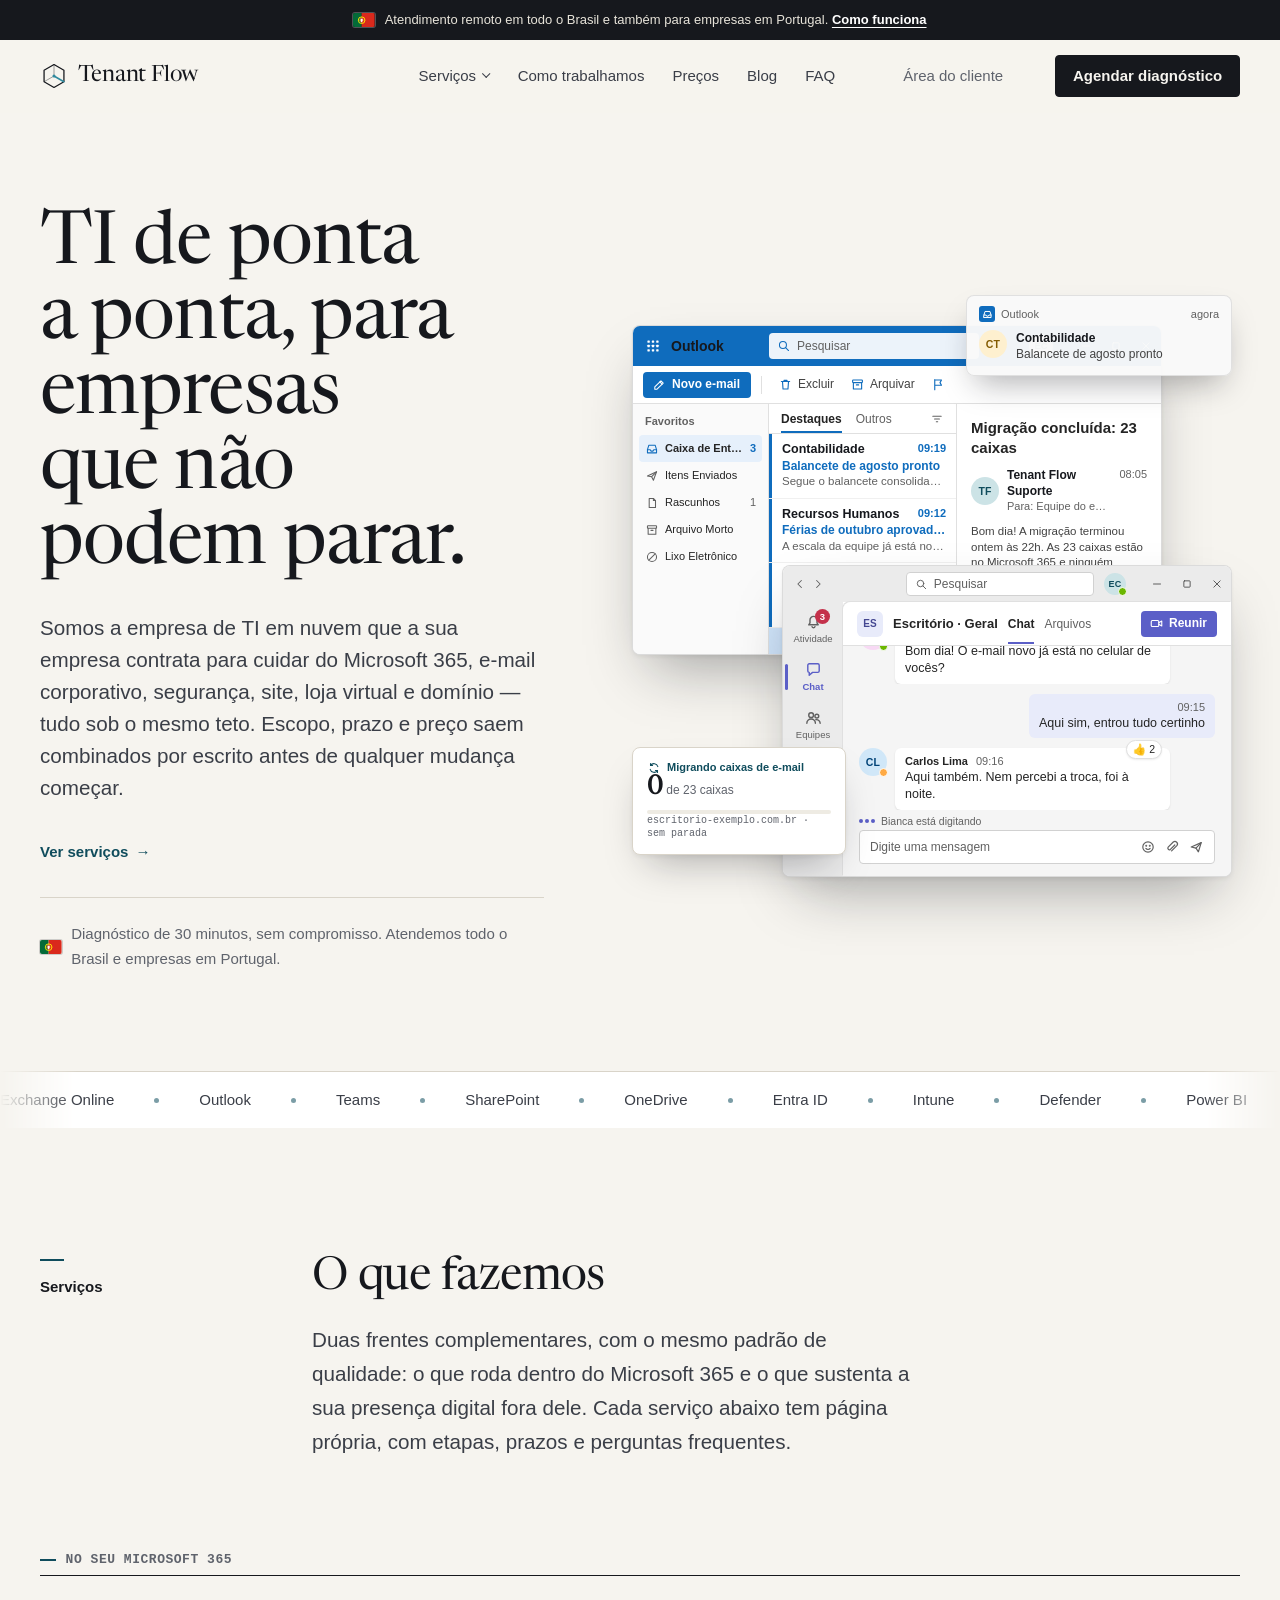
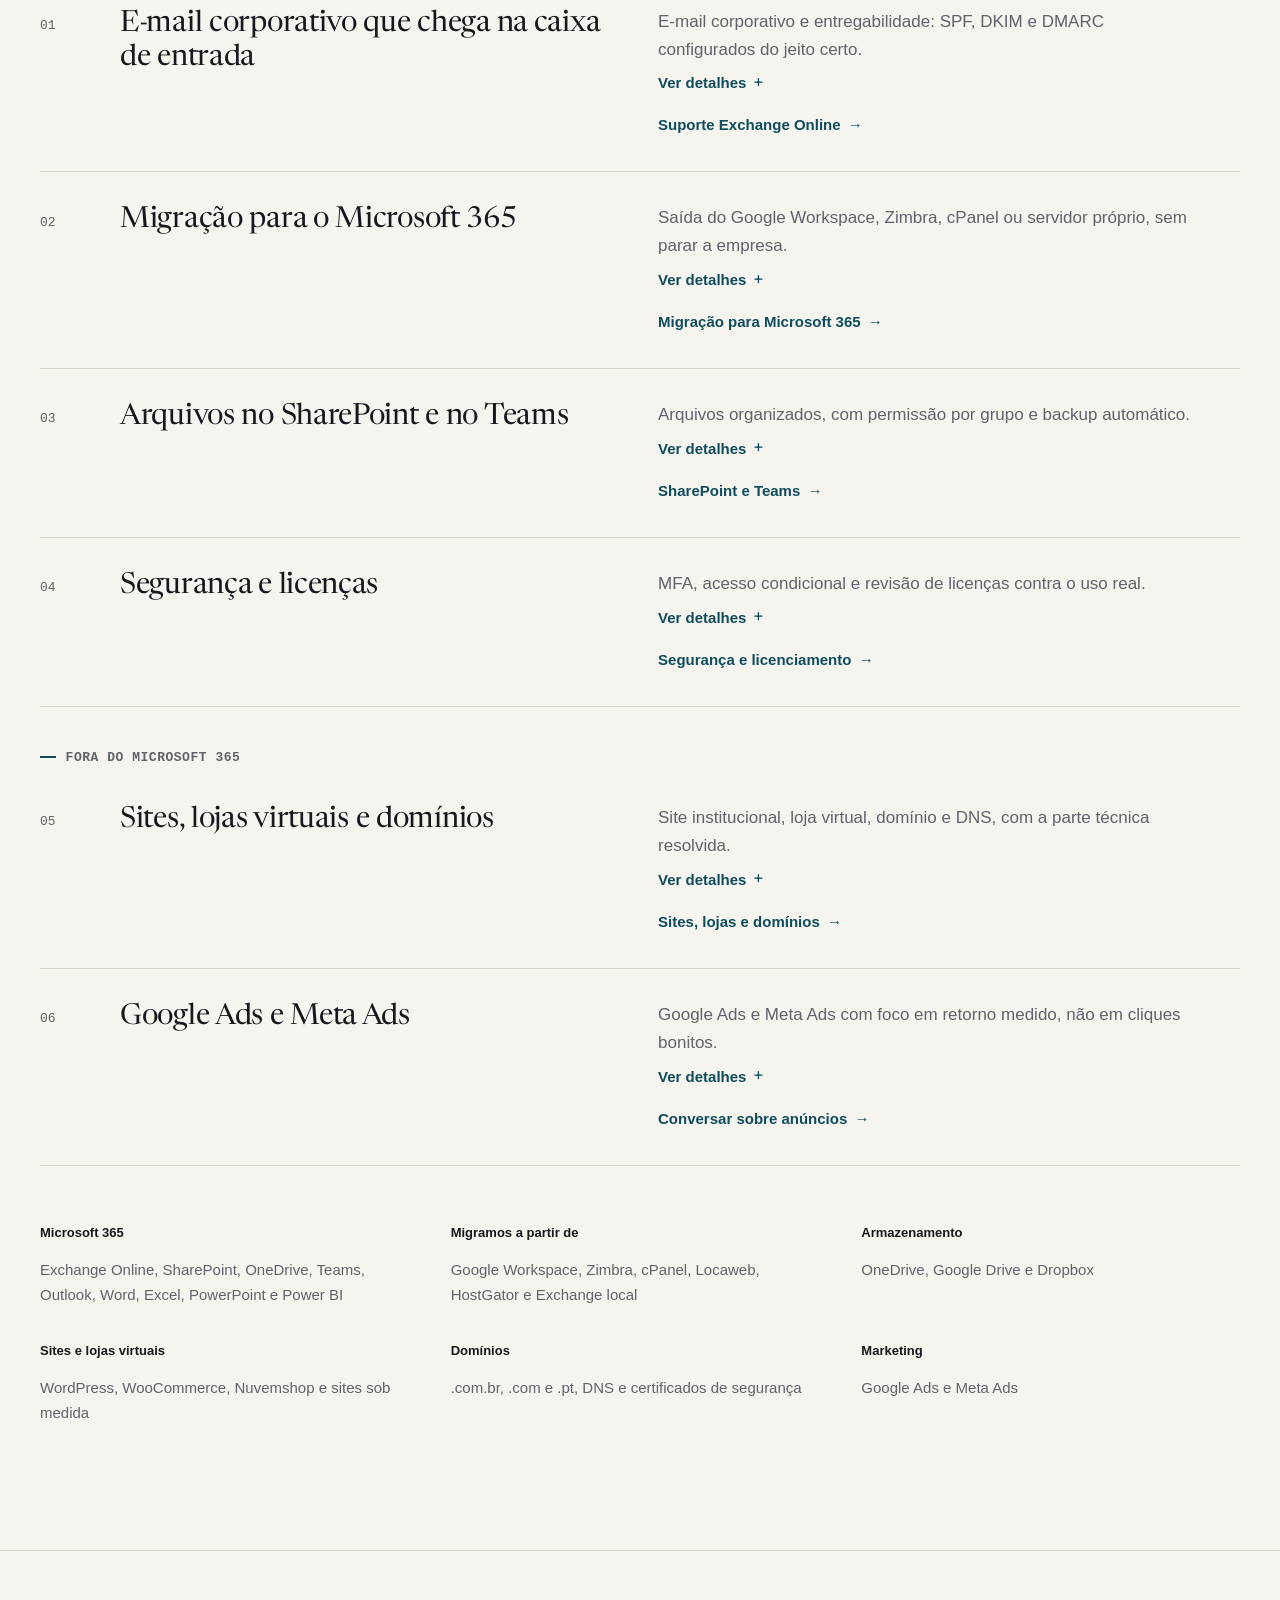
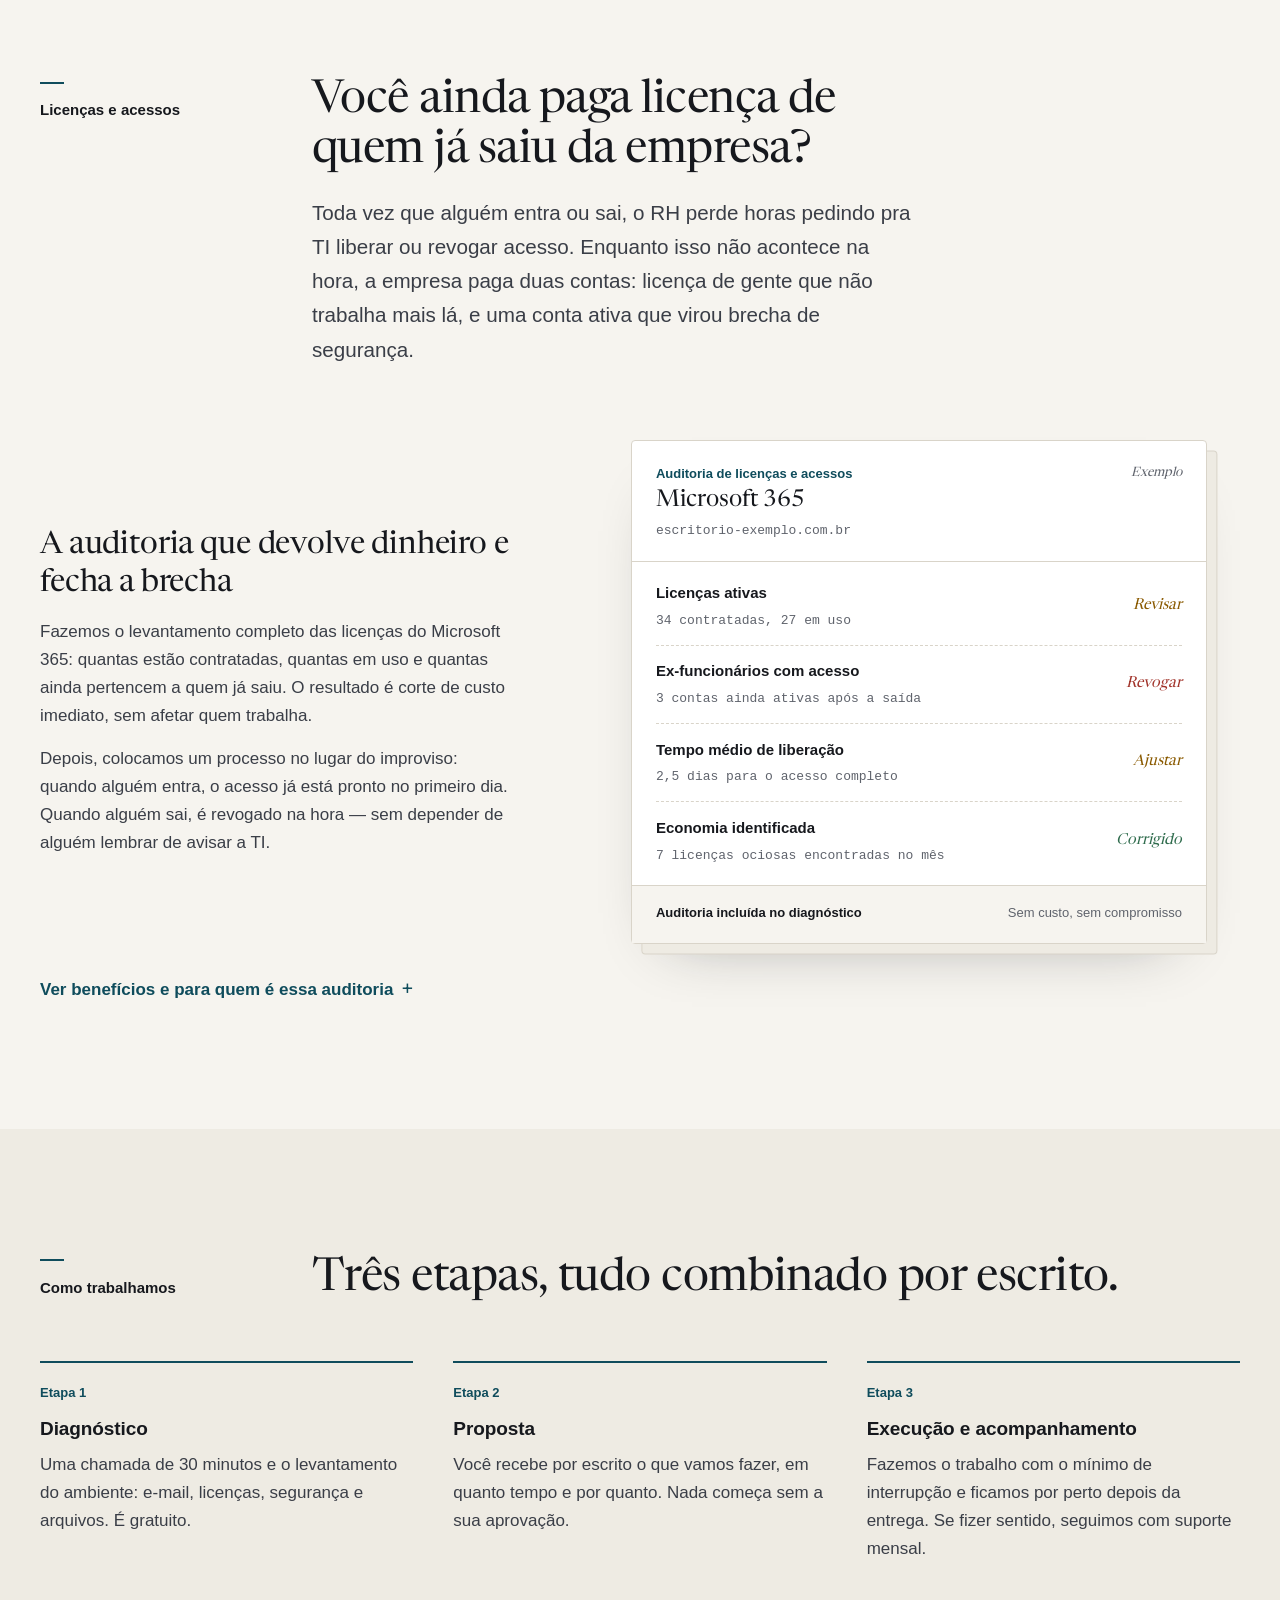
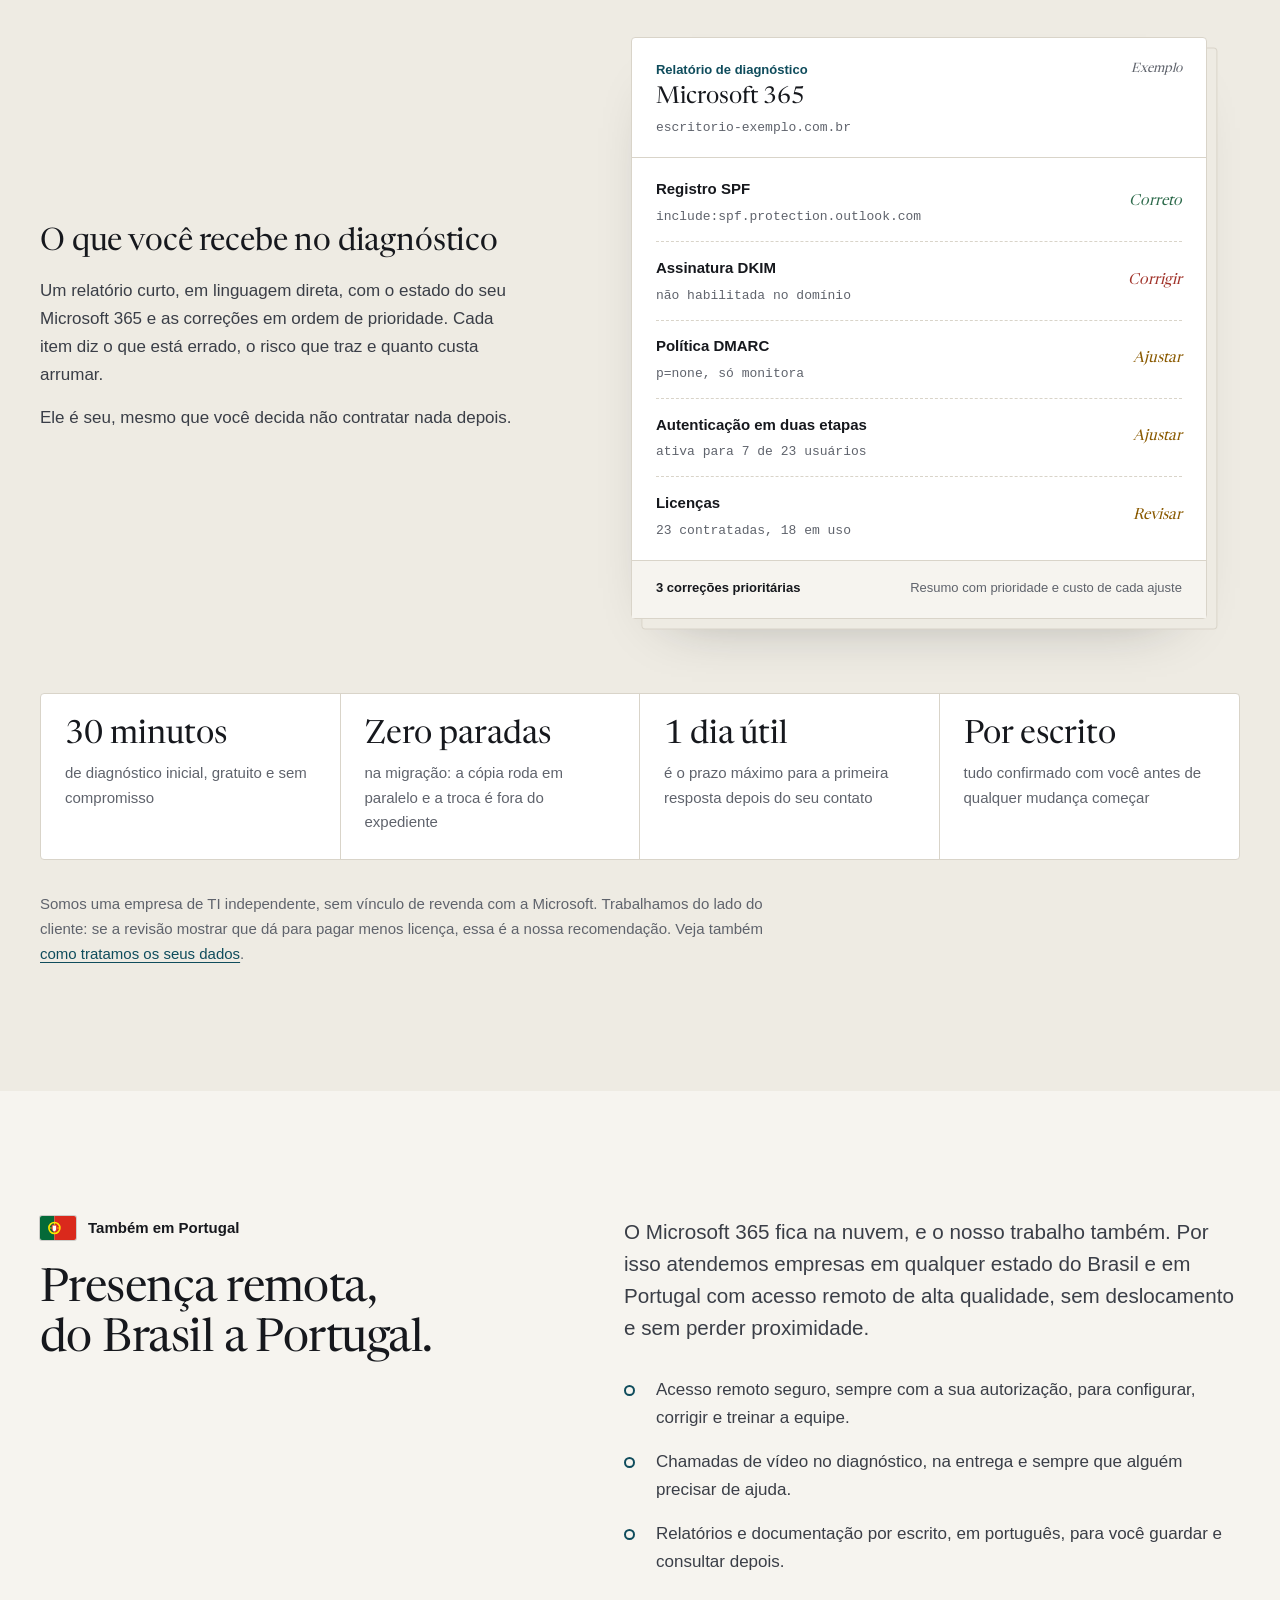
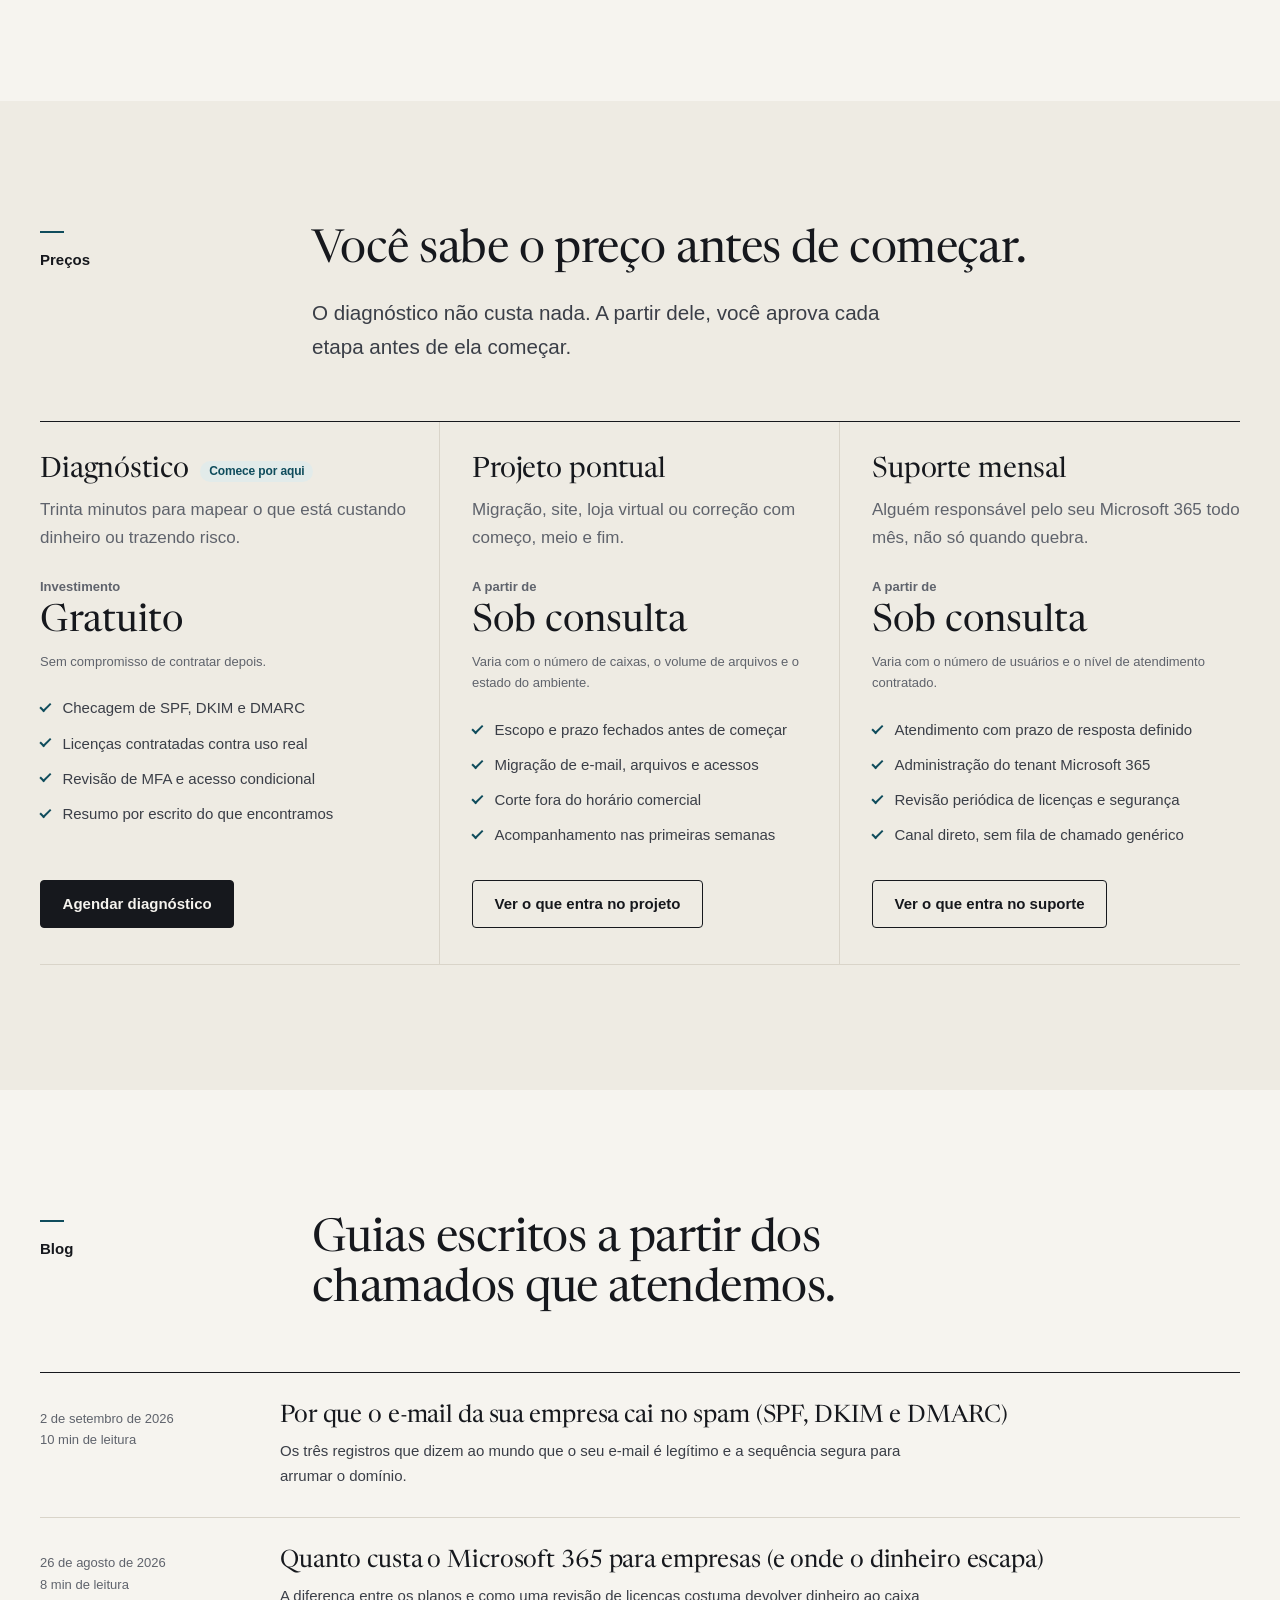
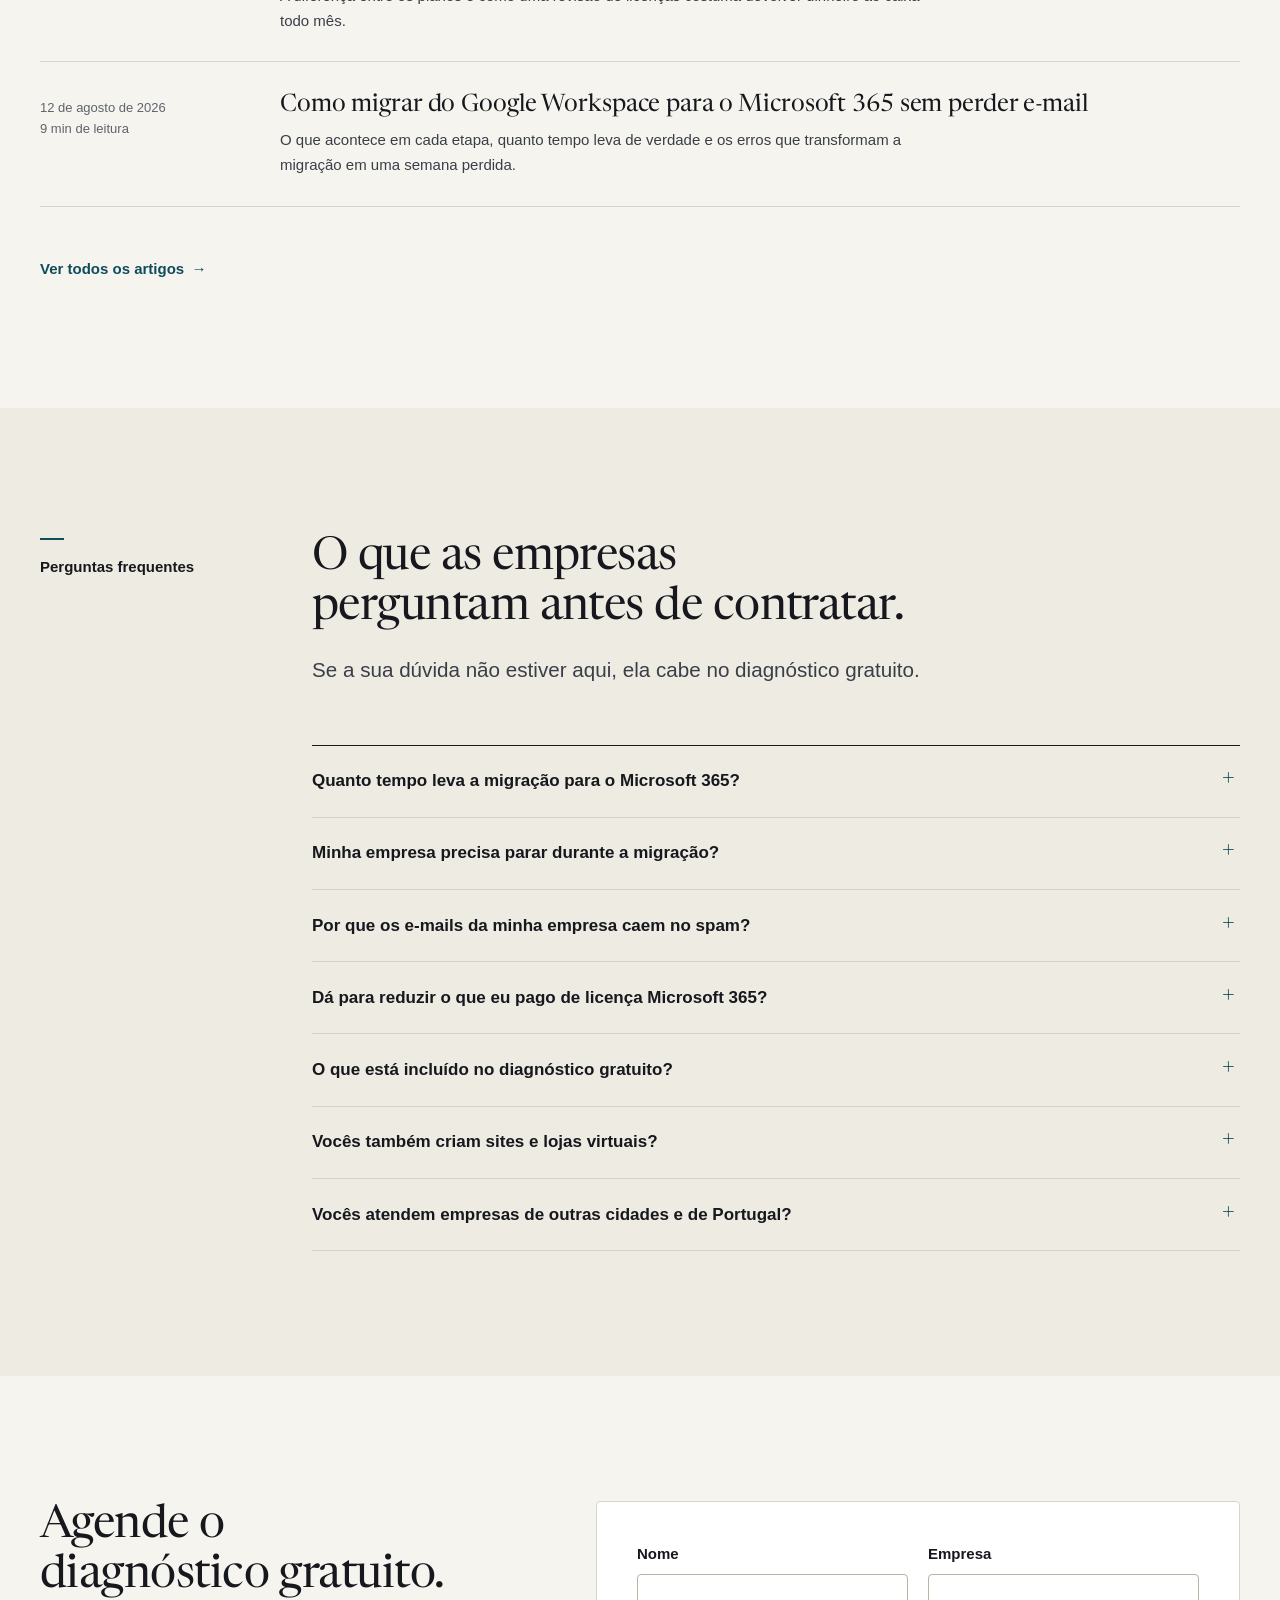
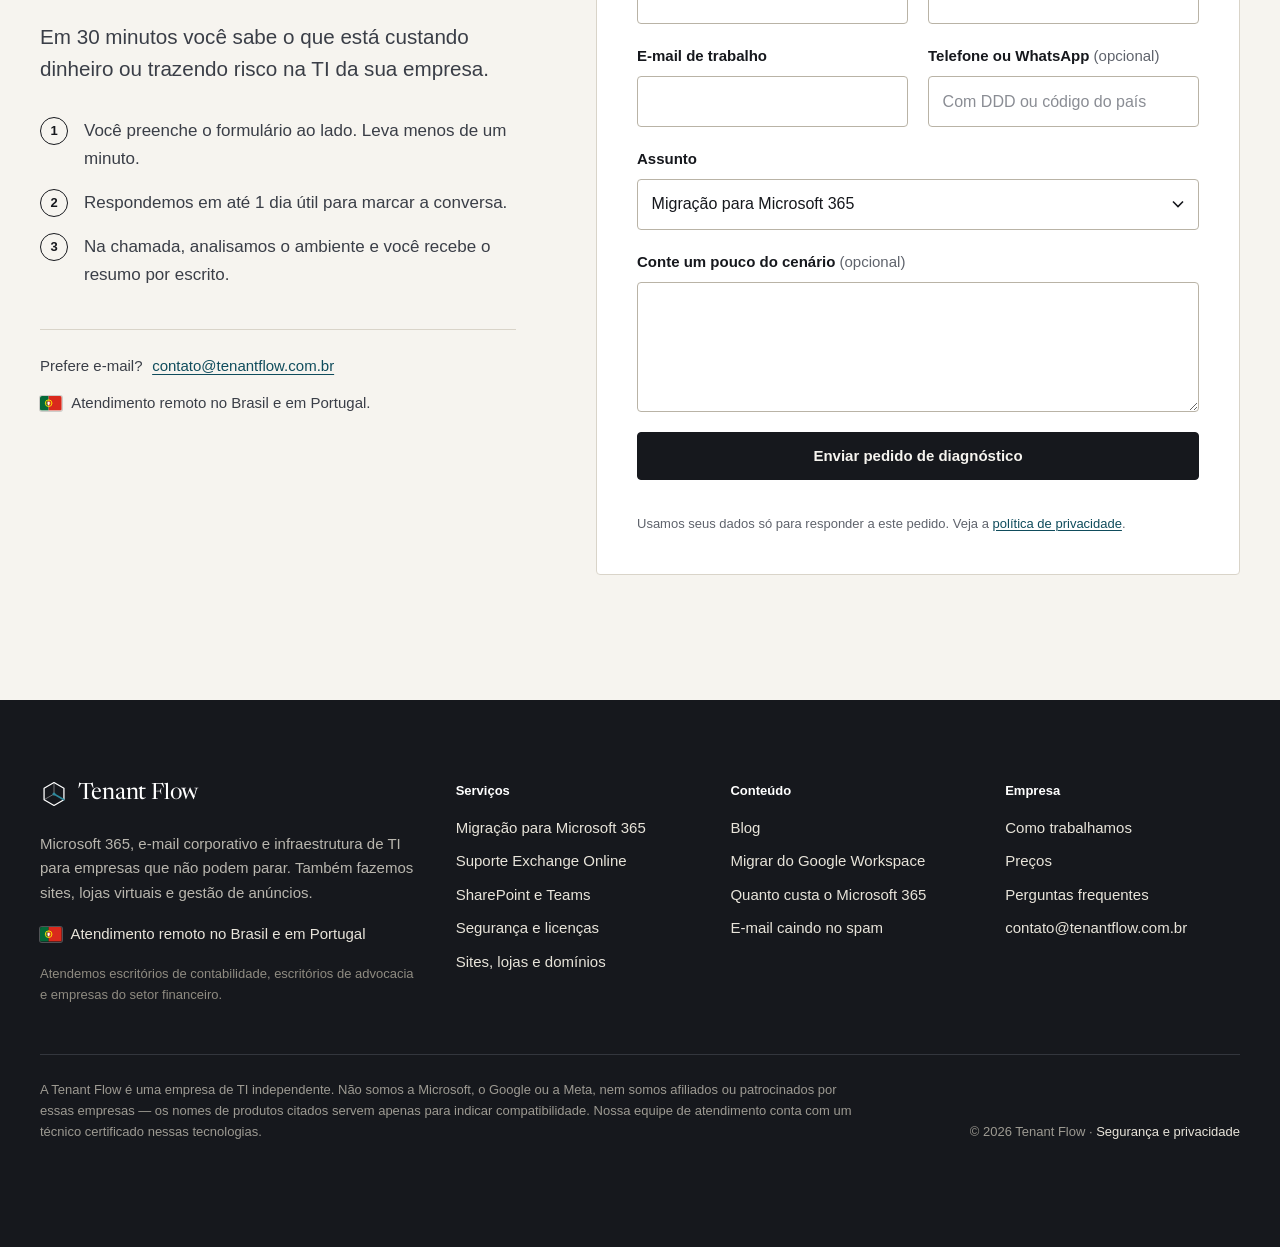
<file: index.html>
<!DOCTYPE html>
<html lang="pt-BR">
<head>
  <meta charset="utf-8">
  <meta name="viewport" content="width=device-width, initial-scale=1">
  <title>Microsoft 365, Sites e Lojas Virtuais para Empresas | Tenant Flow</title>
  <meta name="description" content="Microsoft 365, e-mail corporativo, sites, lojas virtuais e domínios para empresas no Brasil e em Portugal. Diagnóstico gratuito.">
  <link rel="canonical" href="https://tenantflow.com.br/">
  <meta name="robots" content="index,follow,max-image-preview:large">
  <meta name="theme-color" content="#f6f4ef">
  <!-- Google Search Console: troque o valor abaixo pelo token da sua propriedade -->
  <meta name="google-site-verification" content="COLE_AQUI_O_TOKEN_DO_SEARCH_CONSOLE">

  <meta property="og:type" content="website">
  <meta property="og:locale" content="pt_BR">
  <meta property="og:site_name" content="Tenant Flow">
  <meta property="og:title" content="Microsoft 365, Sites e Lojas Virtuais para Empresas | Tenant Flow">
  <meta property="og:description" content="Microsoft 365, e-mail corporativo, sites, lojas virtuais e domínios para empresas no Brasil e em Portugal. Diagnóstico gratuito.">
  <meta property="og:url" content="https://tenantflow.com.br/">
  <meta property="og:image" content="https://tenantflow.com.br/assets/og-tenant-flow.png">
  <meta property="og:image:width" content="1200">
  <meta property="og:image:height" content="630">
  <meta name="twitter:card" content="summary_large_image">

  <link rel="icon" href="/favicon.svg" type="image/svg+xml">
  <link rel="apple-touch-icon" href="/apple-touch-icon.png">
  <link rel="preload" href="/assets/newsreader-display.woff2" as="font" type="font/woff2" crossorigin>
  <link rel="stylesheet" href="/assets/site.css?v=20261025d">
  <script src="/assets/site.js?v=20261025d" defer></script>

  <script type="application/ld+json">{"@context":"https://schema.org","@type":"Organization","@id":"https://tenantflow.com.br/#organization","name":"Tenant Flow","url":"https://tenantflow.com.br/","email":"contato@tenantflow.com.br","logo":{"@type":"ImageObject","url":"https://tenantflow.com.br/assets/logo-tenant-flow.png","width":512,"height":512},"description":"Empresa de TI para pequenas e médias empresas: Microsoft 365, e-mail corporativo, segurança, sites, lojas virtuais, administração de domínios e gestão de anúncios.","areaServed":[{"@type":"Country","name":"Brasil"},{"@type":"Country","name":"Portugal"}],"knowsAbout":["Microsoft 365","Exchange Online","SharePoint Online","Microsoft Teams","OneDrive","Segurança da informação","Licenciamento Microsoft","Criação de sites","Lojas virtuais","Registro e administração de domínios","DNS","Google Ads","Meta Ads"],"contactPoint":[{"@type":"ContactPoint","contactType":"vendas","email":"contato@tenantflow.com.br","availableLanguage":["Portuguese"],"areaServed":["BR","PT"]}]}</script>
  <script type="application/ld+json">{"@context":"https://schema.org","@type":"WebSite","@id":"https://tenantflow.com.br/#website","url":"https://tenantflow.com.br/","name":"Tenant Flow","inLanguage":"pt-BR","publisher":{"@id":"https://tenantflow.com.br/#organization"}}</script>
  <script type="application/ld+json">{"@context":"https://schema.org","@type":"ProfessionalService","@id":"https://tenantflow.com.br/#business","name":"Tenant Flow","url":"https://tenantflow.com.br/","image":"https://tenantflow.com.br/assets/og-tenant-flow.png","parentOrganization":{"@id":"https://tenantflow.com.br/#organization"},"description":"Empresa de TI para pequenas e médias empresas: Microsoft 365, e-mail corporativo, segurança e licenciamento, sites, lojas virtuais e administração de domínios.","email":"contato@tenantflow.com.br","priceRange":"$$","areaServed":[{"@type":"Country","name":"Brasil"},{"@type":"Country","name":"Portugal"}],"address":{"@type":"PostalAddress","addressCountry":"BR"},"hasOfferCatalog":{"@type":"OfferCatalog","name":"Serviços Tenant Flow","itemListElement":[{"@type":"Offer","itemOffered":{"@type":"Service","name":"Migração para Microsoft 365","url":"https://tenantflow.com.br/migracao-microsoft-365/"}},{"@type":"Offer","itemOffered":{"@type":"Service","name":"Suporte Exchange Online","url":"https://tenantflow.com.br/suporte-exchange-online/"}},{"@type":"Offer","itemOffered":{"@type":"Service","name":"SharePoint e Teams","url":"https://tenantflow.com.br/sharepoint-e-teams/"}},{"@type":"Offer","itemOffered":{"@type":"Service","name":"Segurança e licenças","url":"https://tenantflow.com.br/seguranca-e-licenciamento-microsoft-365/"}},{"@type":"Offer","itemOffered":{"@type":"Service","name":"Sites, lojas e domínios","url":"https://tenantflow.com.br/sites-e-lojas-virtuais/"}}]}}</script>
  <script type="application/ld+json">{"@context":"https://schema.org","@type":"FAQPage","@id":"https://tenantflow.com.br/#faq","inLanguage":"pt-BR","mainEntity":[{"@type":"Question","name":"Quanto tempo leva a migração para o Microsoft 365?","acceptedAnswer":{"@type":"Answer","text":"Depende do volume de caixas de e-mail e de arquivos. O trabalho tem três etapas: inventário e preparação do tenant, cópia dos dados em paralelo ao ambiente atual e o corte final. Só a última etapa tem hora marcada, e ela acontece fora do horário comercial. O prazo exato da sua empresa sai por escrito no diagnóstico, antes de qualquer mudança começar."}},{"@type":"Question","name":"Minha empresa precisa parar durante a migração?","acceptedAnswer":{"@type":"Answer","text":"Não. A cópia de e-mails, arquivos e acessos roda em paralelo ao ambiente que a empresa está usando, e a troca definitiva acontece fora do horário comercial. A equipe continua trabalhando normalmente enquanto a mudança acontece."}},{"@type":"Question","name":"Por que os e-mails da minha empresa caem no spam?","acceptedAnswer":{"@type":"Answer","text":"Na maioria dos casos o problema é SPF, DKIM ou DMARC ausente ou mal configurado no domínio. São os três registros que provam aos provedores que a mensagem saiu mesmo de você. Sem eles, o Gmail e o Outlook tratam o seu e-mail como suspeito. Reputação do domínio e listas de bloqueio também pesam, e as duas coisas se corrigem."}},{"@type":"Question","name":"Dá para reduzir o que eu pago de licença Microsoft 365?","acceptedAnswer":{"@type":"Answer","text":"Quase sempre dá. Os desperdícios mais comuns são licenças de pessoas que já saíram da empresa, planos acima do que cada usuário realmente usa e recursos pagos em duplicidade com outra ferramenta. A revisão compara, linha a linha, o que está contratado com o uso real de cada pessoa."}},{"@type":"Question","name":"O que está incluído no diagnóstico gratuito?","acceptedAnswer":{"@type":"Answer","text":"Uma chamada de trinta minutos e o levantamento do seu ambiente: entregabilidade de e-mail (SPF, DKIM e DMARC), licenças contratadas contra uso real, configuração de segurança, como autenticação em duas etapas e acesso condicional, e a organização dos arquivos. Você recebe um resumo do que está errado e do que custa arrumar, sem compromisso de contratar nada depois."}},{"@type":"Question","name":"Vocês também criam sites e lojas virtuais?","acceptedAnswer":{"@type":"Answer","text":"Sim. Criamos site institucional e loja virtual e cuidamos da parte técnica que costuma ficar solta: registro e administração do domínio, DNS, e-mail, certificado de segurança e velocidade. O domínio fica no nome da sua empresa, com os acessos entregues a você."}},{"@type":"Question","name":"Vocês atendem empresas de outras cidades e de Portugal?","acceptedAnswer":{"@type":"Answer","text":"Sim. Administração de Microsoft 365, Exchange Online, SharePoint e Teams é remota por natureza, porque o ambiente já está na nuvem. Atendemos empresas em todo o Brasil e também em Portugal, por chamada de vídeo, e-mail e acesso remoto de alta qualidade, sempre com a sua autorização."}}]}</script>
</head>
<body>
<a class="skip-link" href="#conteudo">Pular para o conteúdo</a>

<div class="notice">
  <div class="container notice__inner">
    <svg class="flag" viewBox="0 0 30 20" role="img" aria-label="Bandeira de Portugal"><rect width="12" height="20" fill="#046a38"/><rect x="12" width="18" height="20" fill="#da291c"/><circle cx="12" cy="10" r="4.6" fill="none" stroke="#ffe900" stroke-width="1.3"/><path d="M7.6 10h8.8M12 5.4v9.2" stroke="#ffe900" stroke-width=".7"/><path d="M10.1 7.6h3.8v3.3c0 1.2-.9 2-1.9 2.3-1-.3-1.9-1.1-1.9-2.3z" fill="#fff" stroke="#da291c" stroke-width=".8"/></svg>
    <p>Atendimento remoto em todo o Brasil e também para empresas em Portugal. <a href="/#atendimento">Como funciona</a></p>
  </div>
</div>

<header class="site-header">
  <div class="container site-header__inner">
    <a class="brand" href="/" aria-label="Tenant Flow, página inicial">
      <svg class="brand__mark" viewBox="0 0 44 44" fill="none" aria-hidden="true"><path d="M22 4 37.6 13v18L22 40 6.4 31V13z" stroke="currentColor" stroke-width="2" stroke-linejoin="round"/><path d="M22 22V4M22 22 6.4 31" stroke="currentColor" stroke-width="1.4" stroke-opacity=".45"/><path d="M22 22 37.6 31" stroke="#2f8a9e" stroke-width="2.4" stroke-linecap="round"/><circle cx="22" cy="22" r="2.4" fill="#2f8a9e"/></svg>
      <span class="brand__name">Tenant Flow</span>
    </a>

    <nav class="nav" aria-label="Principal">
      <ul class="nav__list">
        <li class="nav__item--menu">
          <a class="nav__link" href="/#servicos">Serviços</a>
          <div class="nav__panel">
              <a href="/migracao-microsoft-365/"><strong>Migração para Microsoft 365</strong><span>Google Workspace, Zimbra ou servidor próprio</span></a>
              <a href="/suporte-exchange-online/"><strong>Suporte Exchange Online</strong><span>E-mail corporativo e entregabilidade</span></a>
              <a href="/sharepoint-e-teams/"><strong>SharePoint e Teams</strong><span>Arquivos, permissões e colaboração</span></a>
              <a href="/seguranca-e-licenciamento-microsoft-365/"><strong>Segurança e licenças</strong><span>MFA, acesso condicional e custos</span></a>
              <a href="/sites-e-lojas-virtuais/"><strong>Sites, lojas e domínios</strong><span>Site institucional, e-commerce e DNS</span></a>
          </div>
        </li>
        <li><a class="nav__link" href="/#processo">Como trabalhamos</a></li>
        <li><a class="nav__link" href="/#precos">Preços</a></li>
        <li><a class="nav__link" href="/blog/">Blog</a></li>
        <li><a class="nav__link" href="/#faq">FAQ</a></li>
      </ul>
    </nav>

    <a class="nav__client" href="/suporte/">Área do cliente</a>

    <div class="site-header__cta">
      <a class="button" href="/#contato">Agendar diagnóstico</a>
    </div>

    <button class="menu-toggle" type="button" aria-expanded="false" aria-controls="mobile-menu">
      <span class="menu-toggle__icon" aria-hidden="true"></span>
      <span class="menu-toggle__label">Menu</span>
    </button>
  </div>

  <nav class="mobile-menu" id="mobile-menu" aria-label="Menu" hidden>
    <div class="container mobile-menu__inner">
      <a href="/migracao-microsoft-365/">Migração para Microsoft 365</a>
      <a href="/suporte-exchange-online/">Suporte Exchange Online</a>
      <a href="/sharepoint-e-teams/">SharePoint e Teams</a>
      <a href="/seguranca-e-licenciamento-microsoft-365/">Segurança e licenças</a>
      <a href="/sites-e-lojas-virtuais/">Sites, lojas e domínios</a>
      <a href="/#processo">Como trabalhamos</a>
      <a href="/#precos">Preços</a>
      <a href="/blog/">Blog</a>
      <a href="/#faq">Perguntas frequentes</a>
      <a class="mobile-menu__client" href="/suporte/">Área do cliente</a>
      <a class="button button--block" href="/#contato">Agendar diagnóstico</a>
    </div>
  </nav>
</header>

<main id="conteudo">

  <section class="hero">
    <div class="container hero__grid">
      <div class="hero__copy">
        <h1 class="display">TI de ponta a ponta, para empresas que não podem parar.</h1>
        <p class="lead">Somos a empresa de TI em nuvem que a sua empresa contrata para cuidar do Microsoft 365, e-mail corporativo, segurança, site, loja virtual e domínio — tudo sob o mesmo teto. Escopo, prazo e preço saem combinados por escrito antes de qualquer mudança começar.</p>
        <div class="hero__actions">
          <a class="link-arrow" href="#servicos">Ver serviços</a>
        </div>
        <p class="hero__meta"><svg class="flag" viewBox="0 0 30 20" role="img" aria-label="Bandeira de Portugal"><rect width="12" height="20" fill="#046a38"/><rect x="12" width="18" height="20" fill="#da291c"/><circle cx="12" cy="10" r="4.6" fill="none" stroke="#ffe900" stroke-width="1.3"/><path d="M7.6 10h8.8M12 5.4v9.2" stroke="#ffe900" stroke-width=".7"/><path d="M10.1 7.6h3.8v3.3c0 1.2-.9 2-1.9 2.3-1-.3-1.9-1.1-1.9-2.3z" fill="#fff" stroke="#da291c" stroke-width=".8"/></svg> Diagnóstico de 30 minutos, sem compromisso. Atendemos todo o Brasil e empresas em Portugal.</p>
      </div>

      <figure class="scene" aria-label="Ilustração: Outlook e Teams em uso numa empresa atendida pela Tenant Flow">
        <div class="scene__canvas" aria-hidden="true">

          <div class="win win--outlook">
            <div class="ol-top">
              <span class="ol-top__app"><svg class="ic" viewBox="0 0 20 20" fill="none" stroke="currentColor" stroke-width="1.5" stroke-linecap="round" stroke-linejoin="round" aria-hidden="true"><g fill="currentColor" stroke="none"><rect x="3" y="3" width="3" height="3" rx=".6"/><rect x="8.5" y="3" width="3" height="3" rx=".6"/><rect x="14" y="3" width="3" height="3" rx=".6"/><rect x="3" y="8.5" width="3" height="3" rx=".6"/><rect x="8.5" y="8.5" width="3" height="3" rx=".6"/><rect x="14" y="8.5" width="3" height="3" rx=".6"/><rect x="3" y="14" width="3" height="3" rx=".6"/><rect x="8.5" y="14" width="3" height="3" rx=".6"/><rect x="14" y="14" width="3" height="3" rx=".6"/></g></svg><b>Outlook</b></span>
              <span class="ol-search"><svg class="ic" viewBox="0 0 20 20" fill="none" stroke="currentColor" stroke-width="1.5" stroke-linecap="round" stroke-linejoin="round" aria-hidden="true"><circle cx="8.5" cy="8.5" r="5"/><path d="m12.3 12.3 4.2 4.2"/></svg>Pesquisar</span>
              <span class="ol-top__me">EC</span>
              <span class="winctl"><svg class="ic" viewBox="0 0 20 20" fill="none" stroke="currentColor" stroke-width="1.5" stroke-linecap="round" stroke-linejoin="round" aria-hidden="true"><path d="M5 10h10"/></svg><svg class="ic" viewBox="0 0 20 20" fill="none" stroke="currentColor" stroke-width="1.5" stroke-linecap="round" stroke-linejoin="round" aria-hidden="true"><rect x="5.5" y="5.5" width="9" height="9" rx="1"/></svg><svg class="ic" viewBox="0 0 20 20" fill="none" stroke="currentColor" stroke-width="1.5" stroke-linecap="round" stroke-linejoin="round" aria-hidden="true"><path d="m5.5 5.5 9 9M14.5 5.5l-9 9"/></svg></span>
            </div>
            <div class="ol-bar">
              <span class="ol-new"><svg class="ic" viewBox="0 0 20 20" fill="none" stroke="currentColor" stroke-width="1.5" stroke-linecap="round" stroke-linejoin="round" aria-hidden="true"><path d="M4 16h3.2L16 7.2 12.8 4 4 12.8z"/><path d="m11.2 5.6 3.2 3.2"/></svg>Novo e-mail</span>
              <span class="ol-bar__sep"></span>
              <span class="ol-tool"><svg class="ic" viewBox="0 0 20 20" fill="none" stroke="currentColor" stroke-width="1.5" stroke-linecap="round" stroke-linejoin="round" aria-hidden="true"><path d="M4.5 6h11M8 6V4.5h4V6M6 6l.7 10h6.6L14 6"/></svg>Excluir</span>
              <span class="ol-tool"><svg class="ic" viewBox="0 0 20 20" fill="none" stroke="currentColor" stroke-width="1.5" stroke-linecap="round" stroke-linejoin="round" aria-hidden="true"><rect x="3.5" y="4" width="13" height="3.5" rx=".8"/><path d="M4.5 7.5V16h11V7.5M8.5 10.5h3"/></svg>Arquivar</span>
              <span class="ol-tool"><svg class="ic" viewBox="0 0 20 20" fill="none" stroke="currentColor" stroke-width="1.5" stroke-linecap="round" stroke-linejoin="round" aria-hidden="true"><path d="M5 17V3.5M5 4h9l-2 3.5 2 3.5H5"/></svg></span>
            </div>
            <div class="ol-body">
              <nav class="ol-folders">
                <p class="ol-folders__title">Favoritos</p>
                <span class="ol-folder is-active"><svg class="ic" viewBox="0 0 20 20" fill="none" stroke="currentColor" stroke-width="1.5" stroke-linecap="round" stroke-linejoin="round" aria-hidden="true"><path d="M3.5 11 5.5 4.5h9l2 6.5V15.5h-13z"/><path d="M3.5 11h4l1 2h3l1-2h4"/></svg><span class="ol-folder__name">Caixa de Entrada</span><b class="ol-count">2</b></span>
                <span class="ol-folder"><svg class="ic" viewBox="0 0 20 20" fill="none" stroke="currentColor" stroke-width="1.5" stroke-linecap="round" stroke-linejoin="round" aria-hidden="true"><path d="M3.5 10 16.5 4l-4.5 12-2.5-5z"/><path d="m9.5 11 7-7"/></svg><span class="ol-folder__name">Itens Enviados</span></span>
                <span class="ol-folder"><svg class="ic" viewBox="0 0 20 20" fill="none" stroke="currentColor" stroke-width="1.5" stroke-linecap="round" stroke-linejoin="round" aria-hidden="true"><path d="M6 3.5h6l3 3v10H6z"/><path d="M12 3.5v3h3"/></svg><span class="ol-folder__name">Rascunhos</span><em>1</em></span>
                <span class="ol-folder"><svg class="ic" viewBox="0 0 20 20" fill="none" stroke="currentColor" stroke-width="1.5" stroke-linecap="round" stroke-linejoin="round" aria-hidden="true"><rect x="3.5" y="4" width="13" height="3.5" rx=".8"/><path d="M4.5 7.5V16h11V7.5M8.5 10.5h3"/></svg><span class="ol-folder__name">Arquivo Morto</span></span>
                <span class="ol-folder"><svg class="ic" viewBox="0 0 20 20" fill="none" stroke="currentColor" stroke-width="1.5" stroke-linecap="round" stroke-linejoin="round" aria-hidden="true"><circle cx="10" cy="10" r="6.5"/><path d="m5.5 14.5 9-9"/></svg><span class="ol-folder__name">Lixo Eletrônico</span></span>
              </nav>
              <div class="ol-list">
                <div class="ol-tabs"><span class="is-active">Destaques</span><span>Outros</span><svg class="ic" viewBox="0 0 20 20" fill="none" stroke="currentColor" stroke-width="1.5" stroke-linecap="round" stroke-linejoin="round" aria-hidden="true"><path d="M4 6h12M6.5 10h7M9 14h2"/></svg></div>
                <div class="ol-mails">
              <div class="ol-mail is-unread">
                <div class="ol-mail__top"><b>Recursos Humanos</b><time>09:12</time></div>
                <p class="ol-mail__subject">Férias de outubro aprovadas</p>
                <p class="ol-mail__preview">A escala da equipe já está no calendário.</p>
              </div>
              <div class="ol-mail is-unread">
                <div class="ol-mail__top"><b>Comercial</b><time>08:47</time></div>
                <p class="ol-mail__subject">Proposta enviada ao cliente</p>
                <p class="ol-mail__preview">Mandei a versão final com os ajustes de prazo.</p>
              </div>
              <div class="ol-mail is-selected">
                <div class="ol-mail__top"><b>Tenant Flow Suporte</b><time>08:05</time></div>
                <p class="ol-mail__subject">Migração concluída: 23 caixas</p>
                <p class="ol-mail__preview">Corte feito às 22h, sem parada. Tudo conferido.</p>
              </div>
              <div class="ol-mail">
                <div class="ol-mail__top"><b>Recepção</b><time>Ontem</time></div>
                <p class="ol-mail__subject">Visita do cliente às 15h</p>
                <p class="ol-mail__preview">A sala de reunião do 2º andar já está reservada.</p>
              </div>
                </div>
              </div>
              <article class="ol-read">
                <p class="ol-read__subject">Migração concluída: 23 caixas</p>
                <div class="ol-read__from">
                  <span class="av av--teal">TF</span>
                  <p><b>Tenant Flow Suporte</b><span>Para: Equipe do escritório</span></p>
                  <time>08:05</time>
                </div>
                <div class="ol-read__body">
                  <p>Bom dia! A migração terminou ontem às 22h. As 23 caixas estão no Microsoft 365 e ninguém perdeu e-mail.</p>
                  <p>No celular, basta abrir o Outlook e entrar com a mesma senha.</p>
                </div>
                <span class="ol-attach"><i class="ol-attach__tile ol-attach__tile--pdf"><svg class="ic" viewBox="0 0 20 20" fill="none" stroke="currentColor" stroke-width="1.5" stroke-linecap="round" stroke-linejoin="round" aria-hidden="true"><path d="M6 3.5h5.5L15 7v9.5H6z"/><path d="M11.5 3.5V7H15"/></svg></i>relatorio-migracao.pdf</span>
                <div class="ol-read__actions"><span><svg class="ic" viewBox="0 0 20 20" fill="none" stroke="currentColor" stroke-width="1.5" stroke-linecap="round" stroke-linejoin="round" aria-hidden="true"><path d="M8.5 5 4 9.5 8.5 14"/><path d="M4 9.5h7a5 5 0 0 1 5 5v1"/></svg>Responder</span><span><svg class="ic" viewBox="0 0 20 20" fill="none" stroke="currentColor" stroke-width="1.5" stroke-linecap="round" stroke-linejoin="round" aria-hidden="true"><path d="M11.5 5 16 9.5 11.5 14"/><path d="M16 9.5H9a5 5 0 0 0-5 5v1"/></svg>Encaminhar</span></div>
              </article>
            </div>
          </div>

          <div class="win win--teams">
            <div class="tm-top">
              <span class="tm-nav"><svg class="ic" viewBox="0 0 20 20" fill="none" stroke="currentColor" stroke-width="1.5" stroke-linecap="round" stroke-linejoin="round" aria-hidden="true"><path d="m12 5-5 5 5 5"/></svg><svg class="ic" viewBox="0 0 20 20" fill="none" stroke="currentColor" stroke-width="1.5" stroke-linecap="round" stroke-linejoin="round" aria-hidden="true"><path d="m8 5 5 5-5 5"/></svg></span>
              <span class="tm-search"><svg class="ic" viewBox="0 0 20 20" fill="none" stroke="currentColor" stroke-width="1.5" stroke-linecap="round" stroke-linejoin="round" aria-hidden="true"><circle cx="8.5" cy="8.5" r="5"/><path d="m12.3 12.3 4.2 4.2"/></svg>Pesquisar</span>
              <span class="av av--sm av--teal">EC<i class="pres pres--on"></i></span>
              <span class="winctl"><svg class="ic" viewBox="0 0 20 20" fill="none" stroke="currentColor" stroke-width="1.5" stroke-linecap="round" stroke-linejoin="round" aria-hidden="true"><path d="M5 10h10"/></svg><svg class="ic" viewBox="0 0 20 20" fill="none" stroke="currentColor" stroke-width="1.5" stroke-linecap="round" stroke-linejoin="round" aria-hidden="true"><rect x="5.5" y="5.5" width="9" height="9" rx="1"/></svg><svg class="ic" viewBox="0 0 20 20" fill="none" stroke="currentColor" stroke-width="1.5" stroke-linecap="round" stroke-linejoin="round" aria-hidden="true"><path d="m5.5 5.5 9 9M14.5 5.5l-9 9"/></svg></span>
            </div>
            <div class="tm-body">
              <nav class="tm-rail">
                <span class="tm-app"><svg class="ic" viewBox="0 0 20 20" fill="none" stroke="currentColor" stroke-width="1.5" stroke-linecap="round" stroke-linejoin="round" aria-hidden="true"><path d="M5 13.5h10l-1.3-2V8.3a3.7 3.7 0 0 0-7.4 0v3.2z"/><path d="M8.5 15.5a1.6 1.6 0 0 0 3 0"/></svg>Atividade<b class="tm-badge">3</b></span>
                <span class="tm-app is-active"><svg class="ic" viewBox="0 0 20 20" fill="none" stroke="currentColor" stroke-width="1.5" stroke-linecap="round" stroke-linejoin="round" aria-hidden="true"><path d="M4 5.5A1.5 1.5 0 0 1 5.5 4h9A1.5 1.5 0 0 1 16 5.5v6a1.5 1.5 0 0 1-1.5 1.5H9l-3.5 3v-3h0A1.5 1.5 0 0 1 4 11.5z"/></svg>Chat</span>
                <span class="tm-app"><svg class="ic" viewBox="0 0 20 20" fill="none" stroke="currentColor" stroke-width="1.5" stroke-linecap="round" stroke-linejoin="round" aria-hidden="true"><circle cx="7.5" cy="7.5" r="2.5"/><path d="M3 16a4.5 4.5 0 0 1 9 0"/><circle cx="13.5" cy="8.5" r="2"/><path d="M12.5 12.3A3.8 3.8 0 0 1 17 16"/></svg>Equipes</span>
                <span class="tm-app"><svg class="ic" viewBox="0 0 20 20" fill="none" stroke="currentColor" stroke-width="1.5" stroke-linecap="round" stroke-linejoin="round" aria-hidden="true"><rect x="3.5" y="4.5" width="13" height="12" rx="1.5"/><path d="M3.5 8h13M7 3v3M13 3v3"/></svg>Calendário</span>
                <span class="tm-app"><svg class="ic" viewBox="0 0 20 20" fill="none" stroke="currentColor" stroke-width="1.5" stroke-linecap="round" stroke-linejoin="round" aria-hidden="true"><path d="M5 3.5h2.5l1.3 3.2-1.6 1a8 8 0 0 0 5.1 5.1l1-1.6 3.2 1.3V15a1.5 1.5 0 0 1-1.6 1.5A12 12 0 0 1 3.5 5.1 1.5 1.5 0 0 1 5 3.5z"/></svg>Chamadas</span>
              </nav>
              <div class="tm-main">
                <div class="tm-head">
                  <span class="tm-group">ES</span>
                  <p class="tm-head__name">Escritório · Geral</p>
                  <span class="tm-tab is-active">Chat</span>
                  <span class="tm-tab">Arquivos</span>
                  <span class="tm-meet"><svg class="ic" viewBox="0 0 20 20" fill="none" stroke="currentColor" stroke-width="1.5" stroke-linecap="round" stroke-linejoin="round" aria-hidden="true"><rect x="3" y="6" width="10" height="8" rx="1.5"/><path d="m13 9 4-2.3v6.6L13 11"/></svg>Reunir</span>
                </div>
                <div class="tm-feed">
              <div class="tm-msg is-in">
                <div class="tm-msg__in"><div class="tm-msg__row">
                  <span class="av av--berry">AR<i class="pres pres--on"></i></span>
                  <div class="tm-bubble"><p class="tm-bubble__meta"><b>Ana Ribeiro</b><time>09:14</time></p><p class="tm-bubble__text">Bom dia! O e-mail novo já está no celular de vocês?</p></div>
                </div></div>
              </div>
              <div class="tm-msg tm-msg--me is-in">
                <div class="tm-msg__in"><div class="tm-msg__row">
                  <div class="tm-bubble"><p class="tm-bubble__meta"><time>09:15</time></p><p class="tm-bubble__text">Aqui sim, entrou tudo certinho</p></div>
                </div></div>
              </div>
              <div class="tm-msg is-in">
                <div class="tm-msg__in"><div class="tm-msg__row">
                  <span class="av av--blue">CL<i class="pres pres--away"></i></span>
                  <div class="tm-bubble"><p class="tm-bubble__meta"><b>Carlos Lima</b><time>09:16</time></p><p class="tm-bubble__text">Aqui também. Nem percebi a troca, foi à noite.</p><span class="tm-react">👍 2</span></div>
                </div></div>
              </div>
                </div>
                <p class="tm-typing"><span class="tm-typing__dots"><i></i><i></i><i></i></span><span class="tm-typing__who">Bianca está digitando</span></p>
                <div class="tm-compose">
                  <span class="tm-compose__text"><span class="tm-compose__ph">Digite uma mensagem</span></span>
                  <span class="tm-compose__tools"><svg class="ic" viewBox="0 0 20 20" fill="none" stroke="currentColor" stroke-width="1.5" stroke-linecap="round" stroke-linejoin="round" aria-hidden="true"><circle cx="10" cy="10" r="6.5"/><path d="M7.3 11.8a3.4 3.4 0 0 0 5.4 0"/><circle cx="7.8" cy="8.5" r=".5" fill="currentColor"/><circle cx="12.2" cy="8.5" r=".5" fill="currentColor"/></svg><svg class="ic" viewBox="0 0 20 20" fill="none" stroke="currentColor" stroke-width="1.5" stroke-linecap="round" stroke-linejoin="round" aria-hidden="true"><path d="M13.5 7.5 8 13a2 2 0 0 1-2.8-2.8l6.4-6.4a3.2 3.2 0 0 1 4.5 4.5l-6.6 6.6"/></svg><i class="tm-send"><svg class="ic" viewBox="0 0 20 20" fill="none" stroke="currentColor" stroke-width="1.5" stroke-linecap="round" stroke-linejoin="round" aria-hidden="true"><path d="M4 10 16.5 4.5 13 16l-3-4.5z"/><path d="M10 11.5 16.5 4.5"/></svg></i></span>
                </div>
              </div>
            </div>
          </div>

          <div class="job is-done">
            <p class="job__kicker"><svg class="ic job__spin" viewBox="0 0 20 20" fill="none" stroke="currentColor" stroke-width="1.5" stroke-linecap="round" stroke-linejoin="round" aria-hidden="true"><path d="M15.5 8A5.8 5.8 0 0 0 5 6.5M4.5 12A5.8 5.8 0 0 0 15 13.5"/><path d="M5 3.5v3h3M15 16.5v-3h-3"/></svg><svg class="ic job__ok" viewBox="0 0 20 20" fill="none" stroke="currentColor" stroke-width="1.5" stroke-linecap="round" stroke-linejoin="round" aria-hidden="true"><path d="m5 10.5 3.2 3L15 6.5"/></svg><span class="job__state">Migração concluída</span></p>
            <p class="job__count"><b class="job__n">23</b> de 23 caixas</p>
            <span class="job__bar"><i class="job__fill"></i></span>
            <p class="job__note">escritorio-exemplo.com.br · sem parada</p>
          </div>

          <div class="toast">
            <p class="toast__app"><i class="toast__tile"><svg class="ic" viewBox="0 0 20 20" fill="none" stroke="currentColor" stroke-width="1.5" stroke-linecap="round" stroke-linejoin="round" aria-hidden="true"><path d="M3.5 11 5.5 4.5h9l2 6.5V15.5h-13z"/><path d="M3.5 11h4l1 2h3l1-2h4"/></svg></i>Outlook<time>agora</time></p>
            <div class="toast__body">
              <span class="av av--amber toast__av">CT</span>
              <p><b class="toast__from">Contabilidade</b><span class="toast__subject">Balancete de agosto pronto</span></p>
            </div>
          </div>

          <span class="cursor">
            <svg viewBox="0 0 16 22" aria-hidden="true"><path d="M1 1v17.5l4.6-4.4 3 6.6 3-1.4-3-6.4H15z" fill="#fff" stroke="#16181d" stroke-width="1.2" stroke-linejoin="round"/></svg>
          </span>
        </div>
      </figure>
    </div>
  </section>

  <div class="ticker" aria-hidden="true">
    <div class="ticker__track"><ul><li>Exchange Online</li><li>Outlook</li><li>Teams</li><li>SharePoint</li><li>OneDrive</li><li>Entra ID</li><li>Intune</li><li>Defender</li><li>Power BI</li><li>SPF, DKIM e DMARC</li><li>Acesso condicional</li><li>Licenciamento</li><li>Sites institucionais</li><li>Lojas virtuais</li><li>Domínios e DNS</li></ul><ul><li>Exchange Online</li><li>Outlook</li><li>Teams</li><li>SharePoint</li><li>OneDrive</li><li>Entra ID</li><li>Intune</li><li>Defender</li><li>Power BI</li><li>SPF, DKIM e DMARC</li><li>Acesso condicional</li><li>Licenciamento</li><li>Sites institucionais</li><li>Lojas virtuais</li><li>Domínios e DNS</li></ul></div>
  </div>

  <section class="section" id="servicos">
    <div class="container">
      <div class="section-head">
        <p class="section-head__label">Serviços</p>
        <div>
          <h2>O que fazemos</h2>
          <p class="section-head__intro">Duas frentes complementares, com o mesmo padrão de qualidade: o que roda dentro do Microsoft 365 e o que sustenta a sua presença digital fora dele. Cada serviço abaixo tem página própria, com etapas, prazos e perguntas frequentes.</p>
        </div>
      </div>

      <div class="services-group">
        <p class="services-group__label">No seu Microsoft 365</p>
        <ol class="services">
          <li class="service">
            <span class="service__number">01</span>
            <h3 class="service__title"><a href="/suporte-exchange-online/">E-mail corporativo que chega na caixa de entrada</a></h3>
            <div class="service__text">
              <p class="service__teaser">E-mail corporativo e entregabilidade: SPF, DKIM e DMARC configurados do jeito certo.</p>
              <details class="service__more"><summary>Ver detalhes</summary><p>E-mail corporativo no seu domínio, com SPF, DKIM e DMARC configurados do jeito certo, proteção contra phishing e caixas compartilhadas. Cuidamos de todo o fluxo — do DNS ao suporte do dia a dia no Exchange Online.</p></details>
              <a class="link-arrow" href="/suporte-exchange-online/">Suporte Exchange Online</a>
            </div>
          </li>
          <li class="service">
            <span class="service__number">02</span>
            <h3 class="service__title"><a href="/migracao-microsoft-365/">Migração para o Microsoft 365</a></h3>
            <div class="service__text">
              <p class="service__teaser">Saída do Google Workspace, Zimbra, cPanel ou servidor próprio, sem parar a empresa.</p>
              <details class="service__more"><summary>Ver detalhes</summary><p>Tiramos sua empresa do e-mail antigo, do Google Workspace, Zimbra, cPanel ou servidor próprio, com histórico preservado, cópia em paralelo e troca fora do horário comercial. Acompanhamento nos primeiros dias para não sobrar ponta solta.</p></details>
              <a class="link-arrow" href="/migracao-microsoft-365/">Migração para Microsoft 365</a>
            </div>
          </li>
          <li class="service">
            <span class="service__number">03</span>
            <h3 class="service__title"><a href="/sharepoint-e-teams/">Arquivos no SharePoint e no Teams</a></h3>
            <div class="service__text">
              <p class="service__teaser">Arquivos organizados, com permissão por grupo e backup automático.</p>
              <details class="service__more"><summary>Ver detalhes</summary><p>Estrutura de pastas por área de negócio, permissão por grupo, versionamento ligado e backup automático. Acaba o arquivo importante guardado no notebook de uma pessoa só — e o time realmente passa a usar.</p></details>
              <a class="link-arrow" href="/sharepoint-e-teams/">SharePoint e Teams</a>
            </div>
          </li>
          <li class="service">
            <span class="service__number">04</span>
            <h3 class="service__title"><a href="/seguranca-e-licenciamento-microsoft-365/">Segurança e licenças</a></h3>
            <div class="service__text">
              <p class="service__teaser">MFA, acesso condicional e revisão de licenças contra o uso real.</p>
              <details class="service__more"><summary>Ver detalhes</summary><p>Autenticação em duas etapas, acesso condicional e políticas antiphishing configuradas de verdade — a segurança que evita prejuízo. Revisão das licenças contratadas contra o uso real, para devolver dinheiro ao caixa todo mês.</p></details>
              <a class="link-arrow" href="/seguranca-e-licenciamento-microsoft-365/">Segurança e licenciamento</a>
            </div>
          </li>
        </ol>
      </div>

      <div class="services-group">
        <p class="services-group__label">Fora do Microsoft 365</p>
        <ol class="services">
          <li class="service">
            <span class="service__number">05</span>
            <h3 class="service__title"><a href="/sites-e-lojas-virtuais/">Sites, lojas virtuais e domínios</a></h3>
            <div class="service__text">
              <p class="service__teaser">Site institucional, loja virtual, domínio e DNS, com a parte técnica resolvida.</p>
              <details class="service__more"><summary>Ver detalhes</summary><p>Site institucional ou loja virtual com a parte técnica resolvida: domínio, DNS, e-mail corporativo, certificado de segurança e velocidade. Você recebe tudo funcionando e sabe onde cada coisa está.</p></details>
              <a class="link-arrow" href="/sites-e-lojas-virtuais/">Sites, lojas e domínios</a>
            </div>
          </li>
          <li class="service">
            <span class="service__number">06</span>
            <h3 class="service__title"><a href="/?assunto=anuncios#contato">Google Ads e Meta Ads</a></h3>
            <div class="service__text">
              <p class="service__teaser">Google Ads e Meta Ads com foco em retorno medido, não em cliques bonitos.</p>
              <details class="service__more"><summary>Ver detalhes</summary><p>Gestão de campanhas com foco em retorno medido, não em cliques bonitos no relatório. Acompanhamos os resultados com você e ajustamos o que não estiver performando.</p></details>
              <a class="link-arrow" href="/?assunto=anuncios#contato">Conversar sobre anúncios</a>
            </div>
          </li>
        </ol>
      </div>

      <div class="stack">
        <div>
          <p class="stack__title">Microsoft 365</p>
          <p class="stack__items">Exchange Online, SharePoint, OneDrive, Teams, Outlook, Word, Excel, PowerPoint e Power BI</p>
        </div>
        <div>
          <p class="stack__title">Migramos a partir de</p>
          <p class="stack__items">Google Workspace, Zimbra, cPanel, Locaweb, HostGator e Exchange local</p>
        </div>
        <div>
          <p class="stack__title">Armazenamento</p>
          <p class="stack__items">OneDrive, Google Drive e Dropbox</p>
        </div>
        <div>
          <p class="stack__title">Sites e lojas virtuais</p>
          <p class="stack__items">WordPress, WooCommerce, Nuvemshop e sites sob medida</p>
        </div>
        <div>
          <p class="stack__title">Domínios</p>
          <p class="stack__items">.com.br, .com e .pt, DNS e certificados de segurança</p>
        </div>
        <div>
          <p class="stack__title">Marketing</p>
          <p class="stack__items">Google Ads e Meta Ads</p>
        </div>
      </div>
    </div>
  </section>

  <section class="section" id="acessos">
    <div class="container">
      <div class="section-head">
        <p class="section-head__label">Licenças e acessos</p>
        <div>
          <h2>Você ainda paga licença de quem já saiu da empresa?</h2>
          <p class="section-head__intro">Toda vez que alguém entra ou sai, o RH perde horas pedindo pra TI liberar ou revogar acesso. Enquanto isso não acontece na hora, a empresa paga duas contas: licença de gente que não trabalha mais lá, e uma conta ativa que virou brecha de segurança.</p>
        </div>
      </div>

      <div class="dx">
        <div class="dx__copy">
          <h3 class="dx__title">A auditoria que devolve dinheiro e fecha a brecha</h3>
          <p>Fazemos o levantamento completo das licenças do Microsoft 365: quantas estão contratadas, quantas em uso e quantas ainda pertencem a quem já saiu. O resultado é corte de custo imediato, sem afetar quem trabalha.</p>
          <p>Depois, colocamos um processo no lugar do improviso: quando alguém entra, o acesso já está pronto no primeiro dia. Quando alguém sai, é revogado na hora — sem depender de alguém lembrar de avisar a TI.</p>
        </div>
        <figure class="report" aria-label="Exemplo de auditoria de licenças e acessos">
          <div class="report__head">
            <div>
              <p class="report__kicker">Auditoria de licenças e acessos</p>
              <p class="report__title">Microsoft 365</p>
              <p class="report__domain">escritorio-exemplo.com.br</p>
            </div>
            <span class="report__tag">Exemplo</span>
          </div>
          <dl class="report__rows">
            <div class="report__row">
              <dt>Licenças ativas</dt>
              <dd>34 contratadas, 27 em uso</dd>
              <span class="status status--warn">Revisar</span>
            </div>
            <div class="report__row">
              <dt>Ex-funcionários com acesso</dt>
              <dd>3 contas ainda ativas após a saída</dd>
              <span class="status status--bad">Revogar</span>
            </div>
            <div class="report__row">
              <dt>Tempo médio de liberação</dt>
              <dd>2,5 dias para o acesso completo</dd>
              <span class="status status--warn">Ajustar</span>
            </div>
            <div class="report__row">
              <dt>Economia identificada</dt>
              <dd>7 licenças ociosas encontradas no mês</dd>
              <span class="status status--ok">Corrigido</span>
            </div>
          </dl>
          <figcaption class="report__foot">
            <span><strong>Auditoria incluída no diagnóstico</strong></span>
            <span>Sem custo, sem compromisso</span>
          </figcaption>
        </figure>
      </div>

      <details class="section__more">
        <summary>Ver benefícios e para quem é essa auditoria</summary>
        <dl class="promises promises--3">
        <div class="promise">
          <dt>Redução de custos</dt>
          <dd>Você para de pagar licença de quem já saiu. Comparamos, linha a linha, o que está contratado com quem realmente usa — e cortamos o resto.</dd>
        </div>
        <div class="promise">
          <dt>Mitigação de riscos</dt>
          <dd>Acesso ativo de quem não trabalha mais na empresa é a porta mais fácil pra um vazamento. Fechamos essa brecha no mesmo dia da saída, não semanas depois.</dd>
        </div>
        <div class="promise">
          <dt>Produtividade</dt>
          <dd>Quem entra começa a trabalhar no primeiro dia, com tudo liberado. O RH para de abrir chamado e esperar resposta da TI a cada admissão ou desligamento.</dd>
        </div>
      </dl>

      <p class="independence">Feito para empresas que crescem rápido, com RH pequeno e sem uma equipe de TI dedicada para acompanhar cada entrada e saída no Microsoft 365. A auditoria de licenças e acessos está incluída no diagnóstico gratuito — veja também <a class="text-link" href="/seguranca-e-licenciamento-microsoft-365/">segurança e licenciamento</a>.</p>
      </details>
    </div>
  </section>

  <section class="section section--alt" id="processo">
    <div class="container">
      <div class="section-head">
        <p class="section-head__label">Como trabalhamos</p>
        <div>
          <h2>Três etapas, tudo combinado por escrito.</h2>
        </div>
      </div>
      <ol class="steps-row">
        <li>
          <h3>Diagnóstico</h3>
          <p>Uma chamada de 30 minutos e o levantamento do ambiente: e-mail, licenças, segurança e arquivos. É gratuito.</p>
        </li>
        <li>
          <h3>Proposta</h3>
          <p>Você recebe por escrito o que vamos fazer, em quanto tempo e por quanto. Nada começa sem a sua aprovação.</p>
        </li>
        <li>
          <h3>Execução e acompanhamento</h3>
          <p>Fazemos o trabalho com o mínimo de interrupção e ficamos por perto depois da entrega. Se fizer sentido, seguimos com suporte mensal.</p>
        </li>
      </ol>

      <div class="dx">
        <div class="dx__copy">
          <h3 class="dx__title">O que você recebe no diagnóstico</h3>
          <p>Um relatório curto, em linguagem direta, com o estado do seu Microsoft 365 e as correções em ordem de prioridade. Cada item diz o que está errado, o risco que traz e quanto custa arrumar.</p>
          <p>Ele é seu, mesmo que você decida não contratar nada depois.</p>
        </div>
        <figure class="report" aria-label="Exemplo de relatório entregue no diagnóstico">
          <div class="report__head">
            <div>
              <p class="report__kicker">Relatório de diagnóstico</p>
              <p class="report__title">Microsoft 365</p>
              <p class="report__domain">escritorio-exemplo.com.br</p>
            </div>
            <span class="report__tag">Exemplo</span>
          </div>
          <dl class="report__rows">
            <div class="report__row">
              <dt>Registro SPF</dt>
              <dd>include:spf.protection.outlook.com</dd>
              <span class="status status--ok">Correto</span>
            </div>
            <div class="report__row">
              <dt>Assinatura DKIM</dt>
              <dd>não habilitada no domínio</dd>
              <span class="status status--bad">Corrigir</span>
            </div>
            <div class="report__row">
              <dt>Política DMARC</dt>
              <dd>p=none, só monitora</dd>
              <span class="status status--warn">Ajustar</span>
            </div>
            <div class="report__row">
              <dt>Autenticação em duas etapas</dt>
              <dd>ativa para 7 de 23 usuários</dd>
              <span class="status status--warn">Ajustar</span>
            </div>
            <div class="report__row">
              <dt>Licenças</dt>
              <dd>23 contratadas, 18 em uso</dd>
              <span class="status status--warn">Revisar</span>
            </div>
          </dl>
          <figcaption class="report__foot">
            <span><strong>3 correções prioritárias</strong></span>
            <span>Resumo com prioridade e custo de cada ajuste</span>
          </figcaption>
        </figure>
      </div>

      <dl class="promises">
        <div class="promise">
          <dt><span data-count="30">30</span> minutos</dt>
          <dd>de diagnóstico inicial, gratuito e sem compromisso</dd>
        </div>
        <div class="promise">
          <dt>Zero paradas</dt>
          <dd>na migração: a cópia roda em paralelo e a troca é fora do expediente</dd>
        </div>
        <div class="promise">
          <dt>1 dia útil</dt>
          <dd>é o prazo máximo para a primeira resposta depois do seu contato</dd>
        </div>
        <div class="promise">
          <dt>Por escrito</dt>
          <dd>tudo confirmado com você antes de qualquer mudança começar</dd>
        </div>
      </dl>

      <p class="independence">Somos uma empresa de TI independente, sem vínculo de revenda com a Microsoft. Trabalhamos do lado do cliente: se a revisão mostrar que dá para pagar menos licença, essa é a nossa recomendação. Veja também <a class="text-link" href="/seguranca-e-privacidade.html">como tratamos os seus dados</a>.</p>
    </div>
  </section>

  <section class="section" id="atendimento">
    <div class="container reach">
      <div>
        <p class="reach__flags"><svg class="flag" viewBox="0 0 30 20" role="img" aria-label="Bandeira de Portugal"><rect width="12" height="20" fill="#046a38"/><rect x="12" width="18" height="20" fill="#da291c"/><circle cx="12" cy="10" r="4.6" fill="none" stroke="#ffe900" stroke-width="1.3"/><path d="M7.6 10h8.8M12 5.4v9.2" stroke="#ffe900" stroke-width=".7"/><path d="M10.1 7.6h3.8v3.3c0 1.2-.9 2-1.9 2.3-1-.3-1.9-1.1-1.9-2.3z" fill="#fff" stroke="#da291c" stroke-width=".8"/></svg> Também em Portugal</p>
        <h2>Presença remota, do Brasil a Portugal.</h2>
      </div>
      <div>
        <p class="lead">O Microsoft 365 fica na nuvem, e o nosso trabalho também. Por isso atendemos empresas em qualquer estado do Brasil e em Portugal com acesso remoto de alta qualidade, sem deslocamento e sem perder proximidade.</p>
        <ul class="reach__list">
          <li>Acesso remoto seguro, sempre com a sua autorização, para configurar, corrigir e treinar a equipe.</li>
          <li>Chamadas de vídeo no diagnóstico, na entrega e sempre que alguém precisar de ajuda.</li>
          <li>Relatórios e documentação por escrito, em português, para você guardar e consultar depois.</li>
        </ul>
      </div>
    </div>
  </section>

  <section class="section section--alt" id="precos">
    <div class="container">
      <div class="section-head">
        <p class="section-head__label">Preços</p>
        <div>
          <h2>Você sabe o preço antes de começar.</h2>
          <p class="section-head__intro">O diagnóstico não custa nada. A partir dele, você aprova cada etapa antes de ela começar.</p>
        </div>
      </div>
      <div class="plans">
        <article class="plan plan--featured">
          <h3 class="plan__name">Diagnóstico</h3>
          <p class="plan__summary">Trinta minutos para mapear o que está custando dinheiro ou trazendo risco.</p>
          <p class="plan__price">Investimento <span class="plan__value">Gratuito</span></p>
          <p class="plan__note">Sem compromisso de contratar depois.</p>
          <ul class="plan__features">
            <li>Checagem de SPF, DKIM e DMARC</li>
            <li>Licenças contratadas contra uso real</li>
            <li>Revisão de MFA e acesso condicional</li>
            <li>Resumo por escrito do que encontramos</li>
          </ul>
          <a class="button" href="#contato">Agendar diagnóstico</a>
        </article>

        <article class="plan">
          <h3 class="plan__name">Projeto pontual</h3>
          <p class="plan__summary">Migração, site, loja virtual ou correção com começo, meio e fim.</p>
          <!-- Quando tiver o valor, troque "Sob consulta" por, por exemplo, "R$ 1.500" -->
          <p class="plan__price">A partir de <span class="plan__value">Sob consulta</span></p>
          <p class="plan__note">Varia com o número de caixas, o volume de arquivos e o estado do ambiente.</p>
          <ul class="plan__features">
            <li>Escopo e prazo fechados antes de começar</li>
            <li>Migração de e-mail, arquivos e acessos</li>
            <li>Corte fora do horário comercial</li>
            <li>Acompanhamento nas primeiras semanas</li>
          </ul>
          <a class="button button--outline" href="/migracao-microsoft-365/">Ver o que entra no projeto</a>
        </article>

        <article class="plan">
          <h3 class="plan__name">Suporte mensal</h3>
          <p class="plan__summary">Alguém responsável pelo seu Microsoft 365 todo mês, não só quando quebra.</p>
          <!-- Quando tiver o valor, troque "Sob consulta" por, por exemplo, "R$ 900/mês" -->
          <p class="plan__price">A partir de <span class="plan__value">Sob consulta</span></p>
          <p class="plan__note">Varia com o número de usuários e o nível de atendimento contratado.</p>
          <ul class="plan__features">
            <li>Atendimento com prazo de resposta definido</li>
            <li>Administração do tenant Microsoft 365</li>
            <li>Revisão periódica de licenças e segurança</li>
            <li>Canal direto, sem fila de chamado genérico</li>
          </ul>
          <a class="button button--outline" href="/suporte-exchange-online/">Ver o que entra no suporte</a>
        </article>
      </div>
    </div>
  </section>

  <section class="section" id="blog">
    <div class="container">
      <div class="section-head">
        <p class="section-head__label">Blog</p>
        <div>
          <h2>Guias escritos a partir dos chamados que atendemos.</h2>
        </div>
      </div>
      <div class="posts">
        <article class="post">
          <p class="post__meta"><time datetime="2026-09-02">2 de setembro de 2026</time><span>10 min de leitura</span></p>
          <h3 class="post__title"><a href="/blog/email-caindo-no-spam-spf-dkim-dmarc/">Por que o e-mail da sua empresa cai no spam (SPF, DKIM e DMARC)</a></h3>
          <p class="post__excerpt">Os três registros que dizem ao mundo que o seu e-mail é legítimo e a sequência segura para arrumar o domínio.</p>
        </article>
        <article class="post">
          <p class="post__meta"><time datetime="2026-08-26">26 de agosto de 2026</time><span>8 min de leitura</span></p>
          <h3 class="post__title"><a href="/blog/quanto-custa-microsoft-365-para-empresas/">Quanto custa o Microsoft 365 para empresas (e onde o dinheiro escapa)</a></h3>
          <p class="post__excerpt">A diferença entre os planos e como uma revisão de licenças costuma devolver dinheiro ao caixa todo mês.</p>
        </article>
        <article class="post">
          <p class="post__meta"><time datetime="2026-08-12">12 de agosto de 2026</time><span>9 min de leitura</span></p>
          <h3 class="post__title"><a href="/blog/migrar-google-workspace-para-microsoft-365/">Como migrar do Google Workspace para o Microsoft 365 sem perder e-mail</a></h3>
          <p class="post__excerpt">O que acontece em cada etapa, quanto tempo leva de verdade e os erros que transformam a migração em uma semana perdida.</p>
        </article>
      </div>
      <p class="mt-lg"><a class="link-arrow" href="/blog/">Ver todos os artigos</a></p>
    </div>
  </section>

  <section class="section section--alt" id="faq">
    <div class="container">
      <div class="section-head">
        <p class="section-head__label">Perguntas frequentes</p>
        <div>
          <h2>O que as empresas perguntam antes de contratar.</h2>
          <p class="section-head__intro">Se a sua dúvida não estiver aqui, ela cabe no diagnóstico gratuito.</p>
        </div>
      </div>
      <div class="section-body faq">
        <details>
          <summary>Quanto tempo leva a migração para o Microsoft 365?</summary>
          <p>Depende do volume de caixas de e-mail e de arquivos. O trabalho tem três etapas: inventário e preparação do tenant, cópia dos dados em paralelo ao ambiente atual e o corte final. Só a última etapa tem hora marcada, e ela acontece fora do horário comercial. O prazo exato da sua empresa sai por escrito no diagnóstico, antes de qualquer mudança começar.</p>
        </details>
        <details>
          <summary>Minha empresa precisa parar durante a migração?</summary>
          <p>Não. A cópia de e-mails, arquivos e acessos roda em paralelo ao ambiente que a empresa está usando, e a troca definitiva acontece fora do horário comercial. A equipe continua trabalhando normalmente enquanto a mudança acontece.</p>
        </details>
        <details>
          <summary>Por que os e-mails da minha empresa caem no spam?</summary>
          <p>Na maioria dos casos o problema é SPF, DKIM ou DMARC ausente ou mal configurado no domínio. São os três registros que provam aos provedores que a mensagem saiu mesmo de você. Sem eles, o Gmail e o Outlook tratam o seu e-mail como suspeito. Reputação do domínio e listas de bloqueio também pesam, e as duas coisas se corrigem.</p>
        </details>
        <details>
          <summary>Dá para reduzir o que eu pago de licença Microsoft 365?</summary>
          <p>Quase sempre dá. Os desperdícios mais comuns são licenças de pessoas que já saíram da empresa, planos acima do que cada usuário realmente usa e recursos pagos em duplicidade com outra ferramenta. A revisão compara, linha a linha, o que está contratado com o uso real de cada pessoa.</p>
        </details>
        <details>
          <summary>O que está incluído no diagnóstico gratuito?</summary>
          <p>Uma chamada de trinta minutos e o levantamento do seu ambiente: entregabilidade de e-mail (SPF, DKIM e DMARC), licenças contratadas contra uso real, configuração de segurança, como autenticação em duas etapas e acesso condicional, e a organização dos arquivos. Você recebe um resumo do que está errado e do que custa arrumar, sem compromisso de contratar nada depois.</p>
        </details>
        <details>
          <summary>Vocês também criam sites e lojas virtuais?</summary>
          <p>Sim. Criamos site institucional e loja virtual e cuidamos da parte técnica que costuma ficar solta: registro e administração do domínio, DNS, e-mail, certificado de segurança e velocidade. O domínio fica no nome da sua empresa, com os acessos entregues a você.</p>
        </details>
        <details>
          <summary>Vocês atendem empresas de outras cidades e de Portugal?</summary>
          <p>Sim. Administração de Microsoft 365, Exchange Online, SharePoint e Teams é remota por natureza, porque o ambiente já está na nuvem. Atendemos empresas em todo o Brasil e também em Portugal, por chamada de vídeo, e-mail e acesso remoto de alta qualidade, sempre com a sua autorização.</p>
        </details>
      </div>
    </div>
  </section>

  <section class="section" id="contato">
    <div class="container contact">
      <div>
        <h2>Agende o diagnóstico gratuito.</h2>
        <p class="lead contact__lead">Em 30 minutos você sabe o que está custando dinheiro ou trazendo risco na TI da sua empresa.</p>
        <ol class="contact__steps">
          <li>Você preenche o formulário ao lado. Leva menos de um minuto.</li>
          <li>Respondemos em até 1 dia útil para marcar a conversa.</li>
          <li>Na chamada, analisamos o ambiente e você recebe o resumo por escrito.</li>
        </ol>
        <div class="contact__direct">
          <p>Prefere e-mail? <a class="text-link" href="mailto:contato@tenantflow.com.br">contato@tenantflow.com.br</a></p>
          <p><svg class="flag" viewBox="0 0 30 20" role="img" aria-label="Bandeira de Portugal"><rect width="12" height="20" fill="#046a38"/><rect x="12" width="18" height="20" fill="#da291c"/><circle cx="12" cy="10" r="4.6" fill="none" stroke="#ffe900" stroke-width="1.3"/><path d="M7.6 10h8.8M12 5.4v9.2" stroke="#ffe900" stroke-width=".7"/><path d="M10.1 7.6h3.8v3.3c0 1.2-.9 2-1.9 2.3-1-.3-1.9-1.1-1.9-2.3z" fill="#fff" stroke="#da291c" stroke-width=".8"/></svg> Atendimento remoto no Brasil e em Portugal.</p>
        </div>
      </div>

      <div class="contact__card">
        <form class="form" id="lead-form" novalidate>
          <div class="form__trap" aria-hidden="true">
            <label for="website">Não preencha este campo</label>
            <input type="text" id="website" name="_honey" tabindex="-1" autocomplete="off">
          </div>

          <div class="form__row">
            <div class="field">
              <label for="nome">Nome</label>
              <input id="nome" name="nome" type="text" autocomplete="name" required aria-describedby="nome-error">
              <p class="field__error" id="nome-error"></p>
            </div>
            <div class="field">
              <label for="empresa">Empresa</label>
              <input id="empresa" name="empresa" type="text" autocomplete="organization" required aria-describedby="empresa-error">
              <p class="field__error" id="empresa-error"></p>
            </div>
          </div>

          <div class="form__row">
            <div class="field">
              <label for="email">E-mail de trabalho</label>
              <input id="email" name="email" type="email" autocomplete="email" inputmode="email" spellcheck="false" required aria-describedby="email-error">
              <p class="field__error" id="email-error"></p>
            </div>
            <div class="field">
              <label for="telefone">Telefone ou WhatsApp <span class="field__optional">(opcional)</span></label>
              <input id="telefone" name="telefone" type="tel" autocomplete="tel" inputmode="tel" placeholder="Com DDD ou código do país">
            </div>
          </div>

          <div class="field">
            <label for="assunto">Assunto</label>
            <select id="assunto" name="assunto">
              <optgroup label="Microsoft 365">
                <option data-key="migracao">Migração para Microsoft 365</option>
                <option data-key="email">E-mail corporativo e Exchange Online</option>
                <option data-key="sharepoint">SharePoint e Teams</option>
                <option data-key="seguranca">Segurança e licenças</option>
              </optgroup>
              <optgroup label="Outros serviços">
                <option data-key="site">Site, loja virtual ou domínio</option>
                <option data-key="anuncios">Google Ads ou Meta Ads</option>
                <option data-key="outro">Outro assunto</option>
              </optgroup>
            </select>
          </div>

          <div class="field">
            <label for="mensagem">Conte um pouco do cenário <span class="field__optional">(opcional)</span></label>
            <textarea id="mensagem" name="mensagem" rows="4"></textarea>
          </div>

          <button class="button button--block" type="submit">Enviar pedido de diagnóstico</button>
          <p class="form__status" role="status" aria-live="polite"></p>
          <p class="form__note">Usamos seus dados só para responder a este pedido. Veja a <a class="text-link" href="/seguranca-e-privacidade.html">política de privacidade</a>.</p>
        </form>
      </div>
    </div>
  </section>

</main>

<footer class="site-footer">
  <div class="container">
    <div class="site-footer__grid">
      <div class="site-footer__about">
        <a class="brand" href="/">
          <svg class="brand__mark" viewBox="0 0 44 44" fill="none" aria-hidden="true"><path d="M22 4 37.6 13v18L22 40 6.4 31V13z" stroke="currentColor" stroke-width="2" stroke-linejoin="round"/><path d="M22 22V4M22 22 6.4 31" stroke="currentColor" stroke-width="1.4" stroke-opacity=".45"/><path d="M22 22 37.6 31" stroke="#2f8a9e" stroke-width="2.4" stroke-linecap="round"/><circle cx="22" cy="22" r="2.4" fill="#2f8a9e"/></svg>
          <span class="brand__name">Tenant Flow</span>
        </a>
        <p>Microsoft 365, e-mail corporativo e infraestrutura de TI para empresas que não podem parar. Também fazemos sites, lojas virtuais e gestão de anúncios.</p>
        <p class="site-footer__reach"><svg class="flag" viewBox="0 0 30 20" role="img" aria-label="Bandeira de Portugal"><rect width="12" height="20" fill="#046a38"/><rect x="12" width="18" height="20" fill="#da291c"/><circle cx="12" cy="10" r="4.6" fill="none" stroke="#ffe900" stroke-width="1.3"/><path d="M7.6 10h8.8M12 5.4v9.2" stroke="#ffe900" stroke-width=".7"/><path d="M10.1 7.6h3.8v3.3c0 1.2-.9 2-1.9 2.3-1-.3-1.9-1.1-1.9-2.3z" fill="#fff" stroke="#da291c" stroke-width=".8"/></svg> Atendimento remoto no Brasil e em Portugal</p>
        <p class="site-footer__audience">Atendemos escritórios de contabilidade, escritórios de advocacia e empresas do setor financeiro.</p>
      </div>

      <div>
        <p class="site-footer__title">Serviços</p>
        <ul class="site-footer__links">
          <li><a href="/migracao-microsoft-365/">Migração para Microsoft 365</a></li>
          <li><a href="/suporte-exchange-online/">Suporte Exchange Online</a></li>
          <li><a href="/sharepoint-e-teams/">SharePoint e Teams</a></li>
          <li><a href="/seguranca-e-licenciamento-microsoft-365/">Segurança e licenças</a></li>
          <li><a href="/sites-e-lojas-virtuais/">Sites, lojas e domínios</a></li>
        </ul>
      </div>

      <div>
        <p class="site-footer__title">Conteúdo</p>
        <ul class="site-footer__links">
          <li><a href="/blog/">Blog</a></li>
          <li><a href="/blog/migrar-google-workspace-para-microsoft-365/">Migrar do Google Workspace</a></li>
          <li><a href="/blog/quanto-custa-microsoft-365-para-empresas/">Quanto custa o Microsoft 365</a></li>
          <li><a href="/blog/email-caindo-no-spam-spf-dkim-dmarc/">E-mail caindo no spam</a></li>
        </ul>
      </div>

      <div>
        <p class="site-footer__title">Empresa</p>
        <ul class="site-footer__links">
          <li><a href="/#processo">Como trabalhamos</a></li>
          <li><a href="/#precos">Preços</a></li>
          <li><a href="/#faq">Perguntas frequentes</a></li>
          <li><a href="mailto:contato@tenantflow.com.br">contato@tenantflow.com.br</a></li>
        </ul>
      </div>
    </div>

    <div class="site-footer__legal">
      <p>A Tenant Flow é uma empresa de TI independente. Não somos a Microsoft, o Google ou a Meta, nem somos afiliados ou patrocinados por essas empresas — os nomes de produtos citados servem apenas para indicar compatibilidade. Nossa equipe de atendimento conta com um técnico certificado nessas tecnologias.</p>
      <p>© 2026 Tenant Flow · <a href="/seguranca-e-privacidade.html">Segurança e privacidade</a></p>
    </div>
  </div>
</footer>

</body>
</html>
</file>
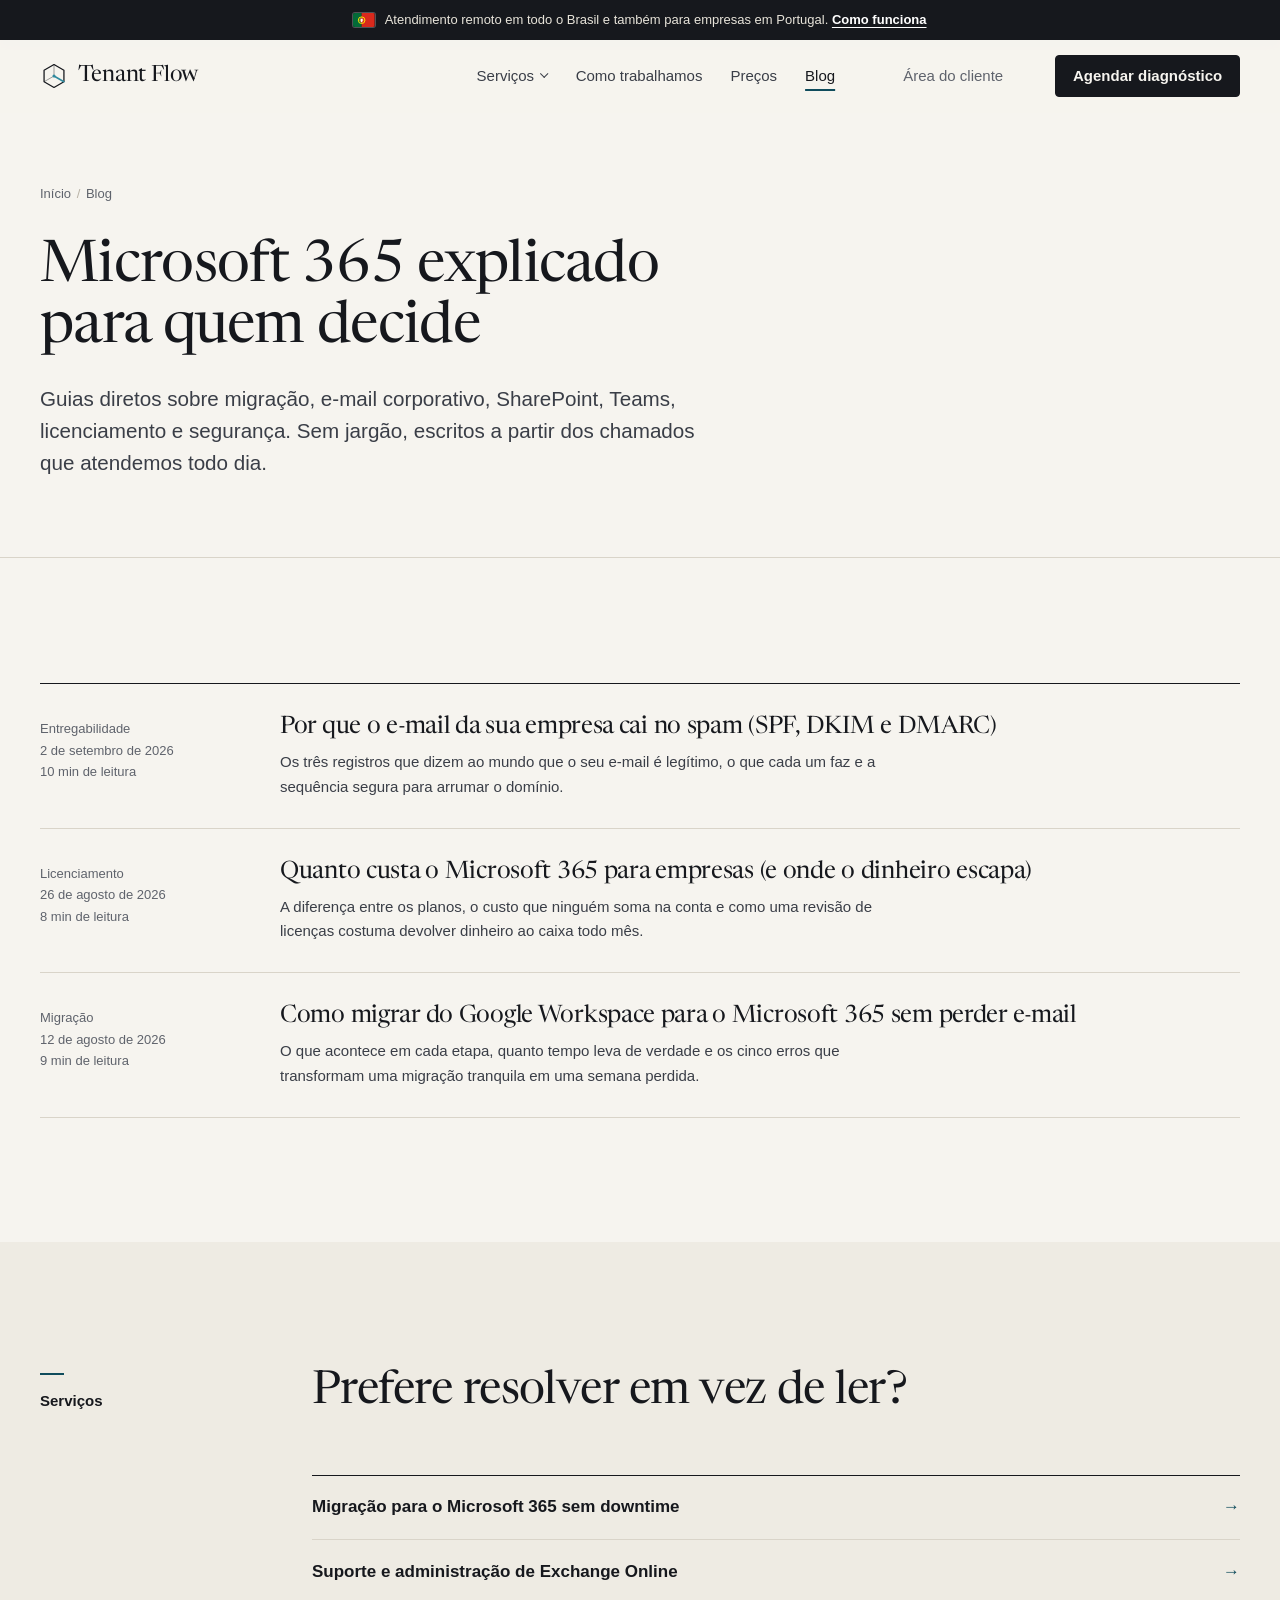
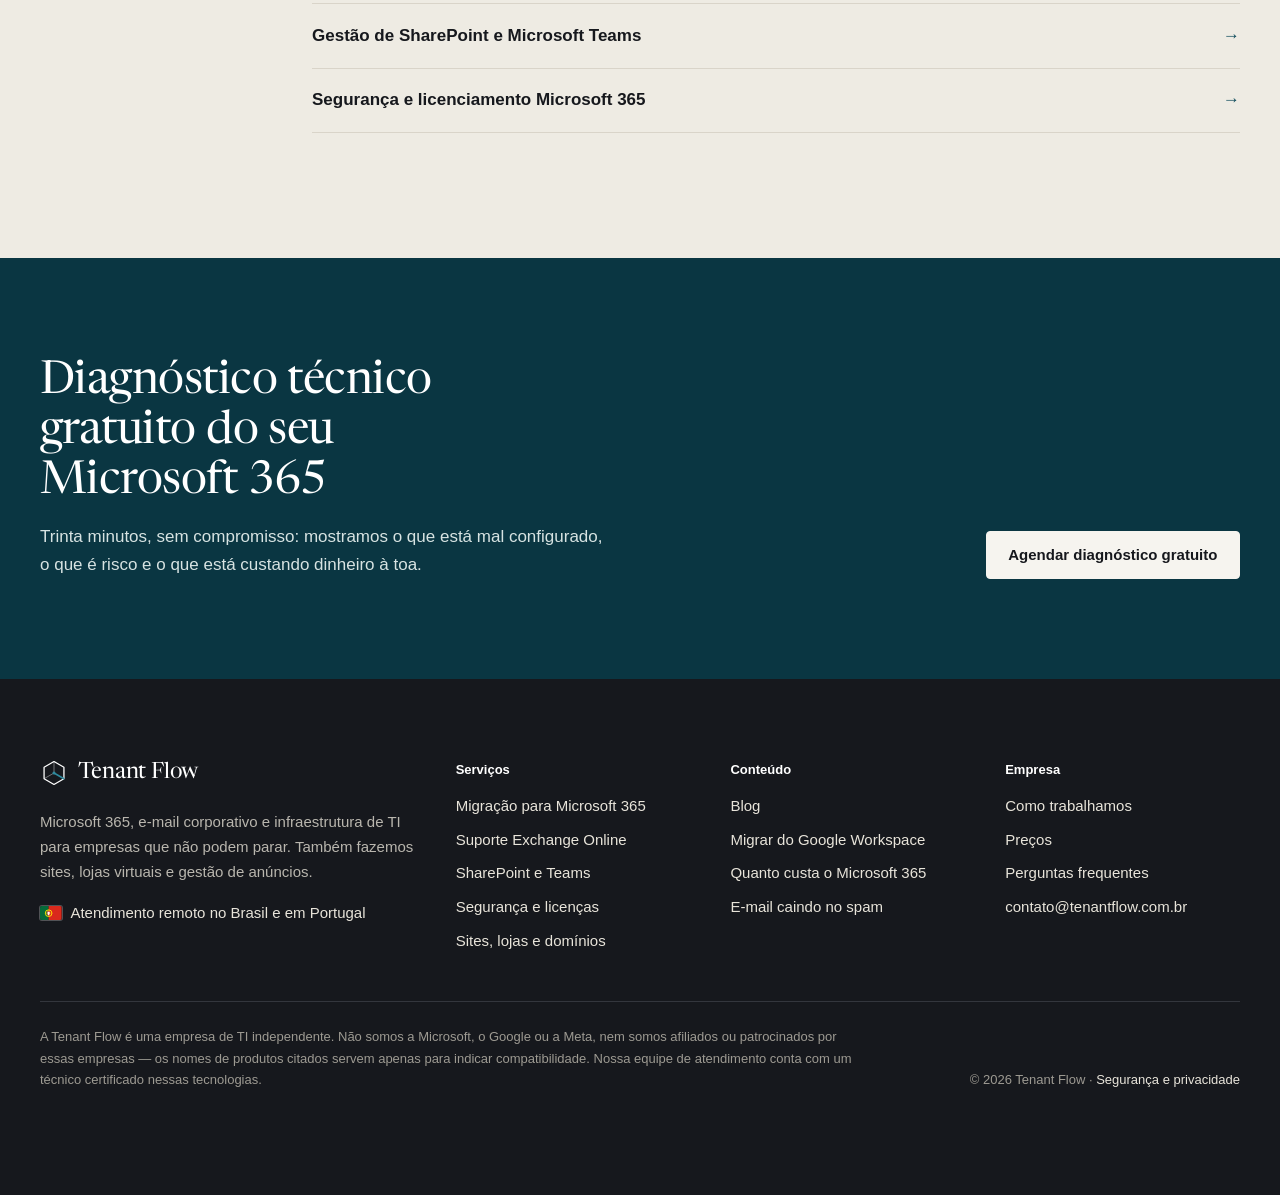
<file: blog/index.html>
<!DOCTYPE html>
<html lang="pt-BR">
<head>
  <meta charset="utf-8">
  <meta name="viewport" content="width=device-width, initial-scale=1">
  <title>Blog Microsoft 365 para empresas | Tenant Flow</title>
  <meta name="description" content="Guias práticos de Microsoft 365, Exchange Online, SharePoint, Teams, licenciamento e segurança de e-mail para quem decide TI em pequenas e médias empresas.">
  <link rel="canonical" href="https://tenantflow.com.br/blog/">
  <meta name="robots" content="index,follow,max-image-preview:large">
  <meta name="theme-color" content="#f6f4ef">

  <meta property="og:type" content="website">
  <meta property="og:locale" content="pt_BR">
  <meta property="og:site_name" content="Tenant Flow">
  <meta property="og:title" content="Blog Microsoft 365 para empresas | Tenant Flow">
  <meta property="og:description" content="Guias práticos de Microsoft 365, Exchange Online, SharePoint, Teams, licenciamento e segurança de e-mail para quem decide TI em pequenas e médias empresas.">
  <meta property="og:url" content="https://tenantflow.com.br/blog/">
  <meta property="og:image" content="https://tenantflow.com.br/assets/og-tenant-flow.png">
  <meta property="og:image:width" content="1200">
  <meta property="og:image:height" content="630">
  <meta name="twitter:card" content="summary_large_image">

  <link rel="icon" href="/favicon.svg" type="image/svg+xml">
  <link rel="apple-touch-icon" href="/apple-touch-icon.png">
  <link rel="preload" href="/assets/newsreader-display.woff2" as="font" type="font/woff2" crossorigin>
  <link rel="stylesheet" href="/assets/site.css?v=20261025d">
  <script src="/assets/site.js?v=20261025d" defer></script>

  <script type="application/ld+json">{"@context":"https://schema.org","@type":"Organization","@id":"https://tenantflow.com.br/#organization","name":"Tenant Flow","url":"https://tenantflow.com.br/","email":"contato@tenantflow.com.br","logo":{"@type":"ImageObject","url":"https://tenantflow.com.br/assets/logo-tenant-flow.png","width":512,"height":512},"description":"Empresa de TI para pequenas e médias empresas: Microsoft 365, e-mail corporativo, segurança, sites, lojas virtuais, administração de domínios e gestão de anúncios.","areaServed":[{"@type":"Country","name":"Brasil"},{"@type":"Country","name":"Portugal"}],"knowsAbout":["Microsoft 365","Exchange Online","SharePoint Online","Microsoft Teams","OneDrive","Segurança da informação","Licenciamento Microsoft","Criação de sites","Lojas virtuais","Registro e administração de domínios","DNS","Google Ads","Meta Ads"],"contactPoint":[{"@type":"ContactPoint","contactType":"vendas","email":"contato@tenantflow.com.br","availableLanguage":["Portuguese"],"areaServed":["BR","PT"]}]}</script>
  <script type="application/ld+json">{"@context":"https://schema.org","@type":"BreadcrumbList","itemListElement":[{"@type":"ListItem","position":1,"name":"Início","item":"https://tenantflow.com.br/"},{"@type":"ListItem","position":2,"name":"Blog","item":"https://tenantflow.com.br/blog/"}]}</script>
  <script type="application/ld+json">{"@context":"https://schema.org","@type":"Blog","@id":"https://tenantflow.com.br/blog/#blog","name":"Blog Tenant Flow","url":"https://tenantflow.com.br/blog/","inLanguage":"pt-BR","description":"Guias práticos de Microsoft 365, Exchange Online, SharePoint, Teams, licenciamento e segurança de e-mail para quem decide TI em pequenas e médias empresas.","publisher":{"@id":"https://tenantflow.com.br/#organization"},"blogPost":[{"@type":"BlogPosting","headline":"Como migrar do Google Workspace para o Microsoft 365 sem perder e-mail","url":"https://tenantflow.com.br/blog/migrar-google-workspace-para-microsoft-365/","datePublished":"2026-08-12","description":"Passo a passo real da migração de Google Workspace para Microsoft 365: preparação de domínio, cópia de caixas, corte de MX e o que costuma dar errado."},{"@type":"BlogPosting","headline":"Quanto custa o Microsoft 365 para empresas (e onde o dinheiro escapa)","url":"https://tenantflow.com.br/blog/quanto-custa-microsoft-365-para-empresas/","datePublished":"2026-08-26","description":"Como comparar os planos do Microsoft 365 para empresas, o que muda entre eles e os desperdícios de licença mais comuns em PMEs brasileiras."},{"@type":"BlogPosting","headline":"Por que o e-mail da sua empresa cai no spam (SPF, DKIM e DMARC)","url":"https://tenantflow.com.br/blog/email-caindo-no-spam-spf-dkim-dmarc/","datePublished":"2026-09-02","description":"Explicação prática de SPF, DKIM e DMARC, os erros de DNS que jogam seu e-mail no lixo eletrônico e a ordem certa para corrigir sem parar o envio."}]}</script>
</head>
<body>
<a class="skip-link" href="#conteudo">Pular para o conteúdo</a>

<div class="notice">
  <div class="container notice__inner">
    <svg class="flag" viewBox="0 0 30 20" role="img" aria-label="Bandeira de Portugal"><rect width="12" height="20" fill="#046a38"/><rect x="12" width="18" height="20" fill="#da291c"/><circle cx="12" cy="10" r="4.6" fill="none" stroke="#ffe900" stroke-width="1.3"/><path d="M7.6 10h8.8M12 5.4v9.2" stroke="#ffe900" stroke-width=".7"/><path d="M10.1 7.6h3.8v3.3c0 1.2-.9 2-1.9 2.3-1-.3-1.9-1.1-1.9-2.3z" fill="#fff" stroke="#da291c" stroke-width=".8"/></svg>
    <p>Atendimento remoto em todo o Brasil e também para empresas em Portugal. <a href="/#atendimento">Como funciona</a></p>
  </div>
</div>

<header class="site-header">
  <div class="container site-header__inner">
    <a class="brand" href="/" aria-label="Tenant Flow, página inicial">
      <svg class="brand__mark" viewBox="0 0 44 44" fill="none" aria-hidden="true"><path d="M22 4 37.6 13v18L22 40 6.4 31V13z" stroke="currentColor" stroke-width="2" stroke-linejoin="round"/><path d="M22 22V4M22 22 6.4 31" stroke="currentColor" stroke-width="1.4" stroke-opacity=".45"/><path d="M22 22 37.6 31" stroke="#2f8a9e" stroke-width="2.4" stroke-linecap="round"/><circle cx="22" cy="22" r="2.4" fill="#2f8a9e"/></svg>
      <span class="brand__name">Tenant Flow</span>
    </a>

    <nav class="nav" aria-label="Principal">
      <ul class="nav__list">
        <li class="nav__item--menu">
          <a class="nav__link" href="/#servicos">Serviços</a>
          <div class="nav__panel">
              <a href="/migracao-microsoft-365/"><strong>Migração para Microsoft 365</strong><span>Google Workspace, Zimbra ou servidor próprio</span></a>
              <a href="/suporte-exchange-online/"><strong>Suporte Exchange Online</strong><span>E-mail corporativo e entregabilidade</span></a>
              <a href="/sharepoint-e-teams/"><strong>SharePoint e Teams</strong><span>Arquivos, permissões e colaboração</span></a>
              <a href="/seguranca-e-licenciamento-microsoft-365/"><strong>Segurança e licenças</strong><span>MFA, acesso condicional e custos</span></a>
              <a href="/sites-e-lojas-virtuais/"><strong>Sites, lojas e domínios</strong><span>Site institucional, e-commerce e DNS</span></a>
          </div>
        </li>
        <li><a class="nav__link" href="/#processo">Como trabalhamos</a></li>
        <li><a class="nav__link" href="/#precos">Preços</a></li>
        <li><a class="nav__link" href="/blog/" aria-current="page">Blog</a></li>
      </ul>
    </nav>

    <a class="nav__client" href="/suporte/">Área do cliente</a>

    <div class="site-header__cta">
      <a class="button" href="/#contato">Agendar diagnóstico</a>
    </div>

    <button class="menu-toggle" type="button" aria-expanded="false" aria-controls="mobile-menu">
      <span class="menu-toggle__icon" aria-hidden="true"></span>
      <span class="menu-toggle__label">Menu</span>
    </button>
  </div>

  <nav class="mobile-menu" id="mobile-menu" aria-label="Menu" hidden>
    <div class="container mobile-menu__inner">
      <a href="/migracao-microsoft-365/">Migração para Microsoft 365</a>
      <a href="/suporte-exchange-online/">Suporte Exchange Online</a>
      <a href="/sharepoint-e-teams/">SharePoint e Teams</a>
      <a href="/seguranca-e-licenciamento-microsoft-365/">Segurança e licenças</a>
      <a href="/sites-e-lojas-virtuais/">Sites, lojas e domínios</a>
      <a href="/#processo">Como trabalhamos</a>
      <a href="/#precos">Preços</a>
      <a href="/blog/">Blog</a>
      <a class="mobile-menu__client" href="/suporte/">Área do cliente</a>
      <a class="button button--block" href="/#contato">Agendar diagnóstico</a>
    </div>
  </nav>
</header>

<main id="conteudo">

  <header class="page-header">
    <div class="container">
      <nav class="breadcrumb" aria-label="Trilha de navegação"><ol><li><a href="/">Início</a></li><li aria-current="page">Blog</li></ol></nav>
      <h1>Microsoft 365 explicado para quem decide</h1>
      <p class="lead">Guias diretos sobre migração, e-mail corporativo, SharePoint, Teams, licenciamento e segurança. Sem jargão, escritos a partir dos chamados que atendemos todo dia.</p>
    </div>
  </header>

  <section class="section">
    <div class="container">
      <div class="posts">
        <article class="post">
          <p class="post__meta"><span>Entregabilidade</span><time datetime="2026-09-02">2 de setembro de 2026</time><span>10 min de leitura</span></p>
          <h2 class="post__title"><a href="/blog/email-caindo-no-spam-spf-dkim-dmarc/">Por que o e-mail da sua empresa cai no spam (SPF, DKIM e DMARC)</a></h2>
          <p class="post__excerpt">Os três registros que dizem ao mundo que o seu e-mail é legítimo, o que cada um faz e a sequência segura para arrumar o domínio.</p>
        </article>
        <article class="post">
          <p class="post__meta"><span>Licenciamento</span><time datetime="2026-08-26">26 de agosto de 2026</time><span>8 min de leitura</span></p>
          <h2 class="post__title"><a href="/blog/quanto-custa-microsoft-365-para-empresas/">Quanto custa o Microsoft 365 para empresas (e onde o dinheiro escapa)</a></h2>
          <p class="post__excerpt">A diferença entre os planos, o custo que ninguém soma na conta e como uma revisão de licenças costuma devolver dinheiro ao caixa todo mês.</p>
        </article>
        <article class="post">
          <p class="post__meta"><span>Migração</span><time datetime="2026-08-12">12 de agosto de 2026</time><span>9 min de leitura</span></p>
          <h2 class="post__title"><a href="/blog/migrar-google-workspace-para-microsoft-365/">Como migrar do Google Workspace para o Microsoft 365 sem perder e-mail</a></h2>
          <p class="post__excerpt">O que acontece em cada etapa, quanto tempo leva de verdade e os cinco erros que transformam uma migração tranquila em uma semana perdida.</p>
        </article>
      </div>
    </div>
  </section>

  <section class="section section--alt">
    <div class="container">
      <div class="section-head">
        <p class="section-head__label">Serviços</p>
        <div>
          <h2>Prefere resolver em vez de ler?</h2>
        </div>
      </div>
      <div class="section-body">
        <nav class="related" aria-label="Leitura relacionada">
          <a href="/migracao-microsoft-365/">Migração para o Microsoft 365 sem downtime</a>
          <a href="/suporte-exchange-online/">Suporte e administração de Exchange Online</a>
          <a href="/sharepoint-e-teams/">Gestão de SharePoint e Microsoft Teams</a>
          <a href="/seguranca-e-licenciamento-microsoft-365/">Segurança e licenciamento Microsoft 365</a>
        </nav>
      </div>
    </div>
  </section>

  <section class="cta-band">
    <div class="container cta-band__inner">
      <div>
        <h2>Diagnóstico técnico gratuito do seu Microsoft 365</h2>
        <p>Trinta minutos, sem compromisso: mostramos o que está mal configurado, o que é risco e o que está custando dinheiro à toa.</p>
      </div>
      <a class="button" href="/#contato">Agendar diagnóstico gratuito</a>
    </div>
  </section>

</main>

<footer class="site-footer">
  <div class="container">
    <div class="site-footer__grid">
      <div class="site-footer__about">
        <a class="brand" href="/">
          <svg class="brand__mark" viewBox="0 0 44 44" fill="none" aria-hidden="true"><path d="M22 4 37.6 13v18L22 40 6.4 31V13z" stroke="currentColor" stroke-width="2" stroke-linejoin="round"/><path d="M22 22V4M22 22 6.4 31" stroke="currentColor" stroke-width="1.4" stroke-opacity=".45"/><path d="M22 22 37.6 31" stroke="#2f8a9e" stroke-width="2.4" stroke-linecap="round"/><circle cx="22" cy="22" r="2.4" fill="#2f8a9e"/></svg>
          <span class="brand__name">Tenant Flow</span>
        </a>
        <p>Microsoft 365, e-mail corporativo e infraestrutura de TI para empresas que não podem parar. Também fazemos sites, lojas virtuais e gestão de anúncios.</p>
        <p class="site-footer__reach"><svg class="flag" viewBox="0 0 30 20" role="img" aria-label="Bandeira de Portugal"><rect width="12" height="20" fill="#046a38"/><rect x="12" width="18" height="20" fill="#da291c"/><circle cx="12" cy="10" r="4.6" fill="none" stroke="#ffe900" stroke-width="1.3"/><path d="M7.6 10h8.8M12 5.4v9.2" stroke="#ffe900" stroke-width=".7"/><path d="M10.1 7.6h3.8v3.3c0 1.2-.9 2-1.9 2.3-1-.3-1.9-1.1-1.9-2.3z" fill="#fff" stroke="#da291c" stroke-width=".8"/></svg> Atendimento remoto no Brasil e em Portugal</p>
      </div>

      <div>
        <p class="site-footer__title">Serviços</p>
        <ul class="site-footer__links">
          <li><a href="/migracao-microsoft-365/">Migração para Microsoft 365</a></li>
          <li><a href="/suporte-exchange-online/">Suporte Exchange Online</a></li>
          <li><a href="/sharepoint-e-teams/">SharePoint e Teams</a></li>
          <li><a href="/seguranca-e-licenciamento-microsoft-365/">Segurança e licenças</a></li>
          <li><a href="/sites-e-lojas-virtuais/">Sites, lojas e domínios</a></li>
        </ul>
      </div>

      <div>
        <p class="site-footer__title">Conteúdo</p>
        <ul class="site-footer__links">
          <li><a href="/blog/">Blog</a></li>
          <li><a href="/blog/migrar-google-workspace-para-microsoft-365/">Migrar do Google Workspace</a></li>
          <li><a href="/blog/quanto-custa-microsoft-365-para-empresas/">Quanto custa o Microsoft 365</a></li>
          <li><a href="/blog/email-caindo-no-spam-spf-dkim-dmarc/">E-mail caindo no spam</a></li>
        </ul>
      </div>

      <div>
        <p class="site-footer__title">Empresa</p>
        <ul class="site-footer__links">
          <li><a href="/#processo">Como trabalhamos</a></li>
          <li><a href="/#precos">Preços</a></li>
          <li><a href="/#faq">Perguntas frequentes</a></li>
          <li><a href="mailto:contato@tenantflow.com.br">contato@tenantflow.com.br</a></li>
        </ul>
      </div>
    </div>

    <div class="site-footer__legal">
      <p>A Tenant Flow é uma empresa de TI independente. Não somos a Microsoft, o Google ou a Meta, nem somos afiliados ou patrocinados por essas empresas — os nomes de produtos citados servem apenas para indicar compatibilidade. Nossa equipe de atendimento conta com um técnico certificado nessas tecnologias.</p>
      <p>© 2026 Tenant Flow · <a href="/seguranca-e-privacidade.html">Segurança e privacidade</a></p>
    </div>
  </div>
</footer>

</body>
</html>
</file>
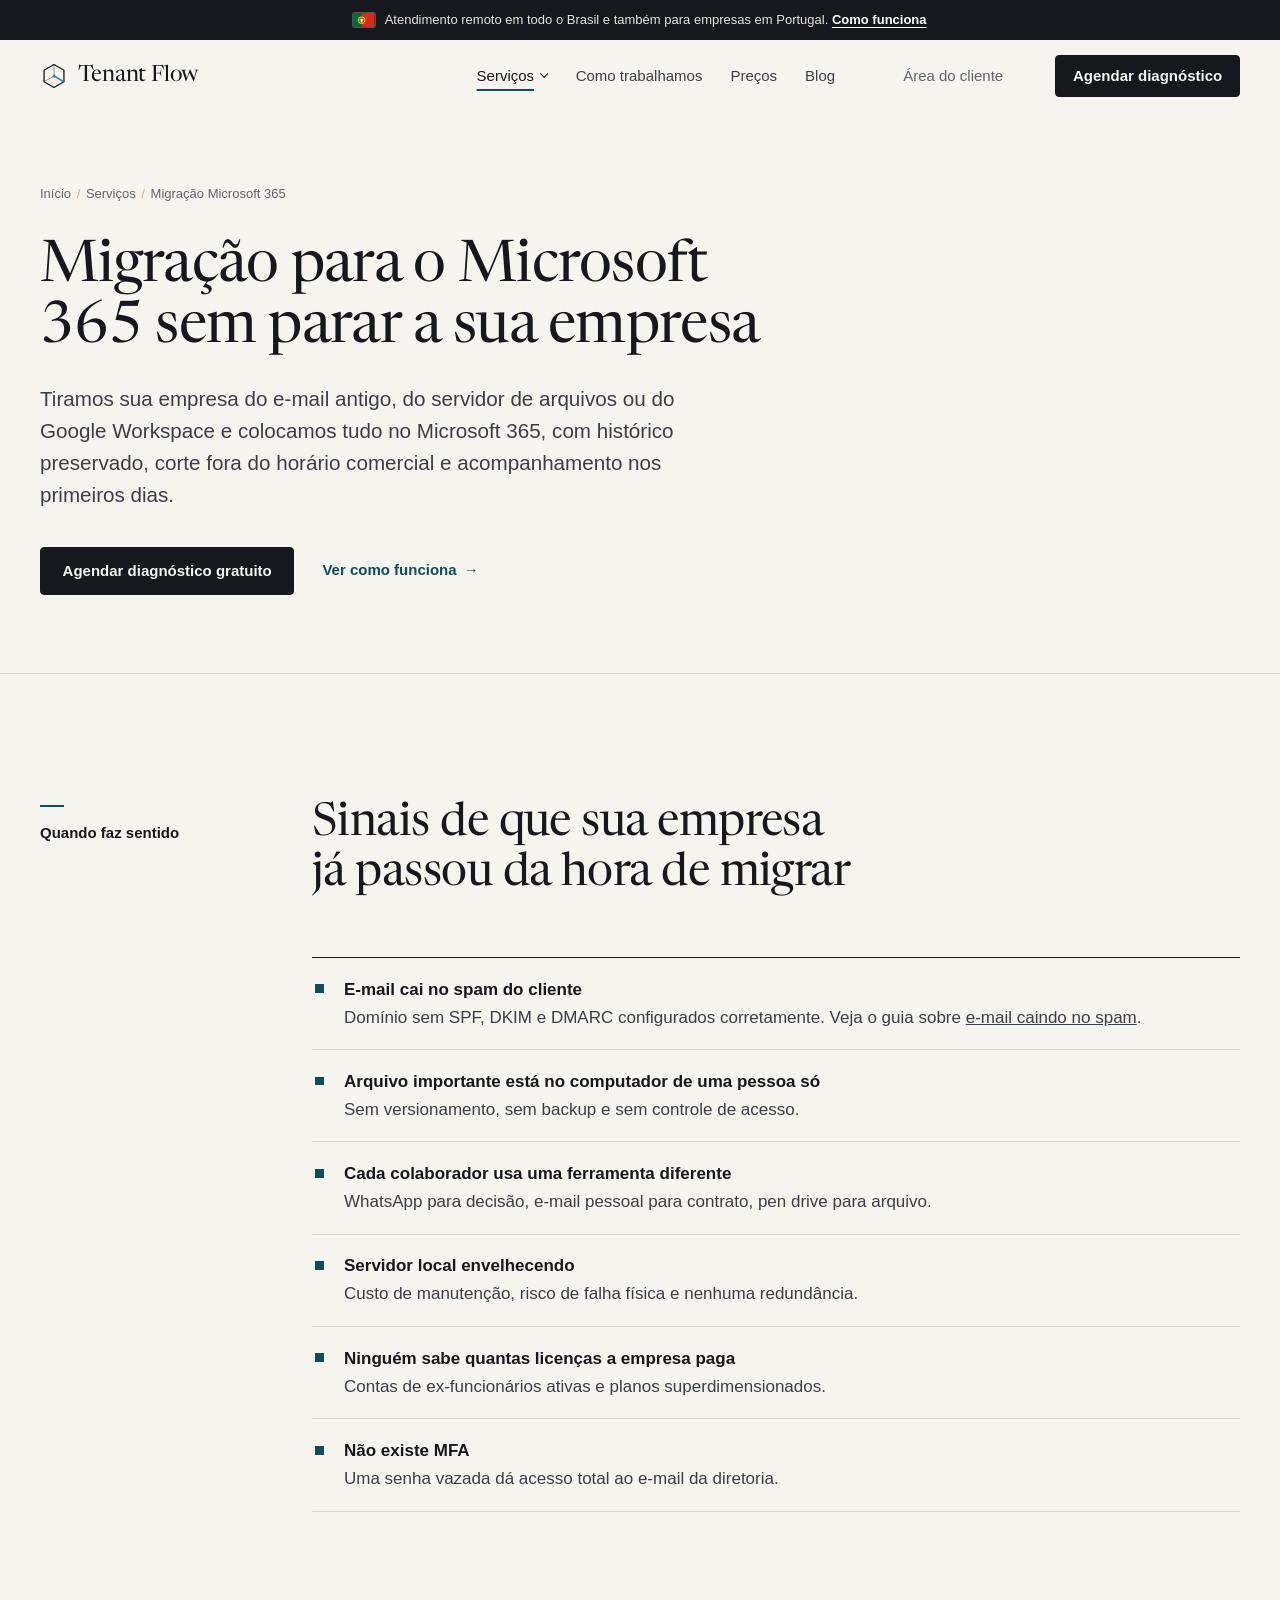
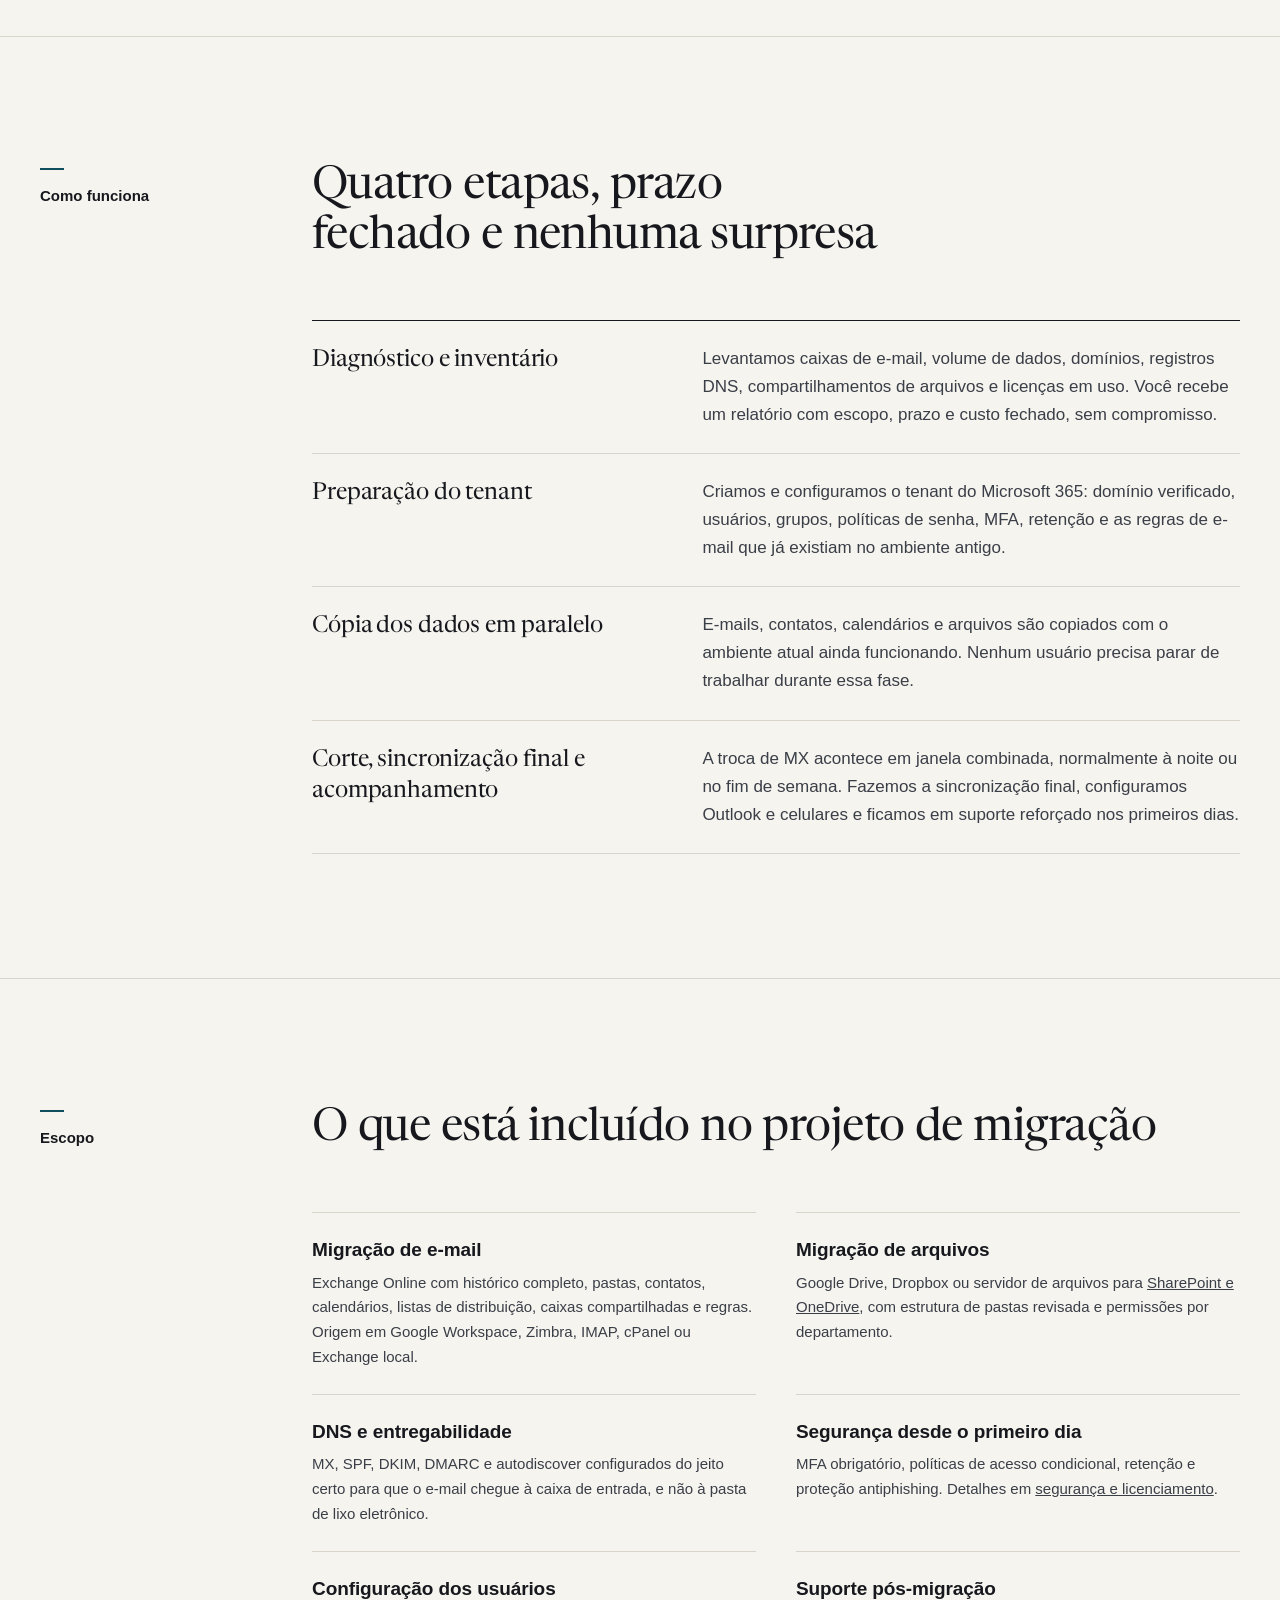
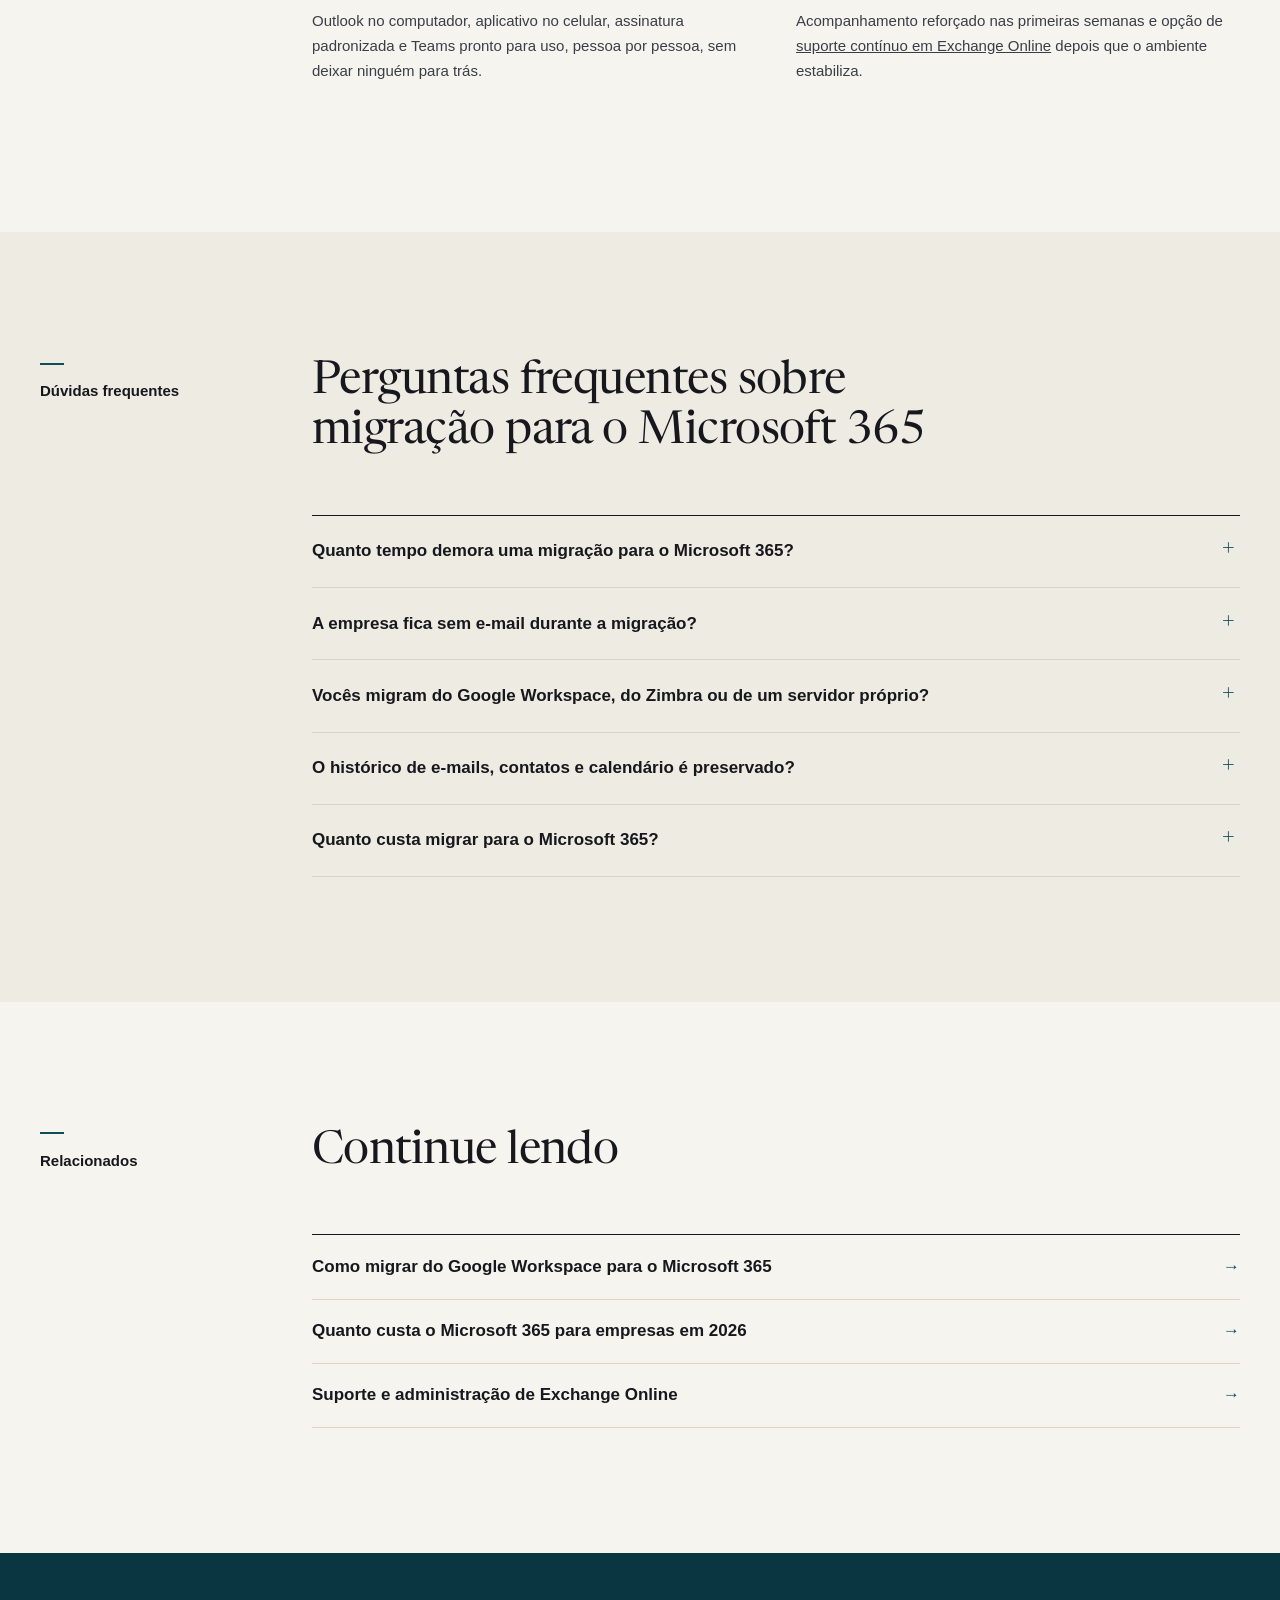
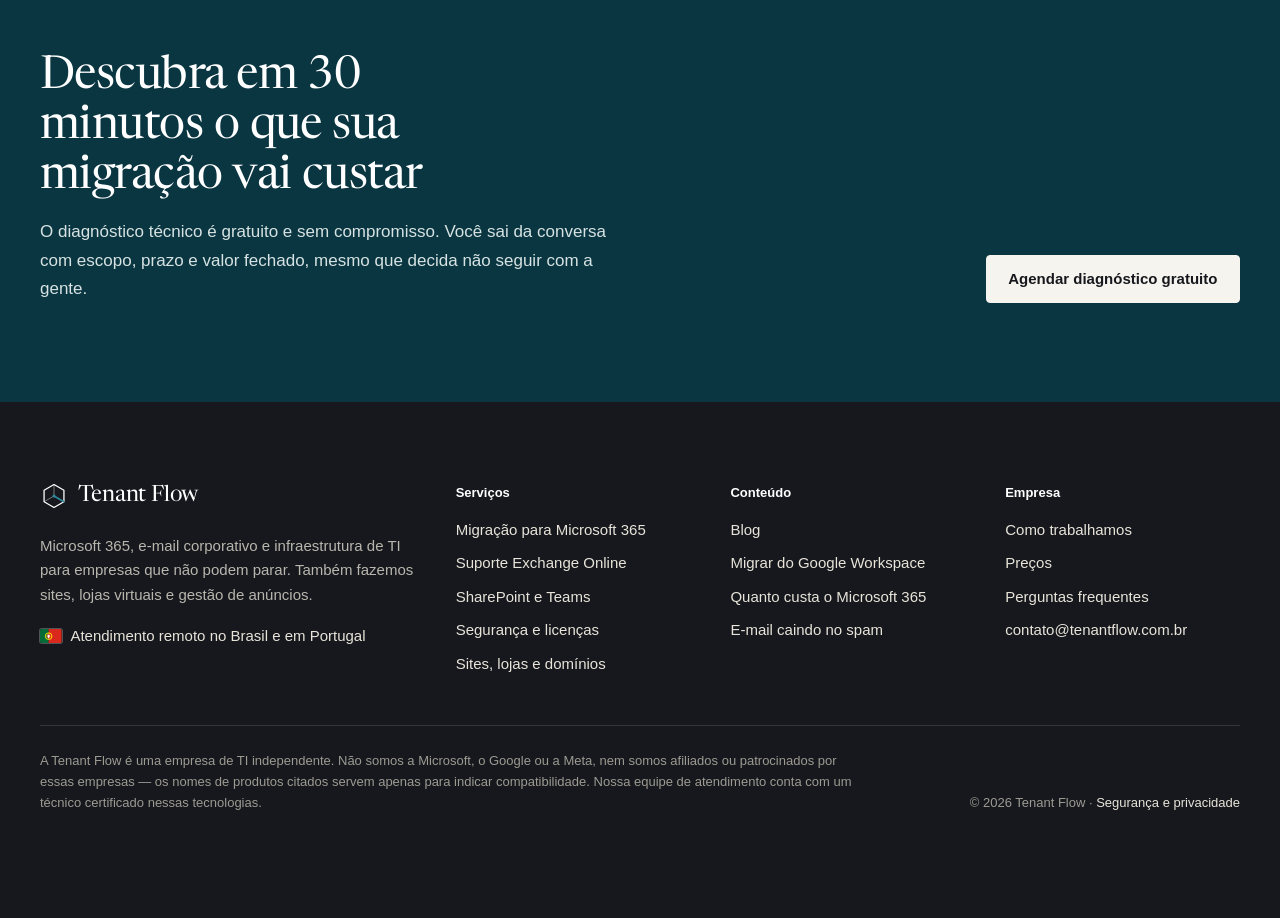
<file: migracao-microsoft-365/index.html>
<!DOCTYPE html>
<html lang="pt-BR">
<head>
  <meta charset="utf-8">
  <meta name="viewport" content="width=device-width, initial-scale=1">
  <title>Migração para Microsoft 365 sem downtime | Tenant Flow</title>
  <meta name="description" content="Migramos e-mail, arquivos e usuários para o Microsoft 365 sem parar sua operação: corte fora do horário e suporte pós-migração. Diagnóstico gratuito.">
  <link rel="canonical" href="https://tenantflow.com.br/migracao-microsoft-365/">
  <meta name="robots" content="index,follow,max-image-preview:large">
  <meta name="theme-color" content="#f6f4ef">

  <meta property="og:type" content="website">
  <meta property="og:locale" content="pt_BR">
  <meta property="og:site_name" content="Tenant Flow">
  <meta property="og:title" content="Migração para Microsoft 365 sem downtime | Tenant Flow">
  <meta property="og:description" content="Migramos e-mail, arquivos e usuários para o Microsoft 365 sem parar sua operação: corte fora do horário e suporte pós-migração. Diagnóstico gratuito.">
  <meta property="og:url" content="https://tenantflow.com.br/migracao-microsoft-365/">
  <meta property="og:image" content="https://tenantflow.com.br/assets/og-tenant-flow.png">
  <meta property="og:image:width" content="1200">
  <meta property="og:image:height" content="630">
  <meta name="twitter:card" content="summary_large_image">

  <link rel="icon" href="/favicon.svg" type="image/svg+xml">
  <link rel="apple-touch-icon" href="/apple-touch-icon.png">
  <link rel="preload" href="/assets/newsreader-display.woff2" as="font" type="font/woff2" crossorigin>
  <link rel="stylesheet" href="/assets/site.css?v=20261025d">
  <script src="/assets/site.js?v=20261025d" defer></script>

  <script type="application/ld+json">{"@context":"https://schema.org","@type":"Organization","@id":"https://tenantflow.com.br/#organization","name":"Tenant Flow","url":"https://tenantflow.com.br/","email":"contato@tenantflow.com.br","logo":{"@type":"ImageObject","url":"https://tenantflow.com.br/assets/logo-tenant-flow.png","width":512,"height":512},"description":"Empresa de TI para pequenas e médias empresas: Microsoft 365, e-mail corporativo, segurança, sites, lojas virtuais, administração de domínios e gestão de anúncios.","areaServed":[{"@type":"Country","name":"Brasil"},{"@type":"Country","name":"Portugal"}],"knowsAbout":["Microsoft 365","Exchange Online","SharePoint Online","Microsoft Teams","OneDrive","Segurança da informação","Licenciamento Microsoft","Criação de sites","Lojas virtuais","Registro e administração de domínios","DNS","Google Ads","Meta Ads"],"contactPoint":[{"@type":"ContactPoint","contactType":"vendas","email":"contato@tenantflow.com.br","availableLanguage":["Portuguese"],"areaServed":["BR","PT"]}]}</script>
  <script type="application/ld+json">{"@context":"https://schema.org","@type":"BreadcrumbList","itemListElement":[{"@type":"ListItem","position":1,"name":"Início","item":"https://tenantflow.com.br/"},{"@type":"ListItem","position":2,"name":"Serviços","item":"https://tenantflow.com.br/#servicos"},{"@type":"ListItem","position":3,"name":"Migração Microsoft 365","item":"https://tenantflow.com.br/migracao-microsoft-365/"}]}</script>
  <script type="application/ld+json">{"@context":"https://schema.org","@type":"Service","@id":"https://tenantflow.com.br/migracao-microsoft-365/#service","name":"Migração para Microsoft 365","serviceType":"Migração Microsoft 365","description":"Projeto completo de migração de e-mail, arquivos e usuários para o Microsoft 365, com corte planejado e sem interrupção da operação.","url":"https://tenantflow.com.br/migracao-microsoft-365/","provider":{"@id":"https://tenantflow.com.br/#organization"},"areaServed":[{"@type":"Country","name":"Brasil"},{"@type":"Country","name":"Portugal"}],"audience":{"@type":"BusinessAudience","name":"Pequenas e médias empresas"},"offers":{"@type":"Offer","url":"https://tenantflow.com.br/#contato","availability":"https://schema.org/InStock","priceSpecification":{"@type":"PriceSpecification","priceCurrency":"BRL","description":"Diagnóstico técnico inicial gratuito; proposta sob medida após o levantamento."}}}</script>
  <script type="application/ld+json">{"@context":"https://schema.org","@type":"FAQPage","@id":"https://tenantflow.com.br/migracao-microsoft-365/#faq","inLanguage":"pt-BR","mainEntity":[{"@type":"Question","name":"Quanto tempo demora uma migração para o Microsoft 365?","acceptedAnswer":{"@type":"Answer","text":"Para empresas de 5 a 50 caixas, o projeto normalmente leva de 1 a 3 semanas: alguns dias de levantamento e preparação de domínio, a cópia dos dados em segundo plano e o corte final feito em uma janela fora do horário comercial. Ambientes com servidor Exchange local, muitos compartilhamentos de arquivos ou regras complexas de e-mail podem levar mais tempo. O diagnóstico gratuito define o prazo real antes de qualquer contrato."}},{"@type":"Question","name":"A empresa fica sem e-mail durante a migração?","acceptedAnswer":{"@type":"Answer","text":"Não. Copiamos as caixas para o Microsoft 365 com o e-mail antigo ainda ativo e só trocamos o registro MX do domínio no final, em uma janela combinada. Na prática, o usuário fecha o expediente em um ambiente e abre no outro, com histórico, contatos e agenda no lugar."}},{"@type":"Question","name":"Vocês migram do Google Workspace, do Zimbra ou de um servidor próprio?","acceptedAnswer":{"@type":"Answer","text":"Sim. Fazemos migração de Google Workspace, Zimbra, cPanel/Roundcube, Locaweb, HostGator, Exchange Server local e caixas IMAP genéricas para o Exchange Online, além de mover arquivos do Google Drive, Dropbox ou de servidor de arquivos para o SharePoint e o OneDrive."}},{"@type":"Question","name":"O histórico de e-mails, contatos e calendário é preservado?","acceptedAnswer":{"@type":"Answer","text":"Sim. Migramos as mensagens com data original, pastas, contatos, calendários e, quando existem, as regras de caixa e assinaturas. Também mantemos o ambiente antigo acessível por um período de segurança após o corte."}},{"@type":"Question","name":"Quanto custa migrar para o Microsoft 365?","acceptedAnswer":{"@type":"Answer","text":"O valor depende do número de caixas, do volume de dados e da origem. Trabalhamos com preço fechado por projeto, informado antes do início, sem cobrança por hora aberta. O diagnóstico técnico inicial é gratuito e já traz o escopo e o custo estimado."}}]}</script>
</head>
<body>
<a class="skip-link" href="#conteudo">Pular para o conteúdo</a>

<div class="notice">
  <div class="container notice__inner">
    <svg class="flag" viewBox="0 0 30 20" role="img" aria-label="Bandeira de Portugal"><rect width="12" height="20" fill="#046a38"/><rect x="12" width="18" height="20" fill="#da291c"/><circle cx="12" cy="10" r="4.6" fill="none" stroke="#ffe900" stroke-width="1.3"/><path d="M7.6 10h8.8M12 5.4v9.2" stroke="#ffe900" stroke-width=".7"/><path d="M10.1 7.6h3.8v3.3c0 1.2-.9 2-1.9 2.3-1-.3-1.9-1.1-1.9-2.3z" fill="#fff" stroke="#da291c" stroke-width=".8"/></svg>
    <p>Atendimento remoto em todo o Brasil e também para empresas em Portugal. <a href="/#atendimento">Como funciona</a></p>
  </div>
</div>

<header class="site-header">
  <div class="container site-header__inner">
    <a class="brand" href="/" aria-label="Tenant Flow, página inicial">
      <svg class="brand__mark" viewBox="0 0 44 44" fill="none" aria-hidden="true"><path d="M22 4 37.6 13v18L22 40 6.4 31V13z" stroke="currentColor" stroke-width="2" stroke-linejoin="round"/><path d="M22 22V4M22 22 6.4 31" stroke="currentColor" stroke-width="1.4" stroke-opacity=".45"/><path d="M22 22 37.6 31" stroke="#2f8a9e" stroke-width="2.4" stroke-linecap="round"/><circle cx="22" cy="22" r="2.4" fill="#2f8a9e"/></svg>
      <span class="brand__name">Tenant Flow</span>
    </a>

    <nav class="nav" aria-label="Principal">
      <ul class="nav__list">
        <li class="nav__item--menu">
          <a class="nav__link" href="/#servicos" aria-current="page">Serviços</a>
          <div class="nav__panel">
              <a href="/migracao-microsoft-365/"><strong>Migração para Microsoft 365</strong><span>Google Workspace, Zimbra ou servidor próprio</span></a>
              <a href="/suporte-exchange-online/"><strong>Suporte Exchange Online</strong><span>E-mail corporativo e entregabilidade</span></a>
              <a href="/sharepoint-e-teams/"><strong>SharePoint e Teams</strong><span>Arquivos, permissões e colaboração</span></a>
              <a href="/seguranca-e-licenciamento-microsoft-365/"><strong>Segurança e licenças</strong><span>MFA, acesso condicional e custos</span></a>
              <a href="/sites-e-lojas-virtuais/"><strong>Sites, lojas e domínios</strong><span>Site institucional, e-commerce e DNS</span></a>
          </div>
        </li>
        <li><a class="nav__link" href="/#processo">Como trabalhamos</a></li>
        <li><a class="nav__link" href="/#precos">Preços</a></li>
        <li><a class="nav__link" href="/blog/">Blog</a></li>
      </ul>
    </nav>

    <a class="nav__client" href="/suporte/">Área do cliente</a>

    <div class="site-header__cta">
      <a class="button" href="/#contato">Agendar diagnóstico</a>
    </div>

    <button class="menu-toggle" type="button" aria-expanded="false" aria-controls="mobile-menu">
      <span class="menu-toggle__icon" aria-hidden="true"></span>
      <span class="menu-toggle__label">Menu</span>
    </button>
  </div>

  <nav class="mobile-menu" id="mobile-menu" aria-label="Menu" hidden>
    <div class="container mobile-menu__inner">
      <a href="/migracao-microsoft-365/">Migração para Microsoft 365</a>
      <a href="/suporte-exchange-online/">Suporte Exchange Online</a>
      <a href="/sharepoint-e-teams/">SharePoint e Teams</a>
      <a href="/seguranca-e-licenciamento-microsoft-365/">Segurança e licenças</a>
      <a href="/sites-e-lojas-virtuais/">Sites, lojas e domínios</a>
      <a href="/#processo">Como trabalhamos</a>
      <a href="/#precos">Preços</a>
      <a href="/blog/">Blog</a>
      <a class="mobile-menu__client" href="/suporte/">Área do cliente</a>
      <a class="button button--block" href="/#contato">Agendar diagnóstico</a>
    </div>
  </nav>
</header>

<main id="conteudo">

  <header class="page-header">
    <div class="container">
      <nav class="breadcrumb" aria-label="Trilha de navegação"><ol><li><a href="/">Início</a></li><li><a href="/#servicos">Serviços</a></li><li aria-current="page">Migração Microsoft 365</li></ol></nav>
      <h1>Migração para o Microsoft 365 sem parar a sua empresa</h1>
      <p class="lead">Tiramos sua empresa do e-mail antigo, do servidor de arquivos ou do Google Workspace e colocamos tudo no Microsoft 365, com histórico preservado, corte fora do horário comercial e acompanhamento nos primeiros dias.</p>
      <div class="page-header__actions">
        <a class="button" href="/?assunto=migracao#contato">Agendar diagnóstico gratuito</a>
        <a class="link-arrow" href="#como-funciona">Ver como funciona</a>
      </div>
    </div>
  </header>

  <section class="section">
    <div class="container">
      <div class="section-head">
        <p class="section-head__label">Quando faz sentido</p>
        <div>
          <h2>Sinais de que sua empresa já passou da hora de migrar</h2>
        </div>
      </div>
      <div class="section-body">
        <ul class="checklist">
          <li><b>E-mail cai no spam do cliente</b> Domínio sem SPF, DKIM e DMARC configurados corretamente. Veja o guia sobre <a href="/blog/email-caindo-no-spam-spf-dkim-dmarc/">e-mail caindo no spam</a>.</li>
          <li><b>Arquivo importante está no computador de uma pessoa só</b> Sem versionamento, sem backup e sem controle de acesso.</li>
          <li><b>Cada colaborador usa uma ferramenta diferente</b> WhatsApp para decisão, e-mail pessoal para contrato, pen drive para arquivo.</li>
          <li><b>Servidor local envelhecendo</b> Custo de manutenção, risco de falha física e nenhuma redundância.</li>
          <li><b>Ninguém sabe quantas licenças a empresa paga</b> Contas de ex-funcionários ativas e planos superdimensionados.</li>
          <li><b>Não existe MFA</b> Uma senha vazada dá acesso total ao e-mail da diretoria.</li>
        </ul>
      </div>
    </div>
  </section>

  <section class="section" id="como-funciona">
    <div class="container">
      <div class="section-head">
        <p class="section-head__label">Como funciona</p>
        <div>
          <h2>Quatro etapas, prazo fechado e nenhuma surpresa</h2>
        </div>
      </div>
      <div class="section-body">
        <ol class="steps">
          <li>
            <h3>Diagnóstico e inventário</h3>
            <p>Levantamos caixas de e-mail, volume de dados, domínios, registros DNS, compartilhamentos de arquivos e licenças em uso. Você recebe um relatório com escopo, prazo e custo fechado, sem compromisso.</p>
          </li>
          <li>
            <h3>Preparação do tenant</h3>
            <p>Criamos e configuramos o tenant do Microsoft 365: domínio verificado, usuários, grupos, políticas de senha, MFA, retenção e as regras de e-mail que já existiam no ambiente antigo.</p>
          </li>
          <li>
            <h3>Cópia dos dados em paralelo</h3>
            <p>E-mails, contatos, calendários e arquivos são copiados com o ambiente atual ainda funcionando. Nenhum usuário precisa parar de trabalhar durante essa fase.</p>
          </li>
          <li>
            <h3>Corte, sincronização final e acompanhamento</h3>
            <p>A troca de MX acontece em janela combinada, normalmente à noite ou no fim de semana. Fazemos a sincronização final, configuramos Outlook e celulares e ficamos em suporte reforçado nos primeiros dias.</p>
          </li>
        </ol>
      </div>
    </div>
  </section>

  <section class="section">
    <div class="container">
      <div class="section-head">
        <p class="section-head__label">Escopo</p>
        <div>
          <h2>O que está incluído no projeto de migração</h2>
        </div>
      </div>
      <div class="section-body">
        <ul class="features">
          <li><h3>Migração de e-mail</h3>
<p>Exchange Online com histórico completo, pastas, contatos, calendários, listas de distribuição, caixas compartilhadas e regras. Origem em Google Workspace, Zimbra, IMAP, cPanel ou Exchange local.</p></li>
          <li><h3>Migração de arquivos</h3>
<p>Google Drive, Dropbox ou servidor de arquivos para <a href="/sharepoint-e-teams/">SharePoint e OneDrive</a>, com estrutura de pastas revisada e permissões por departamento.</p></li>
          <li><h3>DNS e entregabilidade</h3>
<p>MX, SPF, DKIM, DMARC e autodiscover configurados do jeito certo para que o e-mail chegue à caixa de entrada, e não à pasta de lixo eletrônico.</p></li>
          <li><h3>Segurança desde o primeiro dia</h3>
<p>MFA obrigatório, políticas de acesso condicional, retenção e proteção antiphishing. Detalhes em <a href="/seguranca-e-licenciamento-microsoft-365/">segurança e licenciamento</a>.</p></li>
          <li><h3>Configuração dos usuários</h3>
<p>Outlook no computador, aplicativo no celular, assinatura padronizada e Teams pronto para uso, pessoa por pessoa, sem deixar ninguém para trás.</p></li>
          <li><h3>Suporte pós-migração</h3>
<p>Acompanhamento reforçado nas primeiras semanas e opção de <a href="/suporte-exchange-online/">suporte contínuo em Exchange Online</a> depois que o ambiente estabiliza.</p></li>
        </ul>
      </div>
    </div>
  </section>

  <section class="section section--alt">
    <div class="container">
      <div class="section-head">
        <p class="section-head__label">Dúvidas frequentes</p>
        <div>
          <h2>Perguntas frequentes sobre migração para o Microsoft 365</h2>
        </div>
      </div>
      <div class="section-body">
        <div class="faq">
          <details>
            <summary>Quanto tempo demora uma migração para o Microsoft 365?</summary>
            <p>Para empresas de 5 a 50 caixas, o projeto normalmente leva de 1 a 3 semanas: alguns dias de levantamento e preparação de domínio, a cópia dos dados em segundo plano e o corte final feito em uma janela fora do horário comercial. Ambientes com servidor Exchange local, muitos compartilhamentos de arquivos ou regras complexas de e-mail podem levar mais tempo. O diagnóstico gratuito define o prazo real antes de qualquer contrato.</p>
          </details>
          <details>
            <summary>A empresa fica sem e-mail durante a migração?</summary>
            <p>Não. Copiamos as caixas para o Microsoft 365 com o e-mail antigo ainda ativo e só trocamos o registro MX do domínio no final, em uma janela combinada. Na prática, o usuário fecha o expediente em um ambiente e abre no outro, com histórico, contatos e agenda no lugar.</p>
          </details>
          <details>
            <summary>Vocês migram do Google Workspace, do Zimbra ou de um servidor próprio?</summary>
            <p>Sim. Fazemos migração de Google Workspace, Zimbra, cPanel/Roundcube, Locaweb, HostGator, Exchange Server local e caixas IMAP genéricas para o Exchange Online, além de mover arquivos do Google Drive, Dropbox ou de servidor de arquivos para o SharePoint e o OneDrive.</p>
          </details>
          <details>
            <summary>O histórico de e-mails, contatos e calendário é preservado?</summary>
            <p>Sim. Migramos as mensagens com data original, pastas, contatos, calendários e, quando existem, as regras de caixa e assinaturas. Também mantemos o ambiente antigo acessível por um período de segurança após o corte.</p>
          </details>
          <details>
            <summary>Quanto custa migrar para o Microsoft 365?</summary>
            <p>O valor depende do número de caixas, do volume de dados e da origem. Trabalhamos com preço fechado por projeto, informado antes do início, sem cobrança por hora aberta. O diagnóstico técnico inicial é gratuito e já traz o escopo e o custo estimado.</p>
          </details>
        </div>
      </div>
    </div>
  </section>

  <section class="section">
    <div class="container">
      <div class="section-head">
        <p class="section-head__label">Relacionados</p>
        <div>
          <h2>Continue lendo</h2>
        </div>
      </div>
      <div class="section-body">
        <nav class="related" aria-label="Leitura relacionada">
          <a href="/blog/migrar-google-workspace-para-microsoft-365/">Como migrar do Google Workspace para o Microsoft 365</a>
          <a href="/blog/quanto-custa-microsoft-365-para-empresas/">Quanto custa o Microsoft 365 para empresas em 2026</a>
          <a href="/suporte-exchange-online/">Suporte e administração de Exchange Online</a>
        </nav>
      </div>
    </div>
  </section>

  <section class="cta-band">
    <div class="container cta-band__inner">
      <div>
        <h2>Descubra em 30 minutos o que sua migração vai custar</h2>
        <p>O diagnóstico técnico é gratuito e sem compromisso. Você sai da conversa com escopo, prazo e valor fechado, mesmo que decida não seguir com a gente.</p>
      </div>
      <a class="button" href="/?assunto=migracao#contato">Agendar diagnóstico gratuito</a>
    </div>
  </section>

</main>

<footer class="site-footer">
  <div class="container">
    <div class="site-footer__grid">
      <div class="site-footer__about">
        <a class="brand" href="/">
          <svg class="brand__mark" viewBox="0 0 44 44" fill="none" aria-hidden="true"><path d="M22 4 37.6 13v18L22 40 6.4 31V13z" stroke="currentColor" stroke-width="2" stroke-linejoin="round"/><path d="M22 22V4M22 22 6.4 31" stroke="currentColor" stroke-width="1.4" stroke-opacity=".45"/><path d="M22 22 37.6 31" stroke="#2f8a9e" stroke-width="2.4" stroke-linecap="round"/><circle cx="22" cy="22" r="2.4" fill="#2f8a9e"/></svg>
          <span class="brand__name">Tenant Flow</span>
        </a>
        <p>Microsoft 365, e-mail corporativo e infraestrutura de TI para empresas que não podem parar. Também fazemos sites, lojas virtuais e gestão de anúncios.</p>
        <p class="site-footer__reach"><svg class="flag" viewBox="0 0 30 20" role="img" aria-label="Bandeira de Portugal"><rect width="12" height="20" fill="#046a38"/><rect x="12" width="18" height="20" fill="#da291c"/><circle cx="12" cy="10" r="4.6" fill="none" stroke="#ffe900" stroke-width="1.3"/><path d="M7.6 10h8.8M12 5.4v9.2" stroke="#ffe900" stroke-width=".7"/><path d="M10.1 7.6h3.8v3.3c0 1.2-.9 2-1.9 2.3-1-.3-1.9-1.1-1.9-2.3z" fill="#fff" stroke="#da291c" stroke-width=".8"/></svg> Atendimento remoto no Brasil e em Portugal</p>
      </div>

      <div>
        <p class="site-footer__title">Serviços</p>
        <ul class="site-footer__links">
          <li><a href="/migracao-microsoft-365/">Migração para Microsoft 365</a></li>
          <li><a href="/suporte-exchange-online/">Suporte Exchange Online</a></li>
          <li><a href="/sharepoint-e-teams/">SharePoint e Teams</a></li>
          <li><a href="/seguranca-e-licenciamento-microsoft-365/">Segurança e licenças</a></li>
          <li><a href="/sites-e-lojas-virtuais/">Sites, lojas e domínios</a></li>
        </ul>
      </div>

      <div>
        <p class="site-footer__title">Conteúdo</p>
        <ul class="site-footer__links">
          <li><a href="/blog/">Blog</a></li>
          <li><a href="/blog/migrar-google-workspace-para-microsoft-365/">Migrar do Google Workspace</a></li>
          <li><a href="/blog/quanto-custa-microsoft-365-para-empresas/">Quanto custa o Microsoft 365</a></li>
          <li><a href="/blog/email-caindo-no-spam-spf-dkim-dmarc/">E-mail caindo no spam</a></li>
        </ul>
      </div>

      <div>
        <p class="site-footer__title">Empresa</p>
        <ul class="site-footer__links">
          <li><a href="/#processo">Como trabalhamos</a></li>
          <li><a href="/#precos">Preços</a></li>
          <li><a href="/#faq">Perguntas frequentes</a></li>
          <li><a href="mailto:contato@tenantflow.com.br">contato@tenantflow.com.br</a></li>
        </ul>
      </div>
    </div>

    <div class="site-footer__legal">
      <p>A Tenant Flow é uma empresa de TI independente. Não somos a Microsoft, o Google ou a Meta, nem somos afiliados ou patrocinados por essas empresas — os nomes de produtos citados servem apenas para indicar compatibilidade. Nossa equipe de atendimento conta com um técnico certificado nessas tecnologias.</p>
      <p>© 2026 Tenant Flow · <a href="/seguranca-e-privacidade.html">Segurança e privacidade</a></p>
    </div>
  </div>
</footer>

</body>
</html>
</file>
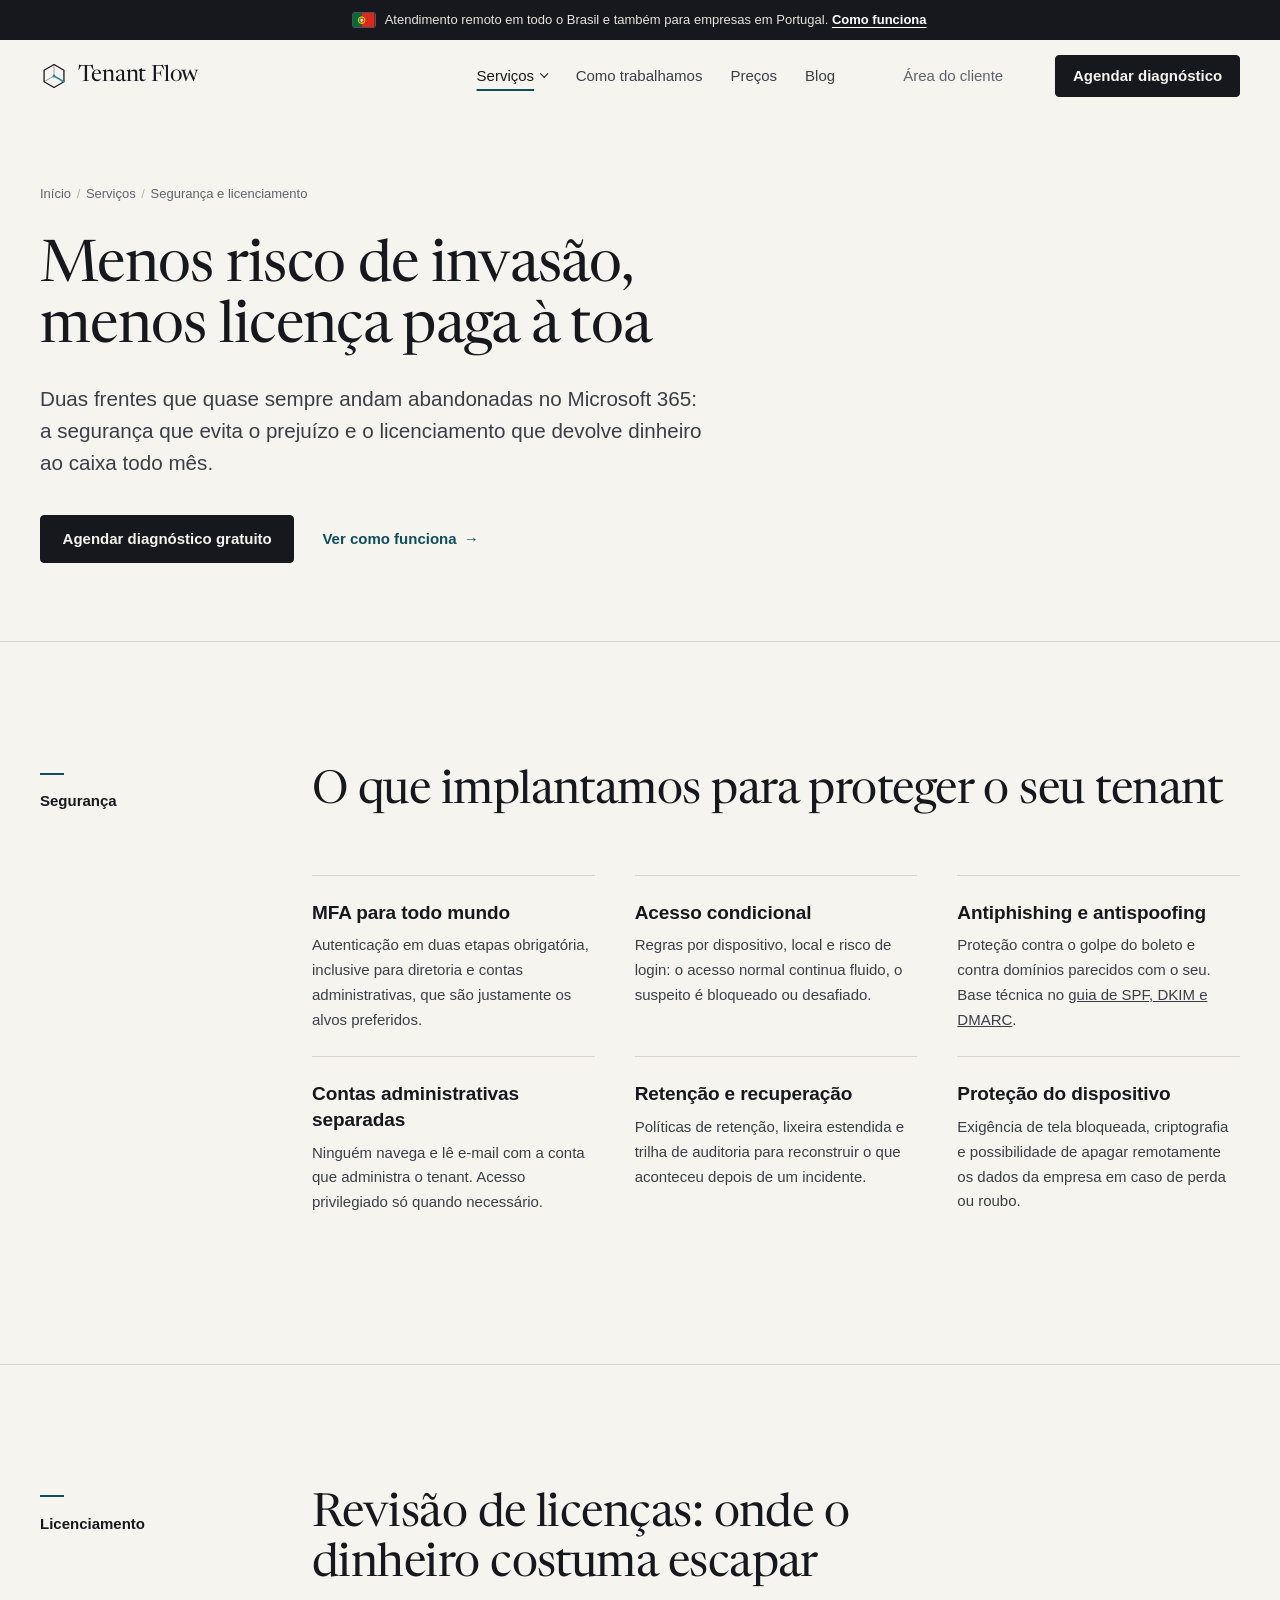
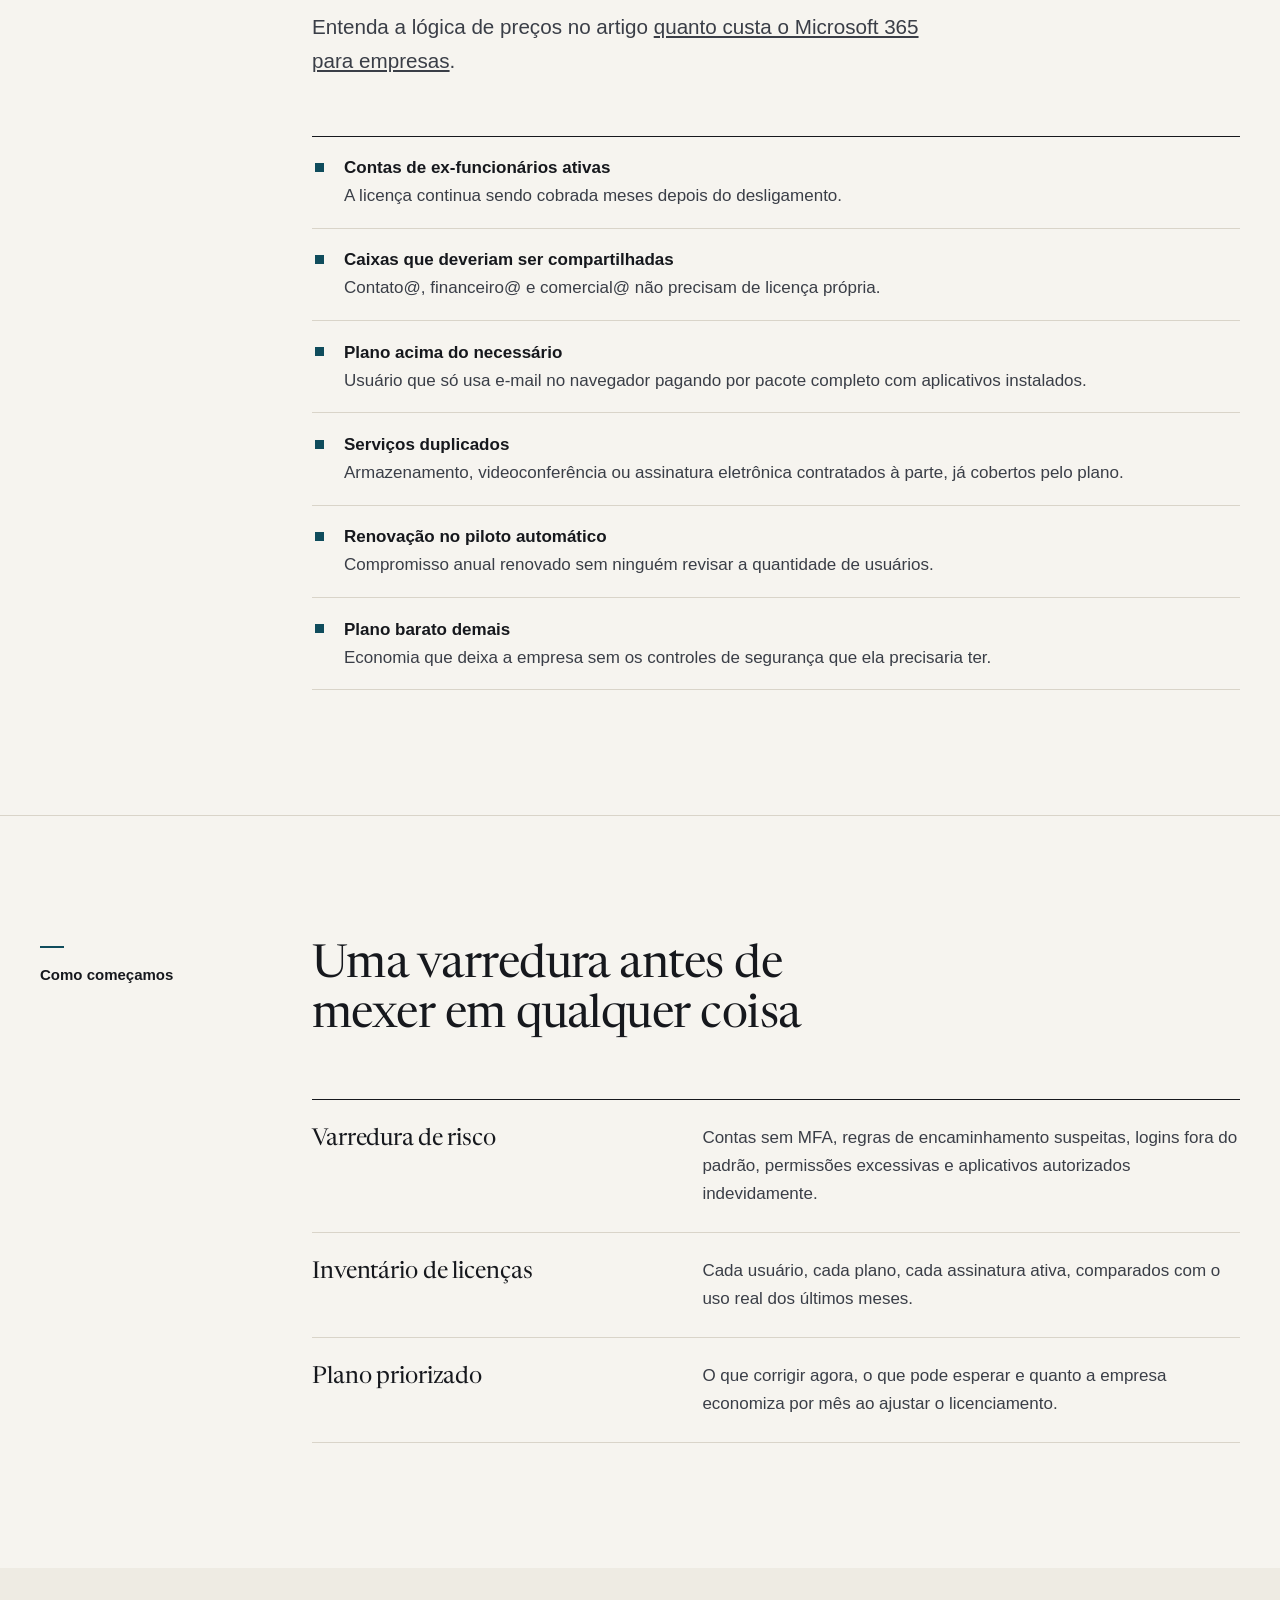
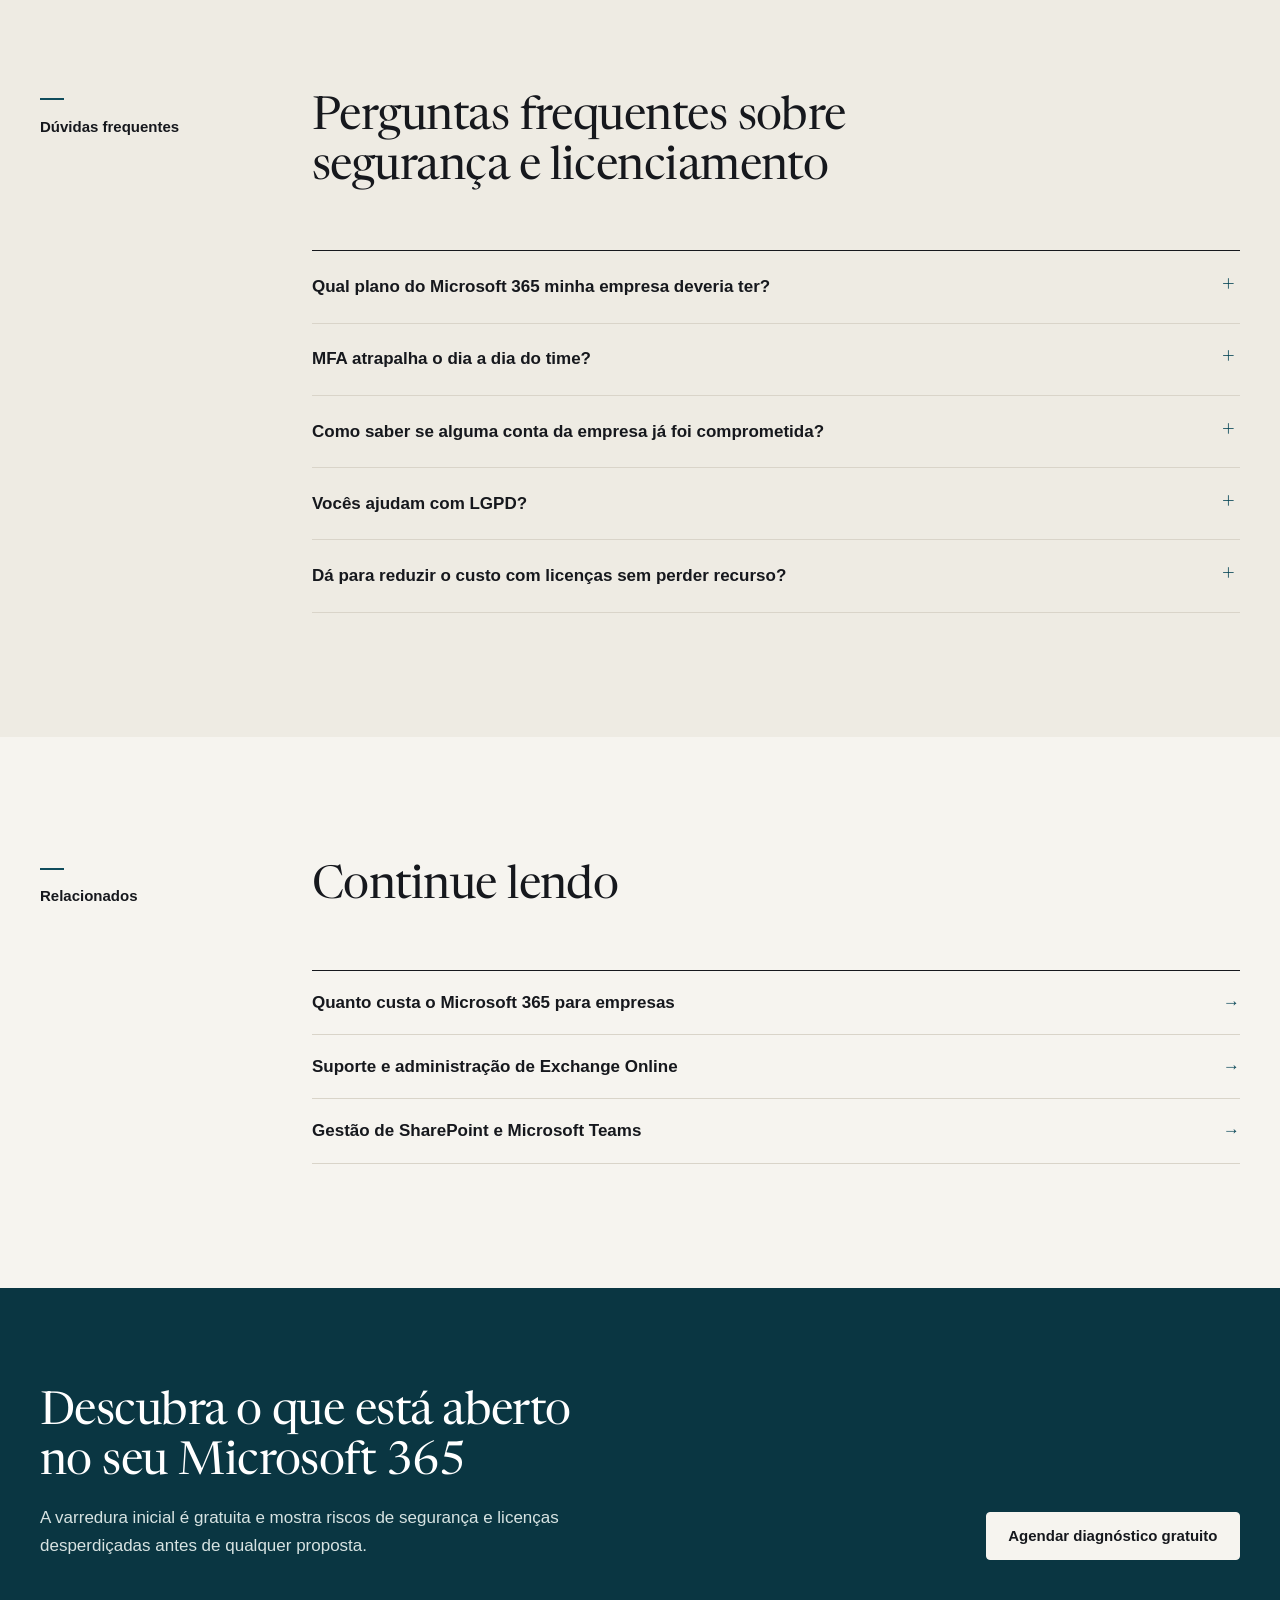
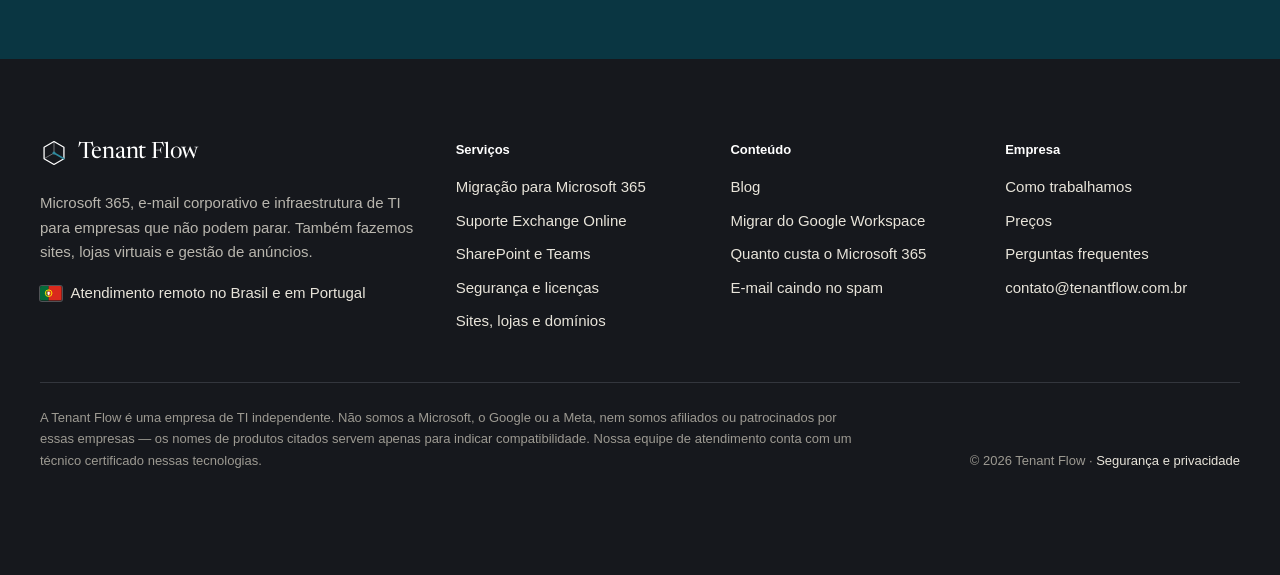
<file: seguranca-e-licenciamento-microsoft-365/index.html>
<!DOCTYPE html>
<html lang="pt-BR">
<head>
  <meta charset="utf-8">
  <meta name="viewport" content="width=device-width, initial-scale=1">
  <title>Segurança e licenciamento Microsoft 365 | Tenant Flow</title>
  <meta name="description" content="MFA, acesso condicional, antiphishing e revisão de licenças Microsoft 365: menos risco de invasão e menos licença paga à toa. Diagnóstico gratuito.">
  <link rel="canonical" href="https://tenantflow.com.br/seguranca-e-licenciamento-microsoft-365/">
  <meta name="robots" content="index,follow,max-image-preview:large">
  <meta name="theme-color" content="#f6f4ef">

  <meta property="og:type" content="website">
  <meta property="og:locale" content="pt_BR">
  <meta property="og:site_name" content="Tenant Flow">
  <meta property="og:title" content="Segurança e licenciamento Microsoft 365 | Tenant Flow">
  <meta property="og:description" content="MFA, acesso condicional, antiphishing e revisão de licenças Microsoft 365: menos risco de invasão e menos licença paga à toa. Diagnóstico gratuito.">
  <meta property="og:url" content="https://tenantflow.com.br/seguranca-e-licenciamento-microsoft-365/">
  <meta property="og:image" content="https://tenantflow.com.br/assets/og-tenant-flow.png">
  <meta property="og:image:width" content="1200">
  <meta property="og:image:height" content="630">
  <meta name="twitter:card" content="summary_large_image">

  <link rel="icon" href="/favicon.svg" type="image/svg+xml">
  <link rel="apple-touch-icon" href="/apple-touch-icon.png">
  <link rel="preload" href="/assets/newsreader-display.woff2" as="font" type="font/woff2" crossorigin>
  <link rel="stylesheet" href="/assets/site.css?v=20261025d">
  <script src="/assets/site.js?v=20261025d" defer></script>

  <script type="application/ld+json">{"@context":"https://schema.org","@type":"Organization","@id":"https://tenantflow.com.br/#organization","name":"Tenant Flow","url":"https://tenantflow.com.br/","email":"contato@tenantflow.com.br","logo":{"@type":"ImageObject","url":"https://tenantflow.com.br/assets/logo-tenant-flow.png","width":512,"height":512},"description":"Empresa de TI para pequenas e médias empresas: Microsoft 365, e-mail corporativo, segurança, sites, lojas virtuais, administração de domínios e gestão de anúncios.","areaServed":[{"@type":"Country","name":"Brasil"},{"@type":"Country","name":"Portugal"}],"knowsAbout":["Microsoft 365","Exchange Online","SharePoint Online","Microsoft Teams","OneDrive","Segurança da informação","Licenciamento Microsoft","Criação de sites","Lojas virtuais","Registro e administração de domínios","DNS","Google Ads","Meta Ads"],"contactPoint":[{"@type":"ContactPoint","contactType":"vendas","email":"contato@tenantflow.com.br","availableLanguage":["Portuguese"],"areaServed":["BR","PT"]}]}</script>
  <script type="application/ld+json">{"@context":"https://schema.org","@type":"BreadcrumbList","itemListElement":[{"@type":"ListItem","position":1,"name":"Início","item":"https://tenantflow.com.br/"},{"@type":"ListItem","position":2,"name":"Serviços","item":"https://tenantflow.com.br/#servicos"},{"@type":"ListItem","position":3,"name":"Segurança e licenciamento","item":"https://tenantflow.com.br/seguranca-e-licenciamento-microsoft-365/"}]}</script>
  <script type="application/ld+json">{"@context":"https://schema.org","@type":"Service","@id":"https://tenantflow.com.br/seguranca-e-licenciamento-microsoft-365/#service","name":"Segurança e licenciamento Microsoft 365","serviceType":"Segurança e licenciamento Microsoft 365","description":"Implantação de MFA e acesso condicional, políticas antiphishing, prevenção de vazamento de dados e revisão de licenças Microsoft 365.","url":"https://tenantflow.com.br/seguranca-e-licenciamento-microsoft-365/","provider":{"@id":"https://tenantflow.com.br/#organization"},"areaServed":[{"@type":"Country","name":"Brasil"},{"@type":"Country","name":"Portugal"}],"audience":{"@type":"BusinessAudience","name":"Pequenas e médias empresas"},"offers":{"@type":"Offer","url":"https://tenantflow.com.br/#contato","availability":"https://schema.org/InStock","priceSpecification":{"@type":"PriceSpecification","priceCurrency":"BRL","description":"Diagnóstico técnico inicial gratuito; proposta sob medida após o levantamento."}}}</script>
  <script type="application/ld+json">{"@context":"https://schema.org","@type":"FAQPage","@id":"https://tenantflow.com.br/seguranca-e-licenciamento-microsoft-365/#faq","inLanguage":"pt-BR","mainEntity":[{"@type":"Question","name":"Qual plano do Microsoft 365 minha empresa deveria ter?","acceptedAnswer":{"@type":"Answer","text":"Depende de quantos usuários você tem, de quem precisa dos aplicativos instalados no computador e do nível de segurança exigido. Muitas empresas pagam por um plano superior sem usar os recursos que justificam o preço, e outras economizam em um plano básico que deixa a segurança descoberta. A revisão de licenças compara o que você paga com o que realmente usa, usuário por usuário."}},{"@type":"Question","name":"MFA atrapalha o dia a dia do time?","acceptedAnswer":{"@type":"Answer","text":"Bem implantado, quase não aparece. Configuramos MFA com aplicativo autenticador e políticas de acesso condicional que dispensam a segunda verificação em dispositivos e locais confiáveis, exigindo-a apenas quando o acesso foge do padrão. O incômodo é pequeno perto do prejuízo de uma conta de diretoria invadida."}},{"@type":"Question","name":"Como saber se alguma conta da empresa já foi comprometida?","acceptedAnswer":{"@type":"Answer","text":"Procuramos os sinais clássicos: regras de encaminhamento automático criadas sem autorização, logins de países onde a empresa não opera, aplicativos autorizados por engano e alterações recentes de senha. Essa varredura faz parte do diagnóstico inicial."}},{"@type":"Question","name":"Vocês ajudam com LGPD?","acceptedAnswer":{"@type":"Answer","text":"Ajudamos na parte técnica: controle de acesso, retenção de dados, registro de auditoria, classificação de informação sensível e prevenção de vazamento. A adequação jurídica é feita pelo time legal da empresa. Nós entregamos os controles que sustentam a política."}},{"@type":"Question","name":"Dá para reduzir o custo com licenças sem perder recurso?","acceptedAnswer":{"@type":"Answer","text":"Na maioria dos casos, sim. As economias mais comuns vêm de contas de ex-funcionários ainda ativas, caixas que poderiam ser compartilhadas (e não consomem licença), usuários com plano superior ao necessário e assinaturas duplicadas de serviços que o Microsoft 365 já cobre."}}]}</script>
</head>
<body>
<a class="skip-link" href="#conteudo">Pular para o conteúdo</a>

<div class="notice">
  <div class="container notice__inner">
    <svg class="flag" viewBox="0 0 30 20" role="img" aria-label="Bandeira de Portugal"><rect width="12" height="20" fill="#046a38"/><rect x="12" width="18" height="20" fill="#da291c"/><circle cx="12" cy="10" r="4.6" fill="none" stroke="#ffe900" stroke-width="1.3"/><path d="M7.6 10h8.8M12 5.4v9.2" stroke="#ffe900" stroke-width=".7"/><path d="M10.1 7.6h3.8v3.3c0 1.2-.9 2-1.9 2.3-1-.3-1.9-1.1-1.9-2.3z" fill="#fff" stroke="#da291c" stroke-width=".8"/></svg>
    <p>Atendimento remoto em todo o Brasil e também para empresas em Portugal. <a href="/#atendimento">Como funciona</a></p>
  </div>
</div>

<header class="site-header">
  <div class="container site-header__inner">
    <a class="brand" href="/" aria-label="Tenant Flow, página inicial">
      <svg class="brand__mark" viewBox="0 0 44 44" fill="none" aria-hidden="true"><path d="M22 4 37.6 13v18L22 40 6.4 31V13z" stroke="currentColor" stroke-width="2" stroke-linejoin="round"/><path d="M22 22V4M22 22 6.4 31" stroke="currentColor" stroke-width="1.4" stroke-opacity=".45"/><path d="M22 22 37.6 31" stroke="#2f8a9e" stroke-width="2.4" stroke-linecap="round"/><circle cx="22" cy="22" r="2.4" fill="#2f8a9e"/></svg>
      <span class="brand__name">Tenant Flow</span>
    </a>

    <nav class="nav" aria-label="Principal">
      <ul class="nav__list">
        <li class="nav__item--menu">
          <a class="nav__link" href="/#servicos" aria-current="page">Serviços</a>
          <div class="nav__panel">
              <a href="/migracao-microsoft-365/"><strong>Migração para Microsoft 365</strong><span>Google Workspace, Zimbra ou servidor próprio</span></a>
              <a href="/suporte-exchange-online/"><strong>Suporte Exchange Online</strong><span>E-mail corporativo e entregabilidade</span></a>
              <a href="/sharepoint-e-teams/"><strong>SharePoint e Teams</strong><span>Arquivos, permissões e colaboração</span></a>
              <a href="/seguranca-e-licenciamento-microsoft-365/"><strong>Segurança e licenças</strong><span>MFA, acesso condicional e custos</span></a>
              <a href="/sites-e-lojas-virtuais/"><strong>Sites, lojas e domínios</strong><span>Site institucional, e-commerce e DNS</span></a>
          </div>
        </li>
        <li><a class="nav__link" href="/#processo">Como trabalhamos</a></li>
        <li><a class="nav__link" href="/#precos">Preços</a></li>
        <li><a class="nav__link" href="/blog/">Blog</a></li>
      </ul>
    </nav>

    <a class="nav__client" href="/suporte/">Área do cliente</a>

    <div class="site-header__cta">
      <a class="button" href="/#contato">Agendar diagnóstico</a>
    </div>

    <button class="menu-toggle" type="button" aria-expanded="false" aria-controls="mobile-menu">
      <span class="menu-toggle__icon" aria-hidden="true"></span>
      <span class="menu-toggle__label">Menu</span>
    </button>
  </div>

  <nav class="mobile-menu" id="mobile-menu" aria-label="Menu" hidden>
    <div class="container mobile-menu__inner">
      <a href="/migracao-microsoft-365/">Migração para Microsoft 365</a>
      <a href="/suporte-exchange-online/">Suporte Exchange Online</a>
      <a href="/sharepoint-e-teams/">SharePoint e Teams</a>
      <a href="/seguranca-e-licenciamento-microsoft-365/">Segurança e licenças</a>
      <a href="/sites-e-lojas-virtuais/">Sites, lojas e domínios</a>
      <a href="/#processo">Como trabalhamos</a>
      <a href="/#precos">Preços</a>
      <a href="/blog/">Blog</a>
      <a class="mobile-menu__client" href="/suporte/">Área do cliente</a>
      <a class="button button--block" href="/#contato">Agendar diagnóstico</a>
    </div>
  </nav>
</header>

<main id="conteudo">

  <header class="page-header">
    <div class="container">
      <nav class="breadcrumb" aria-label="Trilha de navegação"><ol><li><a href="/">Início</a></li><li><a href="/#servicos">Serviços</a></li><li aria-current="page">Segurança e licenciamento</li></ol></nav>
      <h1>Menos risco de invasão, menos licença paga à toa</h1>
      <p class="lead">Duas frentes que quase sempre andam abandonadas no Microsoft 365: a segurança que evita o prejuízo e o licenciamento que devolve dinheiro ao caixa todo mês.</p>
      <div class="page-header__actions">
        <a class="button" href="/?assunto=seguranca#contato">Agendar diagnóstico gratuito</a>
        <a class="link-arrow" href="#como-funciona">Ver como funciona</a>
      </div>
    </div>
  </header>

  <section class="section">
    <div class="container">
      <div class="section-head">
        <p class="section-head__label">Segurança</p>
        <div>
          <h2>O que implantamos para proteger o seu tenant</h2>
        </div>
      </div>
      <div class="section-body">
        <ul class="features features--3">
          <li><h3>MFA para todo mundo</h3><p>Autenticação em duas etapas obrigatória, inclusive para diretoria e contas administrativas, que são justamente os alvos preferidos.</p></li>
          <li><h3>Acesso condicional</h3><p>Regras por dispositivo, local e risco de login: o acesso normal continua fluido, o suspeito é bloqueado ou desafiado.</p></li>
          <li><h3>Antiphishing e antispoofing</h3><p>Proteção contra o golpe do boleto e contra domínios parecidos com o seu. Base técnica no <a href="/blog/email-caindo-no-spam-spf-dkim-dmarc/">guia de SPF, DKIM e DMARC</a>.</p></li>
          <li><h3>Contas administrativas separadas</h3><p>Ninguém navega e lê e-mail com a conta que administra o tenant. Acesso privilegiado só quando necessário.</p></li>
          <li><h3>Retenção e recuperação</h3><p>Políticas de retenção, lixeira estendida e trilha de auditoria para reconstruir o que aconteceu depois de um incidente.</p></li>
          <li><h3>Proteção do dispositivo</h3><p>Exigência de tela bloqueada, criptografia e possibilidade de apagar remotamente os dados da empresa em caso de perda ou roubo.</p></li>
        </ul>
      </div>
    </div>
  </section>

  <section class="section" id="licenciamento">
    <div class="container">
      <div class="section-head">
        <p class="section-head__label">Licenciamento</p>
        <div>
          <h2>Revisão de licenças: onde o dinheiro costuma escapar</h2>
          <p class="section-head__intro">Entenda a lógica de preços no artigo <a href="/blog/quanto-custa-microsoft-365-para-empresas/">quanto custa o Microsoft 365 para empresas</a>.</p>
        </div>
      </div>
      <div class="section-body">
        <ul class="checklist">
          <li><b>Contas de ex-funcionários ativas</b> A licença continua sendo cobrada meses depois do desligamento.</li>
          <li><b>Caixas que deveriam ser compartilhadas</b> Contato@, financeiro@ e comercial@ não precisam de licença própria.</li>
          <li><b>Plano acima do necessário</b> Usuário que só usa e-mail no navegador pagando por pacote completo com aplicativos instalados.</li>
          <li><b>Serviços duplicados</b> Armazenamento, videoconferência ou assinatura eletrônica contratados à parte, já cobertos pelo plano.</li>
          <li><b>Renovação no piloto automático</b> Compromisso anual renovado sem ninguém revisar a quantidade de usuários.</li>
          <li><b>Plano barato demais</b> Economia que deixa a empresa sem os controles de segurança que ela precisaria ter.</li>
        </ul>
      </div>
    </div>
  </section>

  <section class="section" id="como-funciona">
    <div class="container">
      <div class="section-head">
        <p class="section-head__label">Como começamos</p>
        <div>
          <h2>Uma varredura antes de mexer em qualquer coisa</h2>
        </div>
      </div>
      <div class="section-body">
        <ol class="steps">
          <li>
            <h3>Varredura de risco</h3>
            <p>Contas sem MFA, regras de encaminhamento suspeitas, logins fora do padrão, permissões excessivas e aplicativos autorizados indevidamente.</p>
          </li>
          <li>
            <h3>Inventário de licenças</h3>
            <p>Cada usuário, cada plano, cada assinatura ativa, comparados com o uso real dos últimos meses.</p>
          </li>
          <li>
            <h3>Plano priorizado</h3>
            <p>O que corrigir agora, o que pode esperar e quanto a empresa economiza por mês ao ajustar o licenciamento.</p>
          </li>
        </ol>
      </div>
    </div>
  </section>

  <section class="section section--alt">
    <div class="container">
      <div class="section-head">
        <p class="section-head__label">Dúvidas frequentes</p>
        <div>
          <h2>Perguntas frequentes sobre segurança e licenciamento</h2>
        </div>
      </div>
      <div class="section-body">
        <div class="faq">
          <details>
            <summary>Qual plano do Microsoft 365 minha empresa deveria ter?</summary>
            <p>Depende de quantos usuários você tem, de quem precisa dos aplicativos instalados no computador e do nível de segurança exigido. Muitas empresas pagam por um plano superior sem usar os recursos que justificam o preço, e outras economizam em um plano básico que deixa a segurança descoberta. A revisão de licenças compara o que você paga com o que realmente usa, usuário por usuário.</p>
          </details>
          <details>
            <summary>MFA atrapalha o dia a dia do time?</summary>
            <p>Bem implantado, quase não aparece. Configuramos MFA com aplicativo autenticador e políticas de acesso condicional que dispensam a segunda verificação em dispositivos e locais confiáveis, exigindo-a apenas quando o acesso foge do padrão. O incômodo é pequeno perto do prejuízo de uma conta de diretoria invadida.</p>
          </details>
          <details>
            <summary>Como saber se alguma conta da empresa já foi comprometida?</summary>
            <p>Procuramos os sinais clássicos: regras de encaminhamento automático criadas sem autorização, logins de países onde a empresa não opera, aplicativos autorizados por engano e alterações recentes de senha. Essa varredura faz parte do diagnóstico inicial.</p>
          </details>
          <details>
            <summary>Vocês ajudam com LGPD?</summary>
            <p>Ajudamos na parte técnica: controle de acesso, retenção de dados, registro de auditoria, classificação de informação sensível e prevenção de vazamento. A adequação jurídica é feita pelo time legal da empresa. Nós entregamos os controles que sustentam a política.</p>
          </details>
          <details>
            <summary>Dá para reduzir o custo com licenças sem perder recurso?</summary>
            <p>Na maioria dos casos, sim. As economias mais comuns vêm de contas de ex-funcionários ainda ativas, caixas que poderiam ser compartilhadas (e não consomem licença), usuários com plano superior ao necessário e assinaturas duplicadas de serviços que o Microsoft 365 já cobre.</p>
          </details>
        </div>
      </div>
    </div>
  </section>

  <section class="section">
    <div class="container">
      <div class="section-head">
        <p class="section-head__label">Relacionados</p>
        <div>
          <h2>Continue lendo</h2>
        </div>
      </div>
      <div class="section-body">
        <nav class="related" aria-label="Leitura relacionada">
          <a href="/blog/quanto-custa-microsoft-365-para-empresas/">Quanto custa o Microsoft 365 para empresas</a>
          <a href="/suporte-exchange-online/">Suporte e administração de Exchange Online</a>
          <a href="/sharepoint-e-teams/">Gestão de SharePoint e Microsoft Teams</a>
        </nav>
      </div>
    </div>
  </section>

  <section class="cta-band">
    <div class="container cta-band__inner">
      <div>
        <h2>Descubra o que está aberto no seu Microsoft 365</h2>
        <p>A varredura inicial é gratuita e mostra riscos de segurança e licenças desperdiçadas antes de qualquer proposta.</p>
      </div>
      <a class="button" href="/?assunto=seguranca#contato">Agendar diagnóstico gratuito</a>
    </div>
  </section>

</main>

<footer class="site-footer">
  <div class="container">
    <div class="site-footer__grid">
      <div class="site-footer__about">
        <a class="brand" href="/">
          <svg class="brand__mark" viewBox="0 0 44 44" fill="none" aria-hidden="true"><path d="M22 4 37.6 13v18L22 40 6.4 31V13z" stroke="currentColor" stroke-width="2" stroke-linejoin="round"/><path d="M22 22V4M22 22 6.4 31" stroke="currentColor" stroke-width="1.4" stroke-opacity=".45"/><path d="M22 22 37.6 31" stroke="#2f8a9e" stroke-width="2.4" stroke-linecap="round"/><circle cx="22" cy="22" r="2.4" fill="#2f8a9e"/></svg>
          <span class="brand__name">Tenant Flow</span>
        </a>
        <p>Microsoft 365, e-mail corporativo e infraestrutura de TI para empresas que não podem parar. Também fazemos sites, lojas virtuais e gestão de anúncios.</p>
        <p class="site-footer__reach"><svg class="flag" viewBox="0 0 30 20" role="img" aria-label="Bandeira de Portugal"><rect width="12" height="20" fill="#046a38"/><rect x="12" width="18" height="20" fill="#da291c"/><circle cx="12" cy="10" r="4.6" fill="none" stroke="#ffe900" stroke-width="1.3"/><path d="M7.6 10h8.8M12 5.4v9.2" stroke="#ffe900" stroke-width=".7"/><path d="M10.1 7.6h3.8v3.3c0 1.2-.9 2-1.9 2.3-1-.3-1.9-1.1-1.9-2.3z" fill="#fff" stroke="#da291c" stroke-width=".8"/></svg> Atendimento remoto no Brasil e em Portugal</p>
      </div>

      <div>
        <p class="site-footer__title">Serviços</p>
        <ul class="site-footer__links">
          <li><a href="/migracao-microsoft-365/">Migração para Microsoft 365</a></li>
          <li><a href="/suporte-exchange-online/">Suporte Exchange Online</a></li>
          <li><a href="/sharepoint-e-teams/">SharePoint e Teams</a></li>
          <li><a href="/seguranca-e-licenciamento-microsoft-365/">Segurança e licenças</a></li>
          <li><a href="/sites-e-lojas-virtuais/">Sites, lojas e domínios</a></li>
        </ul>
      </div>

      <div>
        <p class="site-footer__title">Conteúdo</p>
        <ul class="site-footer__links">
          <li><a href="/blog/">Blog</a></li>
          <li><a href="/blog/migrar-google-workspace-para-microsoft-365/">Migrar do Google Workspace</a></li>
          <li><a href="/blog/quanto-custa-microsoft-365-para-empresas/">Quanto custa o Microsoft 365</a></li>
          <li><a href="/blog/email-caindo-no-spam-spf-dkim-dmarc/">E-mail caindo no spam</a></li>
        </ul>
      </div>

      <div>
        <p class="site-footer__title">Empresa</p>
        <ul class="site-footer__links">
          <li><a href="/#processo">Como trabalhamos</a></li>
          <li><a href="/#precos">Preços</a></li>
          <li><a href="/#faq">Perguntas frequentes</a></li>
          <li><a href="mailto:contato@tenantflow.com.br">contato@tenantflow.com.br</a></li>
        </ul>
      </div>
    </div>

    <div class="site-footer__legal">
      <p>A Tenant Flow é uma empresa de TI independente. Não somos a Microsoft, o Google ou a Meta, nem somos afiliados ou patrocinados por essas empresas — os nomes de produtos citados servem apenas para indicar compatibilidade. Nossa equipe de atendimento conta com um técnico certificado nessas tecnologias.</p>
      <p>© 2026 Tenant Flow · <a href="/seguranca-e-privacidade.html">Segurança e privacidade</a></p>
    </div>
  </div>
</footer>

</body>
</html>
</file>
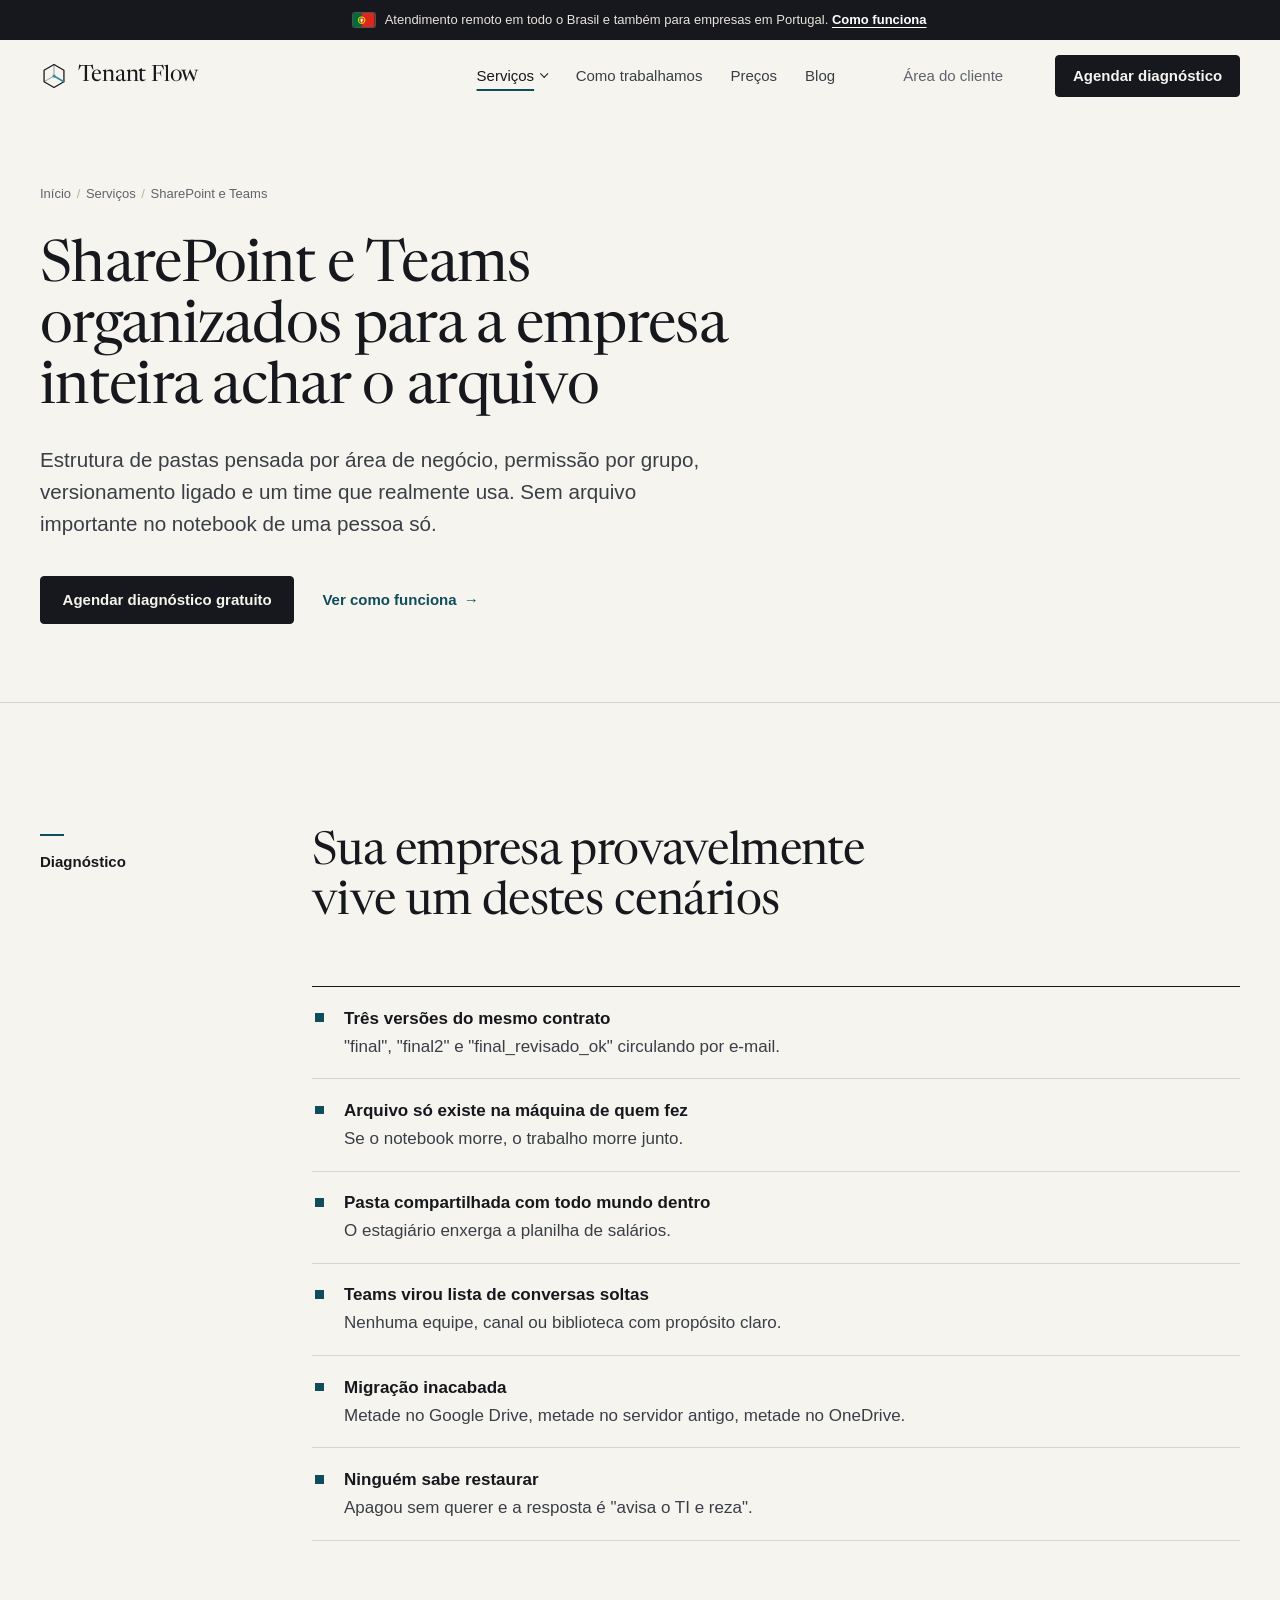
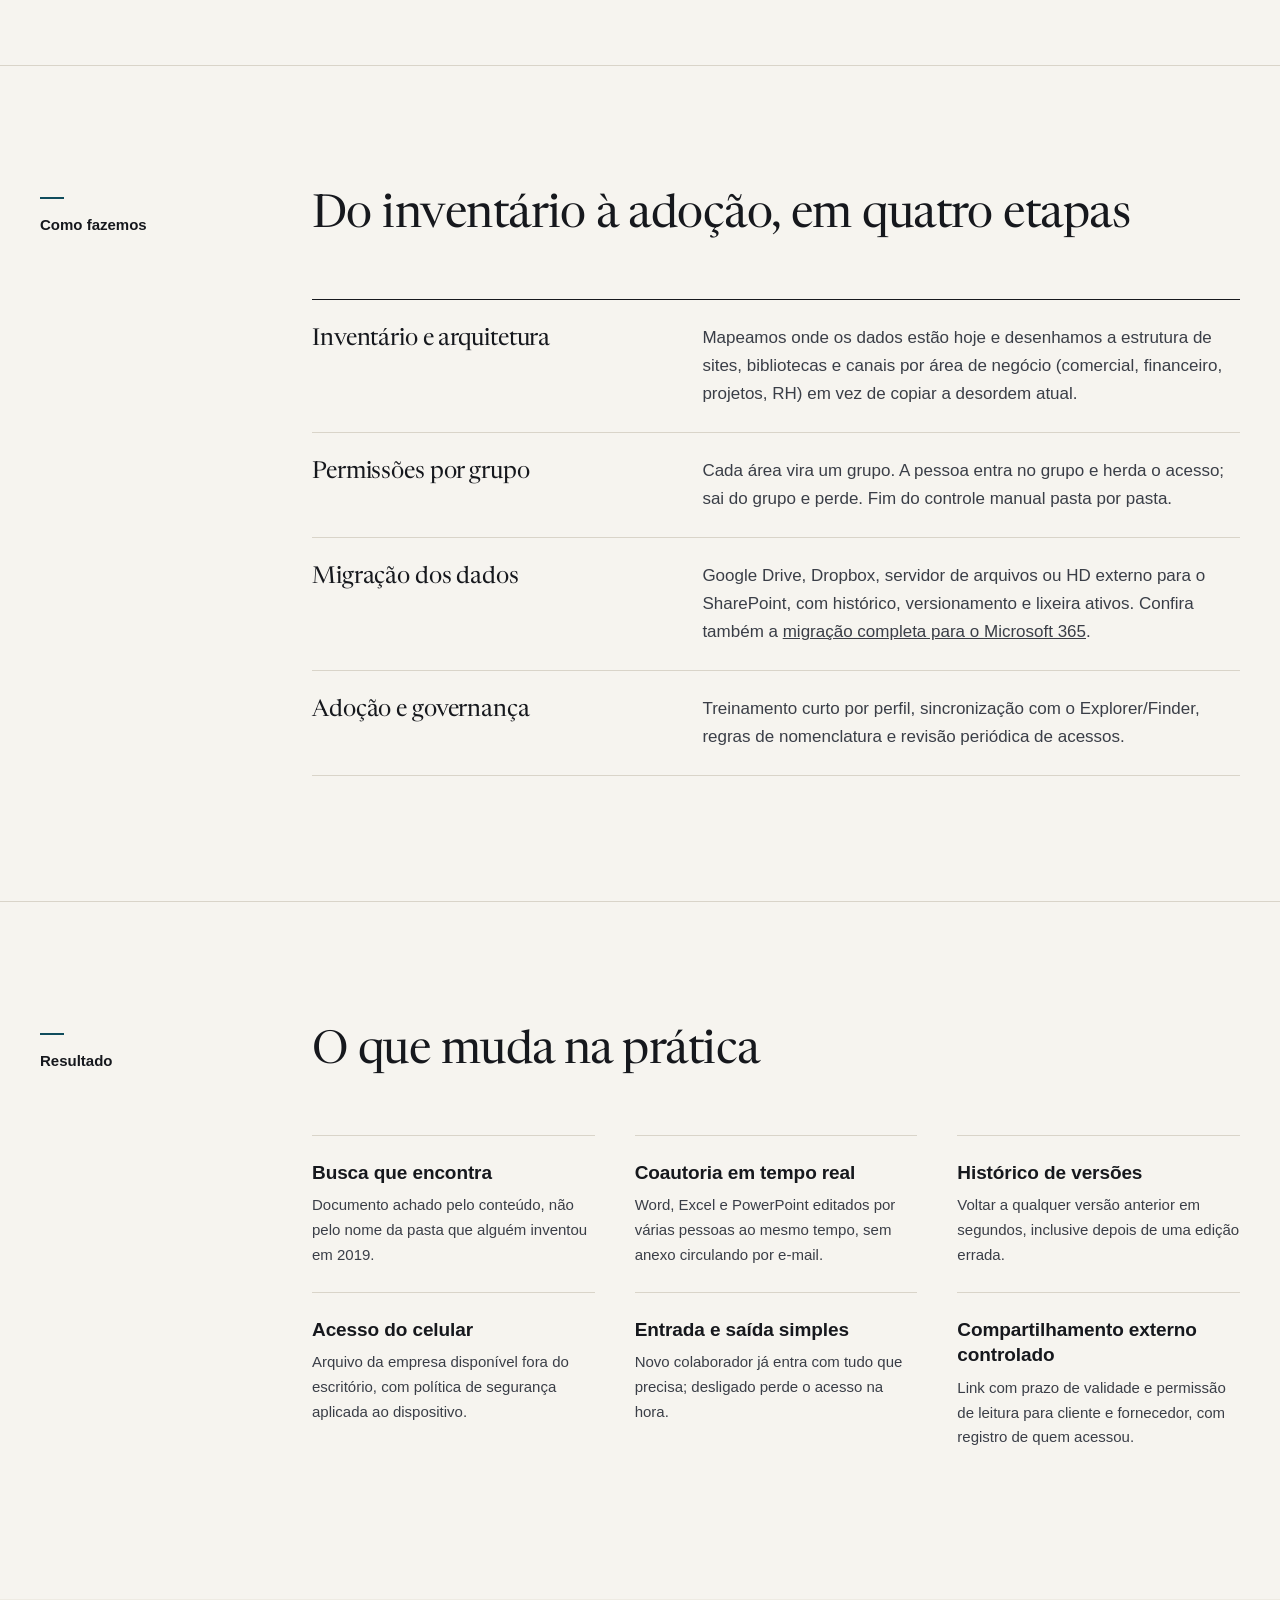
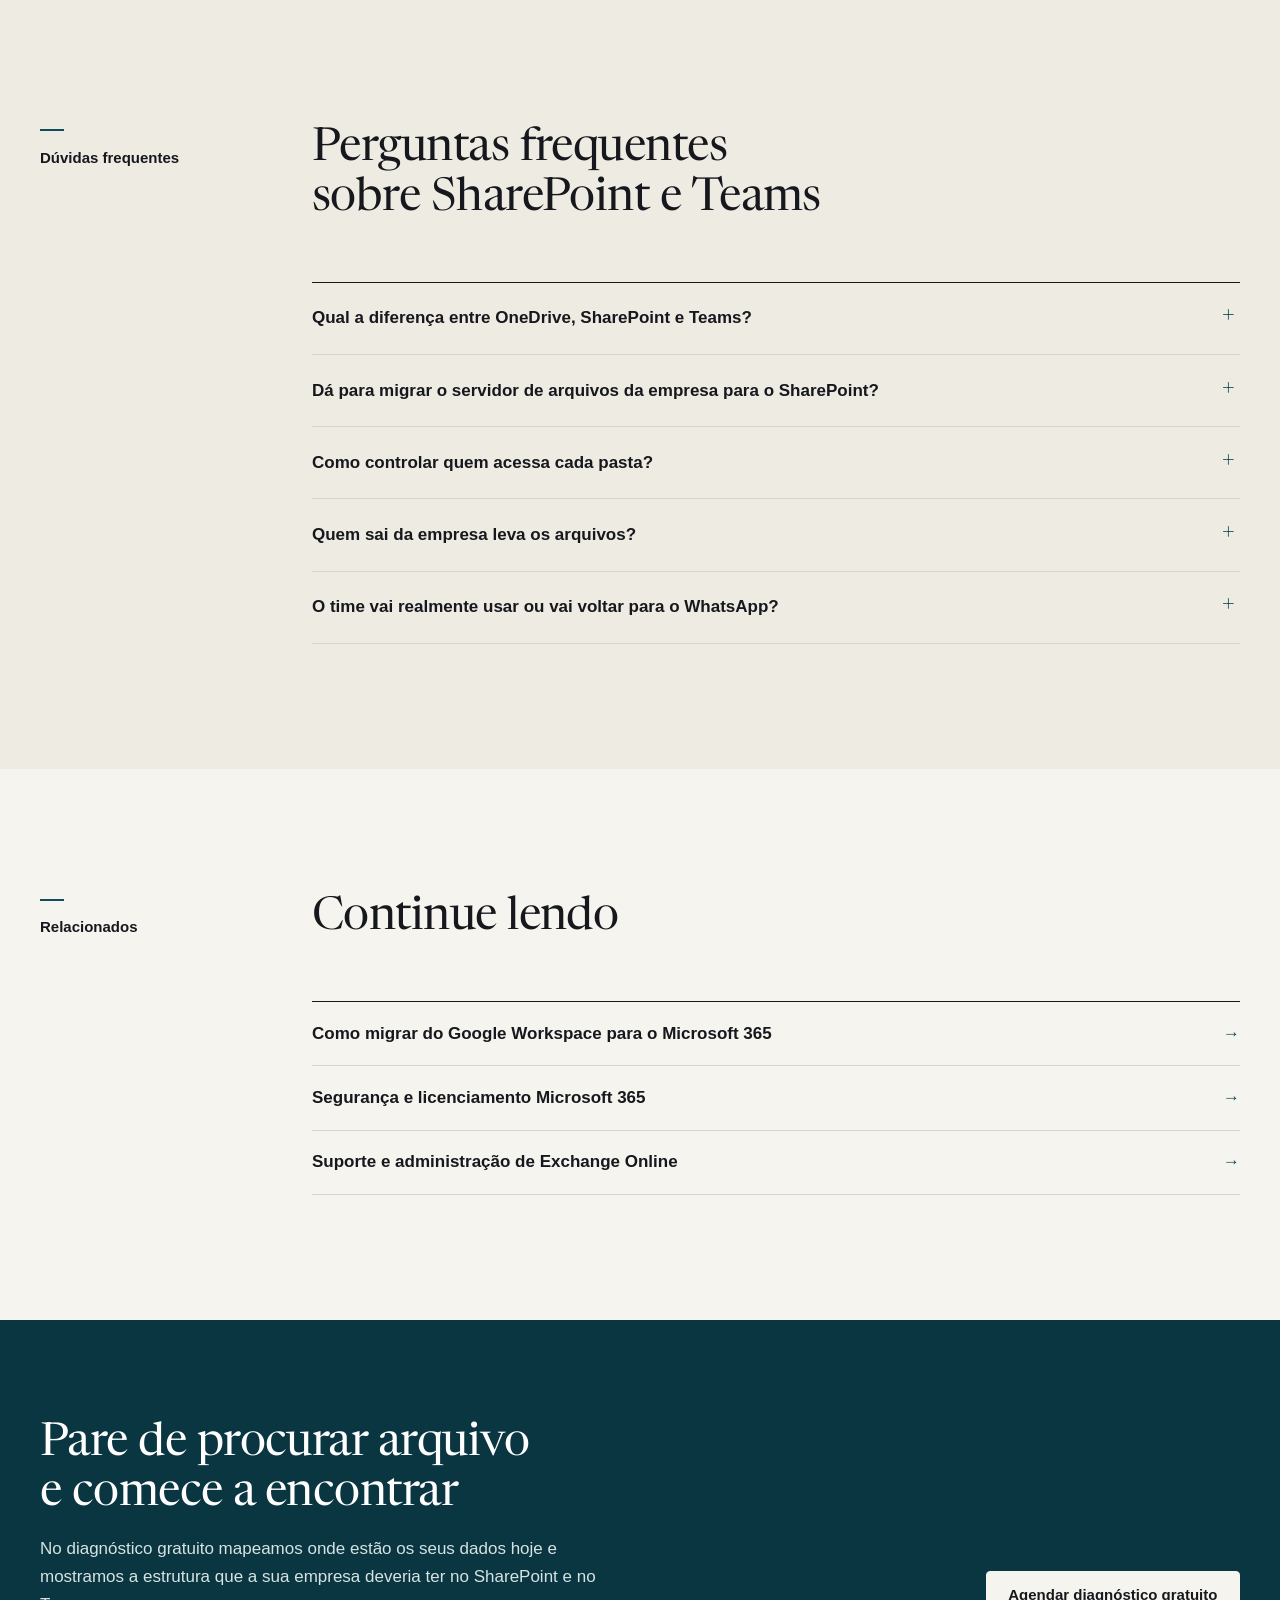
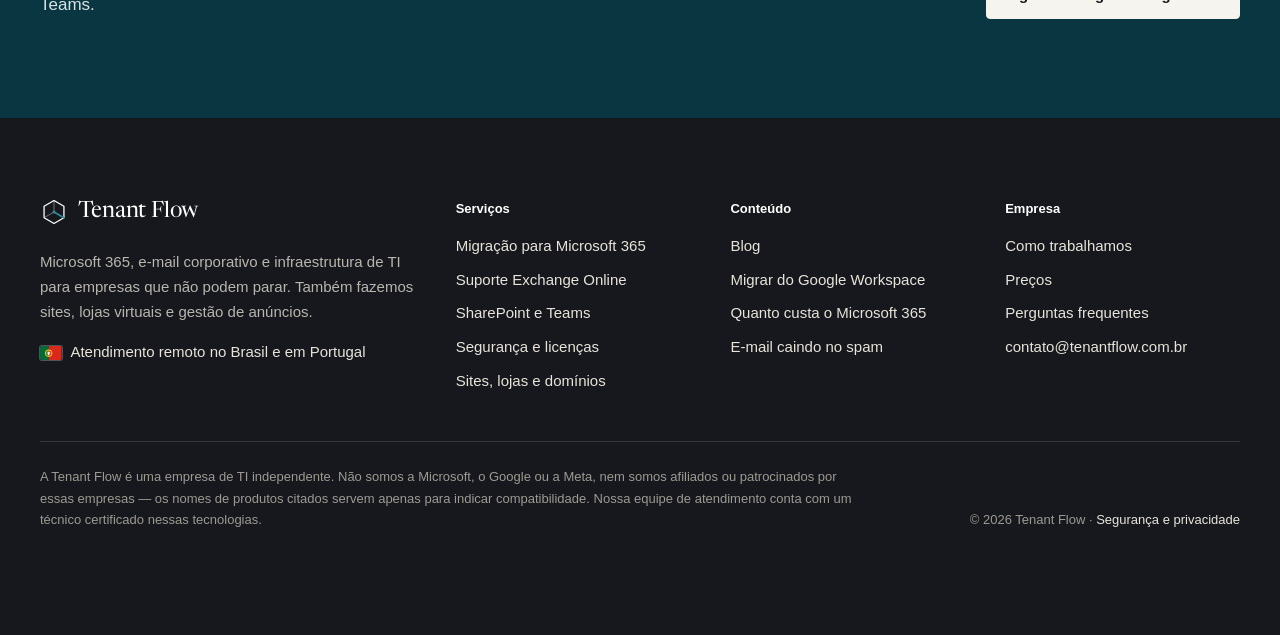
<file: sharepoint-e-teams/index.html>
<!DOCTYPE html>
<html lang="pt-BR">
<head>
  <meta charset="utf-8">
  <meta name="viewport" content="width=device-width, initial-scale=1">
  <title>Gestão de SharePoint e Teams para empresas | Tenant Flow</title>
  <meta name="description" content="Estruturamos SharePoint, OneDrive e Teams com permissão por departamento, governança de arquivos e adoção pelo time. Diagnóstico técnico gratuito.">
  <link rel="canonical" href="https://tenantflow.com.br/sharepoint-e-teams/">
  <meta name="robots" content="index,follow,max-image-preview:large">
  <meta name="theme-color" content="#f6f4ef">

  <meta property="og:type" content="website">
  <meta property="og:locale" content="pt_BR">
  <meta property="og:site_name" content="Tenant Flow">
  <meta property="og:title" content="Gestão de SharePoint e Teams para empresas | Tenant Flow">
  <meta property="og:description" content="Estruturamos SharePoint, OneDrive e Teams com permissão por departamento, governança de arquivos e adoção pelo time. Diagnóstico técnico gratuito.">
  <meta property="og:url" content="https://tenantflow.com.br/sharepoint-e-teams/">
  <meta property="og:image" content="https://tenantflow.com.br/assets/og-tenant-flow.png">
  <meta property="og:image:width" content="1200">
  <meta property="og:image:height" content="630">
  <meta name="twitter:card" content="summary_large_image">

  <link rel="icon" href="/favicon.svg" type="image/svg+xml">
  <link rel="apple-touch-icon" href="/apple-touch-icon.png">
  <link rel="preload" href="/assets/newsreader-display.woff2" as="font" type="font/woff2" crossorigin>
  <link rel="stylesheet" href="/assets/site.css?v=20261025d">
  <script src="/assets/site.js?v=20261025d" defer></script>

  <script type="application/ld+json">{"@context":"https://schema.org","@type":"Organization","@id":"https://tenantflow.com.br/#organization","name":"Tenant Flow","url":"https://tenantflow.com.br/","email":"contato@tenantflow.com.br","logo":{"@type":"ImageObject","url":"https://tenantflow.com.br/assets/logo-tenant-flow.png","width":512,"height":512},"description":"Empresa de TI para pequenas e médias empresas: Microsoft 365, e-mail corporativo, segurança, sites, lojas virtuais, administração de domínios e gestão de anúncios.","areaServed":[{"@type":"Country","name":"Brasil"},{"@type":"Country","name":"Portugal"}],"knowsAbout":["Microsoft 365","Exchange Online","SharePoint Online","Microsoft Teams","OneDrive","Segurança da informação","Licenciamento Microsoft","Criação de sites","Lojas virtuais","Registro e administração de domínios","DNS","Google Ads","Meta Ads"],"contactPoint":[{"@type":"ContactPoint","contactType":"vendas","email":"contato@tenantflow.com.br","availableLanguage":["Portuguese"],"areaServed":["BR","PT"]}]}</script>
  <script type="application/ld+json">{"@context":"https://schema.org","@type":"BreadcrumbList","itemListElement":[{"@type":"ListItem","position":1,"name":"Início","item":"https://tenantflow.com.br/"},{"@type":"ListItem","position":2,"name":"Serviços","item":"https://tenantflow.com.br/#servicos"},{"@type":"ListItem","position":3,"name":"SharePoint e Teams","item":"https://tenantflow.com.br/sharepoint-e-teams/"}]}</script>
  <script type="application/ld+json">{"@context":"https://schema.org","@type":"Service","@id":"https://tenantflow.com.br/sharepoint-e-teams/#service","name":"Gestão de SharePoint, OneDrive e Microsoft Teams","serviceType":"SharePoint e Microsoft Teams","description":"Estruturação, governança e adoção de SharePoint Online, OneDrive e Microsoft Teams: arquitetura de bibliotecas, permissões por grupo, migração de servidor de arquivos e treinamento.","url":"https://tenantflow.com.br/sharepoint-e-teams/","provider":{"@id":"https://tenantflow.com.br/#organization"},"areaServed":[{"@type":"Country","name":"Brasil"},{"@type":"Country","name":"Portugal"}],"audience":{"@type":"BusinessAudience","name":"Pequenas e médias empresas"},"offers":{"@type":"Offer","url":"https://tenantflow.com.br/#contato","availability":"https://schema.org/InStock","priceSpecification":{"@type":"PriceSpecification","priceCurrency":"BRL","description":"Diagnóstico técnico inicial gratuito; proposta sob medida após o levantamento."}}}</script>
  <script type="application/ld+json">{"@context":"https://schema.org","@type":"FAQPage","@id":"https://tenantflow.com.br/sharepoint-e-teams/#faq","inLanguage":"pt-BR","mainEntity":[{"@type":"Question","name":"Qual a diferença entre OneDrive, SharePoint e Teams?","acceptedAnswer":{"@type":"Answer","text":"O OneDrive guarda o arquivo individual de cada pessoa. O SharePoint guarda o arquivo da empresa, organizado por área e com permissão definida. O Teams é a camada de conversa e reunião que fica por cima do SharePoint: quando você anexa um arquivo em um canal do Teams, ele está sendo salvo em uma biblioteca do SharePoint. Estruturar os três juntos é o que evita duplicidade e arquivo perdido."}},{"@type":"Question","name":"Dá para migrar o servidor de arquivos da empresa para o SharePoint?","acceptedAnswer":{"@type":"Answer","text":"Sim. Mapeamos as pastas atuais, redesenhamos a estrutura por área de negócio (em vez de replicar a bagunça antiga), migramos os dados preservando datas e aplicamos as permissões corretas. Em muitos casos o servidor físico deixa de ser necessário depois do projeto."}},{"@type":"Question","name":"Como controlar quem acessa cada pasta?","acceptedAnswer":{"@type":"Answer","text":"Trabalhamos com permissão por grupo, nunca por pessoa: cada colaborador entra em um grupo do departamento e herda o acesso. Isso torna a entrada e a saída de funcionários um processo de um clique e elimina o cenário em que ninguém sabe quem enxerga o quê."}},{"@type":"Question","name":"Quem sai da empresa leva os arquivos?","acceptedAnswer":{"@type":"Answer","text":"Se o arquivo está no OneDrive pessoal e nunca foi compartilhado, o risco é real. Por isso a estrutura correta mantém o conteúdo da empresa em bibliotecas do SharePoint, com o OneDrive reservado a rascunhos individuais. No desligamento, transferimos o conteúdo do OneDrive ao gestor antes de liberar a licença."}},{"@type":"Question","name":"O time vai realmente usar ou vai voltar para o WhatsApp?","acceptedAnswer":{"@type":"Answer","text":"Adoção é parte do projeto, não um extra. Fazemos treinamento curto e prático por perfil de uso, criamos os canais e as bibliotecas já com conteúdo real e acompanhamos as primeiras semanas para corrigir atrito antes que o time desista."}}]}</script>
</head>
<body>
<a class="skip-link" href="#conteudo">Pular para o conteúdo</a>

<div class="notice">
  <div class="container notice__inner">
    <svg class="flag" viewBox="0 0 30 20" role="img" aria-label="Bandeira de Portugal"><rect width="12" height="20" fill="#046a38"/><rect x="12" width="18" height="20" fill="#da291c"/><circle cx="12" cy="10" r="4.6" fill="none" stroke="#ffe900" stroke-width="1.3"/><path d="M7.6 10h8.8M12 5.4v9.2" stroke="#ffe900" stroke-width=".7"/><path d="M10.1 7.6h3.8v3.3c0 1.2-.9 2-1.9 2.3-1-.3-1.9-1.1-1.9-2.3z" fill="#fff" stroke="#da291c" stroke-width=".8"/></svg>
    <p>Atendimento remoto em todo o Brasil e também para empresas em Portugal. <a href="/#atendimento">Como funciona</a></p>
  </div>
</div>

<header class="site-header">
  <div class="container site-header__inner">
    <a class="brand" href="/" aria-label="Tenant Flow, página inicial">
      <svg class="brand__mark" viewBox="0 0 44 44" fill="none" aria-hidden="true"><path d="M22 4 37.6 13v18L22 40 6.4 31V13z" stroke="currentColor" stroke-width="2" stroke-linejoin="round"/><path d="M22 22V4M22 22 6.4 31" stroke="currentColor" stroke-width="1.4" stroke-opacity=".45"/><path d="M22 22 37.6 31" stroke="#2f8a9e" stroke-width="2.4" stroke-linecap="round"/><circle cx="22" cy="22" r="2.4" fill="#2f8a9e"/></svg>
      <span class="brand__name">Tenant Flow</span>
    </a>

    <nav class="nav" aria-label="Principal">
      <ul class="nav__list">
        <li class="nav__item--menu">
          <a class="nav__link" href="/#servicos" aria-current="page">Serviços</a>
          <div class="nav__panel">
              <a href="/migracao-microsoft-365/"><strong>Migração para Microsoft 365</strong><span>Google Workspace, Zimbra ou servidor próprio</span></a>
              <a href="/suporte-exchange-online/"><strong>Suporte Exchange Online</strong><span>E-mail corporativo e entregabilidade</span></a>
              <a href="/sharepoint-e-teams/"><strong>SharePoint e Teams</strong><span>Arquivos, permissões e colaboração</span></a>
              <a href="/seguranca-e-licenciamento-microsoft-365/"><strong>Segurança e licenças</strong><span>MFA, acesso condicional e custos</span></a>
              <a href="/sites-e-lojas-virtuais/"><strong>Sites, lojas e domínios</strong><span>Site institucional, e-commerce e DNS</span></a>
          </div>
        </li>
        <li><a class="nav__link" href="/#processo">Como trabalhamos</a></li>
        <li><a class="nav__link" href="/#precos">Preços</a></li>
        <li><a class="nav__link" href="/blog/">Blog</a></li>
      </ul>
    </nav>

    <a class="nav__client" href="/suporte/">Área do cliente</a>

    <div class="site-header__cta">
      <a class="button" href="/#contato">Agendar diagnóstico</a>
    </div>

    <button class="menu-toggle" type="button" aria-expanded="false" aria-controls="mobile-menu">
      <span class="menu-toggle__icon" aria-hidden="true"></span>
      <span class="menu-toggle__label">Menu</span>
    </button>
  </div>

  <nav class="mobile-menu" id="mobile-menu" aria-label="Menu" hidden>
    <div class="container mobile-menu__inner">
      <a href="/migracao-microsoft-365/">Migração para Microsoft 365</a>
      <a href="/suporte-exchange-online/">Suporte Exchange Online</a>
      <a href="/sharepoint-e-teams/">SharePoint e Teams</a>
      <a href="/seguranca-e-licenciamento-microsoft-365/">Segurança e licenças</a>
      <a href="/sites-e-lojas-virtuais/">Sites, lojas e domínios</a>
      <a href="/#processo">Como trabalhamos</a>
      <a href="/#precos">Preços</a>
      <a href="/blog/">Blog</a>
      <a class="mobile-menu__client" href="/suporte/">Área do cliente</a>
      <a class="button button--block" href="/#contato">Agendar diagnóstico</a>
    </div>
  </nav>
</header>

<main id="conteudo">

  <header class="page-header">
    <div class="container">
      <nav class="breadcrumb" aria-label="Trilha de navegação"><ol><li><a href="/">Início</a></li><li><a href="/#servicos">Serviços</a></li><li aria-current="page">SharePoint e Teams</li></ol></nav>
      <h1>SharePoint e Teams organizados para a empresa inteira achar o arquivo</h1>
      <p class="lead">Estrutura de pastas pensada por área de negócio, permissão por grupo, versionamento ligado e um time que realmente usa. Sem arquivo importante no notebook de uma pessoa só.</p>
      <div class="page-header__actions">
        <a class="button" href="/?assunto=sharepoint#contato">Agendar diagnóstico gratuito</a>
        <a class="link-arrow" href="#como-funciona">Ver como funciona</a>
      </div>
    </div>
  </header>

  <section class="section">
    <div class="container">
      <div class="section-head">
        <p class="section-head__label">Diagnóstico</p>
        <div>
          <h2>Sua empresa provavelmente vive um destes cenários</h2>
        </div>
      </div>
      <div class="section-body">
        <ul class="checklist">
          <li><b>Três versões do mesmo contrato</b> "final", "final2" e "final_revisado_ok" circulando por e-mail.</li>
          <li><b>Arquivo só existe na máquina de quem fez</b> Se o notebook morre, o trabalho morre junto.</li>
          <li><b>Pasta compartilhada com todo mundo dentro</b> O estagiário enxerga a planilha de salários.</li>
          <li><b>Teams virou lista de conversas soltas</b> Nenhuma equipe, canal ou biblioteca com propósito claro.</li>
          <li><b>Migração inacabada</b> Metade no Google Drive, metade no servidor antigo, metade no OneDrive.</li>
          <li><b>Ninguém sabe restaurar</b> Apagou sem querer e a resposta é "avisa o TI e reza".</li>
        </ul>
      </div>
    </div>
  </section>

  <section class="section" id="como-funciona">
    <div class="container">
      <div class="section-head">
        <p class="section-head__label">Como fazemos</p>
        <div>
          <h2>Do inventário à adoção, em quatro etapas</h2>
        </div>
      </div>
      <div class="section-body">
        <ol class="steps">
          <li>
            <h3>Inventário e arquitetura</h3>
            <p>Mapeamos onde os dados estão hoje e desenhamos a estrutura de sites, bibliotecas e canais por área de negócio (comercial, financeiro, projetos, RH) em vez de copiar a desordem atual.</p>
          </li>
          <li>
            <h3>Permissões por grupo</h3>
            <p>Cada área vira um grupo. A pessoa entra no grupo e herda o acesso; sai do grupo e perde. Fim do controle manual pasta por pasta.</p>
          </li>
          <li>
            <h3>Migração dos dados</h3>
            <p>Google Drive, Dropbox, servidor de arquivos ou HD externo para o SharePoint, com histórico, versionamento e lixeira ativos. Confira também a <a href="/migracao-microsoft-365/">migração completa para o Microsoft 365</a>.</p>
          </li>
          <li>
            <h3>Adoção e governança</h3>
            <p>Treinamento curto por perfil, sincronização com o Explorer/Finder, regras de nomenclatura e revisão periódica de acessos.</p>
          </li>
        </ol>
      </div>
    </div>
  </section>

  <section class="section">
    <div class="container">
      <div class="section-head">
        <p class="section-head__label">Resultado</p>
        <div>
          <h2>O que muda na prática</h2>
        </div>
      </div>
      <div class="section-body">
        <ul class="features features--3">
          <li><h3>Busca que encontra</h3><p>Documento achado pelo conteúdo, não pelo nome da pasta que alguém inventou em 2019.</p></li>
          <li><h3>Coautoria em tempo real</h3><p>Word, Excel e PowerPoint editados por várias pessoas ao mesmo tempo, sem anexo circulando por e-mail.</p></li>
          <li><h3>Histórico de versões</h3><p>Voltar a qualquer versão anterior em segundos, inclusive depois de uma edição errada.</p></li>
          <li><h3>Acesso do celular</h3><p>Arquivo da empresa disponível fora do escritório, com política de segurança aplicada ao dispositivo.</p></li>
          <li><h3>Entrada e saída simples</h3><p>Novo colaborador já entra com tudo que precisa; desligado perde o acesso na hora.</p></li>
          <li><h3>Compartilhamento externo controlado</h3><p>Link com prazo de validade e permissão de leitura para cliente e fornecedor, com registro de quem acessou.</p></li>
        </ul>
      </div>
    </div>
  </section>

  <section class="section section--alt">
    <div class="container">
      <div class="section-head">
        <p class="section-head__label">Dúvidas frequentes</p>
        <div>
          <h2>Perguntas frequentes sobre SharePoint e Teams</h2>
        </div>
      </div>
      <div class="section-body">
        <div class="faq">
          <details>
            <summary>Qual a diferença entre OneDrive, SharePoint e Teams?</summary>
            <p>O OneDrive guarda o arquivo individual de cada pessoa. O SharePoint guarda o arquivo da empresa, organizado por área e com permissão definida. O Teams é a camada de conversa e reunião que fica por cima do SharePoint: quando você anexa um arquivo em um canal do Teams, ele está sendo salvo em uma biblioteca do SharePoint. Estruturar os três juntos é o que evita duplicidade e arquivo perdido.</p>
          </details>
          <details>
            <summary>Dá para migrar o servidor de arquivos da empresa para o SharePoint?</summary>
            <p>Sim. Mapeamos as pastas atuais, redesenhamos a estrutura por área de negócio (em vez de replicar a bagunça antiga), migramos os dados preservando datas e aplicamos as permissões corretas. Em muitos casos o servidor físico deixa de ser necessário depois do projeto.</p>
          </details>
          <details>
            <summary>Como controlar quem acessa cada pasta?</summary>
            <p>Trabalhamos com permissão por grupo, nunca por pessoa: cada colaborador entra em um grupo do departamento e herda o acesso. Isso torna a entrada e a saída de funcionários um processo de um clique e elimina o cenário em que ninguém sabe quem enxerga o quê.</p>
          </details>
          <details>
            <summary>Quem sai da empresa leva os arquivos?</summary>
            <p>Se o arquivo está no OneDrive pessoal e nunca foi compartilhado, o risco é real. Por isso a estrutura correta mantém o conteúdo da empresa em bibliotecas do SharePoint, com o OneDrive reservado a rascunhos individuais. No desligamento, transferimos o conteúdo do OneDrive ao gestor antes de liberar a licença.</p>
          </details>
          <details>
            <summary>O time vai realmente usar ou vai voltar para o WhatsApp?</summary>
            <p>Adoção é parte do projeto, não um extra. Fazemos treinamento curto e prático por perfil de uso, criamos os canais e as bibliotecas já com conteúdo real e acompanhamos as primeiras semanas para corrigir atrito antes que o time desista.</p>
          </details>
        </div>
      </div>
    </div>
  </section>

  <section class="section">
    <div class="container">
      <div class="section-head">
        <p class="section-head__label">Relacionados</p>
        <div>
          <h2>Continue lendo</h2>
        </div>
      </div>
      <div class="section-body">
        <nav class="related" aria-label="Leitura relacionada">
          <a href="/blog/migrar-google-workspace-para-microsoft-365/">Como migrar do Google Workspace para o Microsoft 365</a>
          <a href="/seguranca-e-licenciamento-microsoft-365/">Segurança e licenciamento Microsoft 365</a>
          <a href="/suporte-exchange-online/">Suporte e administração de Exchange Online</a>
        </nav>
      </div>
    </div>
  </section>

  <section class="cta-band">
    <div class="container cta-band__inner">
      <div>
        <h2>Pare de procurar arquivo e comece a encontrar</h2>
        <p>No diagnóstico gratuito mapeamos onde estão os seus dados hoje e mostramos a estrutura que a sua empresa deveria ter no SharePoint e no Teams.</p>
      </div>
      <a class="button" href="/?assunto=sharepoint#contato">Agendar diagnóstico gratuito</a>
    </div>
  </section>

</main>

<footer class="site-footer">
  <div class="container">
    <div class="site-footer__grid">
      <div class="site-footer__about">
        <a class="brand" href="/">
          <svg class="brand__mark" viewBox="0 0 44 44" fill="none" aria-hidden="true"><path d="M22 4 37.6 13v18L22 40 6.4 31V13z" stroke="currentColor" stroke-width="2" stroke-linejoin="round"/><path d="M22 22V4M22 22 6.4 31" stroke="currentColor" stroke-width="1.4" stroke-opacity=".45"/><path d="M22 22 37.6 31" stroke="#2f8a9e" stroke-width="2.4" stroke-linecap="round"/><circle cx="22" cy="22" r="2.4" fill="#2f8a9e"/></svg>
          <span class="brand__name">Tenant Flow</span>
        </a>
        <p>Microsoft 365, e-mail corporativo e infraestrutura de TI para empresas que não podem parar. Também fazemos sites, lojas virtuais e gestão de anúncios.</p>
        <p class="site-footer__reach"><svg class="flag" viewBox="0 0 30 20" role="img" aria-label="Bandeira de Portugal"><rect width="12" height="20" fill="#046a38"/><rect x="12" width="18" height="20" fill="#da291c"/><circle cx="12" cy="10" r="4.6" fill="none" stroke="#ffe900" stroke-width="1.3"/><path d="M7.6 10h8.8M12 5.4v9.2" stroke="#ffe900" stroke-width=".7"/><path d="M10.1 7.6h3.8v3.3c0 1.2-.9 2-1.9 2.3-1-.3-1.9-1.1-1.9-2.3z" fill="#fff" stroke="#da291c" stroke-width=".8"/></svg> Atendimento remoto no Brasil e em Portugal</p>
      </div>

      <div>
        <p class="site-footer__title">Serviços</p>
        <ul class="site-footer__links">
          <li><a href="/migracao-microsoft-365/">Migração para Microsoft 365</a></li>
          <li><a href="/suporte-exchange-online/">Suporte Exchange Online</a></li>
          <li><a href="/sharepoint-e-teams/">SharePoint e Teams</a></li>
          <li><a href="/seguranca-e-licenciamento-microsoft-365/">Segurança e licenças</a></li>
          <li><a href="/sites-e-lojas-virtuais/">Sites, lojas e domínios</a></li>
        </ul>
      </div>

      <div>
        <p class="site-footer__title">Conteúdo</p>
        <ul class="site-footer__links">
          <li><a href="/blog/">Blog</a></li>
          <li><a href="/blog/migrar-google-workspace-para-microsoft-365/">Migrar do Google Workspace</a></li>
          <li><a href="/blog/quanto-custa-microsoft-365-para-empresas/">Quanto custa o Microsoft 365</a></li>
          <li><a href="/blog/email-caindo-no-spam-spf-dkim-dmarc/">E-mail caindo no spam</a></li>
        </ul>
      </div>

      <div>
        <p class="site-footer__title">Empresa</p>
        <ul class="site-footer__links">
          <li><a href="/#processo">Como trabalhamos</a></li>
          <li><a href="/#precos">Preços</a></li>
          <li><a href="/#faq">Perguntas frequentes</a></li>
          <li><a href="mailto:contato@tenantflow.com.br">contato@tenantflow.com.br</a></li>
        </ul>
      </div>
    </div>

    <div class="site-footer__legal">
      <p>A Tenant Flow é uma empresa de TI independente. Não somos a Microsoft, o Google ou a Meta, nem somos afiliados ou patrocinados por essas empresas — os nomes de produtos citados servem apenas para indicar compatibilidade. Nossa equipe de atendimento conta com um técnico certificado nessas tecnologias.</p>
      <p>© 2026 Tenant Flow · <a href="/seguranca-e-privacidade.html">Segurança e privacidade</a></p>
    </div>
  </div>
</footer>

</body>
</html>
</file>
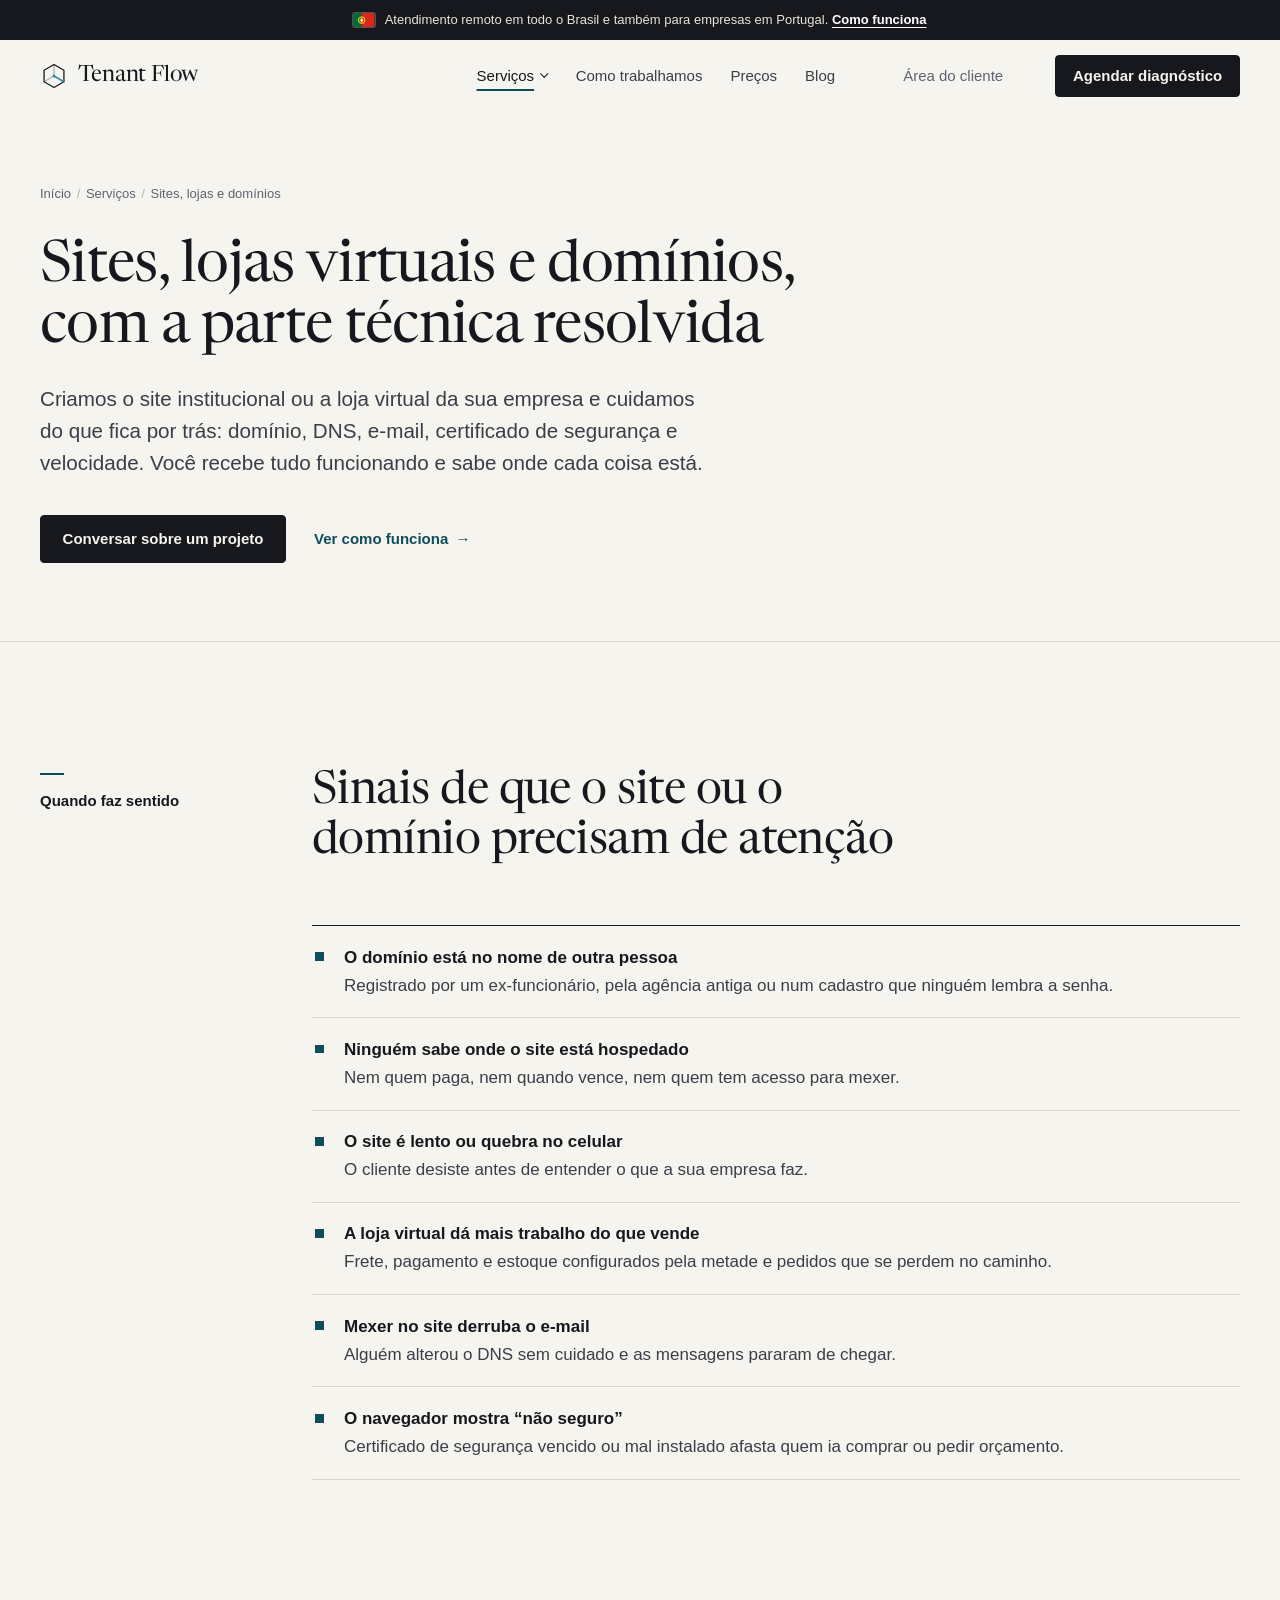
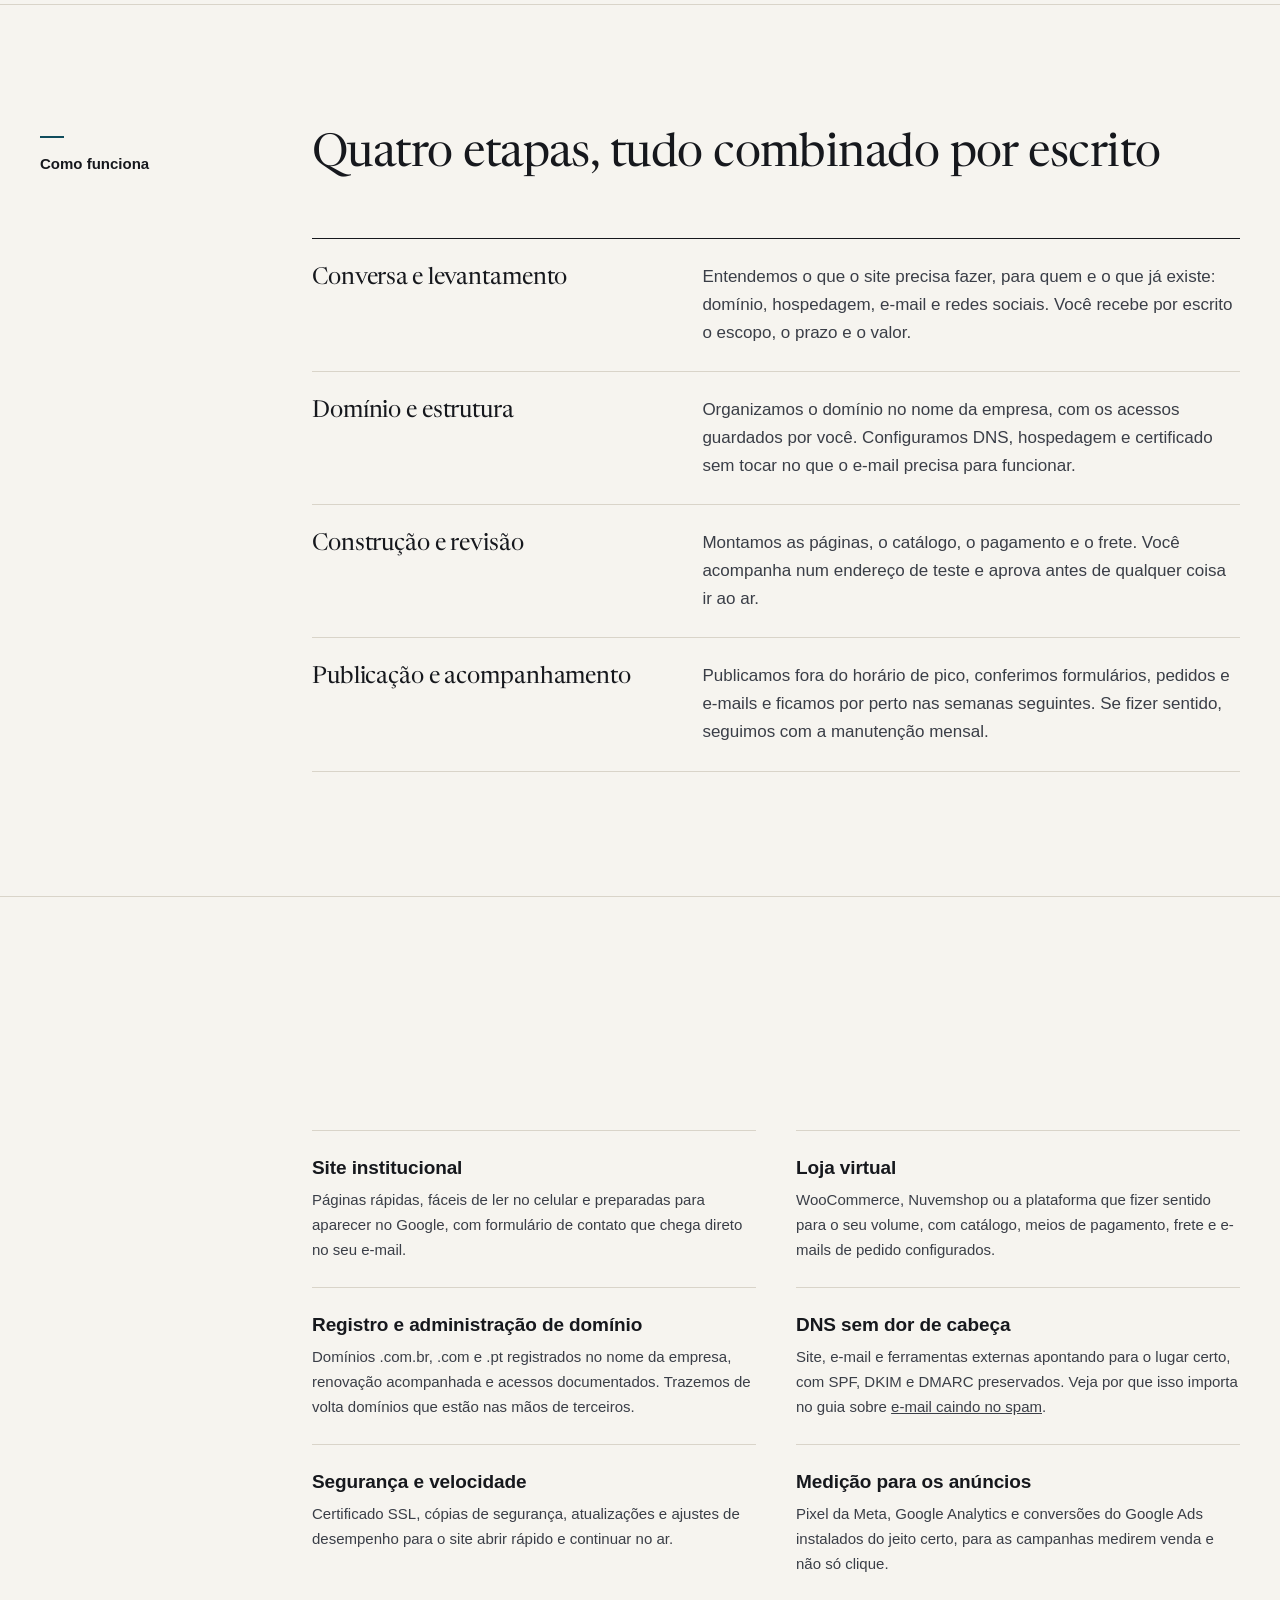
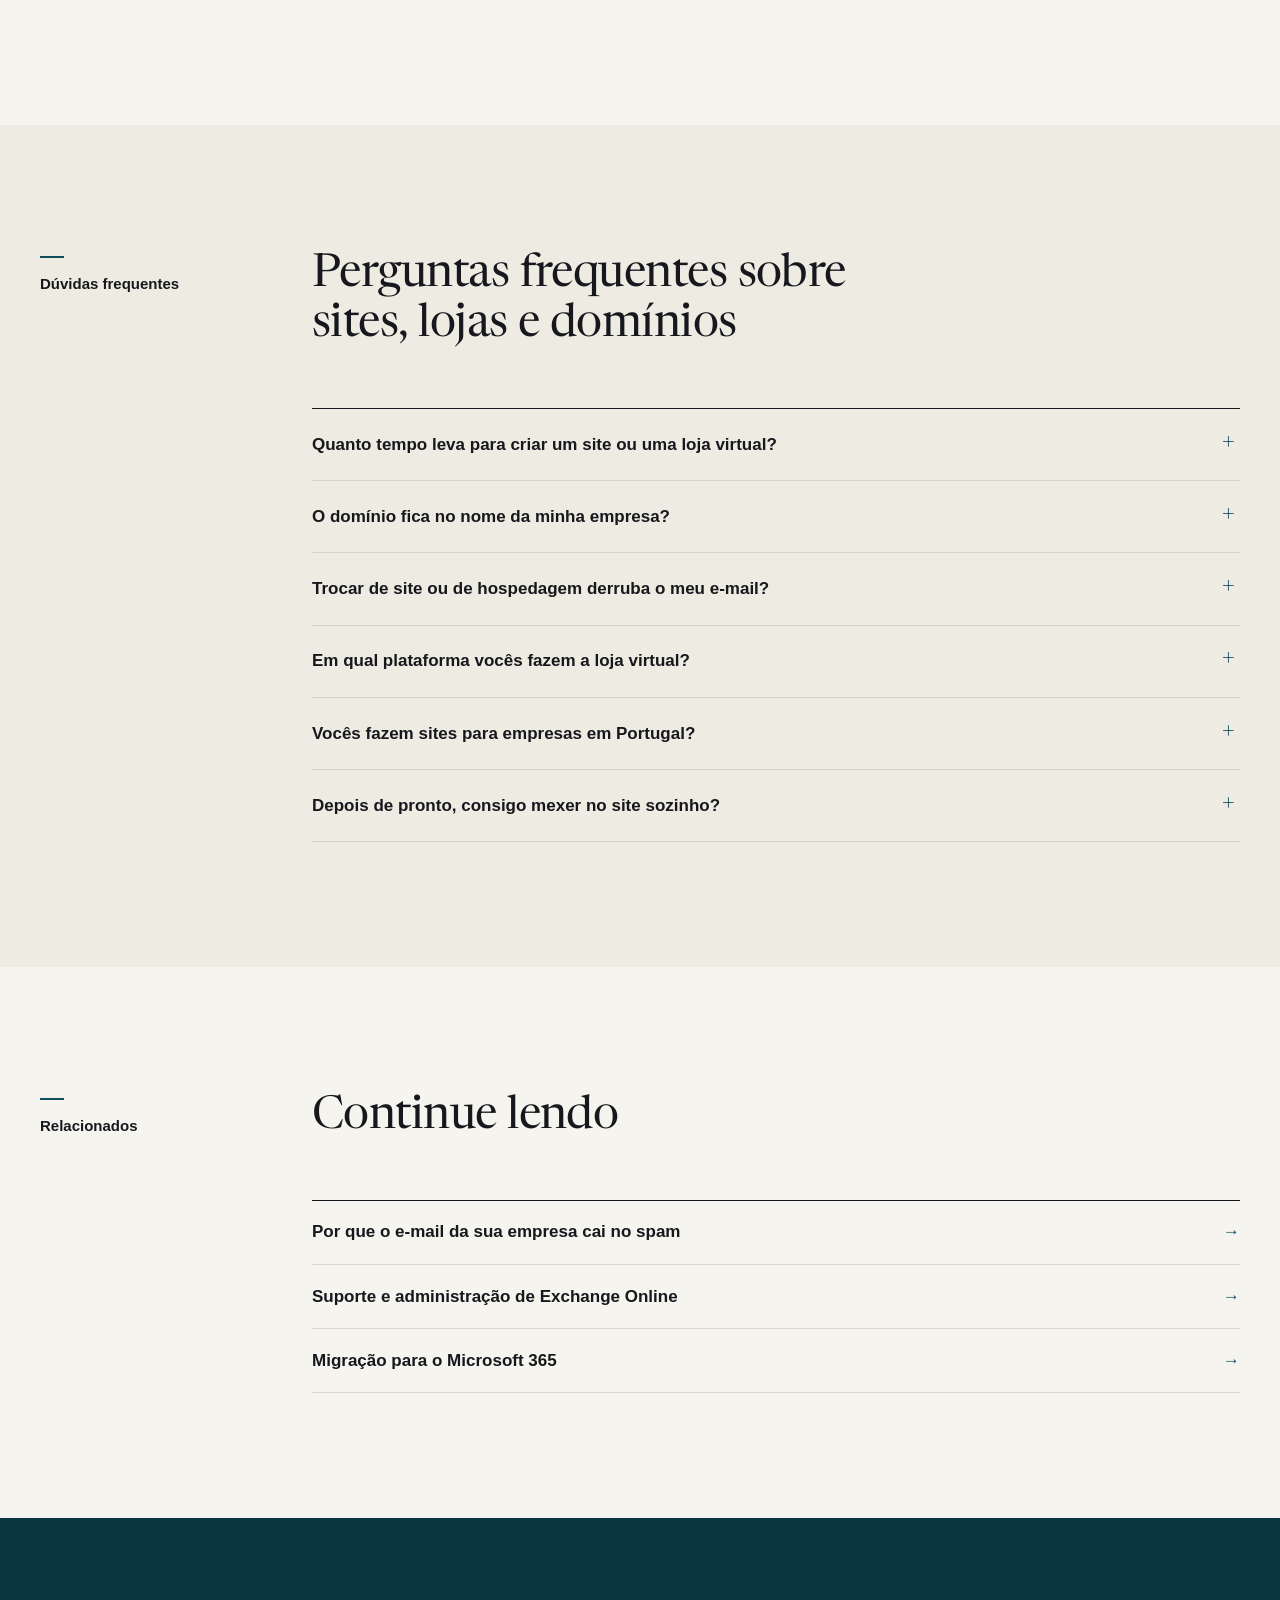
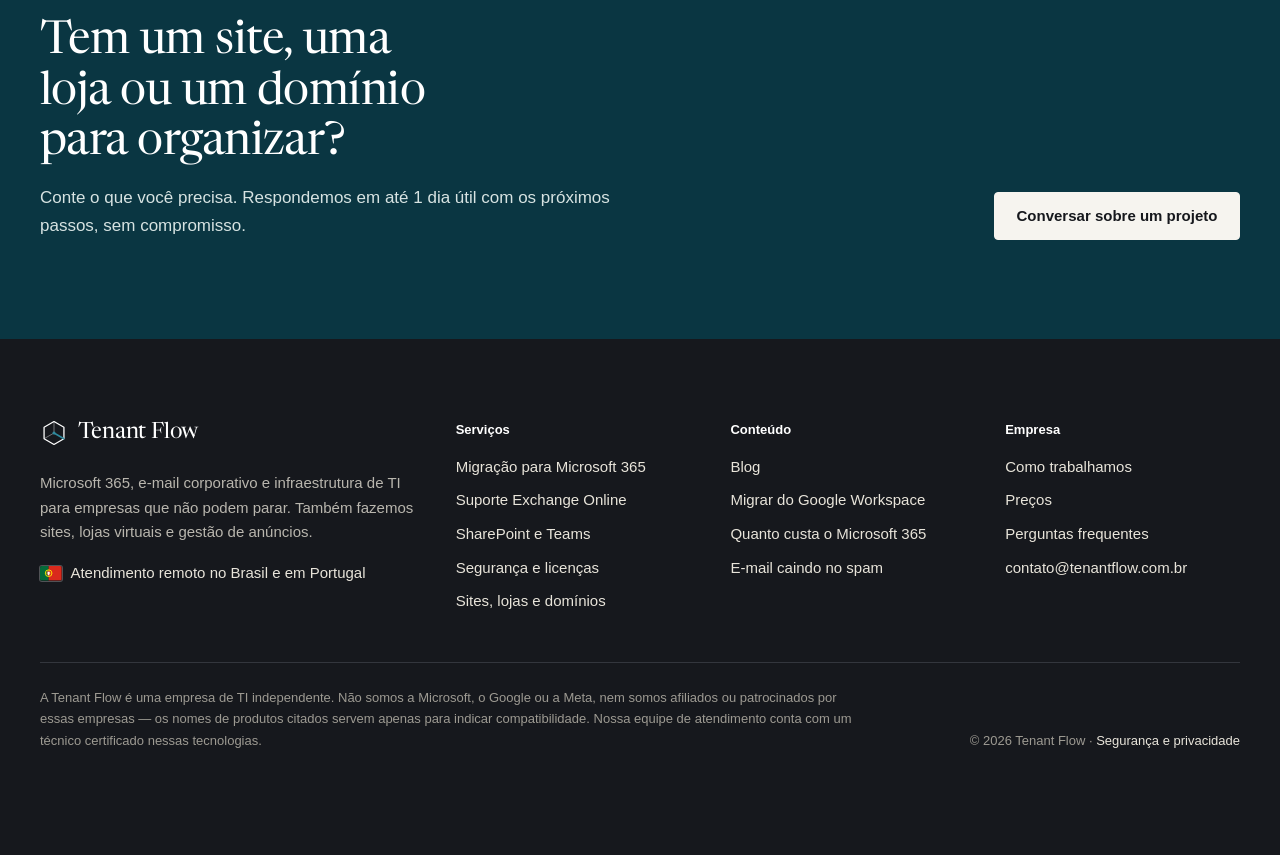
<file: sites-e-lojas-virtuais/index.html>
<!DOCTYPE html>
<html lang="pt-BR">
<head>
  <meta charset="utf-8">
  <meta name="viewport" content="width=device-width, initial-scale=1">
  <title>Criação de Sites, Lojas Virtuais e Domínios | Tenant Flow</title>
  <meta name="description" content="Site institucional, loja virtual e administração de domínio com a parte técnica resolvida: DNS, e-mail, certificado e velocidade. Brasil e Portugal.">
  <link rel="canonical" href="https://tenantflow.com.br/sites-e-lojas-virtuais/">
  <meta name="robots" content="index,follow,max-image-preview:large">
  <meta name="theme-color" content="#f6f4ef">

  <meta property="og:type" content="website">
  <meta property="og:locale" content="pt_BR">
  <meta property="og:site_name" content="Tenant Flow">
  <meta property="og:title" content="Criação de Sites, Lojas Virtuais e Domínios | Tenant Flow">
  <meta property="og:description" content="Site institucional, loja virtual e administração de domínio com a parte técnica resolvida: DNS, e-mail, certificado e velocidade. Brasil e Portugal.">
  <meta property="og:url" content="https://tenantflow.com.br/sites-e-lojas-virtuais/">
  <meta property="og:image" content="https://tenantflow.com.br/assets/og-tenant-flow.png">
  <meta property="og:image:width" content="1200">
  <meta property="og:image:height" content="630">
  <meta name="twitter:card" content="summary_large_image">

  <link rel="icon" href="/favicon.svg" type="image/svg+xml">
  <link rel="apple-touch-icon" href="/apple-touch-icon.png">
  <link rel="preload" href="/assets/newsreader-display.woff2" as="font" type="font/woff2" crossorigin>
  <link rel="stylesheet" href="/assets/site.css?v=20261025d">
  <script src="/assets/site.js?v=20261025d" defer></script>

  <script type="application/ld+json">{"@context":"https://schema.org","@type":"Organization","@id":"https://tenantflow.com.br/#organization","name":"Tenant Flow","url":"https://tenantflow.com.br/","email":"contato@tenantflow.com.br","logo":{"@type":"ImageObject","url":"https://tenantflow.com.br/assets/logo-tenant-flow.png","width":512,"height":512},"description":"Empresa de TI para pequenas e médias empresas: Microsoft 365, e-mail corporativo, segurança, sites, lojas virtuais, administração de domínios e gestão de anúncios.","areaServed":[{"@type":"Country","name":"Brasil"},{"@type":"Country","name":"Portugal"}],"knowsAbout":["Microsoft 365","Exchange Online","SharePoint Online","Microsoft Teams","OneDrive","Segurança da informação","Licenciamento Microsoft","Criação de sites","Lojas virtuais","Registro e administração de domínios","DNS","Google Ads","Meta Ads"],"contactPoint":[{"@type":"ContactPoint","contactType":"vendas","email":"contato@tenantflow.com.br","availableLanguage":["Portuguese"],"areaServed":["BR","PT"]}]}</script>
  <script type="application/ld+json">{"@context":"https://schema.org","@type":"BreadcrumbList","itemListElement":[{"@type":"ListItem","position":1,"name":"Início","item":"https://tenantflow.com.br/"},{"@type":"ListItem","position":2,"name":"Serviços","item":"https://tenantflow.com.br/#servicos"},{"@type":"ListItem","position":3,"name":"Sites, lojas e domínios","item":"https://tenantflow.com.br/sites-e-lojas-virtuais/"}]}</script>
  <script type="application/ld+json">{"@context":"https://schema.org","@type":"Service","@id":"https://tenantflow.com.br/sites-e-lojas-virtuais/#service","name":"Criação de sites, lojas virtuais e administração de domínios","serviceType":"Desenvolvimento de sites e e-commerce","description":"Site institucional, loja virtual, registro e administração de domínio, DNS, certificado SSL e manutenção para pequenas e médias empresas.","url":"https://tenantflow.com.br/sites-e-lojas-virtuais/","provider":{"@id":"https://tenantflow.com.br/#organization"},"areaServed":[{"@type":"Country","name":"Brasil"},{"@type":"Country","name":"Portugal"}],"audience":{"@type":"BusinessAudience","name":"Pequenas e médias empresas"},"offers":{"@type":"Offer","url":"https://tenantflow.com.br/#contato","availability":"https://schema.org/InStock","priceSpecification":{"@type":"PriceSpecification","priceCurrency":"BRL","description":"Proposta com escopo, prazo e valor fechados após o levantamento."}}}</script>
  <script type="application/ld+json">{"@context":"https://schema.org","@type":"FAQPage","@id":"https://tenantflow.com.br/sites-e-lojas-virtuais/#faq","inLanguage":"pt-BR","mainEntity":[{"@type":"Question","name":"Quanto tempo leva para criar um site ou uma loja virtual?","acceptedAnswer":{"@type":"Answer","text":"Depende do número de páginas e, no caso da loja, do tamanho do catálogo e das integrações de pagamento e frete. O prazo sai por escrito no levantamento, antes de qualquer trabalho começar, e só muda se o escopo mudar."}},{"@type":"Question","name":"O domínio fica no nome da minha empresa?","acceptedAnswer":{"@type":"Answer","text":"Sim. O domínio é registrado no nome da empresa, e os acessos ficam documentados e entregues a você. Se hoje ele está com outra pessoa ou com uma agência, cuidamos da transferência."}},{"@type":"Question","name":"Trocar de site ou de hospedagem derruba o meu e-mail?","acceptedAnswer":{"@type":"Answer","text":"Não precisa derrubar. Antes de qualquer mudança copiamos todos os registros DNS do domínio e mantemos os que o e-mail usa, como MX, SPF e DKIM. A troca é feita de modo que as mensagens continuam chegando normalmente."}},{"@type":"Question","name":"Em qual plataforma vocês fazem a loja virtual?","acceptedAnswer":{"@type":"Answer","text":"Trabalhamos com WooCommerce, Nuvemshop e outras plataformas, conforme o caso. A escolha depende do tamanho do catálogo, da mensalidade que faz sentido pagar e da liberdade que você precisa para integrar com outros sistemas. Explicamos os prós e contras antes de decidir."}},{"@type":"Question","name":"Vocês fazem sites para empresas em Portugal?","acceptedAnswer":{"@type":"Answer","text":"Sim. Fazemos sites em português de Portugal, com preços em euros quando for o caso, e registramos e administramos domínios .pt. O atendimento é remoto, como no Brasil."}},{"@type":"Question","name":"Depois de pronto, consigo mexer no site sozinho?","acceptedAnswer":{"@type":"Answer","text":"Sim. Entregamos o site com os acessos em seu nome e mostramos como trocar textos, fotos e produtos. Se preferir não mexer, a manutenção mensal cobre atualizações e pequenos ajustes."}}]}</script>
</head>
<body>
<a class="skip-link" href="#conteudo">Pular para o conteúdo</a>

<div class="notice">
  <div class="container notice__inner">
    <svg class="flag" viewBox="0 0 30 20" role="img" aria-label="Bandeira de Portugal"><rect width="12" height="20" fill="#046a38"/><rect x="12" width="18" height="20" fill="#da291c"/><circle cx="12" cy="10" r="4.6" fill="none" stroke="#ffe900" stroke-width="1.3"/><path d="M7.6 10h8.8M12 5.4v9.2" stroke="#ffe900" stroke-width=".7"/><path d="M10.1 7.6h3.8v3.3c0 1.2-.9 2-1.9 2.3-1-.3-1.9-1.1-1.9-2.3z" fill="#fff" stroke="#da291c" stroke-width=".8"/></svg>
    <p>Atendimento remoto em todo o Brasil e também para empresas em Portugal. <a href="/#atendimento">Como funciona</a></p>
  </div>
</div>

<header class="site-header">
  <div class="container site-header__inner">
    <a class="brand" href="/" aria-label="Tenant Flow, página inicial">
      <svg class="brand__mark" viewBox="0 0 44 44" fill="none" aria-hidden="true"><path d="M22 4 37.6 13v18L22 40 6.4 31V13z" stroke="currentColor" stroke-width="2" stroke-linejoin="round"/><path d="M22 22V4M22 22 6.4 31" stroke="currentColor" stroke-width="1.4" stroke-opacity=".45"/><path d="M22 22 37.6 31" stroke="#2f8a9e" stroke-width="2.4" stroke-linecap="round"/><circle cx="22" cy="22" r="2.4" fill="#2f8a9e"/></svg>
      <span class="brand__name">Tenant Flow</span>
    </a>

    <nav class="nav" aria-label="Principal">
      <ul class="nav__list">
        <li class="nav__item--menu">
          <a class="nav__link" href="/#servicos" aria-current="page">Serviços</a>
          <div class="nav__panel">
              <a href="/migracao-microsoft-365/"><strong>Migração para Microsoft 365</strong><span>Google Workspace, Zimbra ou servidor próprio</span></a>
              <a href="/suporte-exchange-online/"><strong>Suporte Exchange Online</strong><span>E-mail corporativo e entregabilidade</span></a>
              <a href="/sharepoint-e-teams/"><strong>SharePoint e Teams</strong><span>Arquivos, permissões e colaboração</span></a>
              <a href="/seguranca-e-licenciamento-microsoft-365/"><strong>Segurança e licenças</strong><span>MFA, acesso condicional e custos</span></a>
              <a href="/sites-e-lojas-virtuais/"><strong>Sites, lojas e domínios</strong><span>Site institucional, e-commerce e DNS</span></a>
          </div>
        </li>
        <li><a class="nav__link" href="/#processo">Como trabalhamos</a></li>
        <li><a class="nav__link" href="/#precos">Preços</a></li>
        <li><a class="nav__link" href="/blog/">Blog</a></li>
      </ul>
    </nav>

    <a class="nav__client" href="/suporte/">Área do cliente</a>

    <div class="site-header__cta">
      <a class="button" href="/#contato">Agendar diagnóstico</a>
    </div>

    <button class="menu-toggle" type="button" aria-expanded="false" aria-controls="mobile-menu">
      <span class="menu-toggle__icon" aria-hidden="true"></span>
      <span class="menu-toggle__label">Menu</span>
    </button>
  </div>

  <nav class="mobile-menu" id="mobile-menu" aria-label="Menu" hidden>
    <div class="container mobile-menu__inner">
      <a href="/migracao-microsoft-365/">Migração para Microsoft 365</a>
      <a href="/suporte-exchange-online/">Suporte Exchange Online</a>
      <a href="/sharepoint-e-teams/">SharePoint e Teams</a>
      <a href="/seguranca-e-licenciamento-microsoft-365/">Segurança e licenças</a>
      <a href="/sites-e-lojas-virtuais/">Sites, lojas e domínios</a>
      <a href="/#processo">Como trabalhamos</a>
      <a href="/#precos">Preços</a>
      <a href="/blog/">Blog</a>
      <a class="mobile-menu__client" href="/suporte/">Área do cliente</a>
      <a class="button button--block" href="/#contato">Agendar diagnóstico</a>
    </div>
  </nav>
</header>

<main id="conteudo">

  <header class="page-header">
    <div class="container">
      <nav class="breadcrumb" aria-label="Trilha de navegação"><ol><li><a href="/">Início</a></li><li><a href="/#servicos">Serviços</a></li><li aria-current="page">Sites, lojas e domínios</li></ol></nav>
      <h1>Sites, lojas virtuais e domínios, com a parte técnica resolvida</h1>
      <p class="lead">Criamos o site institucional ou a loja virtual da sua empresa e cuidamos do que fica por trás: domínio, DNS, e-mail, certificado de segurança e velocidade. Você recebe tudo funcionando e sabe onde cada coisa está.</p>
      <div class="page-header__actions">
        <a class="button" href="/?assunto=site#contato">Conversar sobre um projeto</a>
        <a class="link-arrow" href="#como-funciona">Ver como funciona</a>
      </div>
    </div>
  </header>

  <section class="section">
    <div class="container">
      <div class="section-head">
        <p class="section-head__label">Quando faz sentido</p>
        <div>
          <h2>Sinais de que o site ou o domínio precisam de atenção</h2>
        </div>
      </div>
      <div class="section-body">
        <ul class="checklist">
          <li><b>O domínio está no nome de outra pessoa</b> Registrado por um ex-funcionário, pela agência antiga ou num cadastro que ninguém lembra a senha.</li>
          <li><b>Ninguém sabe onde o site está hospedado</b> Nem quem paga, nem quando vence, nem quem tem acesso para mexer.</li>
          <li><b>O site é lento ou quebra no celular</b> O cliente desiste antes de entender o que a sua empresa faz.</li>
          <li><b>A loja virtual dá mais trabalho do que vende</b> Frete, pagamento e estoque configurados pela metade e pedidos que se perdem no caminho.</li>
          <li><b>Mexer no site derruba o e-mail</b> Alguém alterou o DNS sem cuidado e as mensagens pararam de chegar.</li>
          <li><b>O navegador mostra “não seguro”</b> Certificado de segurança vencido ou mal instalado afasta quem ia comprar ou pedir orçamento.</li>
        </ul>
      </div>
    </div>
  </section>

  <section class="section" id="como-funciona">
    <div class="container">
      <div class="section-head">
        <p class="section-head__label">Como funciona</p>
        <div>
          <h2>Quatro etapas, tudo combinado por escrito</h2>
        </div>
      </div>
      <div class="section-body">
        <ol class="steps">
          <li>
            <h3>Conversa e levantamento</h3>
            <p>Entendemos o que o site precisa fazer, para quem e o que já existe: domínio, hospedagem, e-mail e redes sociais. Você recebe por escrito o escopo, o prazo e o valor.</p>
          </li>
          <li>
            <h3>Domínio e estrutura</h3>
            <p>Organizamos o domínio no nome da empresa, com os acessos guardados por você. Configuramos DNS, hospedagem e certificado sem tocar no que o e-mail precisa para funcionar.</p>
          </li>
          <li>
            <h3>Construção e revisão</h3>
            <p>Montamos as páginas, o catálogo, o pagamento e o frete. Você acompanha num endereço de teste e aprova antes de qualquer coisa ir ao ar.</p>
          </li>
          <li>
            <h3>Publicação e acompanhamento</h3>
            <p>Publicamos fora do horário de pico, conferimos formulários, pedidos e e-mails e ficamos por perto nas semanas seguintes. Se fizer sentido, seguimos com a manutenção mensal.</p>
          </li>
        </ol>
      </div>
    </div>
  </section>

  <section class="section">
    <div class="container">
      <div class="section-head">
        <p class="section-head__label">Escopo</p>
        <div>
          <h2>O que fazemos</h2>
        </div>
      </div>
      <div class="section-body">
        <ul class="features">
          <li><h3>Site institucional</h3>
<p>Páginas rápidas, fáceis de ler no celular e preparadas para aparecer no Google, com formulário de contato que chega direto no seu e-mail.</p></li>
          <li><h3>Loja virtual</h3>
<p>WooCommerce, Nuvemshop ou a plataforma que fizer sentido para o seu volume, com catálogo, meios de pagamento, frete e e-mails de pedido configurados.</p></li>
          <li><h3>Registro e administração de domínio</h3>
<p>Domínios .com.br, .com e .pt registrados no nome da empresa, renovação acompanhada e acessos documentados. Trazemos de volta domínios que estão nas mãos de terceiros.</p></li>
          <li><h3>DNS sem dor de cabeça</h3>
<p>Site, e-mail e ferramentas externas apontando para o lugar certo, com SPF, DKIM e DMARC preservados. Veja por que isso importa no guia sobre <a href="/blog/email-caindo-no-spam-spf-dkim-dmarc/">e-mail caindo no spam</a>.</p></li>
          <li><h3>Segurança e velocidade</h3>
<p>Certificado SSL, cópias de segurança, atualizações e ajustes de desempenho para o site abrir rápido e continuar no ar.</p></li>
          <li><h3>Medição para os anúncios</h3>
<p>Pixel da Meta, Google Analytics e conversões do Google Ads instalados do jeito certo, para as campanhas medirem venda e não só clique.</p></li>
        </ul>
      </div>
    </div>
  </section>

  <section class="section section--alt">
    <div class="container">
      <div class="section-head">
        <p class="section-head__label">Dúvidas frequentes</p>
        <div>
          <h2>Perguntas frequentes sobre sites, lojas e domínios</h2>
        </div>
      </div>
      <div class="section-body">
        <div class="faq">
          <details>
            <summary>Quanto tempo leva para criar um site ou uma loja virtual?</summary>
            <p>Depende do número de páginas e, no caso da loja, do tamanho do catálogo e das integrações de pagamento e frete. O prazo sai por escrito no levantamento, antes de qualquer trabalho começar, e só muda se o escopo mudar.</p>
          </details>
          <details>
            <summary>O domínio fica no nome da minha empresa?</summary>
            <p>Sim. O domínio é registrado no nome da empresa, e os acessos ficam documentados e entregues a você. Se hoje ele está com outra pessoa ou com uma agência, cuidamos da transferência.</p>
          </details>
          <details>
            <summary>Trocar de site ou de hospedagem derruba o meu e-mail?</summary>
            <p>Não precisa derrubar. Antes de qualquer mudança copiamos todos os registros DNS do domínio e mantemos os que o e-mail usa, como MX, SPF e DKIM. A troca é feita de modo que as mensagens continuam chegando normalmente.</p>
          </details>
          <details>
            <summary>Em qual plataforma vocês fazem a loja virtual?</summary>
            <p>Trabalhamos com WooCommerce, Nuvemshop e outras plataformas, conforme o caso. A escolha depende do tamanho do catálogo, da mensalidade que faz sentido pagar e da liberdade que você precisa para integrar com outros sistemas. Explicamos os prós e contras antes de decidir.</p>
          </details>
          <details>
            <summary>Vocês fazem sites para empresas em Portugal?</summary>
            <p>Sim. Fazemos sites em português de Portugal, com preços em euros quando for o caso, e registramos e administramos domínios .pt. O atendimento é remoto, como no Brasil.</p>
          </details>
          <details>
            <summary>Depois de pronto, consigo mexer no site sozinho?</summary>
            <p>Sim. Entregamos o site com os acessos em seu nome e mostramos como trocar textos, fotos e produtos. Se preferir não mexer, a manutenção mensal cobre atualizações e pequenos ajustes.</p>
          </details>
        </div>
      </div>
    </div>
  </section>

  <section class="section">
    <div class="container">
      <div class="section-head">
        <p class="section-head__label">Relacionados</p>
        <div>
          <h2>Continue lendo</h2>
        </div>
      </div>
      <div class="section-body">
        <nav class="related" aria-label="Leitura relacionada">
          <a href="/blog/email-caindo-no-spam-spf-dkim-dmarc/">Por que o e-mail da sua empresa cai no spam</a>
          <a href="/suporte-exchange-online/">Suporte e administração de Exchange Online</a>
          <a href="/migracao-microsoft-365/">Migração para o Microsoft 365</a>
        </nav>
      </div>
    </div>
  </section>

  <section class="cta-band">
    <div class="container cta-band__inner">
      <div>
        <h2>Tem um site, uma loja ou um domínio para organizar?</h2>
        <p>Conte o que você precisa. Respondemos em até 1 dia útil com os próximos passos, sem compromisso.</p>
      </div>
      <a class="button" href="/?assunto=site#contato">Conversar sobre um projeto</a>
    </div>
  </section>

</main>

<footer class="site-footer">
  <div class="container">
    <div class="site-footer__grid">
      <div class="site-footer__about">
        <a class="brand" href="/">
          <svg class="brand__mark" viewBox="0 0 44 44" fill="none" aria-hidden="true"><path d="M22 4 37.6 13v18L22 40 6.4 31V13z" stroke="currentColor" stroke-width="2" stroke-linejoin="round"/><path d="M22 22V4M22 22 6.4 31" stroke="currentColor" stroke-width="1.4" stroke-opacity=".45"/><path d="M22 22 37.6 31" stroke="#2f8a9e" stroke-width="2.4" stroke-linecap="round"/><circle cx="22" cy="22" r="2.4" fill="#2f8a9e"/></svg>
          <span class="brand__name">Tenant Flow</span>
        </a>
        <p>Microsoft 365, e-mail corporativo e infraestrutura de TI para empresas que não podem parar. Também fazemos sites, lojas virtuais e gestão de anúncios.</p>
        <p class="site-footer__reach"><svg class="flag" viewBox="0 0 30 20" role="img" aria-label="Bandeira de Portugal"><rect width="12" height="20" fill="#046a38"/><rect x="12" width="18" height="20" fill="#da291c"/><circle cx="12" cy="10" r="4.6" fill="none" stroke="#ffe900" stroke-width="1.3"/><path d="M7.6 10h8.8M12 5.4v9.2" stroke="#ffe900" stroke-width=".7"/><path d="M10.1 7.6h3.8v3.3c0 1.2-.9 2-1.9 2.3-1-.3-1.9-1.1-1.9-2.3z" fill="#fff" stroke="#da291c" stroke-width=".8"/></svg> Atendimento remoto no Brasil e em Portugal</p>
      </div>

      <div>
        <p class="site-footer__title">Serviços</p>
        <ul class="site-footer__links">
          <li><a href="/migracao-microsoft-365/">Migração para Microsoft 365</a></li>
          <li><a href="/suporte-exchange-online/">Suporte Exchange Online</a></li>
          <li><a href="/sharepoint-e-teams/">SharePoint e Teams</a></li>
          <li><a href="/seguranca-e-licenciamento-microsoft-365/">Segurança e licenças</a></li>
          <li><a href="/sites-e-lojas-virtuais/">Sites, lojas e domínios</a></li>
        </ul>
      </div>

      <div>
        <p class="site-footer__title">Conteúdo</p>
        <ul class="site-footer__links">
          <li><a href="/blog/">Blog</a></li>
          <li><a href="/blog/migrar-google-workspace-para-microsoft-365/">Migrar do Google Workspace</a></li>
          <li><a href="/blog/quanto-custa-microsoft-365-para-empresas/">Quanto custa o Microsoft 365</a></li>
          <li><a href="/blog/email-caindo-no-spam-spf-dkim-dmarc/">E-mail caindo no spam</a></li>
        </ul>
      </div>

      <div>
        <p class="site-footer__title">Empresa</p>
        <ul class="site-footer__links">
          <li><a href="/#processo">Como trabalhamos</a></li>
          <li><a href="/#precos">Preços</a></li>
          <li><a href="/#faq">Perguntas frequentes</a></li>
          <li><a href="mailto:contato@tenantflow.com.br">contato@tenantflow.com.br</a></li>
        </ul>
      </div>
    </div>

    <div class="site-footer__legal">
      <p>A Tenant Flow é uma empresa de TI independente. Não somos a Microsoft, o Google ou a Meta, nem somos afiliados ou patrocinados por essas empresas — os nomes de produtos citados servem apenas para indicar compatibilidade. Nossa equipe de atendimento conta com um técnico certificado nessas tecnologias.</p>
      <p>© 2026 Tenant Flow · <a href="/seguranca-e-privacidade.html">Segurança e privacidade</a></p>
    </div>
  </div>
</footer>

</body>
</html>
</file>
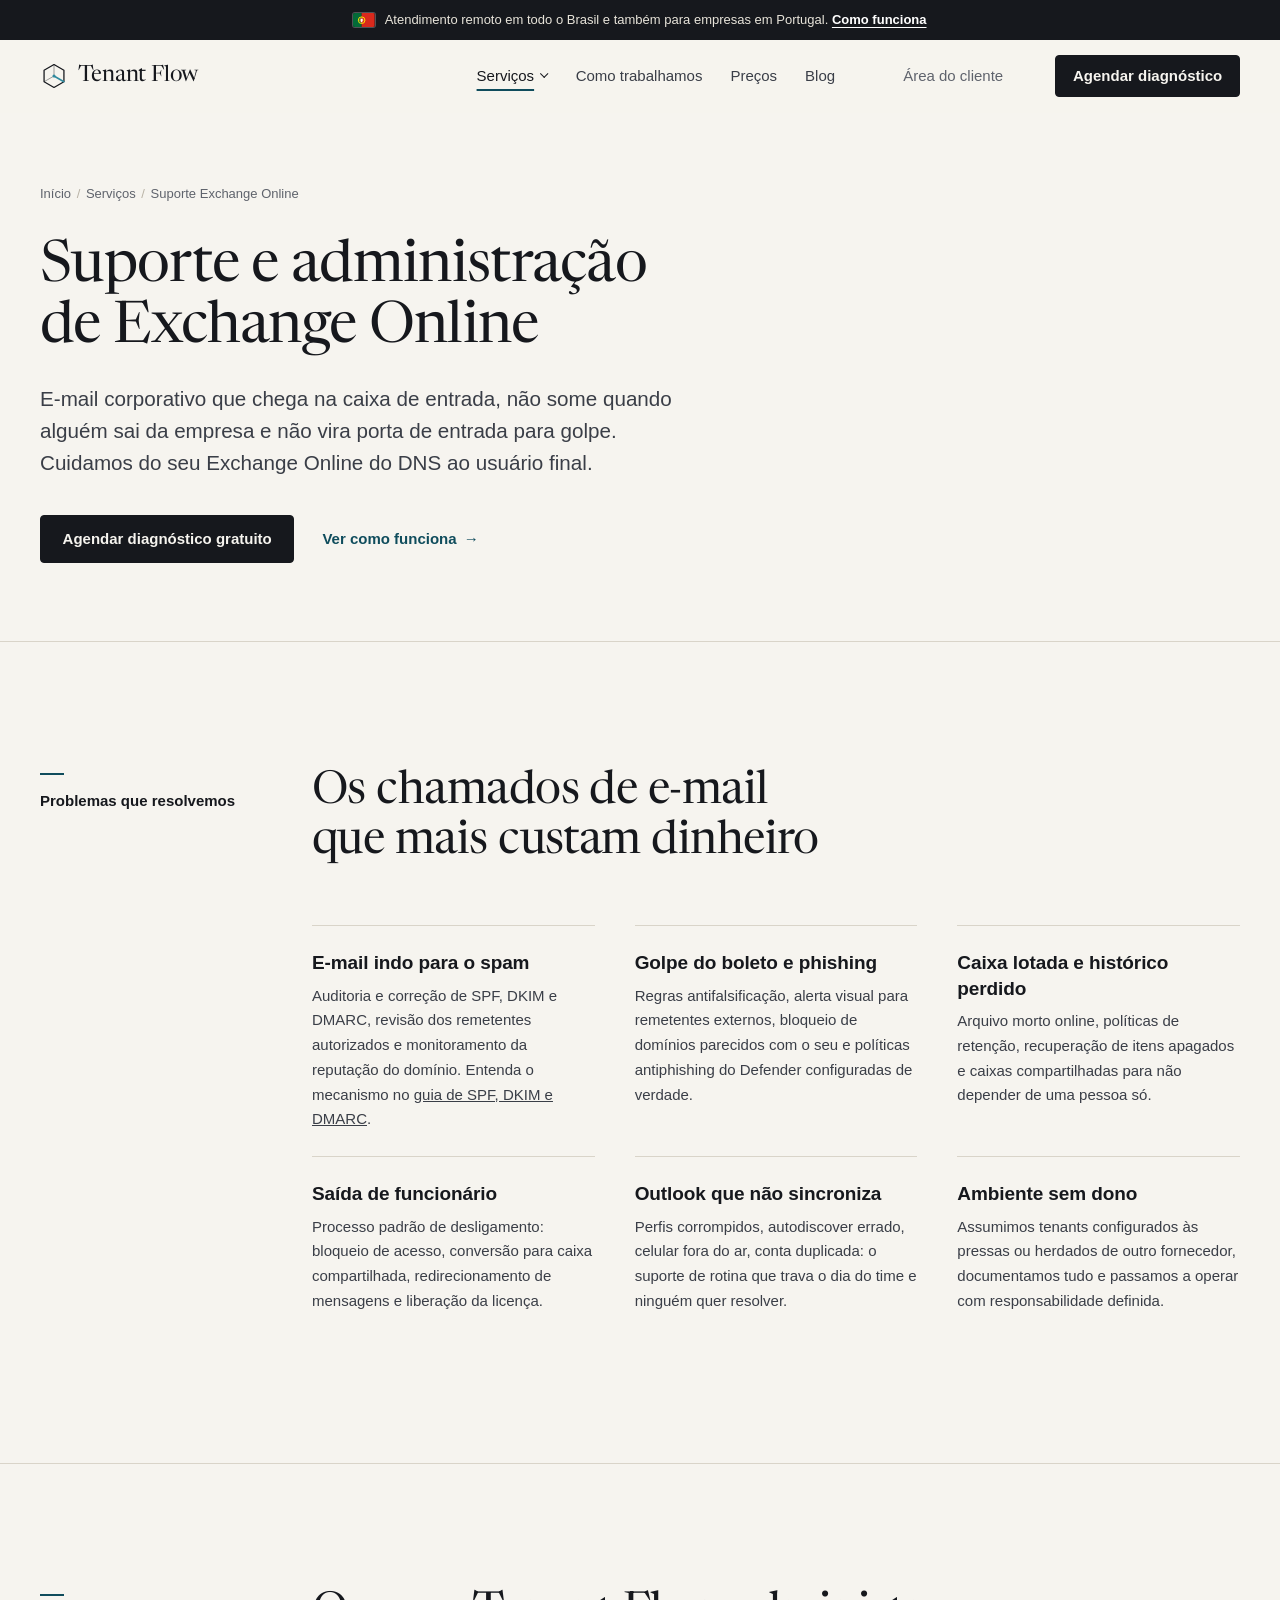
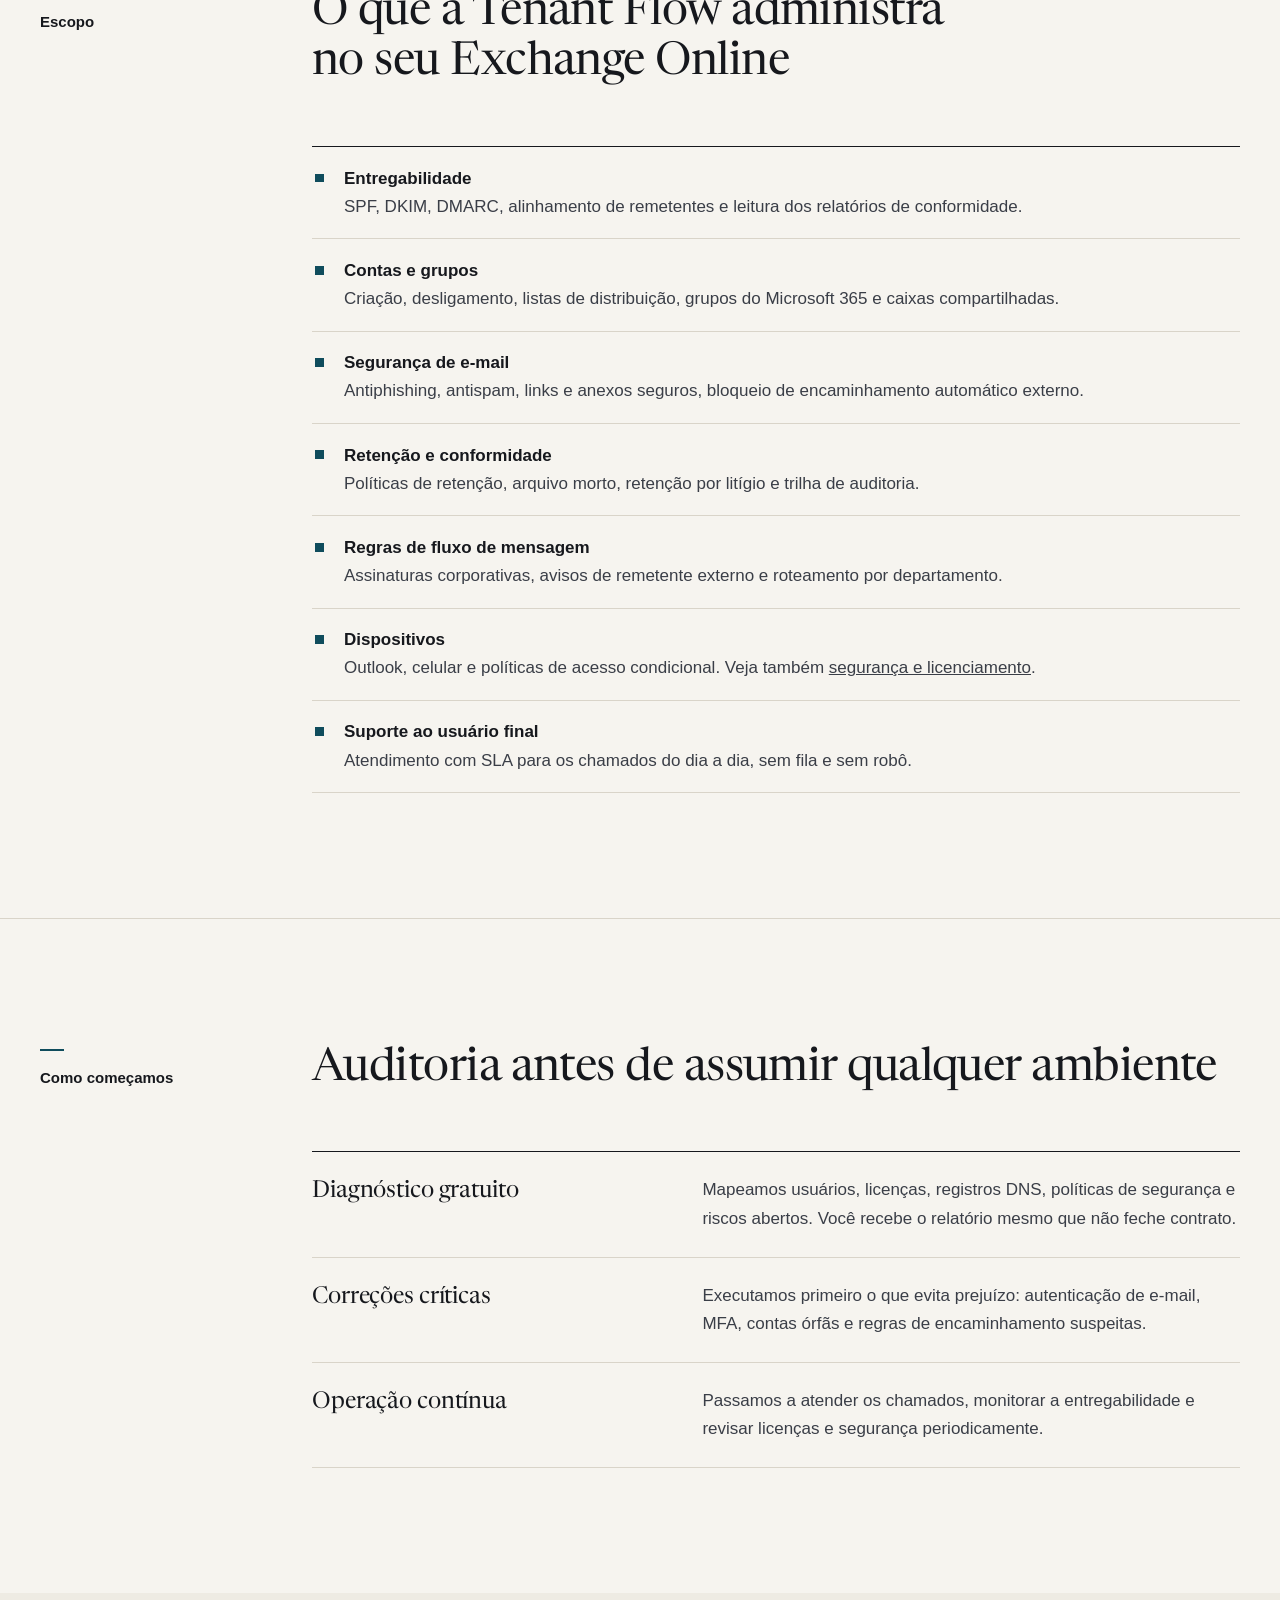
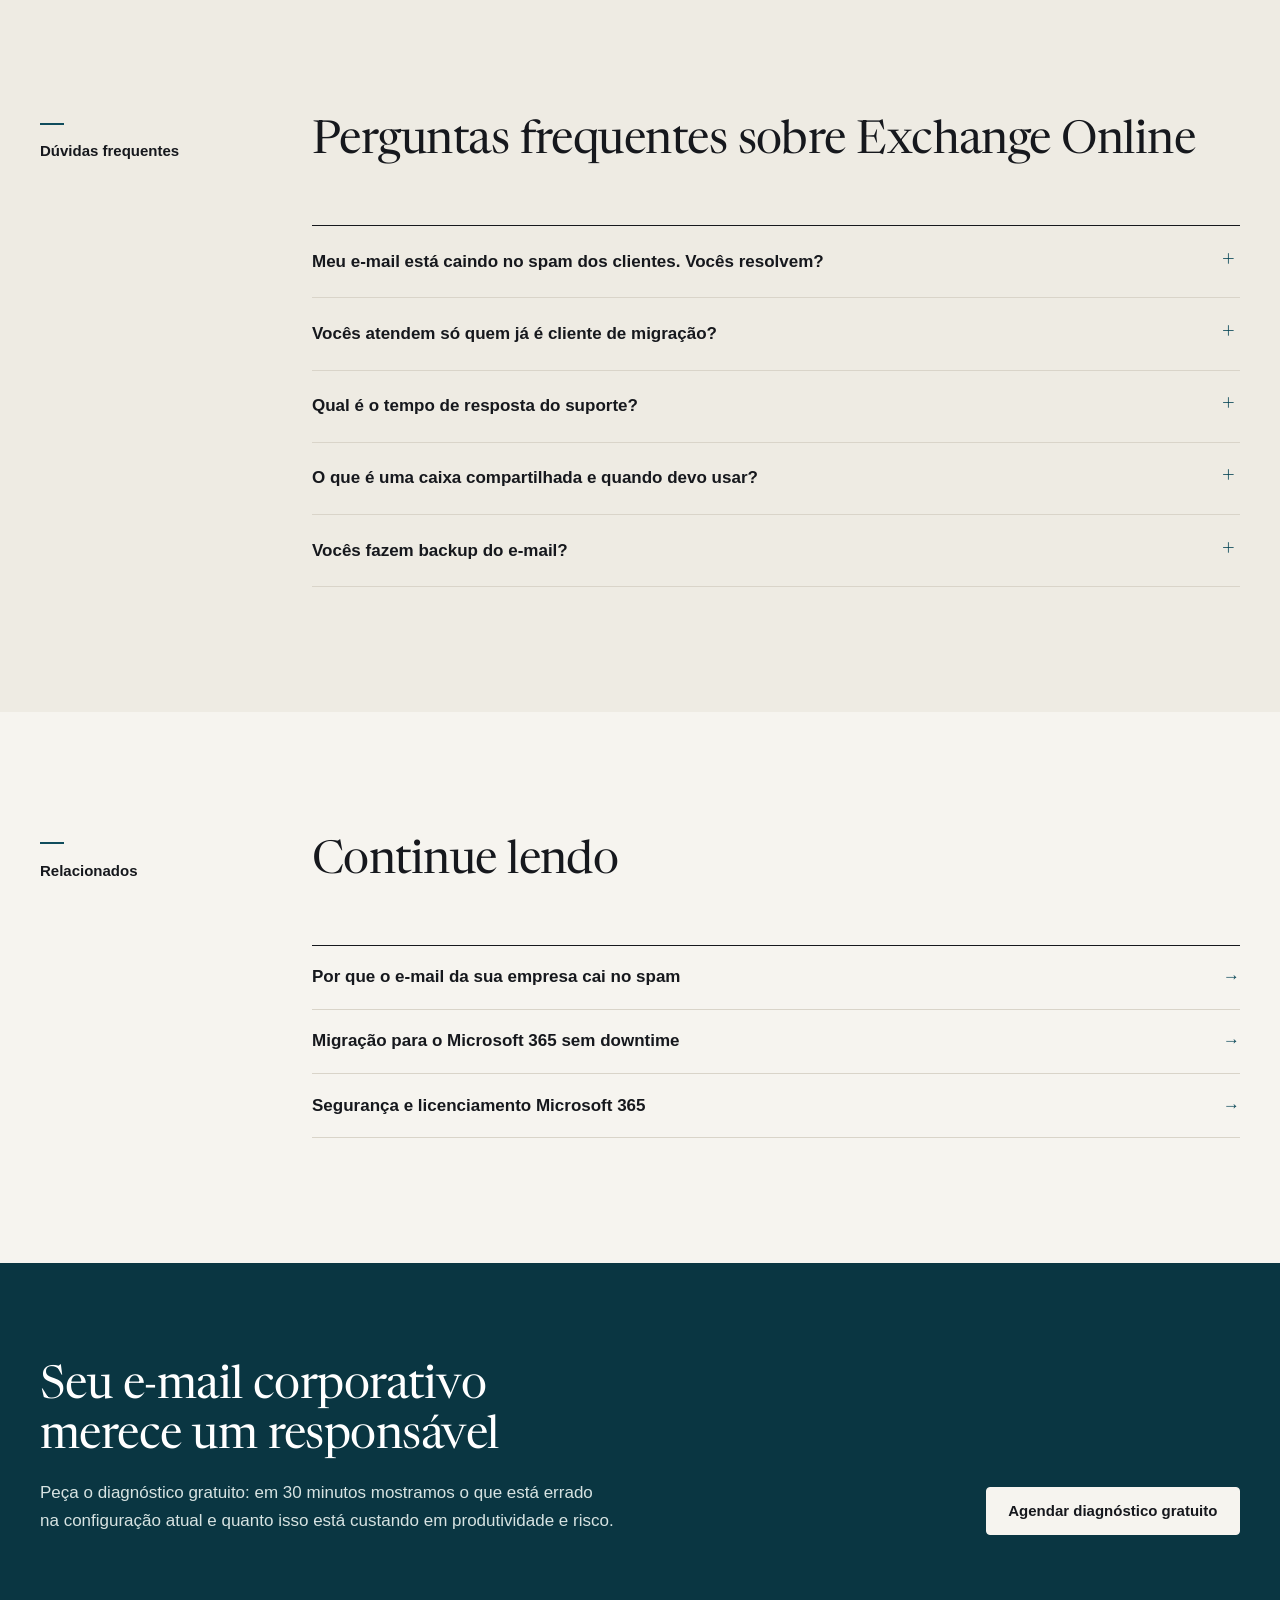
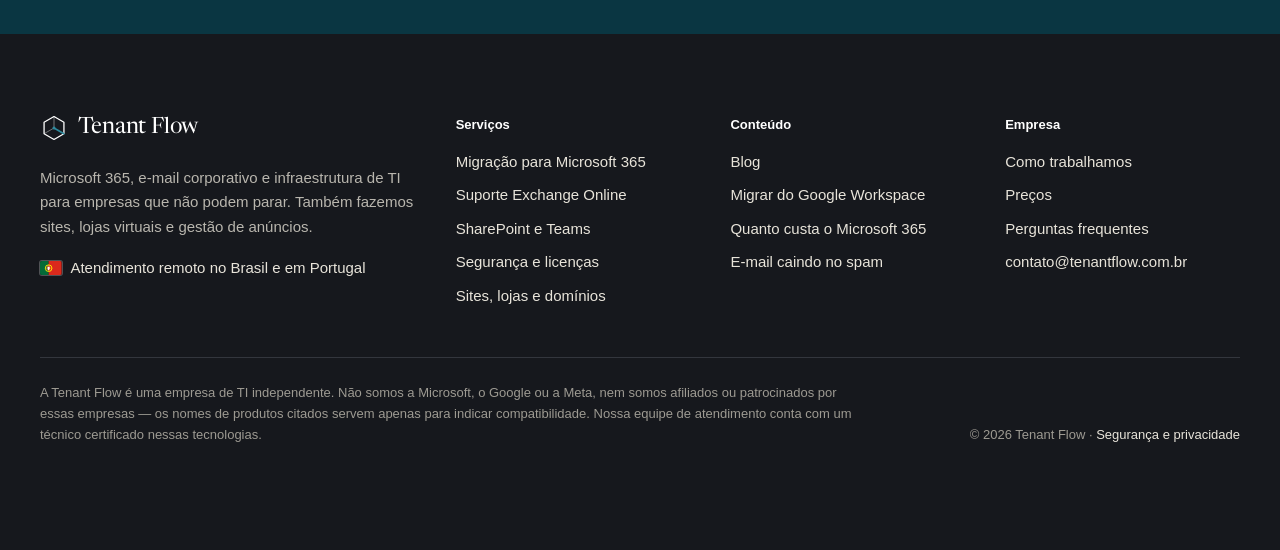
<file: suporte-exchange-online/index.html>
<!DOCTYPE html>
<html lang="pt-BR">
<head>
  <meta charset="utf-8">
  <meta name="viewport" content="width=device-width, initial-scale=1">
  <title>Suporte Exchange Online para empresas | Tenant Flow</title>
  <meta name="description" content="Suporte e administração de Exchange Online: e-mail que não cai no spam, antiphishing, caixas compartilhadas e atendimento com SLA. Diagnóstico gratuito.">
  <link rel="canonical" href="https://tenantflow.com.br/suporte-exchange-online/">
  <meta name="robots" content="index,follow,max-image-preview:large">
  <meta name="theme-color" content="#f6f4ef">

  <meta property="og:type" content="website">
  <meta property="og:locale" content="pt_BR">
  <meta property="og:site_name" content="Tenant Flow">
  <meta property="og:title" content="Suporte Exchange Online para empresas | Tenant Flow">
  <meta property="og:description" content="Suporte e administração de Exchange Online: e-mail que não cai no spam, antiphishing, caixas compartilhadas e atendimento com SLA. Diagnóstico gratuito.">
  <meta property="og:url" content="https://tenantflow.com.br/suporte-exchange-online/">
  <meta property="og:image" content="https://tenantflow.com.br/assets/og-tenant-flow.png">
  <meta property="og:image:width" content="1200">
  <meta property="og:image:height" content="630">
  <meta name="twitter:card" content="summary_large_image">

  <link rel="icon" href="/favicon.svg" type="image/svg+xml">
  <link rel="apple-touch-icon" href="/apple-touch-icon.png">
  <link rel="preload" href="/assets/newsreader-display.woff2" as="font" type="font/woff2" crossorigin>
  <link rel="stylesheet" href="/assets/site.css?v=20261025d">
  <script src="/assets/site.js?v=20261025d" defer></script>

  <script type="application/ld+json">{"@context":"https://schema.org","@type":"Organization","@id":"https://tenantflow.com.br/#organization","name":"Tenant Flow","url":"https://tenantflow.com.br/","email":"contato@tenantflow.com.br","logo":{"@type":"ImageObject","url":"https://tenantflow.com.br/assets/logo-tenant-flow.png","width":512,"height":512},"description":"Empresa de TI para pequenas e médias empresas: Microsoft 365, e-mail corporativo, segurança, sites, lojas virtuais, administração de domínios e gestão de anúncios.","areaServed":[{"@type":"Country","name":"Brasil"},{"@type":"Country","name":"Portugal"}],"knowsAbout":["Microsoft 365","Exchange Online","SharePoint Online","Microsoft Teams","OneDrive","Segurança da informação","Licenciamento Microsoft","Criação de sites","Lojas virtuais","Registro e administração de domínios","DNS","Google Ads","Meta Ads"],"contactPoint":[{"@type":"ContactPoint","contactType":"vendas","email":"contato@tenantflow.com.br","availableLanguage":["Portuguese"],"areaServed":["BR","PT"]}]}</script>
  <script type="application/ld+json">{"@context":"https://schema.org","@type":"BreadcrumbList","itemListElement":[{"@type":"ListItem","position":1,"name":"Início","item":"https://tenantflow.com.br/"},{"@type":"ListItem","position":2,"name":"Serviços","item":"https://tenantflow.com.br/#servicos"},{"@type":"ListItem","position":3,"name":"Suporte Exchange Online","item":"https://tenantflow.com.br/suporte-exchange-online/"}]}</script>
  <script type="application/ld+json">{"@context":"https://schema.org","@type":"Service","@id":"https://tenantflow.com.br/suporte-exchange-online/#service","name":"Suporte e administração de Exchange Online","serviceType":"Suporte Exchange Online","description":"Administração contínua de e-mail corporativo em Exchange Online: entregabilidade, segurança, caixas compartilhadas, retenção e suporte com SLA.","url":"https://tenantflow.com.br/suporte-exchange-online/","provider":{"@id":"https://tenantflow.com.br/#organization"},"areaServed":[{"@type":"Country","name":"Brasil"},{"@type":"Country","name":"Portugal"}],"audience":{"@type":"BusinessAudience","name":"Pequenas e médias empresas"},"offers":{"@type":"Offer","url":"https://tenantflow.com.br/#contato","availability":"https://schema.org/InStock","priceSpecification":{"@type":"PriceSpecification","priceCurrency":"BRL","description":"Diagnóstico técnico inicial gratuito; proposta sob medida após o levantamento."}}}</script>
  <script type="application/ld+json">{"@context":"https://schema.org","@type":"FAQPage","@id":"https://tenantflow.com.br/suporte-exchange-online/#faq","inLanguage":"pt-BR","mainEntity":[{"@type":"Question","name":"Meu e-mail está caindo no spam dos clientes. Vocês resolvem?","acceptedAnswer":{"@type":"Answer","text":"Sim, é um dos chamados mais comuns. Na prática, o problema quase sempre está em SPF, DKIM e DMARC mal configurados, no IP de envio de algum sistema externo (ERP, disparador, formulário do site) ou em uma reputação de domínio já prejudicada. Auditamos os registros DNS, corrigimos a autenticação e monitoramos os relatórios DMARC até a entrega estabilizar."}},{"@type":"Question","name":"Vocês atendem só quem já é cliente de migração?","acceptedAnswer":{"@type":"Answer","text":"Não. Assumimos a administração de tenants Microsoft 365 já existentes, inclusive os que foram configurados por outro fornecedor. O primeiro passo é uma auditoria do ambiente para mapear pendências de segurança, licenciamento e configuração."}},{"@type":"Question","name":"Qual é o tempo de resposta do suporte?","acceptedAnswer":{"@type":"Answer","text":"Trabalhamos com SLA definido em contrato. Incidentes que param o e-mail da empresa têm prioridade máxima e resposta em minutos; solicitações de rotina, como criar uma caixa ou liberar um remetente, seguem o prazo padrão acordado."}},{"@type":"Question","name":"O que é uma caixa compartilhada e quando devo usar?","acceptedAnswer":{"@type":"Answer","text":"É uma caixa de e-mail sem licença própria (como contato@, financeiro@ ou comercial@) que várias pessoas acessam com o próprio login. Ela evita o hábito perigoso de compartilhar senha de uma conta, mantém o histórico centralizado quando alguém sai da empresa e não consome licença adicional."}},{"@type":"Question","name":"Vocês fazem backup do e-mail?","acceptedAnswer":{"@type":"Answer","text":"O Microsoft 365 tem retenção e recuperação nativas, que configuramos corretamente (políticas de retenção, retenção por litígio e lixeira de itens recuperáveis). Para empresas com exigência regulatória ou necessidade de retenção longa, implantamos também uma solução de backup de terceiros."}}]}</script>
</head>
<body>
<a class="skip-link" href="#conteudo">Pular para o conteúdo</a>

<div class="notice">
  <div class="container notice__inner">
    <svg class="flag" viewBox="0 0 30 20" role="img" aria-label="Bandeira de Portugal"><rect width="12" height="20" fill="#046a38"/><rect x="12" width="18" height="20" fill="#da291c"/><circle cx="12" cy="10" r="4.6" fill="none" stroke="#ffe900" stroke-width="1.3"/><path d="M7.6 10h8.8M12 5.4v9.2" stroke="#ffe900" stroke-width=".7"/><path d="M10.1 7.6h3.8v3.3c0 1.2-.9 2-1.9 2.3-1-.3-1.9-1.1-1.9-2.3z" fill="#fff" stroke="#da291c" stroke-width=".8"/></svg>
    <p>Atendimento remoto em todo o Brasil e também para empresas em Portugal. <a href="/#atendimento">Como funciona</a></p>
  </div>
</div>

<header class="site-header">
  <div class="container site-header__inner">
    <a class="brand" href="/" aria-label="Tenant Flow, página inicial">
      <svg class="brand__mark" viewBox="0 0 44 44" fill="none" aria-hidden="true"><path d="M22 4 37.6 13v18L22 40 6.4 31V13z" stroke="currentColor" stroke-width="2" stroke-linejoin="round"/><path d="M22 22V4M22 22 6.4 31" stroke="currentColor" stroke-width="1.4" stroke-opacity=".45"/><path d="M22 22 37.6 31" stroke="#2f8a9e" stroke-width="2.4" stroke-linecap="round"/><circle cx="22" cy="22" r="2.4" fill="#2f8a9e"/></svg>
      <span class="brand__name">Tenant Flow</span>
    </a>

    <nav class="nav" aria-label="Principal">
      <ul class="nav__list">
        <li class="nav__item--menu">
          <a class="nav__link" href="/#servicos" aria-current="page">Serviços</a>
          <div class="nav__panel">
              <a href="/migracao-microsoft-365/"><strong>Migração para Microsoft 365</strong><span>Google Workspace, Zimbra ou servidor próprio</span></a>
              <a href="/suporte-exchange-online/"><strong>Suporte Exchange Online</strong><span>E-mail corporativo e entregabilidade</span></a>
              <a href="/sharepoint-e-teams/"><strong>SharePoint e Teams</strong><span>Arquivos, permissões e colaboração</span></a>
              <a href="/seguranca-e-licenciamento-microsoft-365/"><strong>Segurança e licenças</strong><span>MFA, acesso condicional e custos</span></a>
              <a href="/sites-e-lojas-virtuais/"><strong>Sites, lojas e domínios</strong><span>Site institucional, e-commerce e DNS</span></a>
          </div>
        </li>
        <li><a class="nav__link" href="/#processo">Como trabalhamos</a></li>
        <li><a class="nav__link" href="/#precos">Preços</a></li>
        <li><a class="nav__link" href="/blog/">Blog</a></li>
      </ul>
    </nav>

    <a class="nav__client" href="/suporte/">Área do cliente</a>

    <div class="site-header__cta">
      <a class="button" href="/#contato">Agendar diagnóstico</a>
    </div>

    <button class="menu-toggle" type="button" aria-expanded="false" aria-controls="mobile-menu">
      <span class="menu-toggle__icon" aria-hidden="true"></span>
      <span class="menu-toggle__label">Menu</span>
    </button>
  </div>

  <nav class="mobile-menu" id="mobile-menu" aria-label="Menu" hidden>
    <div class="container mobile-menu__inner">
      <a href="/migracao-microsoft-365/">Migração para Microsoft 365</a>
      <a href="/suporte-exchange-online/">Suporte Exchange Online</a>
      <a href="/sharepoint-e-teams/">SharePoint e Teams</a>
      <a href="/seguranca-e-licenciamento-microsoft-365/">Segurança e licenças</a>
      <a href="/sites-e-lojas-virtuais/">Sites, lojas e domínios</a>
      <a href="/#processo">Como trabalhamos</a>
      <a href="/#precos">Preços</a>
      <a href="/blog/">Blog</a>
      <a class="mobile-menu__client" href="/suporte/">Área do cliente</a>
      <a class="button button--block" href="/#contato">Agendar diagnóstico</a>
    </div>
  </nav>
</header>

<main id="conteudo">

  <header class="page-header">
    <div class="container">
      <nav class="breadcrumb" aria-label="Trilha de navegação"><ol><li><a href="/">Início</a></li><li><a href="/#servicos">Serviços</a></li><li aria-current="page">Suporte Exchange Online</li></ol></nav>
      <h1>Suporte e administração de Exchange Online</h1>
      <p class="lead">E-mail corporativo que chega na caixa de entrada, não some quando alguém sai da empresa e não vira porta de entrada para golpe. Cuidamos do seu Exchange Online do DNS ao usuário final.</p>
      <div class="page-header__actions">
        <a class="button" href="/?assunto=email#contato">Agendar diagnóstico gratuito</a>
        <a class="link-arrow" href="#como-funciona">Ver como funciona</a>
      </div>
    </div>
  </header>

  <section class="section">
    <div class="container">
      <div class="section-head">
        <p class="section-head__label">Problemas que resolvemos</p>
        <div>
          <h2>Os chamados de e-mail que mais custam dinheiro</h2>
        </div>
      </div>
      <div class="section-body">
        <ul class="features features--3">
          <li><h3>E-mail indo para o spam</h3>
<p>Auditoria e correção de SPF, DKIM e DMARC, revisão dos remetentes autorizados e monitoramento da reputação do domínio. Entenda o mecanismo no <a href="/blog/email-caindo-no-spam-spf-dkim-dmarc/">guia de SPF, DKIM e DMARC</a>.</p></li>
          <li><h3>Golpe do boleto e phishing</h3>
<p>Regras antifalsificação, alerta visual para remetentes externos, bloqueio de domínios parecidos com o seu e políticas antiphishing do Defender configuradas de verdade.</p></li>
          <li><h3>Caixa lotada e histórico perdido</h3>
<p>Arquivo morto online, políticas de retenção, recuperação de itens apagados e caixas compartilhadas para não depender de uma pessoa só.</p></li>
          <li><h3>Saída de funcionário</h3>
<p>Processo padrão de desligamento: bloqueio de acesso, conversão para caixa compartilhada, redirecionamento de mensagens e liberação da licença.</p></li>
          <li><h3>Outlook que não sincroniza</h3>
<p>Perfis corrompidos, autodiscover errado, celular fora do ar, conta duplicada: o suporte de rotina que trava o dia do time e ninguém quer resolver.</p></li>
          <li><h3>Ambiente sem dono</h3>
<p>Assumimos tenants configurados às pressas ou herdados de outro fornecedor, documentamos tudo e passamos a operar com responsabilidade definida.</p></li>
        </ul>
      </div>
    </div>
  </section>

  <section class="section" id="escopo">
    <div class="container">
      <div class="section-head">
        <p class="section-head__label">Escopo</p>
        <div>
          <h2>O que a Tenant Flow administra no seu Exchange Online</h2>
        </div>
      </div>
      <div class="section-body">
        <ul class="checklist">
          <li><b>Entregabilidade</b> SPF, DKIM, DMARC, alinhamento de remetentes e leitura dos relatórios de conformidade.</li>
          <li><b>Contas e grupos</b> Criação, desligamento, listas de distribuição, grupos do Microsoft 365 e caixas compartilhadas.</li>
          <li><b>Segurança de e-mail</b> Antiphishing, antispam, links e anexos seguros, bloqueio de encaminhamento automático externo.</li>
          <li><b>Retenção e conformidade</b> Políticas de retenção, arquivo morto, retenção por litígio e trilha de auditoria.</li>
          <li><b>Regras de fluxo de mensagem</b> Assinaturas corporativas, avisos de remetente externo e roteamento por departamento.</li>
          <li><b>Dispositivos</b> Outlook, celular e políticas de acesso condicional. Veja também <a href="/seguranca-e-licenciamento-microsoft-365/">segurança e licenciamento</a>.</li>
          <li><b>Suporte ao usuário final</b> Atendimento com SLA para os chamados do dia a dia, sem fila e sem robô.</li>
        </ul>
      </div>
    </div>
  </section>

  <section class="section" id="como-funciona">
    <div class="container">
      <div class="section-head">
        <p class="section-head__label">Como começamos</p>
        <div>
          <h2>Auditoria antes de assumir qualquer ambiente</h2>
        </div>
      </div>
      <div class="section-body">
        <ol class="steps">
          <li>
            <h3>Diagnóstico gratuito</h3>
            <p>Mapeamos usuários, licenças, registros DNS, políticas de segurança e riscos abertos. Você recebe o relatório mesmo que não feche contrato.</p>
          </li>
          <li>
            <h3>Correções críticas</h3>
            <p>Executamos primeiro o que evita prejuízo: autenticação de e-mail, MFA, contas órfãs e regras de encaminhamento suspeitas.</p>
          </li>
          <li>
            <h3>Operação contínua</h3>
            <p>Passamos a atender os chamados, monitorar a entregabilidade e revisar licenças e segurança periodicamente.</p>
          </li>
        </ol>
      </div>
    </div>
  </section>

  <section class="section section--alt">
    <div class="container">
      <div class="section-head">
        <p class="section-head__label">Dúvidas frequentes</p>
        <div>
          <h2>Perguntas frequentes sobre Exchange Online</h2>
        </div>
      </div>
      <div class="section-body">
        <div class="faq">
          <details>
            <summary>Meu e-mail está caindo no spam dos clientes. Vocês resolvem?</summary>
            <p>Sim, é um dos chamados mais comuns. Na prática, o problema quase sempre está em SPF, DKIM e DMARC mal configurados, no IP de envio de algum sistema externo (ERP, disparador, formulário do site) ou em uma reputação de domínio já prejudicada. Auditamos os registros DNS, corrigimos a autenticação e monitoramos os relatórios DMARC até a entrega estabilizar.</p>
          </details>
          <details>
            <summary>Vocês atendem só quem já é cliente de migração?</summary>
            <p>Não. Assumimos a administração de tenants Microsoft 365 já existentes, inclusive os que foram configurados por outro fornecedor. O primeiro passo é uma auditoria do ambiente para mapear pendências de segurança, licenciamento e configuração.</p>
          </details>
          <details>
            <summary>Qual é o tempo de resposta do suporte?</summary>
            <p>Trabalhamos com SLA definido em contrato. Incidentes que param o e-mail da empresa têm prioridade máxima e resposta em minutos; solicitações de rotina, como criar uma caixa ou liberar um remetente, seguem o prazo padrão acordado.</p>
          </details>
          <details>
            <summary>O que é uma caixa compartilhada e quando devo usar?</summary>
            <p>É uma caixa de e-mail sem licença própria (como contato@, financeiro@ ou comercial@) que várias pessoas acessam com o próprio login. Ela evita o hábito perigoso de compartilhar senha de uma conta, mantém o histórico centralizado quando alguém sai da empresa e não consome licença adicional.</p>
          </details>
          <details>
            <summary>Vocês fazem backup do e-mail?</summary>
            <p>O Microsoft 365 tem retenção e recuperação nativas, que configuramos corretamente (políticas de retenção, retenção por litígio e lixeira de itens recuperáveis). Para empresas com exigência regulatória ou necessidade de retenção longa, implantamos também uma solução de backup de terceiros.</p>
          </details>
        </div>
      </div>
    </div>
  </section>

  <section class="section">
    <div class="container">
      <div class="section-head">
        <p class="section-head__label">Relacionados</p>
        <div>
          <h2>Continue lendo</h2>
        </div>
      </div>
      <div class="section-body">
        <nav class="related" aria-label="Leitura relacionada">
          <a href="/blog/email-caindo-no-spam-spf-dkim-dmarc/">Por que o e-mail da sua empresa cai no spam</a>
          <a href="/migracao-microsoft-365/">Migração para o Microsoft 365 sem downtime</a>
          <a href="/seguranca-e-licenciamento-microsoft-365/">Segurança e licenciamento Microsoft 365</a>
        </nav>
      </div>
    </div>
  </section>

  <section class="cta-band">
    <div class="container cta-band__inner">
      <div>
        <h2>Seu e-mail corporativo merece um responsável</h2>
        <p>Peça o diagnóstico gratuito: em 30 minutos mostramos o que está errado na configuração atual e quanto isso está custando em produtividade e risco.</p>
      </div>
      <a class="button" href="/?assunto=email#contato">Agendar diagnóstico gratuito</a>
    </div>
  </section>

</main>

<footer class="site-footer">
  <div class="container">
    <div class="site-footer__grid">
      <div class="site-footer__about">
        <a class="brand" href="/">
          <svg class="brand__mark" viewBox="0 0 44 44" fill="none" aria-hidden="true"><path d="M22 4 37.6 13v18L22 40 6.4 31V13z" stroke="currentColor" stroke-width="2" stroke-linejoin="round"/><path d="M22 22V4M22 22 6.4 31" stroke="currentColor" stroke-width="1.4" stroke-opacity=".45"/><path d="M22 22 37.6 31" stroke="#2f8a9e" stroke-width="2.4" stroke-linecap="round"/><circle cx="22" cy="22" r="2.4" fill="#2f8a9e"/></svg>
          <span class="brand__name">Tenant Flow</span>
        </a>
        <p>Microsoft 365, e-mail corporativo e infraestrutura de TI para empresas que não podem parar. Também fazemos sites, lojas virtuais e gestão de anúncios.</p>
        <p class="site-footer__reach"><svg class="flag" viewBox="0 0 30 20" role="img" aria-label="Bandeira de Portugal"><rect width="12" height="20" fill="#046a38"/><rect x="12" width="18" height="20" fill="#da291c"/><circle cx="12" cy="10" r="4.6" fill="none" stroke="#ffe900" stroke-width="1.3"/><path d="M7.6 10h8.8M12 5.4v9.2" stroke="#ffe900" stroke-width=".7"/><path d="M10.1 7.6h3.8v3.3c0 1.2-.9 2-1.9 2.3-1-.3-1.9-1.1-1.9-2.3z" fill="#fff" stroke="#da291c" stroke-width=".8"/></svg> Atendimento remoto no Brasil e em Portugal</p>
      </div>

      <div>
        <p class="site-footer__title">Serviços</p>
        <ul class="site-footer__links">
          <li><a href="/migracao-microsoft-365/">Migração para Microsoft 365</a></li>
          <li><a href="/suporte-exchange-online/">Suporte Exchange Online</a></li>
          <li><a href="/sharepoint-e-teams/">SharePoint e Teams</a></li>
          <li><a href="/seguranca-e-licenciamento-microsoft-365/">Segurança e licenças</a></li>
          <li><a href="/sites-e-lojas-virtuais/">Sites, lojas e domínios</a></li>
        </ul>
      </div>

      <div>
        <p class="site-footer__title">Conteúdo</p>
        <ul class="site-footer__links">
          <li><a href="/blog/">Blog</a></li>
          <li><a href="/blog/migrar-google-workspace-para-microsoft-365/">Migrar do Google Workspace</a></li>
          <li><a href="/blog/quanto-custa-microsoft-365-para-empresas/">Quanto custa o Microsoft 365</a></li>
          <li><a href="/blog/email-caindo-no-spam-spf-dkim-dmarc/">E-mail caindo no spam</a></li>
        </ul>
      </div>

      <div>
        <p class="site-footer__title">Empresa</p>
        <ul class="site-footer__links">
          <li><a href="/#processo">Como trabalhamos</a></li>
          <li><a href="/#precos">Preços</a></li>
          <li><a href="/#faq">Perguntas frequentes</a></li>
          <li><a href="mailto:contato@tenantflow.com.br">contato@tenantflow.com.br</a></li>
        </ul>
      </div>
    </div>

    <div class="site-footer__legal">
      <p>A Tenant Flow é uma empresa de TI independente. Não somos a Microsoft, o Google ou a Meta, nem somos afiliados ou patrocinados por essas empresas — os nomes de produtos citados servem apenas para indicar compatibilidade. Nossa equipe de atendimento conta com um técnico certificado nessas tecnologias.</p>
      <p>© 2026 Tenant Flow · <a href="/seguranca-e-privacidade.html">Segurança e privacidade</a></p>
    </div>
  </div>
</footer>

</body>
</html>
</file>
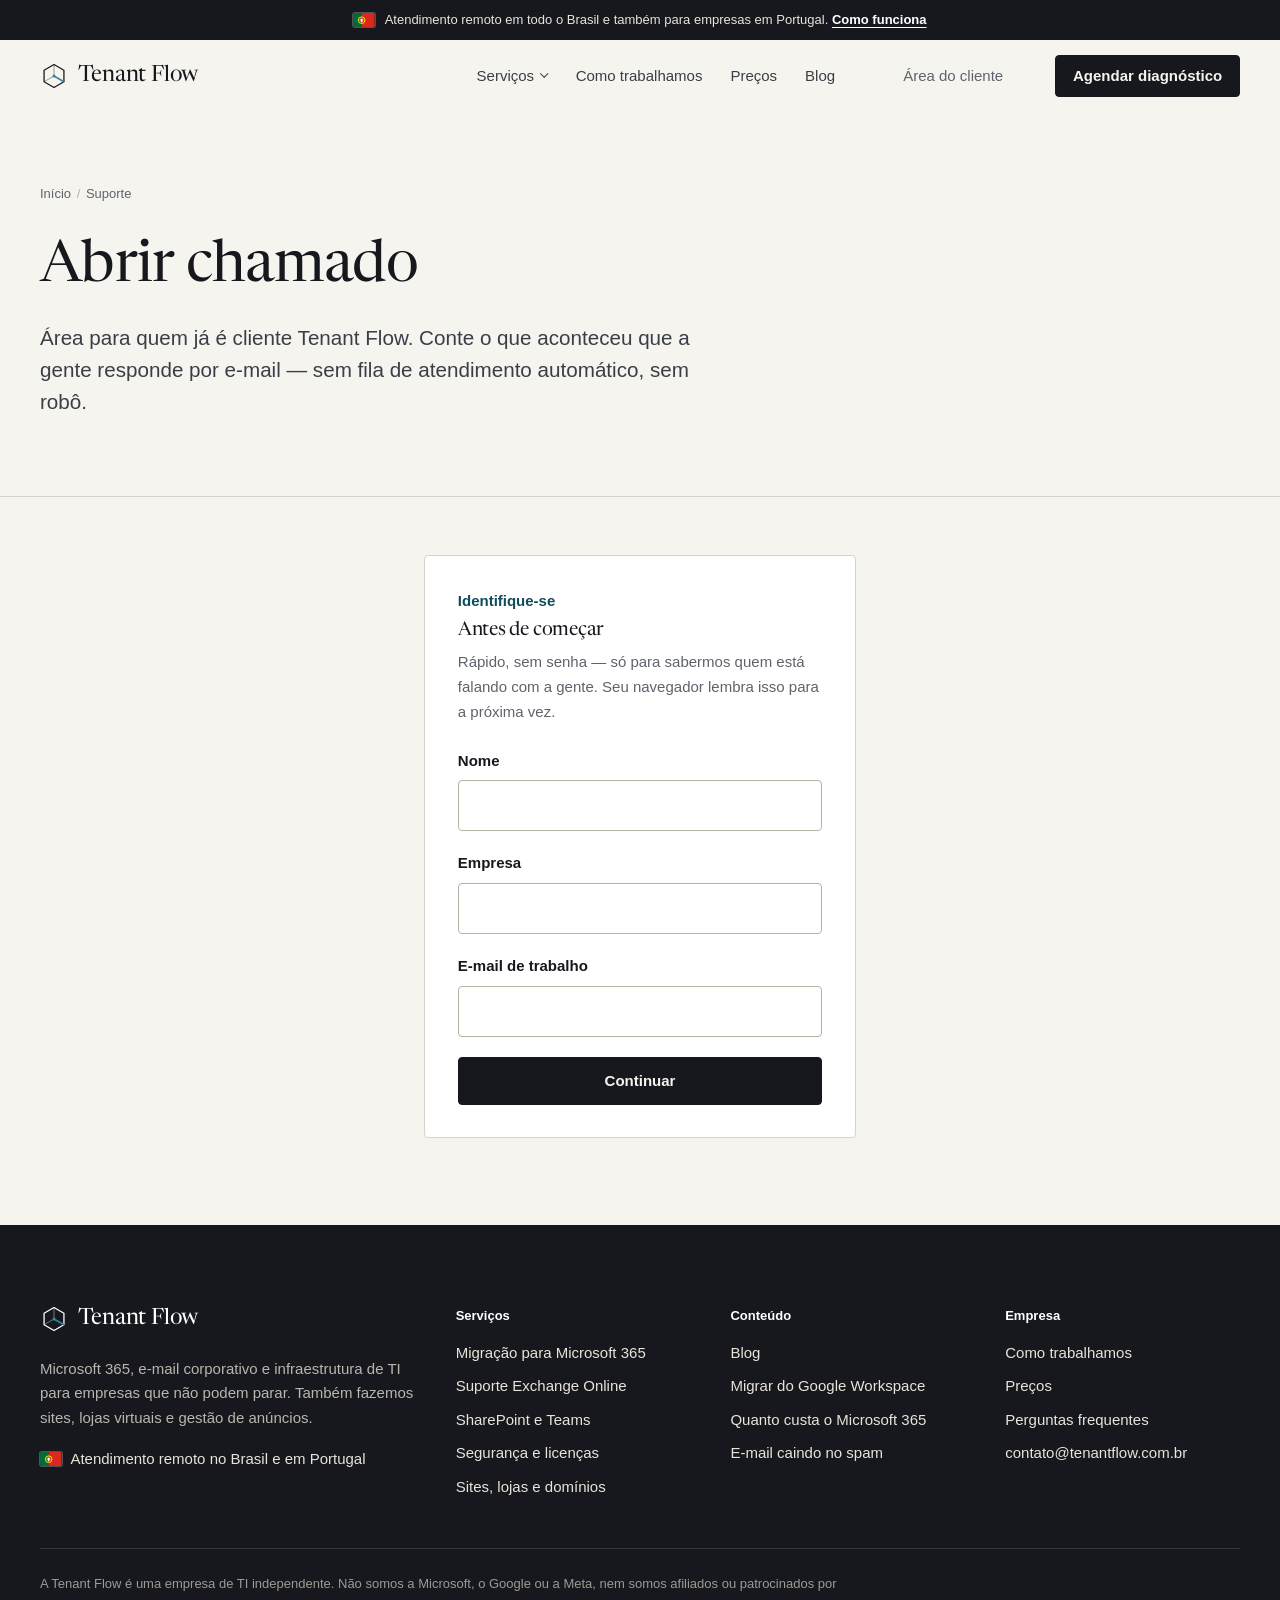
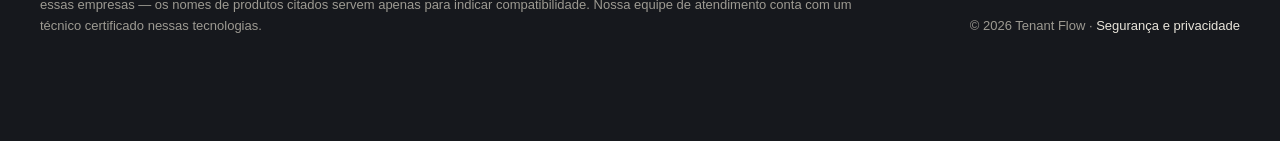
<file: suporte/index.html>
<!DOCTYPE html>
<html lang="pt-BR">
<head>
  <meta charset="utf-8">
  <meta name="viewport" content="width=device-width, initial-scale=1">
  <title>Abrir chamado | Tenant Flow</title>
  <meta name="description" content="Área para clientes Tenant Flow abrirem um chamado de suporte. Conte o que aconteceu e a gente responde por e-mail.">
  <link rel="canonical" href="https://tenantflow.com.br/suporte/">
  <meta name="robots" content="noindex,nofollow">
  <meta name="theme-color" content="#f6f4ef">

  <link rel="icon" href="/favicon.svg" type="image/svg+xml">
  <link rel="apple-touch-icon" href="/apple-touch-icon.png">
  <link rel="preload" href="/assets/newsreader-display.woff2" as="font" type="font/woff2" crossorigin>
  <link rel="stylesheet" href="/assets/site.css?v=20261025d">
  <script src="/assets/site.js?v=20261025d" defer></script>

  <style>
    /* Estilos só desta página (não mexem em assets/site.css). O card de
       identificação e o de chamado reaproveitam as mesmas variáveis e a
       mesma linguagem visual do resto do site — borda fina, fundo branco,
       serifada nos títulos — sem inventar um componente novo de verdade. */

    .ticket-section {
      padding-block: clamp(2.5rem, 2rem + 2vw, 4rem) clamp(4rem, 3rem + 3vw, 6rem);
    }

    .ticket-wrap {
      width: 100%;
      max-width: 32rem;
      margin-inline: auto;
    }

    .ticket-card {
      border: 1px solid var(--rule);
      border-radius: var(--radius);
      background: var(--surface);
      padding: clamp(1.5rem, 1.25rem + 1vw, 2.25rem);
    }

    .ticket-card + .ticket-card {
      margin-top: 1.5rem;
    }

    .ticket-card__eyebrow {
      font-size: var(--fs-small);
      font-weight: 600;
      color: var(--accent);
      margin-bottom: 0.5rem;
    }

    .ticket-card h2 {
      font-size: var(--fs-h3);
      margin-bottom: 0.5rem;
    }

    .ticket-card__intro {
      color: var(--ink-3);
      font-size: var(--fs-small);
      margin-bottom: 1.5rem;
    }

    .ticket-who {
      font-size: var(--fs-small);
      color: var(--ink-3);
      margin-bottom: 1.5rem;
      padding-bottom: 1.5rem;
      border-bottom: 1px solid var(--rule);
    }

    .ticket-who strong {
      color: var(--ink);
    }

    .link-reset {
      background: none;
      border: none;
      padding: 0;
      margin-left: 0.35rem;
      font: inherit;
      font-size: var(--fs-xs);
      font-weight: 600;
      color: var(--accent);
      text-decoration: underline;
      text-underline-offset: 0.18em;
      cursor: pointer;
    }

    .ticket-success {
      text-align: center;
    }

    .ticket-success__code {
      font-family: var(--font-serif);
      font-style: italic;
      font-size: 1.5rem;
      color: var(--accent);
      margin-bottom: 0.75rem;
    }

    .ticket-success p {
      color: var(--ink-2);
      margin-bottom: 1.5rem;
    }

    /* A barra fixa de "Agendar diagnóstico" no celular é pensada para quem
       ainda não é cliente. Aqui, quem está na tela já é cliente abrindo um
       chamado, então ela só atrapalharia — escondida com mais especificidade
       que a regra original, sem precisar tocar em assets/site.css. */
    body.hide-mobile-cta .mobile-cta-bar {
      display: none !important;
    }

    /* A classe .form (de assets/site.css) define display: grid, e por vir
       de uma folha de estilo do autor ela vence a regra padrão do navegador
       para [hidden] mesmo com especificidade igual. Sem este ajuste, o
       formulário de chamado continuaria visível por baixo da tela de
       sucesso. Resolvido aqui, sem precisar tocar em assets/site.css. */
    #ticket-form[hidden],
    #identify-form[hidden] {
      display: none;
    }
  </style>
</head>
<body class="hide-mobile-cta">
<a class="skip-link" href="#conteudo">Pular para o conteúdo</a>

<div class="notice">
  <div class="container notice__inner">
    <svg class="flag" viewBox="0 0 30 20" role="img" aria-label="Bandeira de Portugal"><rect width="12" height="20" fill="#046a38"/><rect x="12" width="18" height="20" fill="#da291c"/><circle cx="12" cy="10" r="4.6" fill="none" stroke="#ffe900" stroke-width="1.3"/><path d="M7.6 10h8.8M12 5.4v9.2" stroke="#ffe900" stroke-width=".7"/><path d="M10.1 7.6h3.8v3.3c0 1.2-.9 2-1.9 2.3-1-.3-1.9-1.1-1.9-2.3z" fill="#fff" stroke="#da291c" stroke-width=".8"/></svg>
    <p>Atendimento remoto em todo o Brasil e também para empresas em Portugal. <a href="/#atendimento">Como funciona</a></p>
  </div>
</div>

<header class="site-header">
  <div class="container site-header__inner">
    <a class="brand" href="/" aria-label="Tenant Flow, página inicial">
      <svg class="brand__mark" viewBox="0 0 44 44" fill="none" aria-hidden="true"><path d="M22 4 37.6 13v18L22 40 6.4 31V13z" stroke="currentColor" stroke-width="2" stroke-linejoin="round"/><path d="M22 22V4M22 22 6.4 31" stroke="currentColor" stroke-width="1.4" stroke-opacity=".45"/><path d="M22 22 37.6 31" stroke="#2f8a9e" stroke-width="2.4" stroke-linecap="round"/><circle cx="22" cy="22" r="2.4" fill="#2f8a9e"/></svg>
      <span class="brand__name">Tenant Flow</span>
    </a>

    <nav class="nav" aria-label="Principal">
      <ul class="nav__list">
        <li class="nav__item--menu">
          <a class="nav__link" href="/#servicos">Serviços</a>
          <div class="nav__panel">
              <a href="/migracao-microsoft-365/"><strong>Migração para Microsoft 365</strong><span>Google Workspace, Zimbra ou servidor próprio</span></a>
              <a href="/suporte-exchange-online/"><strong>Suporte Exchange Online</strong><span>E-mail corporativo e entregabilidade</span></a>
              <a href="/sharepoint-e-teams/"><strong>SharePoint e Teams</strong><span>Arquivos, permissões e colaboração</span></a>
              <a href="/seguranca-e-licenciamento-microsoft-365/"><strong>Segurança e licenças</strong><span>MFA, acesso condicional e custos</span></a>
              <a href="/sites-e-lojas-virtuais/"><strong>Sites, lojas e domínios</strong><span>Site institucional, e-commerce e DNS</span></a>
          </div>
        </li>
        <li><a class="nav__link" href="/#processo">Como trabalhamos</a></li>
        <li><a class="nav__link" href="/#precos">Preços</a></li>
        <li><a class="nav__link" href="/blog/">Blog</a></li>
      </ul>
    </nav>

    <a class="nav__client" href="/suporte/">Área do cliente</a>

    <div class="site-header__cta">
      <a class="button" href="/#contato">Agendar diagnóstico</a>
    </div>

    <button class="menu-toggle" type="button" aria-expanded="false" aria-controls="mobile-menu">
      <span class="menu-toggle__icon" aria-hidden="true"></span>
      <span class="menu-toggle__label">Menu</span>
    </button>
  </div>

  <nav class="mobile-menu" id="mobile-menu" aria-label="Menu" hidden>
    <div class="container mobile-menu__inner">
      <a href="/migracao-microsoft-365/">Migração para Microsoft 365</a>
      <a href="/suporte-exchange-online/">Suporte Exchange Online</a>
      <a href="/sharepoint-e-teams/">SharePoint e Teams</a>
      <a href="/seguranca-e-licenciamento-microsoft-365/">Segurança e licenças</a>
      <a href="/sites-e-lojas-virtuais/">Sites, lojas e domínios</a>
      <a href="/#processo">Como trabalhamos</a>
      <a href="/#precos">Preços</a>
      <a href="/blog/">Blog</a>
      <a class="mobile-menu__client" href="/suporte/">Área do cliente</a>
      <a class="button button--block" href="/#contato">Agendar diagnóstico</a>
    </div>
  </nav>
</header>

<main id="conteudo">
  <header class="page-header">
    <div class="container">
      <nav class="breadcrumb" aria-label="Trilha de navegação"><ol><li><a href="/">Início</a></li><li aria-current="page">Suporte</li></ol></nav>
      <h1>Abrir chamado</h1>
      <p class="lead">Área para quem já é cliente Tenant Flow. Conte o que aconteceu que a gente responde por e-mail — sem fila de atendimento automático, sem robô.</p>
    </div>
  </header>

  <section class="ticket-section">
    <div class="container ticket-wrap">

      <div class="ticket-card" id="identify-card">
        <p class="ticket-card__eyebrow">Identifique-se</p>
        <h2>Antes de começar</h2>
        <p class="ticket-card__intro">Rápido, sem senha — só para sabermos quem está falando com a gente. Seu navegador lembra isso para a próxima vez.</p>

        <form class="form" id="identify-form" novalidate>
          <div class="field">
            <label for="id-nome">Nome</label>
            <input id="id-nome" name="nome" type="text" autocomplete="name" required>
          </div>
          <div class="field">
            <label for="id-empresa">Empresa</label>
            <input id="id-empresa" name="empresa" type="text" autocomplete="organization" required>
          </div>
          <div class="field">
            <label for="id-email">E-mail de trabalho</label>
            <input id="id-email" name="email" type="email" autocomplete="email" inputmode="email" spellcheck="false" required>
          </div>
          <button class="button button--block" type="submit">Continuar</button>
        </form>
      </div>

      <div class="ticket-card" id="ticket-card" hidden>
        <p class="ticket-card__eyebrow">Abrir chamado</p>
        <h2>O que aconteceu?</h2>
        <p class="ticket-who">Em nome de <strong id="greet-nome"></strong>, <strong id="greet-empresa"></strong> (<span id="greet-email"></span>).<button type="button" class="link-reset" id="switch-identity">Não é você? Trocar</button></p>

        <form class="form" id="ticket-form" novalidate>
          <div class="form__trap" aria-hidden="true">
            <label for="chamado-website">Não preencha este campo</label>
            <input type="text" id="chamado-website" name="_honey" tabindex="-1" autocomplete="off">
          </div>

          <div class="form__row">
            <div class="field">
              <label for="chamado-servico">Serviço afetado</label>
              <select id="chamado-servico" name="servico" required>
                <option value="" disabled selected>Selecione...</option>
                <optgroup label="Microsoft 365">
                  <option>Migração para Microsoft 365</option>
                  <option>E-mail corporativo e Exchange Online</option>
                  <option>SharePoint e Teams</option>
                  <option>Segurança e licenças</option>
                </optgroup>
                <optgroup label="Outros serviços">
                  <option>Site, loja virtual ou domínio</option>
                  <option>Google Ads ou Meta Ads</option>
                  <option>Outro assunto</option>
                </optgroup>
              </select>
            </div>
            <div class="field">
              <label for="chamado-urgencia">Urgência</label>
              <select id="chamado-urgencia" name="urgencia" required>
                <option>Baixa — pode esperar</option>
                <option selected>Média</option>
                <option>Alta</option>
                <option>Urgente — parou o trabalho</option>
              </select>
            </div>
          </div>

          <div class="field">
            <label for="chamado-resposta">Como prefere que a gente responda?</label>
            <select id="chamado-resposta" name="resposta" required>
              <option selected>E-mail</option>
              <option>WhatsApp</option>
              <option>Telefone</option>
              <option>Grupo do projeto</option>
            </select>
          </div>

          <div class="field">
            <label for="chamado-resumo">Resumo do problema</label>
            <input id="chamado-resumo" name="resumo" type="text" required placeholder="Ex.: Não consigo enviar e-mail">
          </div>

          <div class="field">
            <label for="chamado-descricao">Descreva o que aconteceu</label>
            <textarea id="chamado-descricao" name="descricao" rows="5" required placeholder="Quando começou, quem é afetado, se já tentou alguma coisa..."></textarea>
          </div>

          <button class="button button--block" type="submit">Abrir chamado</button>
          <p class="form__status" role="status" aria-live="polite"></p>
          <p class="form__note">Usamos seus dados só para responder a este chamado. Veja a <a class="text-link" href="/seguranca-e-privacidade.html">política de privacidade</a>.</p>
        </form>

        <div class="ticket-success" id="ticket-success" hidden>
          <p class="ticket-success__code">Protocolo <strong id="ticket-code"></strong></p>
          <p>Chamado recebido. Anote esse número se precisar falar com a gente de novo — respondemos por e-mail, geralmente no mesmo dia útil.</p>
          <button type="button" class="button button--outline button--block" id="new-ticket">Abrir outro chamado</button>
        </div>
      </div>

    </div>
  </section>
</main>

<footer class="site-footer">
  <div class="container">
    <div class="site-footer__grid">
      <div class="site-footer__about">
        <a class="brand" href="/">
          <svg class="brand__mark" viewBox="0 0 44 44" fill="none" aria-hidden="true"><path d="M22 4 37.6 13v18L22 40 6.4 31V13z" stroke="currentColor" stroke-width="2" stroke-linejoin="round"/><path d="M22 22V4M22 22 6.4 31" stroke="currentColor" stroke-width="1.4" stroke-opacity=".45"/><path d="M22 22 37.6 31" stroke="#2f8a9e" stroke-width="2.4" stroke-linecap="round"/><circle cx="22" cy="22" r="2.4" fill="#2f8a9e"/></svg>
          <span class="brand__name">Tenant Flow</span>
        </a>
        <p>Microsoft 365, e-mail corporativo e infraestrutura de TI para empresas que não podem parar. Também fazemos sites, lojas virtuais e gestão de anúncios.</p>
        <p class="site-footer__reach"><svg class="flag" viewBox="0 0 30 20" role="img" aria-label="Bandeira de Portugal"><rect width="12" height="20" fill="#046a38"/><rect x="12" width="18" height="20" fill="#da291c"/><circle cx="12" cy="10" r="4.6" fill="none" stroke="#ffe900" stroke-width="1.3"/><path d="M7.6 10h8.8M12 5.4v9.2" stroke="#ffe900" stroke-width=".7"/><path d="M10.1 7.6h3.8v3.3c0 1.2-.9 2-1.9 2.3-1-.3-1.9-1.1-1.9-2.3z" fill="#fff" stroke="#da291c" stroke-width=".8"/></svg> Atendimento remoto no Brasil e em Portugal</p>
      </div>

      <div>
        <p class="site-footer__title">Serviços</p>
        <ul class="site-footer__links">
          <li><a href="/migracao-microsoft-365/">Migração para Microsoft 365</a></li>
          <li><a href="/suporte-exchange-online/">Suporte Exchange Online</a></li>
          <li><a href="/sharepoint-e-teams/">SharePoint e Teams</a></li>
          <li><a href="/seguranca-e-licenciamento-microsoft-365/">Segurança e licenças</a></li>
          <li><a href="/sites-e-lojas-virtuais/">Sites, lojas e domínios</a></li>
        </ul>
      </div>

      <div>
        <p class="site-footer__title">Conteúdo</p>
        <ul class="site-footer__links">
          <li><a href="/blog/">Blog</a></li>
          <li><a href="/blog/migrar-google-workspace-para-microsoft-365/">Migrar do Google Workspace</a></li>
          <li><a href="/blog/quanto-custa-microsoft-365-para-empresas/">Quanto custa o Microsoft 365</a></li>
          <li><a href="/blog/email-caindo-no-spam-spf-dkim-dmarc/">E-mail caindo no spam</a></li>
        </ul>
      </div>

      <div>
        <p class="site-footer__title">Empresa</p>
        <ul class="site-footer__links">
          <li><a href="/#processo">Como trabalhamos</a></li>
          <li><a href="/#precos">Preços</a></li>
          <li><a href="/#faq">Perguntas frequentes</a></li>
          <li><a href="mailto:contato@tenantflow.com.br">contato@tenantflow.com.br</a></li>
        </ul>
      </div>
    </div>

    <div class="site-footer__legal">
      <p>A Tenant Flow é uma empresa de TI independente. Não somos a Microsoft, o Google ou a Meta, nem somos afiliados ou patrocinados por essas empresas — os nomes de produtos citados servem apenas para indicar compatibilidade. Nossa equipe de atendimento conta com um técnico certificado nessas tecnologias.</p>
      <p>© 2026 Tenant Flow · <a href="/seguranca-e-privacidade.html">Segurança e privacidade</a></p>
    </div>
  </div>
</footer>

<script>
(function () {
  var WEB3FORMS_KEY = '34eeddd8-7b11-44cd-8210-9bc5eee2cfbb';
  var RECIPIENTS = ['diego.asmar@gmail.com', 'contato@tenantflow.com.br', 'suporte@tenantflow.com.br', 'tenantflow@outlook.com'];
  var CONTACT_EMAIL = RECIPIENTS.join(',');
  var STORAGE_KEY = 'tf_ticket_identity';

  var identifyCard = document.getElementById('identify-card');
  var ticketCard = document.getElementById('ticket-card');
  var identifyForm = document.getElementById('identify-form');
  var ticketForm = document.getElementById('ticket-form');
  var ticketSuccess = document.getElementById('ticket-success');
  var switchBtn = document.getElementById('switch-identity');
  var newTicketBtn = document.getElementById('new-ticket');

  function loadIdentity() {
    try {
      return JSON.parse(localStorage.getItem(STORAGE_KEY) || 'null');
    } catch (e) {
      return null;
    }
  }

  function saveIdentity(identity) {
    try { localStorage.setItem(STORAGE_KEY, JSON.stringify(identity)); } catch (e) {}
  }

  function clearIdentity() {
    try { localStorage.removeItem(STORAGE_KEY); } catch (e) {}
  }

  function showTicketStep(identity) {
    document.getElementById('greet-nome').textContent = identity.nome;
    document.getElementById('greet-empresa').textContent = identity.empresa;
    document.getElementById('greet-email').textContent = identity.email;
    identifyCard.hidden = true;
    ticketCard.hidden = false;
  }

  function showIdentifyStep() {
    ticketCard.hidden = true;
    identifyCard.hidden = false;
    identifyForm.reset();
  }

  var existing = loadIdentity();
  if (existing && existing.nome && existing.empresa && existing.email) {
    showTicketStep(existing);
  }

  identifyForm.addEventListener('submit', function (event) {
    event.preventDefault();
    var data = new FormData(identifyForm);
    var identity = {
      nome: String(data.get('nome') || '').trim(),
      empresa: String(data.get('empresa') || '').trim(),
      email: String(data.get('email') || '').trim()
    };
    if (!identity.nome || !identity.empresa || !identity.email) return;
    saveIdentity(identity);
    showTicketStep(identity);
  });

  switchBtn.addEventListener('click', function () {
    clearIdentity();
    showIdentifyStep();
  });

  newTicketBtn.addEventListener('click', function () {
    ticketSuccess.hidden = true;
    ticketForm.hidden = false;
    ticketForm.reset();
  });

  function genCode() {
    var now = new Date();
    var y = String(now.getFullYear()).slice(2);
    var m = String(now.getMonth() + 1).padStart(2, '0');
    var d = String(now.getDate()).padStart(2, '0');
    var rand = Math.floor(1000 + Math.random() * 9000);
    return 'CH-' + y + m + d + '-' + rand;
  }

  function withTimeout(url, options, ms) {
    var controller = new AbortController();
    var timer = setTimeout(function () { controller.abort(); }, ms || 12000);
    var opts = Object.assign({}, options, { signal: controller.signal });
    return fetch(url, opts).finally(function () { clearTimeout(timer); });
  }

  function sendTicket(fields, code) {
    var fd = new FormData();
    fd.append('access_key', WEB3FORMS_KEY);
    fd.append('subject', 'Novo chamado (' + code + ') — ' + fields['Urgência'] + ': ' + fields.Empresa);
    fd.append('from_name', 'Portal de suporte Tenant Flow');
    fd.append('replyto', fields['E-mail']);
    Object.keys(fields).forEach(function (key) { fd.append(key, fields[key]); });
    fd.append('Protocolo', code);

    return withTimeout('https://api.web3forms.com/submit', {
      method: 'POST',
      headers: { Accept: 'application/json' },
      body: fd
    }).then(function (response) {
      return response.json().catch(function () { return {}; }).then(function (result) {
        if (!response.ok || !result.success) throw new Error(result.message || ('HTTP ' + response.status));
      });
    });
  }

  function mailtoFor(fields, code) {
    var body = Object.keys(fields).map(function (label) { return label + ': ' + fields[label]; }).join('\n') + '\nProtocolo: ' + code;
    var subject = 'Chamado (' + code + '): ' + fields.Empresa;
    return 'mailto:' + CONTACT_EMAIL + '?subject=' + encodeURIComponent(subject) + '&body=' + encodeURIComponent(body);
  }

  var status = ticketForm.querySelector('.form__status');
  var submitBtn = ticketForm.querySelector('button[type="submit"]');
  var submitLabel = submitBtn.textContent;

  function setStatus(text, isError) {
    status.textContent = text;
    status.classList.toggle('form__status--error', Boolean(isError));
  }

  function clearFallback() {
    var el = ticketForm.querySelector('.form__fallback');
    if (el) el.remove();
  }

  function showFallback(fields, code) {
    var link = document.createElement('a');
    link.className = 'button button--outline button--block form__fallback';
    link.href = mailtoFor(fields, code);
    link.textContent = 'Enviar o chamado pelo meu e-mail';
    status.after(link);
  }

  ticketForm.addEventListener('submit', function (event) {
    event.preventDefault();

    var invalid = Array.prototype.filter.call(ticketForm.querySelectorAll('[required]'), function (f) { return !f.value; });
    if (invalid.length) { invalid[0].focus(); return; }

    var identity = loadIdentity();
    if (!identity) { showIdentifyStep(); return; }

    var data = new FormData(ticketForm);
    var trap = String(data.get('_honey') || '');
    if (trap) return;

    var code = genCode();
    var fields = {
      Nome: identity.nome,
      Empresa: identity.empresa,
      'E-mail': identity.email,
      'Serviço': String(data.get('servico') || ''),
      'Urgência': String(data.get('urgencia') || ''),
      'Resposta preferida': String(data.get('resposta') || ''),
      Resumo: String(data.get('resumo') || ''),
      'Descrição': String(data.get('descricao') || '')
    };

    setStatus('', false);
    clearFallback();
    submitBtn.disabled = true;
    submitBtn.textContent = 'Enviando…';

    sendTicket(fields, code).then(function () {
      document.getElementById('ticket-code').textContent = code;
      ticketForm.hidden = true;
      ticketSuccess.hidden = false;
      if (typeof window.gtag === 'function') window.gtag('event', 'abrir_chamado', { urgencia: fields['Urgência'] });
    }).catch(function () {
      setStatus('Não conseguimos enviar pelo site agora. Seus dados não se perderam: use o botão abaixo para mandar o mesmo chamado pelo seu e-mail.', true);
      showFallback(fields, code);
    }).finally(function () {
      submitBtn.disabled = false;
      submitBtn.textContent = submitLabel;
    });
  });
})();
</script>
</body>
</html>
</file>
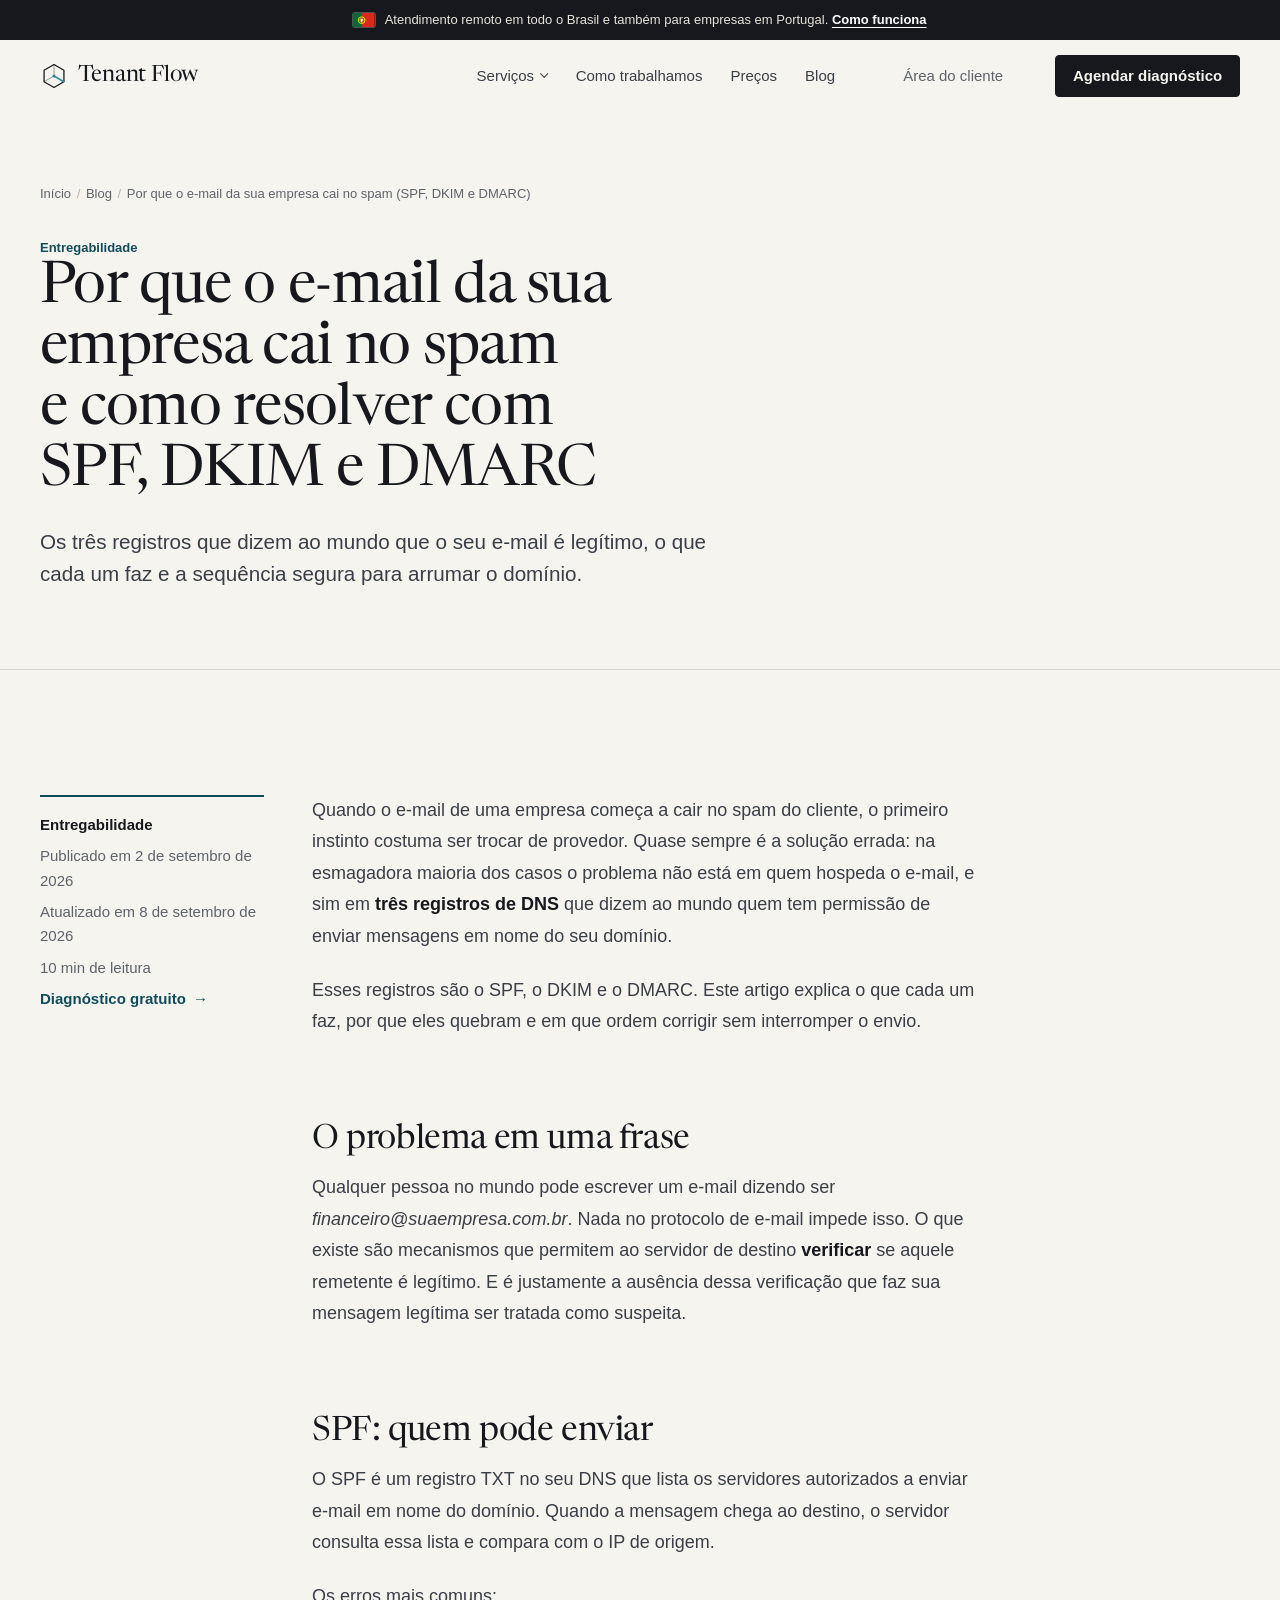
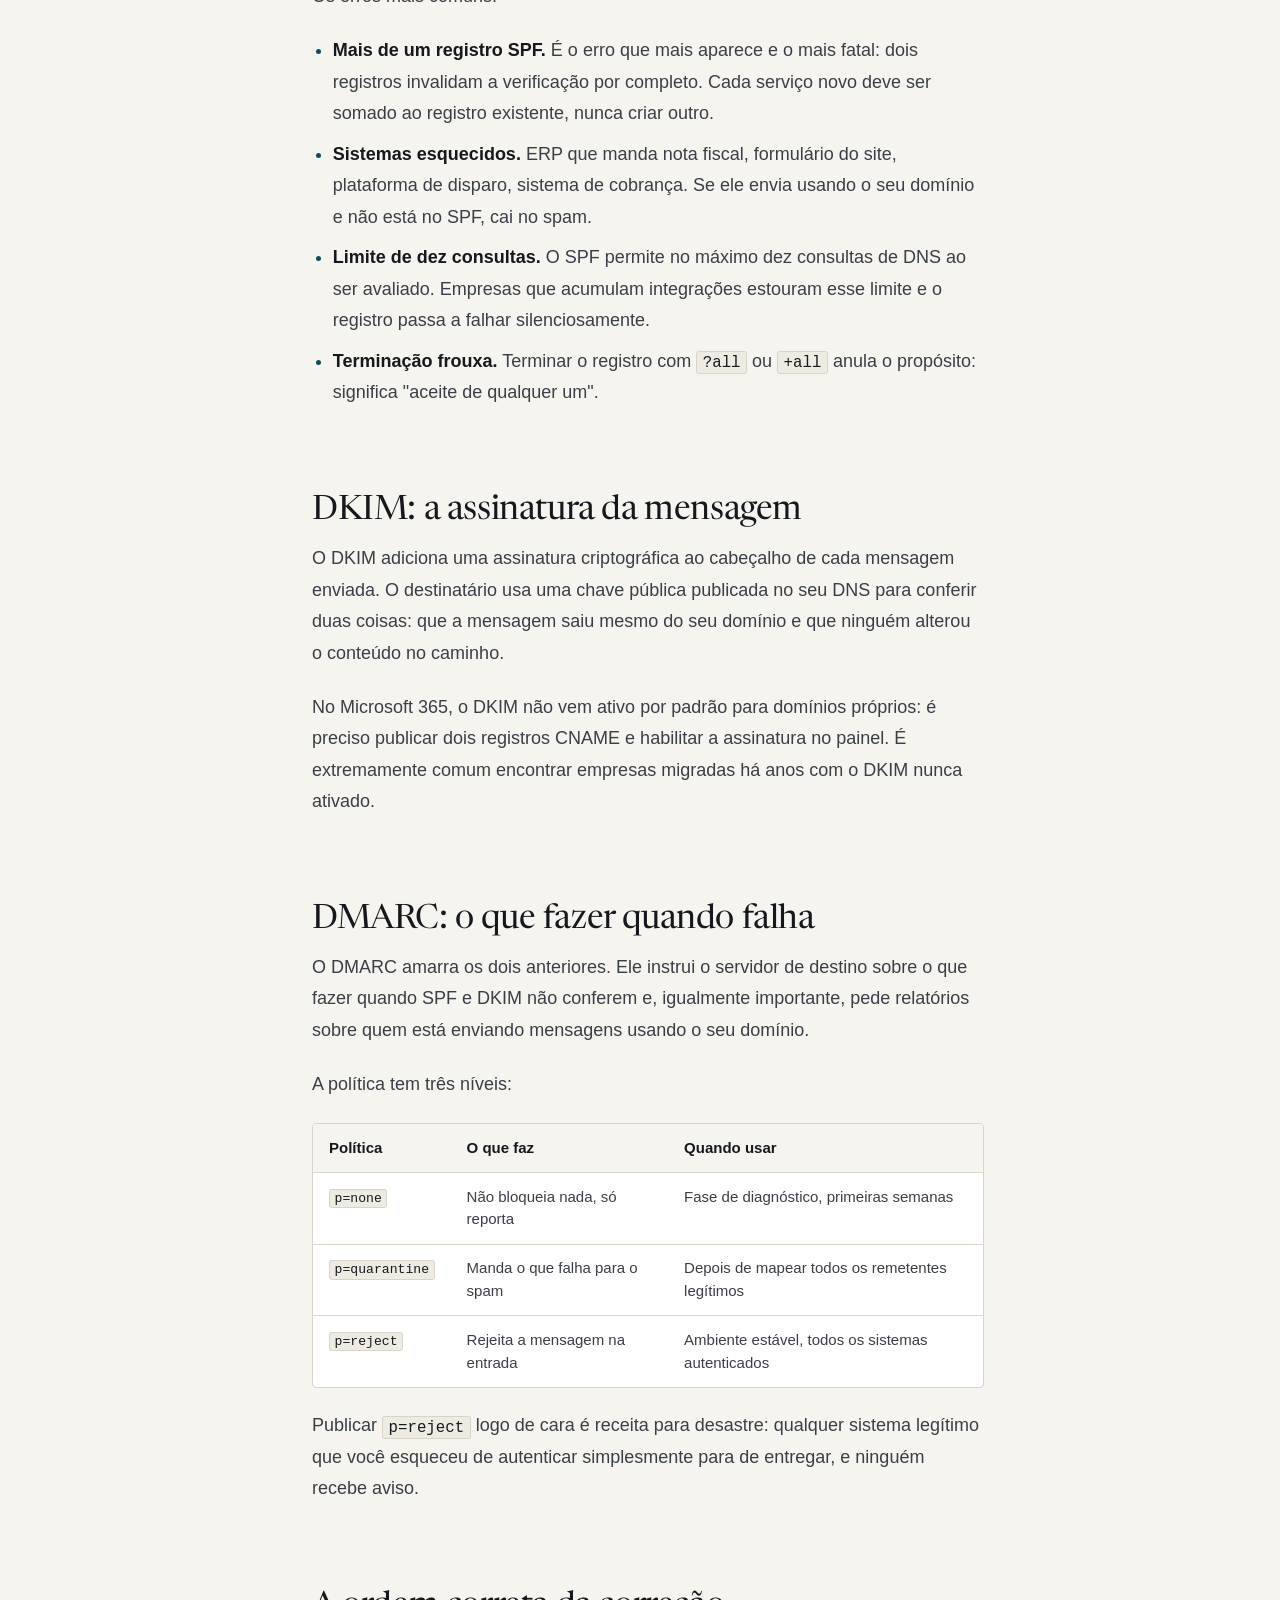
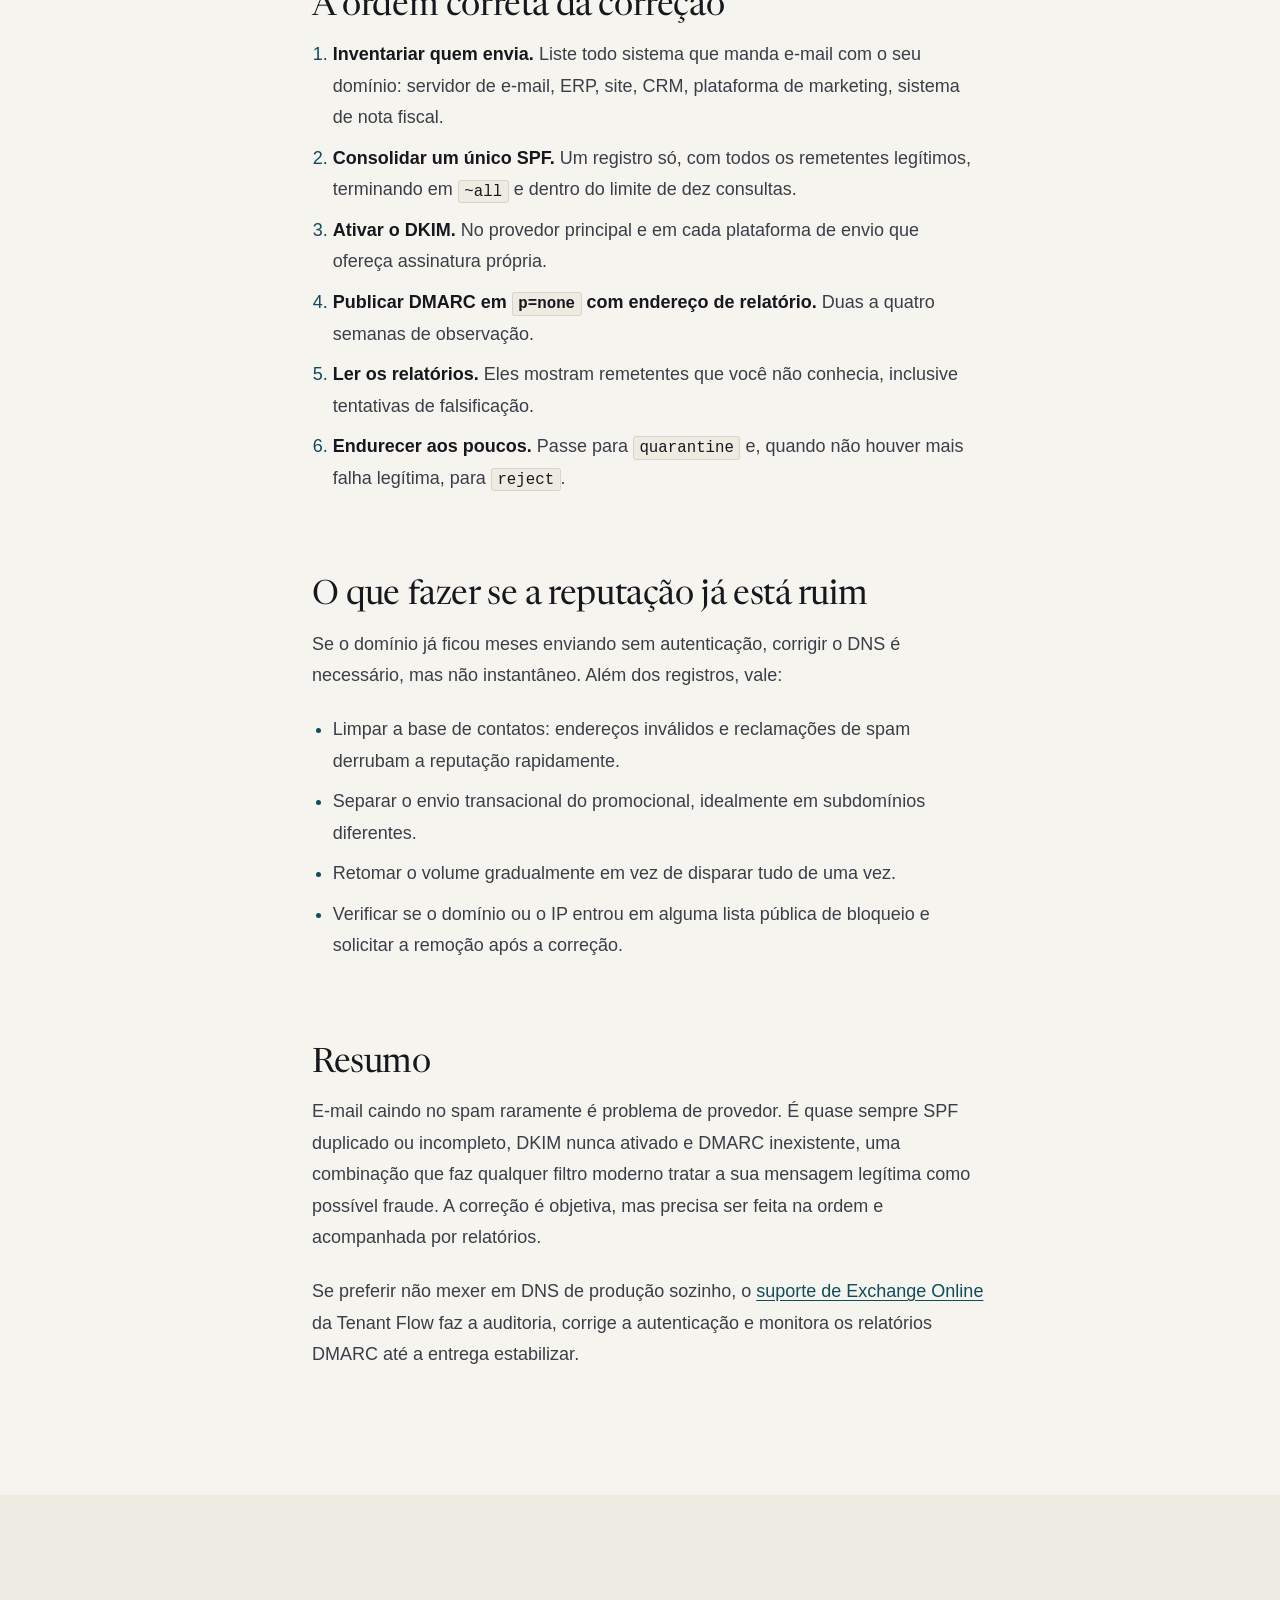
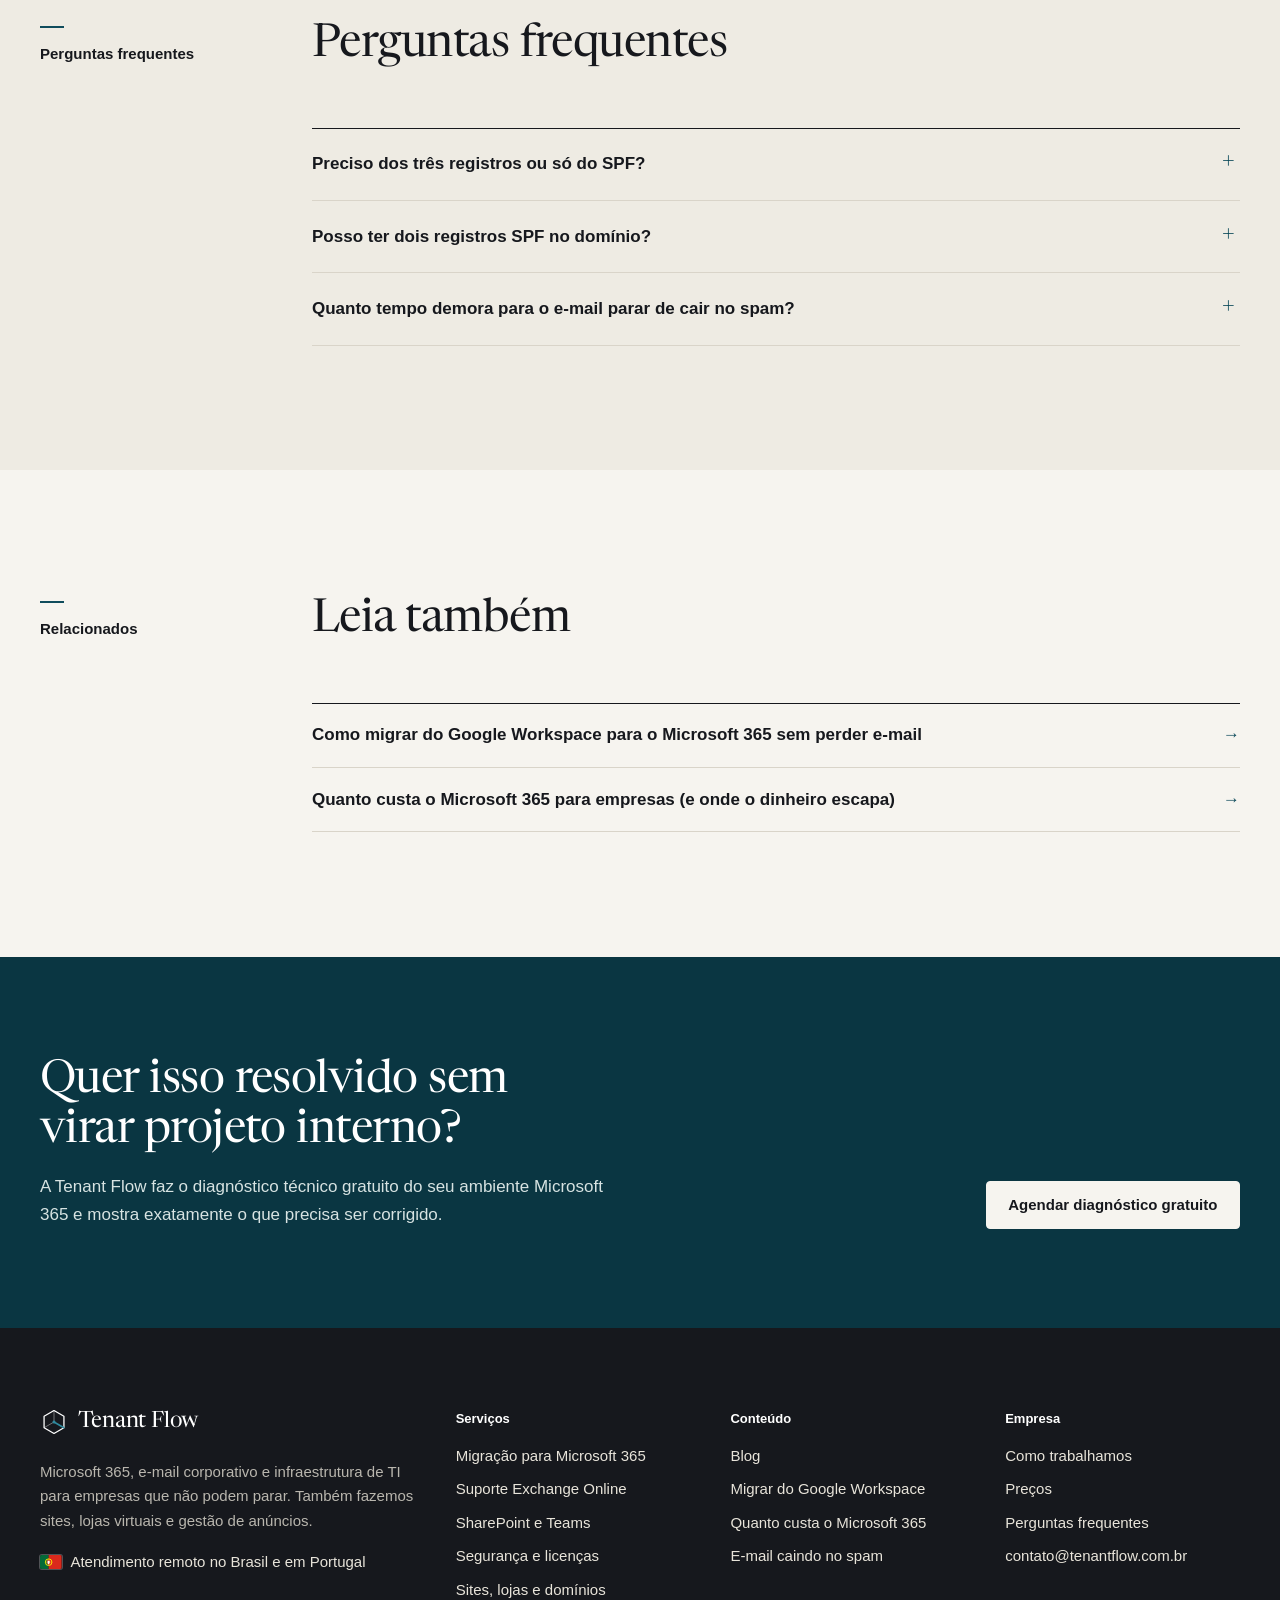
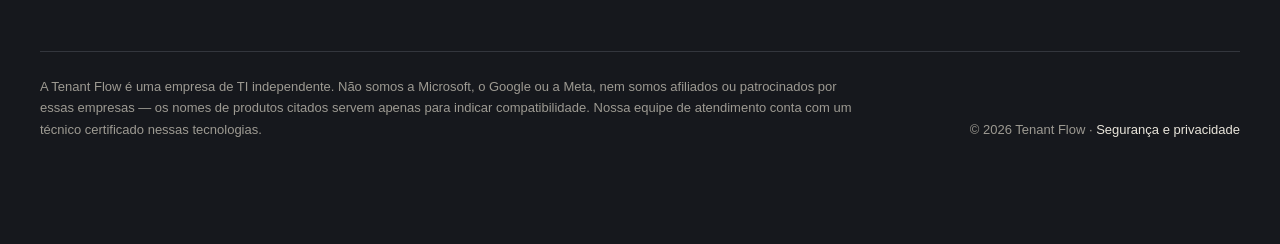
<file: blog/email-caindo-no-spam-spf-dkim-dmarc/index.html>
<!DOCTYPE html>
<html lang="pt-BR">
<head>
  <meta charset="utf-8">
  <meta name="viewport" content="width=device-width, initial-scale=1">
  <title>Por que o e-mail da sua empresa cai no spam (SPF, DKIM e DMARC)</title>
  <meta name="description" content="Explicação prática de SPF, DKIM e DMARC, os erros de DNS que jogam seu e-mail no lixo eletrônico e a ordem certa para corrigir sem parar o envio.">
  <link rel="canonical" href="https://tenantflow.com.br/blog/email-caindo-no-spam-spf-dkim-dmarc/">
  <meta name="robots" content="index,follow,max-image-preview:large">
  <meta name="theme-color" content="#f6f4ef">

  <meta property="og:type" content="article">
  <meta property="og:locale" content="pt_BR">
  <meta property="og:site_name" content="Tenant Flow">
  <meta property="og:title" content="Por que o e-mail da sua empresa cai no spam (SPF, DKIM e DMARC)">
  <meta property="og:description" content="Explicação prática de SPF, DKIM e DMARC, os erros de DNS que jogam seu e-mail no lixo eletrônico e a ordem certa para corrigir sem parar o envio.">
  <meta property="og:url" content="https://tenantflow.com.br/blog/email-caindo-no-spam-spf-dkim-dmarc/">
  <meta property="og:image" content="https://tenantflow.com.br/assets/og-tenant-flow.png">
  <meta property="og:image:width" content="1200">
  <meta property="og:image:height" content="630">
  <meta name="twitter:card" content="summary_large_image">

  <link rel="icon" href="/favicon.svg" type="image/svg+xml">
  <link rel="apple-touch-icon" href="/apple-touch-icon.png">
  <link rel="preload" href="/assets/newsreader-display.woff2" as="font" type="font/woff2" crossorigin>
  <link rel="stylesheet" href="/assets/site.css?v=20261025d">
  <script src="/assets/site.js?v=20261025d" defer></script>

  <script type="application/ld+json">{"@context":"https://schema.org","@type":"Organization","@id":"https://tenantflow.com.br/#organization","name":"Tenant Flow","url":"https://tenantflow.com.br/","email":"contato@tenantflow.com.br","logo":{"@type":"ImageObject","url":"https://tenantflow.com.br/assets/logo-tenant-flow.png","width":512,"height":512},"description":"Empresa de TI para pequenas e médias empresas: Microsoft 365, e-mail corporativo, segurança, sites, lojas virtuais, administração de domínios e gestão de anúncios.","areaServed":[{"@type":"Country","name":"Brasil"},{"@type":"Country","name":"Portugal"}],"knowsAbout":["Microsoft 365","Exchange Online","SharePoint Online","Microsoft Teams","OneDrive","Segurança da informação","Licenciamento Microsoft","Criação de sites","Lojas virtuais","Registro e administração de domínios","DNS","Google Ads","Meta Ads"],"contactPoint":[{"@type":"ContactPoint","contactType":"vendas","email":"contato@tenantflow.com.br","availableLanguage":["Portuguese"],"areaServed":["BR","PT"]}]}</script>
  <script type="application/ld+json">{"@context":"https://schema.org","@type":"BreadcrumbList","itemListElement":[{"@type":"ListItem","position":1,"name":"Início","item":"https://tenantflow.com.br/"},{"@type":"ListItem","position":2,"name":"Blog","item":"https://tenantflow.com.br/blog/"},{"@type":"ListItem","position":3,"name":"Por que o e-mail da sua empresa cai no spam (SPF, DKIM e DMARC)","item":"https://tenantflow.com.br/blog/email-caindo-no-spam-spf-dkim-dmarc/"}]}</script>
  <script type="application/ld+json">{"@context":"https://schema.org","@type":"BlogPosting","@id":"https://tenantflow.com.br/blog/email-caindo-no-spam-spf-dkim-dmarc/#article","headline":"Por que o e-mail da sua empresa cai no spam (SPF, DKIM e DMARC)","description":"Explicação prática de SPF, DKIM e DMARC, os erros de DNS que jogam seu e-mail no lixo eletrônico e a ordem certa para corrigir sem parar o envio.","inLanguage":"pt-BR","url":"https://tenantflow.com.br/blog/email-caindo-no-spam-spf-dkim-dmarc/","mainEntityOfPage":{"@type":"WebPage","@id":"https://tenantflow.com.br/blog/email-caindo-no-spam-spf-dkim-dmarc/"},"datePublished":"2026-09-02","dateModified":"2026-09-08","author":{"@type":"Organization","name":"Tenant Flow","url":"https://tenantflow.com.br/"},"publisher":{"@id":"https://tenantflow.com.br/#organization"},"articleSection":"Entregabilidade","image":"https://tenantflow.com.br/assets/og-tenant-flow.png"}</script>
  <script type="application/ld+json">{"@context":"https://schema.org","@type":"FAQPage","@id":"https://tenantflow.com.br/blog/email-caindo-no-spam-spf-dkim-dmarc/#faq","inLanguage":"pt-BR","mainEntity":[{"@type":"Question","name":"Preciso dos três registros ou só do SPF?","acceptedAnswer":{"@type":"Answer","text":"Os três. O SPF diz quais servidores podem enviar em nome do seu domínio, o DKIM assina a mensagem para provar que ela não foi alterada e o DMARC define o que fazer quando um dos dois falha. Provedores grandes já tratam domínios sem DMARC com desconfiança, e vários exigem os três para remetentes que enviam volume."}},{"@type":"Question","name":"Posso ter dois registros SPF no domínio?","acceptedAnswer":{"@type":"Answer","text":"Não. Um domínio deve ter exatamente um registro SPF; dois registros invalidam a verificação inteira. Quando há vários serviços que enviam e-mail, todos precisam ser combinados em um único registro, respeitando o limite de dez consultas de DNS."}},{"@type":"Question","name":"Quanto tempo demora para o e-mail parar de cair no spam?","acceptedAnswer":{"@type":"Answer","text":"A correção de DNS propaga em minutos ou poucas horas, mas a reputação do domínio se recupera em dias ou semanas, dependendo de quanto tempo o problema durou. Por isso a política do DMARC deve ser endurecida por etapas, monitorando os relatórios antes de bloquear."}}]}</script>
</head>
<body>
<a class="skip-link" href="#conteudo">Pular para o conteúdo</a>

<div class="notice">
  <div class="container notice__inner">
    <svg class="flag" viewBox="0 0 30 20" role="img" aria-label="Bandeira de Portugal"><rect width="12" height="20" fill="#046a38"/><rect x="12" width="18" height="20" fill="#da291c"/><circle cx="12" cy="10" r="4.6" fill="none" stroke="#ffe900" stroke-width="1.3"/><path d="M7.6 10h8.8M12 5.4v9.2" stroke="#ffe900" stroke-width=".7"/><path d="M10.1 7.6h3.8v3.3c0 1.2-.9 2-1.9 2.3-1-.3-1.9-1.1-1.9-2.3z" fill="#fff" stroke="#da291c" stroke-width=".8"/></svg>
    <p>Atendimento remoto em todo o Brasil e também para empresas em Portugal. <a href="/#atendimento">Como funciona</a></p>
  </div>
</div>

<header class="site-header">
  <div class="container site-header__inner">
    <a class="brand" href="/" aria-label="Tenant Flow, página inicial">
      <svg class="brand__mark" viewBox="0 0 44 44" fill="none" aria-hidden="true"><path d="M22 4 37.6 13v18L22 40 6.4 31V13z" stroke="currentColor" stroke-width="2" stroke-linejoin="round"/><path d="M22 22V4M22 22 6.4 31" stroke="currentColor" stroke-width="1.4" stroke-opacity=".45"/><path d="M22 22 37.6 31" stroke="#2f8a9e" stroke-width="2.4" stroke-linecap="round"/><circle cx="22" cy="22" r="2.4" fill="#2f8a9e"/></svg>
      <span class="brand__name">Tenant Flow</span>
    </a>

    <nav class="nav" aria-label="Principal">
      <ul class="nav__list">
        <li class="nav__item--menu">
          <a class="nav__link" href="/#servicos">Serviços</a>
          <div class="nav__panel">
              <a href="/migracao-microsoft-365/"><strong>Migração para Microsoft 365</strong><span>Google Workspace, Zimbra ou servidor próprio</span></a>
              <a href="/suporte-exchange-online/"><strong>Suporte Exchange Online</strong><span>E-mail corporativo e entregabilidade</span></a>
              <a href="/sharepoint-e-teams/"><strong>SharePoint e Teams</strong><span>Arquivos, permissões e colaboração</span></a>
              <a href="/seguranca-e-licenciamento-microsoft-365/"><strong>Segurança e licenças</strong><span>MFA, acesso condicional e custos</span></a>
              <a href="/sites-e-lojas-virtuais/"><strong>Sites, lojas e domínios</strong><span>Site institucional, e-commerce e DNS</span></a>
          </div>
        </li>
        <li><a class="nav__link" href="/#processo">Como trabalhamos</a></li>
        <li><a class="nav__link" href="/#precos">Preços</a></li>
        <li><a class="nav__link" href="/blog/">Blog</a></li>
      </ul>
    </nav>

    <a class="nav__client" href="/suporte/">Área do cliente</a>

    <div class="site-header__cta">
      <a class="button" href="/#contato">Agendar diagnóstico</a>
    </div>

    <button class="menu-toggle" type="button" aria-expanded="false" aria-controls="mobile-menu">
      <span class="menu-toggle__icon" aria-hidden="true"></span>
      <span class="menu-toggle__label">Menu</span>
    </button>
  </div>

  <nav class="mobile-menu" id="mobile-menu" aria-label="Menu" hidden>
    <div class="container mobile-menu__inner">
      <a href="/migracao-microsoft-365/">Migração para Microsoft 365</a>
      <a href="/suporte-exchange-online/">Suporte Exchange Online</a>
      <a href="/sharepoint-e-teams/">SharePoint e Teams</a>
      <a href="/seguranca-e-licenciamento-microsoft-365/">Segurança e licenças</a>
      <a href="/sites-e-lojas-virtuais/">Sites, lojas e domínios</a>
      <a href="/#processo">Como trabalhamos</a>
      <a href="/#precos">Preços</a>
      <a href="/blog/">Blog</a>
      <a class="mobile-menu__client" href="/suporte/">Área do cliente</a>
      <a class="button button--block" href="/#contato">Agendar diagnóstico</a>
    </div>
  </nav>
</header>

<main id="conteudo">
<article>

  <header class="page-header">
    <div class="container">
      <nav class="breadcrumb" aria-label="Trilha de navegação"><ol><li><a href="/">Início</a></li><li><a href="/blog/">Blog</a></li><li aria-current="page">Por que o e-mail da sua empresa cai no spam (SPF, DKIM e DMARC)</li></ol></nav>
      <p class="report__kicker">Entregabilidade</p>
      <h1>Por que o e-mail da sua empresa cai no spam e como resolver com SPF, DKIM e DMARC</h1>
      <p class="lead">Os três registros que dizem ao mundo que o seu e-mail é legítimo, o que cada um faz e a sequência segura para arrumar o domínio.</p>
    </div>
  </header>

  <section class="section">
    <div class="container article-layout">
      <aside class="article-aside">
        <div class="article-aside__box">
          <p><strong>Entregabilidade</strong></p>
          <p>Publicado em <time datetime="2026-09-02">2 de setembro de 2026</time></p>
          <p>Atualizado em <time datetime="2026-09-08">8 de setembro de 2026</time></p>
          <p>10 min de leitura</p>
          <p class="mt-lg"><a class="link-arrow" href="/#contato">Diagnóstico gratuito</a></p>
        </div>
      </aside>
      <div class="prose">
<p>Quando o e-mail de uma empresa começa a cair no spam do cliente, o primeiro instinto costuma ser trocar de provedor. Quase sempre é a solução errada: na esmagadora maioria dos casos o problema não está em quem hospeda o e-mail, e sim em <strong>três registros de DNS</strong> que dizem ao mundo quem tem permissão de enviar mensagens em nome do seu domínio.</p>
<p>Esses registros são o SPF, o DKIM e o DMARC. Este artigo explica o que cada um faz, por que eles quebram e em que ordem corrigir sem interromper o envio.</p>
<h2>O problema em uma frase</h2>
<p>Qualquer pessoa no mundo pode escrever um e-mail dizendo ser <em>financeiro@suaempresa.com.br</em>. Nada no protocolo de e-mail impede isso. O que existe são mecanismos que permitem ao servidor de destino <strong>verificar</strong> se aquele remetente é legítimo. E é justamente a ausência dessa verificação que faz sua mensagem legítima ser tratada como suspeita.</p>
<h2>SPF: quem pode enviar</h2>
<p>O SPF é um registro TXT no seu DNS que lista os servidores autorizados a enviar e-mail em nome do domínio. Quando a mensagem chega ao destino, o servidor consulta essa lista e compara com o IP de origem.</p>
<p>Os erros mais comuns:</p>
<ul>
<li><strong>Mais de um registro SPF.</strong> É o erro que mais aparece e o mais fatal: dois registros invalidam a verificação por completo. Cada serviço novo deve ser somado ao registro existente, nunca criar outro.</li>
<li><strong>Sistemas esquecidos.</strong> ERP que manda nota fiscal, formulário do site, plataforma de disparo, sistema de cobrança. Se ele envia usando o seu domínio e não está no SPF, cai no spam.</li>
<li><strong>Limite de dez consultas.</strong> O SPF permite no máximo dez consultas de DNS ao ser avaliado. Empresas que acumulam integrações estouram esse limite e o registro passa a falhar silenciosamente.</li>
<li><strong>Terminação frouxa.</strong> Terminar o registro com <code>?all</code> ou <code>+all</code> anula o propósito: significa "aceite de qualquer um".</li>
</ul>
<h2>DKIM: a assinatura da mensagem</h2>
<p>O DKIM adiciona uma assinatura criptográfica ao cabeçalho de cada mensagem enviada. O destinatário usa uma chave pública publicada no seu DNS para conferir duas coisas: que a mensagem saiu mesmo do seu domínio e que ninguém alterou o conteúdo no caminho.</p>
<p>No Microsoft 365, o DKIM não vem ativo por padrão para domínios próprios: é preciso publicar dois registros CNAME e habilitar a assinatura no painel. É extremamente comum encontrar empresas migradas há anos com o DKIM nunca ativado.</p>
<h2>DMARC: o que fazer quando falha</h2>
<p>O DMARC amarra os dois anteriores. Ele instrui o servidor de destino sobre o que fazer quando SPF e DKIM não conferem e, igualmente importante, pede relatórios sobre quem está enviando mensagens usando o seu domínio.</p>
<p>A política tem três níveis:</p>
<div class="table-wrap"><table>
<thead><tr><th>Política</th><th>O que faz</th><th>Quando usar</th></tr></thead>
<tbody>
<tr><td><code>p=none</code></td><td>Não bloqueia nada, só reporta</td><td>Fase de diagnóstico, primeiras semanas</td></tr>
<tr><td><code>p=quarantine</code></td><td>Manda o que falha para o spam</td><td>Depois de mapear todos os remetentes legítimos</td></tr>
<tr><td><code>p=reject</code></td><td>Rejeita a mensagem na entrada</td><td>Ambiente estável, todos os sistemas autenticados</td></tr>
</tbody>
</table></div>
<p>Publicar <code>p=reject</code> logo de cara é receita para desastre: qualquer sistema legítimo que você esqueceu de autenticar simplesmente para de entregar, e ninguém recebe aviso.</p>
<h2>A ordem correta da correção</h2>
<ol>
<li><strong>Inventariar quem envia.</strong> Liste todo sistema que manda e-mail com o seu domínio: servidor de e-mail, ERP, site, CRM, plataforma de marketing, sistema de nota fiscal.</li>
<li><strong>Consolidar um único SPF.</strong> Um registro só, com todos os remetentes legítimos, terminando em <code>~all</code> e dentro do limite de dez consultas.</li>
<li><strong>Ativar o DKIM.</strong> No provedor principal e em cada plataforma de envio que ofereça assinatura própria.</li>
<li><strong>Publicar DMARC em <code>p=none</code> com endereço de relatório.</strong> Duas a quatro semanas de observação.</li>
<li><strong>Ler os relatórios.</strong> Eles mostram remetentes que você não conhecia, inclusive tentativas de falsificação.</li>
<li><strong>Endurecer aos poucos.</strong> Passe para <code>quarantine</code> e, quando não houver mais falha legítima, para <code>reject</code>.</li>
</ol>
<h2>O que fazer se a reputação já está ruim</h2>
<p>Se o domínio já ficou meses enviando sem autenticação, corrigir o DNS é necessário, mas não instantâneo. Além dos registros, vale:</p>
<ul>
<li>Limpar a base de contatos: endereços inválidos e reclamações de spam derrubam a reputação rapidamente.</li>
<li>Separar o envio transacional do promocional, idealmente em subdomínios diferentes.</li>
<li>Retomar o volume gradualmente em vez de disparar tudo de uma vez.</li>
<li>Verificar se o domínio ou o IP entrou em alguma lista pública de bloqueio e solicitar a remoção após a correção.</li>
</ul>
<h2>Resumo</h2>
<p>E-mail caindo no spam raramente é problema de provedor. É quase sempre SPF duplicado ou incompleto, DKIM nunca ativado e DMARC inexistente, uma combinação que faz qualquer filtro moderno tratar a sua mensagem legítima como possível fraude. A correção é objetiva, mas precisa ser feita na ordem e acompanhada por relatórios.</p>
<p>Se preferir não mexer em DNS de produção sozinho, o <a href="/suporte-exchange-online/">suporte de Exchange Online</a> da Tenant Flow faz a auditoria, corrige a autenticação e monitora os relatórios DMARC até a entrega estabilizar.</p>
      </div>
    </div>
  </section>
</article>

  <section class="section section--alt">
    <div class="container">
      <div class="section-head">
        <p class="section-head__label">Perguntas frequentes</p>
        <div>
          <h2>Perguntas frequentes</h2>
        </div>
      </div>
      <div class="section-body">
        <div class="faq">
          <details>
            <summary>Preciso dos três registros ou só do SPF?</summary>
            <p>Os três. O SPF diz quais servidores podem enviar em nome do seu domínio, o DKIM assina a mensagem para provar que ela não foi alterada e o DMARC define o que fazer quando um dos dois falha. Provedores grandes já tratam domínios sem DMARC com desconfiança, e vários exigem os três para remetentes que enviam volume.</p>
          </details>
          <details>
            <summary>Posso ter dois registros SPF no domínio?</summary>
            <p>Não. Um domínio deve ter exatamente um registro SPF; dois registros invalidam a verificação inteira. Quando há vários serviços que enviam e-mail, todos precisam ser combinados em um único registro, respeitando o limite de dez consultas de DNS.</p>
          </details>
          <details>
            <summary>Quanto tempo demora para o e-mail parar de cair no spam?</summary>
            <p>A correção de DNS propaga em minutos ou poucas horas, mas a reputação do domínio se recupera em dias ou semanas, dependendo de quanto tempo o problema durou. Por isso a política do DMARC deve ser endurecida por etapas, monitorando os relatórios antes de bloquear.</p>
          </details>
        </div>
      </div>
    </div>
  </section>

  <section class="section">
    <div class="container">
      <div class="section-head">
        <p class="section-head__label">Relacionados</p>
        <div>
          <h2>Leia também</h2>
        </div>
      </div>
      <div class="section-body">
        <nav class="related" aria-label="Leitura relacionada">
          <a href="/blog/migrar-google-workspace-para-microsoft-365/">Como migrar do Google Workspace para o Microsoft 365 sem perder e-mail</a>
          <a href="/blog/quanto-custa-microsoft-365-para-empresas/">Quanto custa o Microsoft 365 para empresas (e onde o dinheiro escapa)</a>
        </nav>
      </div>
    </div>
  </section>

  <section class="cta-band">
    <div class="container cta-band__inner">
      <div>
        <h2>Quer isso resolvido sem virar projeto interno?</h2>
        <p>A Tenant Flow faz o diagnóstico técnico gratuito do seu ambiente Microsoft 365 e mostra exatamente o que precisa ser corrigido.</p>
      </div>
      <a class="button" href="/#contato">Agendar diagnóstico gratuito</a>
    </div>
  </section>

</main>

<footer class="site-footer">
  <div class="container">
    <div class="site-footer__grid">
      <div class="site-footer__about">
        <a class="brand" href="/">
          <svg class="brand__mark" viewBox="0 0 44 44" fill="none" aria-hidden="true"><path d="M22 4 37.6 13v18L22 40 6.4 31V13z" stroke="currentColor" stroke-width="2" stroke-linejoin="round"/><path d="M22 22V4M22 22 6.4 31" stroke="currentColor" stroke-width="1.4" stroke-opacity=".45"/><path d="M22 22 37.6 31" stroke="#2f8a9e" stroke-width="2.4" stroke-linecap="round"/><circle cx="22" cy="22" r="2.4" fill="#2f8a9e"/></svg>
          <span class="brand__name">Tenant Flow</span>
        </a>
        <p>Microsoft 365, e-mail corporativo e infraestrutura de TI para empresas que não podem parar. Também fazemos sites, lojas virtuais e gestão de anúncios.</p>
        <p class="site-footer__reach"><svg class="flag" viewBox="0 0 30 20" role="img" aria-label="Bandeira de Portugal"><rect width="12" height="20" fill="#046a38"/><rect x="12" width="18" height="20" fill="#da291c"/><circle cx="12" cy="10" r="4.6" fill="none" stroke="#ffe900" stroke-width="1.3"/><path d="M7.6 10h8.8M12 5.4v9.2" stroke="#ffe900" stroke-width=".7"/><path d="M10.1 7.6h3.8v3.3c0 1.2-.9 2-1.9 2.3-1-.3-1.9-1.1-1.9-2.3z" fill="#fff" stroke="#da291c" stroke-width=".8"/></svg> Atendimento remoto no Brasil e em Portugal</p>
      </div>

      <div>
        <p class="site-footer__title">Serviços</p>
        <ul class="site-footer__links">
          <li><a href="/migracao-microsoft-365/">Migração para Microsoft 365</a></li>
          <li><a href="/suporte-exchange-online/">Suporte Exchange Online</a></li>
          <li><a href="/sharepoint-e-teams/">SharePoint e Teams</a></li>
          <li><a href="/seguranca-e-licenciamento-microsoft-365/">Segurança e licenças</a></li>
          <li><a href="/sites-e-lojas-virtuais/">Sites, lojas e domínios</a></li>
        </ul>
      </div>

      <div>
        <p class="site-footer__title">Conteúdo</p>
        <ul class="site-footer__links">
          <li><a href="/blog/">Blog</a></li>
          <li><a href="/blog/migrar-google-workspace-para-microsoft-365/">Migrar do Google Workspace</a></li>
          <li><a href="/blog/quanto-custa-microsoft-365-para-empresas/">Quanto custa o Microsoft 365</a></li>
          <li><a href="/blog/email-caindo-no-spam-spf-dkim-dmarc/">E-mail caindo no spam</a></li>
        </ul>
      </div>

      <div>
        <p class="site-footer__title">Empresa</p>
        <ul class="site-footer__links">
          <li><a href="/#processo">Como trabalhamos</a></li>
          <li><a href="/#precos">Preços</a></li>
          <li><a href="/#faq">Perguntas frequentes</a></li>
          <li><a href="mailto:contato@tenantflow.com.br">contato@tenantflow.com.br</a></li>
        </ul>
      </div>
    </div>

    <div class="site-footer__legal">
      <p>A Tenant Flow é uma empresa de TI independente. Não somos a Microsoft, o Google ou a Meta, nem somos afiliados ou patrocinados por essas empresas — os nomes de produtos citados servem apenas para indicar compatibilidade. Nossa equipe de atendimento conta com um técnico certificado nessas tecnologias.</p>
      <p>© 2026 Tenant Flow · <a href="/seguranca-e-privacidade.html">Segurança e privacidade</a></p>
    </div>
  </div>
</footer>

</body>
</html>
</file>
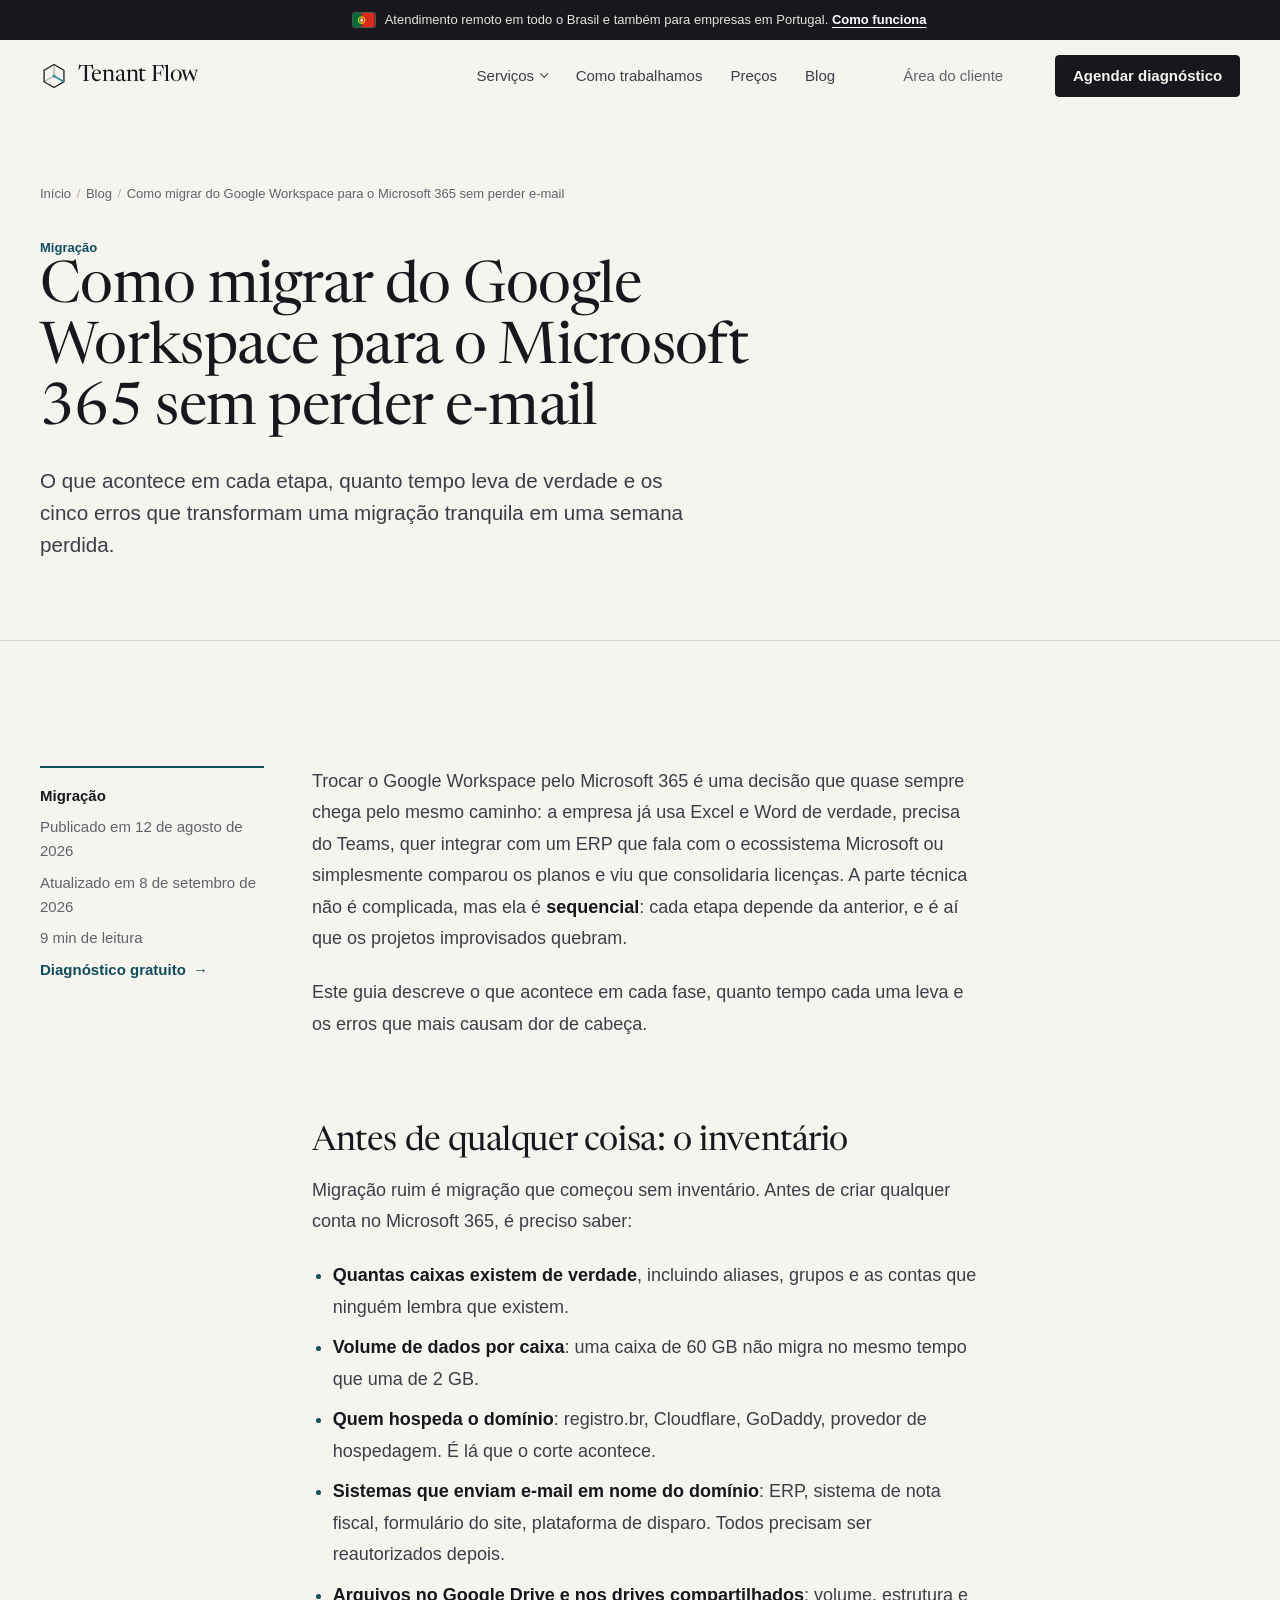
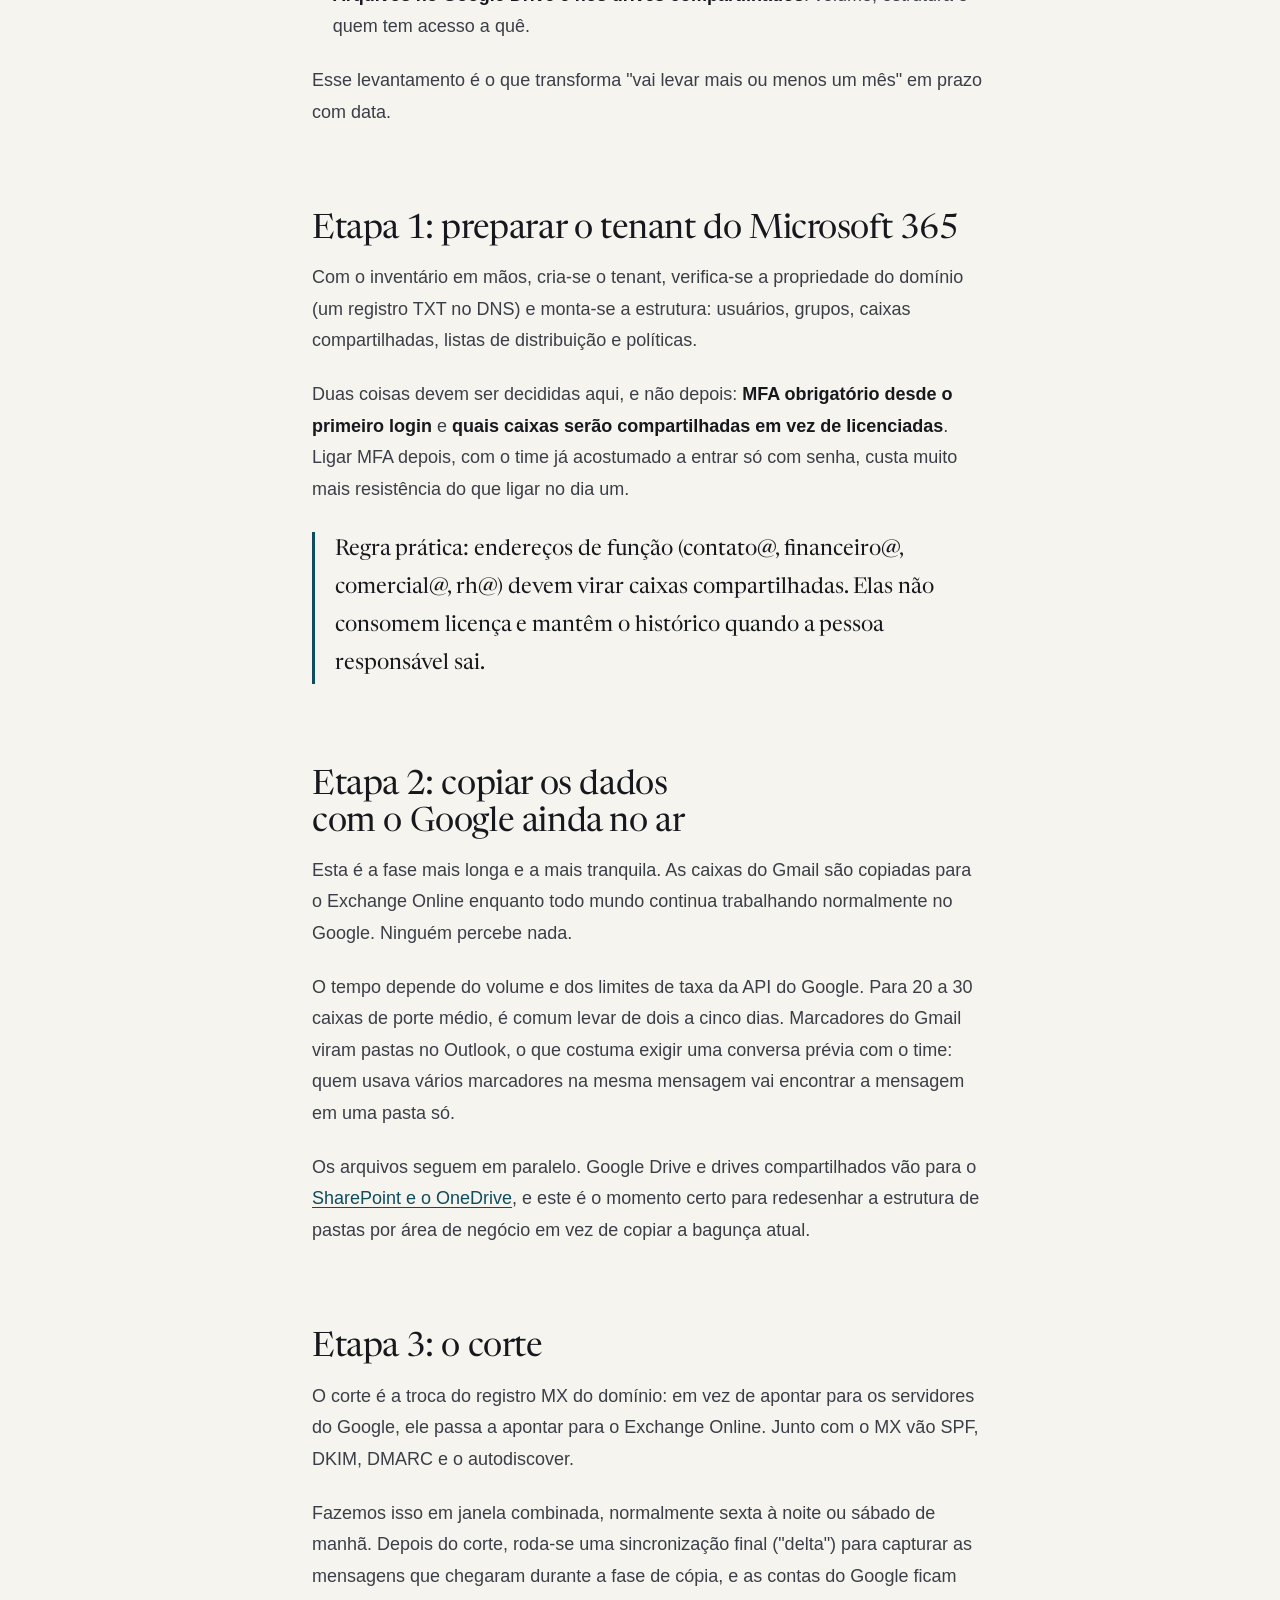
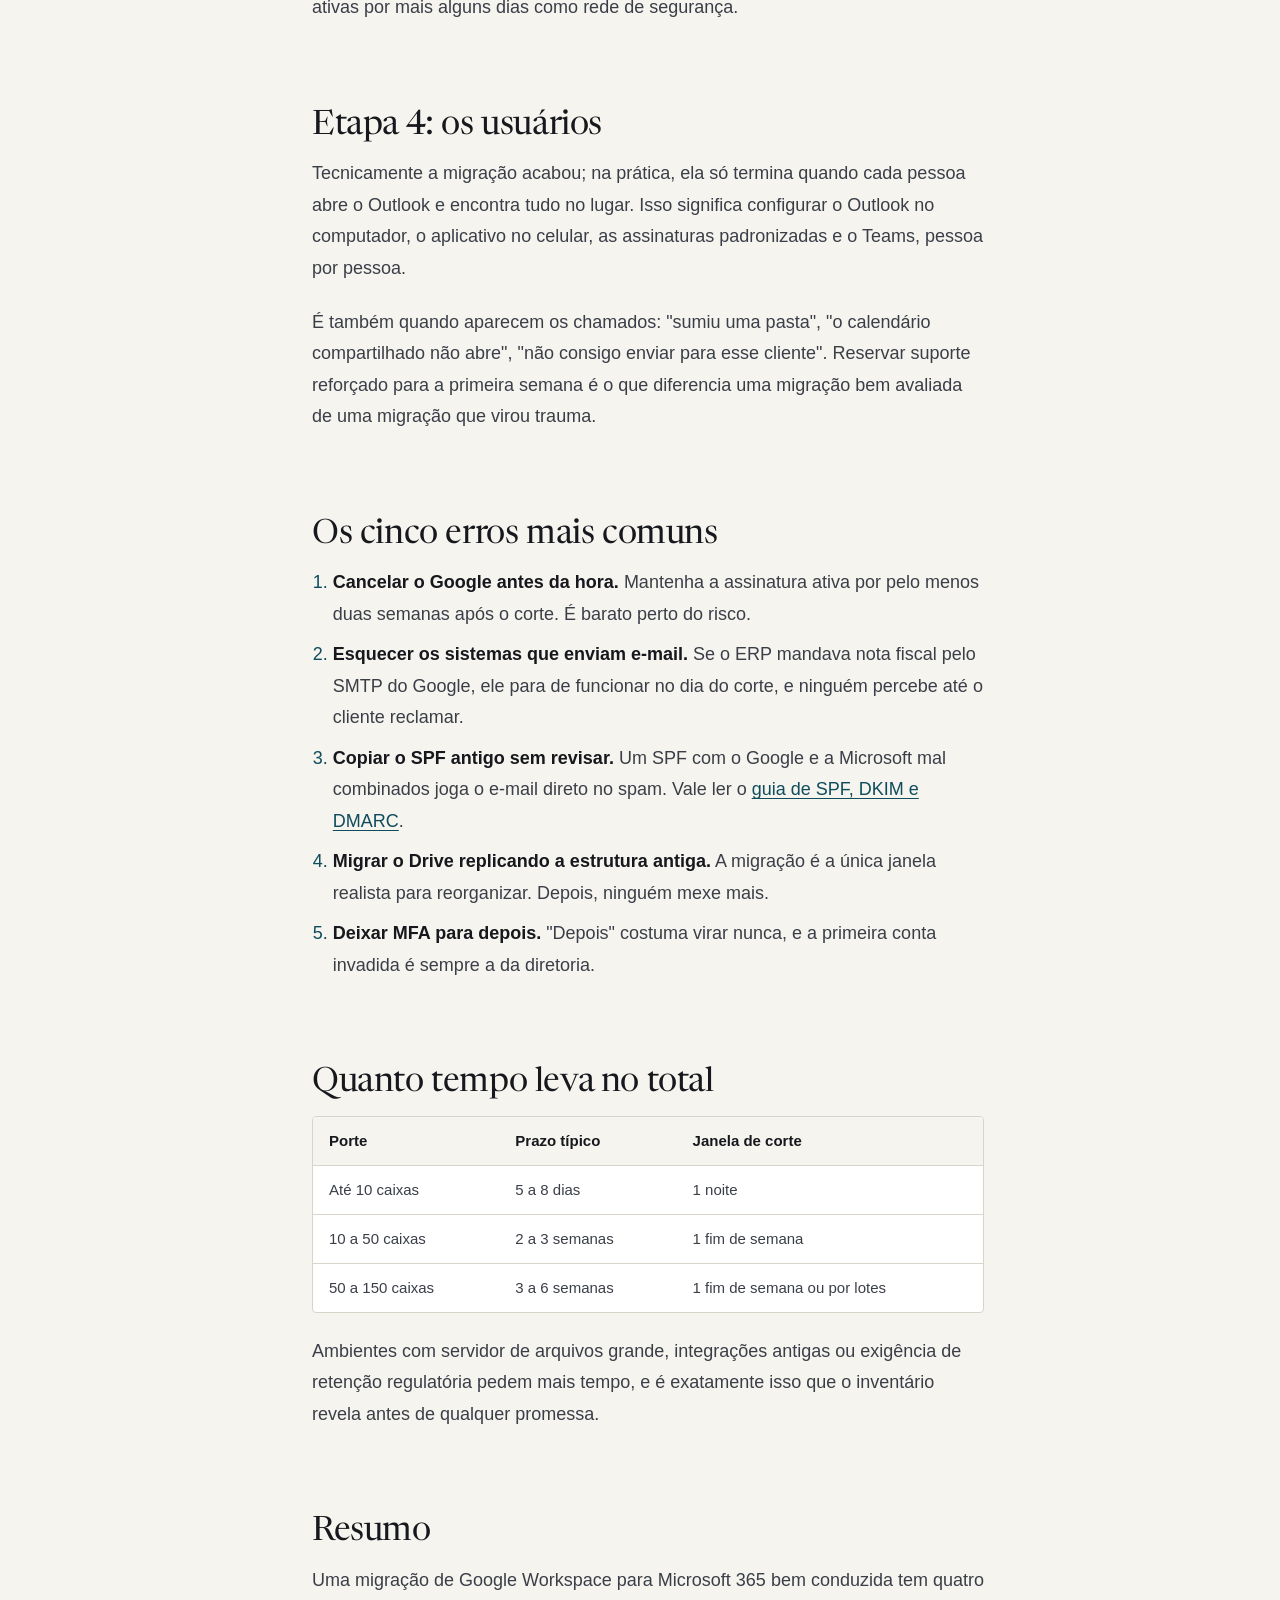
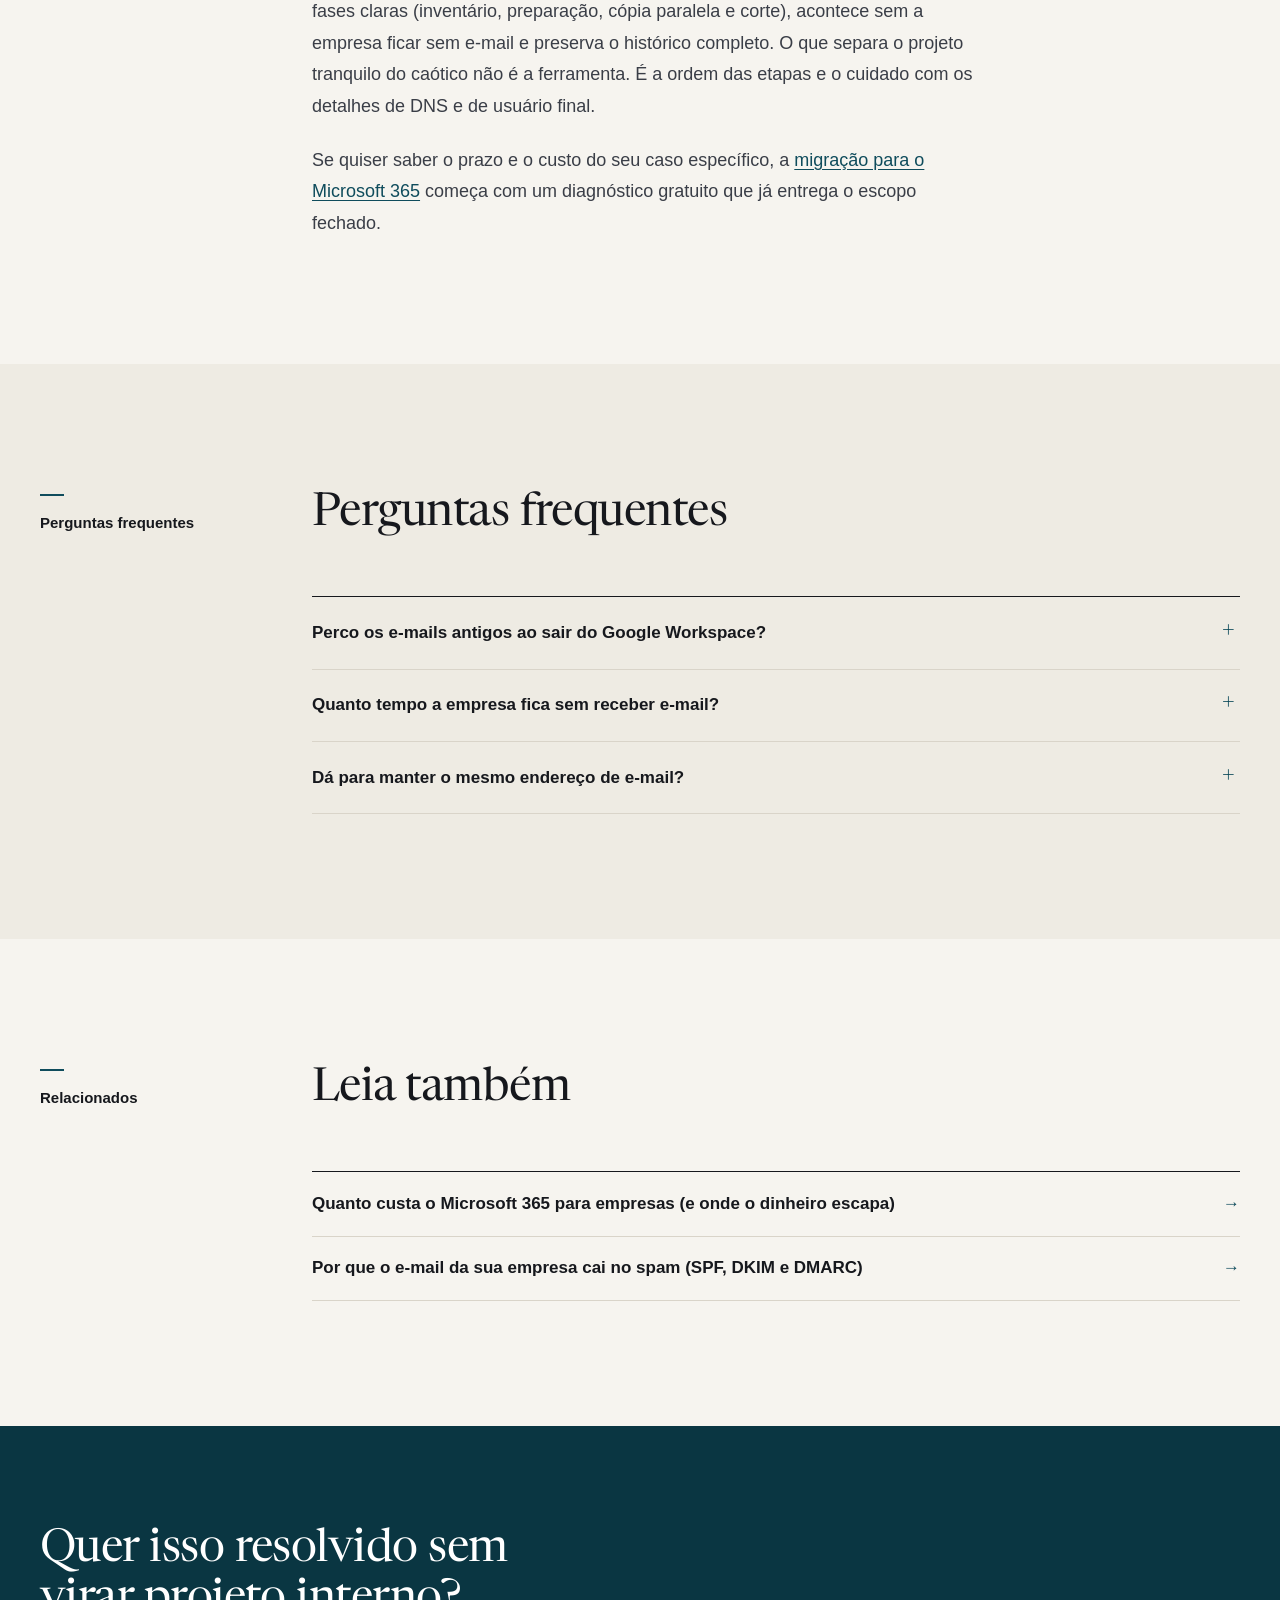
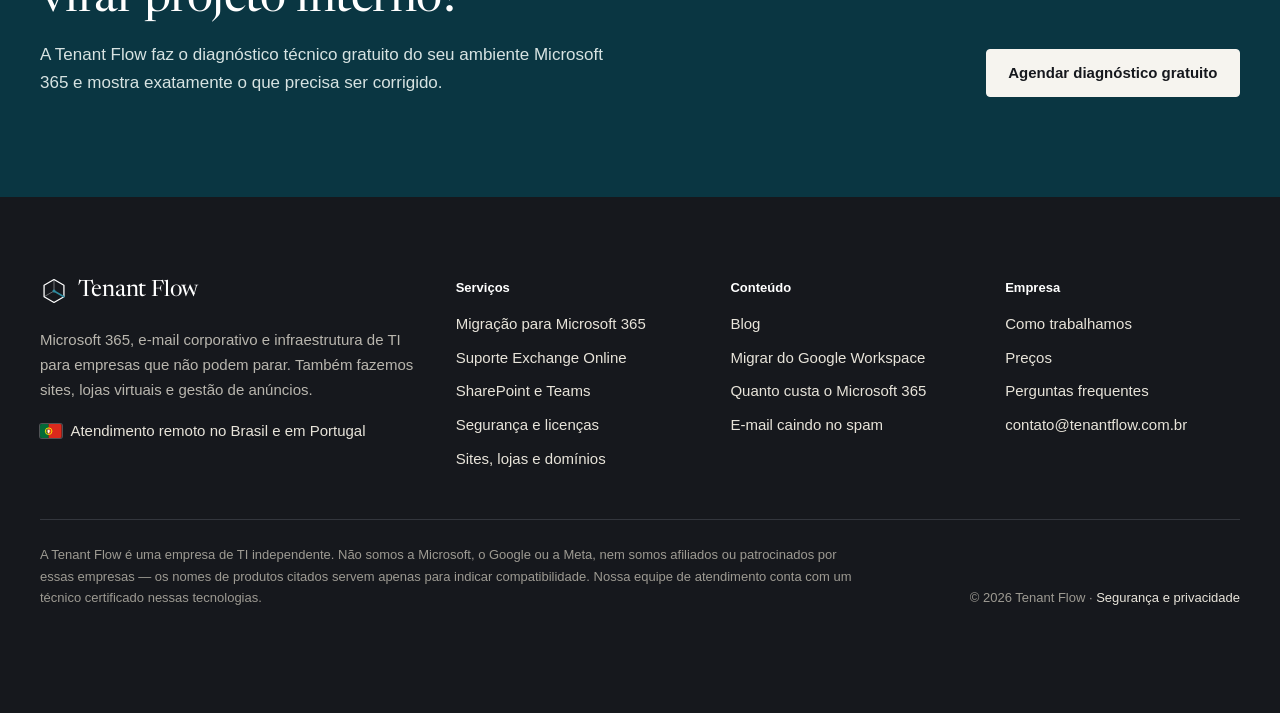
<file: blog/migrar-google-workspace-para-microsoft-365/index.html>
<!DOCTYPE html>
<html lang="pt-BR">
<head>
  <meta charset="utf-8">
  <meta name="viewport" content="width=device-width, initial-scale=1">
  <title>Como migrar do Google Workspace para o Microsoft 365 sem perder e-mail</title>
  <meta name="description" content="Passo a passo real da migração de Google Workspace para Microsoft 365: preparação de domínio, cópia de caixas, corte de MX e o que costuma dar errado.">
  <link rel="canonical" href="https://tenantflow.com.br/blog/migrar-google-workspace-para-microsoft-365/">
  <meta name="robots" content="index,follow,max-image-preview:large">
  <meta name="theme-color" content="#f6f4ef">

  <meta property="og:type" content="article">
  <meta property="og:locale" content="pt_BR">
  <meta property="og:site_name" content="Tenant Flow">
  <meta property="og:title" content="Como migrar do Google Workspace para o Microsoft 365 sem perder e-mail">
  <meta property="og:description" content="Passo a passo real da migração de Google Workspace para Microsoft 365: preparação de domínio, cópia de caixas, corte de MX e o que costuma dar errado.">
  <meta property="og:url" content="https://tenantflow.com.br/blog/migrar-google-workspace-para-microsoft-365/">
  <meta property="og:image" content="https://tenantflow.com.br/assets/og-tenant-flow.png">
  <meta property="og:image:width" content="1200">
  <meta property="og:image:height" content="630">
  <meta name="twitter:card" content="summary_large_image">

  <link rel="icon" href="/favicon.svg" type="image/svg+xml">
  <link rel="apple-touch-icon" href="/apple-touch-icon.png">
  <link rel="preload" href="/assets/newsreader-display.woff2" as="font" type="font/woff2" crossorigin>
  <link rel="stylesheet" href="/assets/site.css?v=20261025d">
  <script src="/assets/site.js?v=20261025d" defer></script>

  <script type="application/ld+json">{"@context":"https://schema.org","@type":"Organization","@id":"https://tenantflow.com.br/#organization","name":"Tenant Flow","url":"https://tenantflow.com.br/","email":"contato@tenantflow.com.br","logo":{"@type":"ImageObject","url":"https://tenantflow.com.br/assets/logo-tenant-flow.png","width":512,"height":512},"description":"Empresa de TI para pequenas e médias empresas: Microsoft 365, e-mail corporativo, segurança, sites, lojas virtuais, administração de domínios e gestão de anúncios.","areaServed":[{"@type":"Country","name":"Brasil"},{"@type":"Country","name":"Portugal"}],"knowsAbout":["Microsoft 365","Exchange Online","SharePoint Online","Microsoft Teams","OneDrive","Segurança da informação","Licenciamento Microsoft","Criação de sites","Lojas virtuais","Registro e administração de domínios","DNS","Google Ads","Meta Ads"],"contactPoint":[{"@type":"ContactPoint","contactType":"vendas","email":"contato@tenantflow.com.br","availableLanguage":["Portuguese"],"areaServed":["BR","PT"]}]}</script>
  <script type="application/ld+json">{"@context":"https://schema.org","@type":"BreadcrumbList","itemListElement":[{"@type":"ListItem","position":1,"name":"Início","item":"https://tenantflow.com.br/"},{"@type":"ListItem","position":2,"name":"Blog","item":"https://tenantflow.com.br/blog/"},{"@type":"ListItem","position":3,"name":"Como migrar do Google Workspace para o Microsoft 365 sem perder e-mail","item":"https://tenantflow.com.br/blog/migrar-google-workspace-para-microsoft-365/"}]}</script>
  <script type="application/ld+json">{"@context":"https://schema.org","@type":"BlogPosting","@id":"https://tenantflow.com.br/blog/migrar-google-workspace-para-microsoft-365/#article","headline":"Como migrar do Google Workspace para o Microsoft 365 sem perder e-mail","description":"Passo a passo real da migração de Google Workspace para Microsoft 365: preparação de domínio, cópia de caixas, corte de MX e o que costuma dar errado.","inLanguage":"pt-BR","url":"https://tenantflow.com.br/blog/migrar-google-workspace-para-microsoft-365/","mainEntityOfPage":{"@type":"WebPage","@id":"https://tenantflow.com.br/blog/migrar-google-workspace-para-microsoft-365/"},"datePublished":"2026-08-12","dateModified":"2026-09-08","author":{"@type":"Organization","name":"Tenant Flow","url":"https://tenantflow.com.br/"},"publisher":{"@id":"https://tenantflow.com.br/#organization"},"articleSection":"Migração","image":"https://tenantflow.com.br/assets/og-tenant-flow.png"}</script>
  <script type="application/ld+json">{"@context":"https://schema.org","@type":"FAQPage","@id":"https://tenantflow.com.br/blog/migrar-google-workspace-para-microsoft-365/#faq","inLanguage":"pt-BR","mainEntity":[{"@type":"Question","name":"Perco os e-mails antigos ao sair do Google Workspace?","acceptedAnswer":{"@type":"Answer","text":"Não, desde que a migração copie o histórico antes do corte. As mensagens são transferidas com a data original, junto com pastas, marcadores convertidos em pastas, contatos e agendas. O erro que causa perda é cancelar a assinatura do Google antes de concluir a cópia e a validação."}},{"@type":"Question","name":"Quanto tempo a empresa fica sem receber e-mail?","acceptedAnswer":{"@type":"Answer","text":"Zero, se o projeto for feito na ordem certa. O corte é apenas a troca do registro MX, que leva alguns minutos para propagar; durante esse intervalo as mensagens ficam em fila nos servidores de origem e são entregues assim que o novo destino responde."}},{"@type":"Question","name":"Dá para manter o mesmo endereço de e-mail?","acceptedAnswer":{"@type":"Answer","text":"Sim. O domínio é seu, não do Google. Ele é verificado no Microsoft 365 e passa a apontar para o Exchange Online. Os endereços continuam exatamente iguais."}}]}</script>
</head>
<body>
<a class="skip-link" href="#conteudo">Pular para o conteúdo</a>

<div class="notice">
  <div class="container notice__inner">
    <svg class="flag" viewBox="0 0 30 20" role="img" aria-label="Bandeira de Portugal"><rect width="12" height="20" fill="#046a38"/><rect x="12" width="18" height="20" fill="#da291c"/><circle cx="12" cy="10" r="4.6" fill="none" stroke="#ffe900" stroke-width="1.3"/><path d="M7.6 10h8.8M12 5.4v9.2" stroke="#ffe900" stroke-width=".7"/><path d="M10.1 7.6h3.8v3.3c0 1.2-.9 2-1.9 2.3-1-.3-1.9-1.1-1.9-2.3z" fill="#fff" stroke="#da291c" stroke-width=".8"/></svg>
    <p>Atendimento remoto em todo o Brasil e também para empresas em Portugal. <a href="/#atendimento">Como funciona</a></p>
  </div>
</div>

<header class="site-header">
  <div class="container site-header__inner">
    <a class="brand" href="/" aria-label="Tenant Flow, página inicial">
      <svg class="brand__mark" viewBox="0 0 44 44" fill="none" aria-hidden="true"><path d="M22 4 37.6 13v18L22 40 6.4 31V13z" stroke="currentColor" stroke-width="2" stroke-linejoin="round"/><path d="M22 22V4M22 22 6.4 31" stroke="currentColor" stroke-width="1.4" stroke-opacity=".45"/><path d="M22 22 37.6 31" stroke="#2f8a9e" stroke-width="2.4" stroke-linecap="round"/><circle cx="22" cy="22" r="2.4" fill="#2f8a9e"/></svg>
      <span class="brand__name">Tenant Flow</span>
    </a>

    <nav class="nav" aria-label="Principal">
      <ul class="nav__list">
        <li class="nav__item--menu">
          <a class="nav__link" href="/#servicos">Serviços</a>
          <div class="nav__panel">
              <a href="/migracao-microsoft-365/"><strong>Migração para Microsoft 365</strong><span>Google Workspace, Zimbra ou servidor próprio</span></a>
              <a href="/suporte-exchange-online/"><strong>Suporte Exchange Online</strong><span>E-mail corporativo e entregabilidade</span></a>
              <a href="/sharepoint-e-teams/"><strong>SharePoint e Teams</strong><span>Arquivos, permissões e colaboração</span></a>
              <a href="/seguranca-e-licenciamento-microsoft-365/"><strong>Segurança e licenças</strong><span>MFA, acesso condicional e custos</span></a>
              <a href="/sites-e-lojas-virtuais/"><strong>Sites, lojas e domínios</strong><span>Site institucional, e-commerce e DNS</span></a>
          </div>
        </li>
        <li><a class="nav__link" href="/#processo">Como trabalhamos</a></li>
        <li><a class="nav__link" href="/#precos">Preços</a></li>
        <li><a class="nav__link" href="/blog/">Blog</a></li>
      </ul>
    </nav>

    <a class="nav__client" href="/suporte/">Área do cliente</a>

    <div class="site-header__cta">
      <a class="button" href="/#contato">Agendar diagnóstico</a>
    </div>

    <button class="menu-toggle" type="button" aria-expanded="false" aria-controls="mobile-menu">
      <span class="menu-toggle__icon" aria-hidden="true"></span>
      <span class="menu-toggle__label">Menu</span>
    </button>
  </div>

  <nav class="mobile-menu" id="mobile-menu" aria-label="Menu" hidden>
    <div class="container mobile-menu__inner">
      <a href="/migracao-microsoft-365/">Migração para Microsoft 365</a>
      <a href="/suporte-exchange-online/">Suporte Exchange Online</a>
      <a href="/sharepoint-e-teams/">SharePoint e Teams</a>
      <a href="/seguranca-e-licenciamento-microsoft-365/">Segurança e licenças</a>
      <a href="/sites-e-lojas-virtuais/">Sites, lojas e domínios</a>
      <a href="/#processo">Como trabalhamos</a>
      <a href="/#precos">Preços</a>
      <a href="/blog/">Blog</a>
      <a class="mobile-menu__client" href="/suporte/">Área do cliente</a>
      <a class="button button--block" href="/#contato">Agendar diagnóstico</a>
    </div>
  </nav>
</header>

<main id="conteudo">
<article>

  <header class="page-header">
    <div class="container">
      <nav class="breadcrumb" aria-label="Trilha de navegação"><ol><li><a href="/">Início</a></li><li><a href="/blog/">Blog</a></li><li aria-current="page">Como migrar do Google Workspace para o Microsoft 365 sem perder e-mail</li></ol></nav>
      <p class="report__kicker">Migração</p>
      <h1>Como migrar do Google Workspace para o Microsoft 365 sem perder e-mail</h1>
      <p class="lead">O que acontece em cada etapa, quanto tempo leva de verdade e os cinco erros que transformam uma migração tranquila em uma semana perdida.</p>
    </div>
  </header>

  <section class="section">
    <div class="container article-layout">
      <aside class="article-aside">
        <div class="article-aside__box">
          <p><strong>Migração</strong></p>
          <p>Publicado em <time datetime="2026-08-12">12 de agosto de 2026</time></p>
          <p>Atualizado em <time datetime="2026-09-08">8 de setembro de 2026</time></p>
          <p>9 min de leitura</p>
          <p class="mt-lg"><a class="link-arrow" href="/#contato">Diagnóstico gratuito</a></p>
        </div>
      </aside>
      <div class="prose">
<p>Trocar o Google Workspace pelo Microsoft 365 é uma decisão que quase sempre chega pelo mesmo caminho: a empresa já usa Excel e Word de verdade, precisa do Teams, quer integrar com um ERP que fala com o ecossistema Microsoft ou simplesmente comparou os planos e viu que consolidaria licenças. A parte técnica não é complicada, mas ela é <strong>sequencial</strong>: cada etapa depende da anterior, e é aí que os projetos improvisados quebram.</p>
<p>Este guia descreve o que acontece em cada fase, quanto tempo cada uma leva e os erros que mais causam dor de cabeça.</p>
<h2>Antes de qualquer coisa: o inventário</h2>
<p>Migração ruim é migração que começou sem inventário. Antes de criar qualquer conta no Microsoft 365, é preciso saber:</p>
<ul>
<li><strong>Quantas caixas existem de verdade</strong>, incluindo aliases, grupos e as contas que ninguém lembra que existem.</li>
<li><strong>Volume de dados por caixa</strong>: uma caixa de 60 GB não migra no mesmo tempo que uma de 2 GB.</li>
<li><strong>Quem hospeda o domínio</strong>: registro.br, Cloudflare, GoDaddy, provedor de hospedagem. É lá que o corte acontece.</li>
<li><strong>Sistemas que enviam e-mail em nome do domínio</strong>: ERP, sistema de nota fiscal, formulário do site, plataforma de disparo. Todos precisam ser reautorizados depois.</li>
<li><strong>Arquivos no Google Drive e nos drives compartilhados</strong>: volume, estrutura e quem tem acesso a quê.</li>
</ul>
<p>Esse levantamento é o que transforma "vai levar mais ou menos um mês" em prazo com data.</p>
<h2>Etapa 1: preparar o tenant do Microsoft 365</h2>
<p>Com o inventário em mãos, cria-se o tenant, verifica-se a propriedade do domínio (um registro TXT no DNS) e monta-se a estrutura: usuários, grupos, caixas compartilhadas, listas de distribuição e políticas.</p>
<p>Duas coisas devem ser decididas aqui, e não depois: <strong>MFA obrigatório desde o primeiro login</strong> e <strong>quais caixas serão compartilhadas em vez de licenciadas</strong>. Ligar MFA depois, com o time já acostumado a entrar só com senha, custa muito mais resistência do que ligar no dia um.</p>
<blockquote>Regra prática: endereços de função (contato@, financeiro@, comercial@, rh@) devem virar caixas compartilhadas. Elas não consomem licença e mantêm o histórico quando a pessoa responsável sai.</blockquote>
<h2>Etapa 2: copiar os dados com o Google ainda no ar</h2>
<p>Esta é a fase mais longa e a mais tranquila. As caixas do Gmail são copiadas para o Exchange Online enquanto todo mundo continua trabalhando normalmente no Google. Ninguém percebe nada.</p>
<p>O tempo depende do volume e dos limites de taxa da API do Google. Para 20 a 30 caixas de porte médio, é comum levar de dois a cinco dias. Marcadores do Gmail viram pastas no Outlook, o que costuma exigir uma conversa prévia com o time: quem usava vários marcadores na mesma mensagem vai encontrar a mensagem em uma pasta só.</p>
<p>Os arquivos seguem em paralelo. Google Drive e drives compartilhados vão para o <a href="/sharepoint-e-teams/">SharePoint e o OneDrive</a>, e este é o momento certo para redesenhar a estrutura de pastas por área de negócio em vez de copiar a bagunça atual.</p>
<h2>Etapa 3: o corte</h2>
<p>O corte é a troca do registro MX do domínio: em vez de apontar para os servidores do Google, ele passa a apontar para o Exchange Online. Junto com o MX vão SPF, DKIM, DMARC e o autodiscover.</p>
<p>Fazemos isso em janela combinada, normalmente sexta à noite ou sábado de manhã. Depois do corte, roda-se uma sincronização final ("delta") para capturar as mensagens que chegaram durante a fase de cópia, e as contas do Google ficam ativas por mais alguns dias como rede de segurança.</p>
<h2>Etapa 4: os usuários</h2>
<p>Tecnicamente a migração acabou; na prática, ela só termina quando cada pessoa abre o Outlook e encontra tudo no lugar. Isso significa configurar o Outlook no computador, o aplicativo no celular, as assinaturas padronizadas e o Teams, pessoa por pessoa.</p>
<p>É também quando aparecem os chamados: "sumiu uma pasta", "o calendário compartilhado não abre", "não consigo enviar para esse cliente". Reservar suporte reforçado para a primeira semana é o que diferencia uma migração bem avaliada de uma migração que virou trauma.</p>
<h2>Os cinco erros mais comuns</h2>
<ol>
<li><strong>Cancelar o Google antes da hora.</strong> Mantenha a assinatura ativa por pelo menos duas semanas após o corte. É barato perto do risco.</li>
<li><strong>Esquecer os sistemas que enviam e-mail.</strong> Se o ERP mandava nota fiscal pelo SMTP do Google, ele para de funcionar no dia do corte, e ninguém percebe até o cliente reclamar.</li>
<li><strong>Copiar o SPF antigo sem revisar.</strong> Um SPF com o Google e a Microsoft mal combinados joga o e-mail direto no spam. Vale ler o <a href="/blog/email-caindo-no-spam-spf-dkim-dmarc/">guia de SPF, DKIM e DMARC</a>.</li>
<li><strong>Migrar o Drive replicando a estrutura antiga.</strong> A migração é a única janela realista para reorganizar. Depois, ninguém mexe mais.</li>
<li><strong>Deixar MFA para depois.</strong> "Depois" costuma virar nunca, e a primeira conta invadida é sempre a da diretoria.</li>
</ol>
<h2>Quanto tempo leva no total</h2>
<div class="table-wrap"><table>
<thead><tr><th>Porte</th><th>Prazo típico</th><th>Janela de corte</th></tr></thead>
<tbody>
<tr><td>Até 10 caixas</td><td>5 a 8 dias</td><td>1 noite</td></tr>
<tr><td>10 a 50 caixas</td><td>2 a 3 semanas</td><td>1 fim de semana</td></tr>
<tr><td>50 a 150 caixas</td><td>3 a 6 semanas</td><td>1 fim de semana ou por lotes</td></tr>
</tbody>
</table></div>
<p>Ambientes com servidor de arquivos grande, integrações antigas ou exigência de retenção regulatória pedem mais tempo, e é exatamente isso que o inventário revela antes de qualquer promessa.</p>
<h2>Resumo</h2>
<p>Uma migração de Google Workspace para Microsoft 365 bem conduzida tem quatro fases claras (inventário, preparação, cópia paralela e corte), acontece sem a empresa ficar sem e-mail e preserva o histórico completo. O que separa o projeto tranquilo do caótico não é a ferramenta. É a ordem das etapas e o cuidado com os detalhes de DNS e de usuário final.</p>
<p>Se quiser saber o prazo e o custo do seu caso específico, a <a href="/migracao-microsoft-365/">migração para o Microsoft 365</a> começa com um diagnóstico gratuito que já entrega o escopo fechado.</p>
      </div>
    </div>
  </section>
</article>

  <section class="section section--alt">
    <div class="container">
      <div class="section-head">
        <p class="section-head__label">Perguntas frequentes</p>
        <div>
          <h2>Perguntas frequentes</h2>
        </div>
      </div>
      <div class="section-body">
        <div class="faq">
          <details>
            <summary>Perco os e-mails antigos ao sair do Google Workspace?</summary>
            <p>Não, desde que a migração copie o histórico antes do corte. As mensagens são transferidas com a data original, junto com pastas, marcadores convertidos em pastas, contatos e agendas. O erro que causa perda é cancelar a assinatura do Google antes de concluir a cópia e a validação.</p>
          </details>
          <details>
            <summary>Quanto tempo a empresa fica sem receber e-mail?</summary>
            <p>Zero, se o projeto for feito na ordem certa. O corte é apenas a troca do registro MX, que leva alguns minutos para propagar; durante esse intervalo as mensagens ficam em fila nos servidores de origem e são entregues assim que o novo destino responde.</p>
          </details>
          <details>
            <summary>Dá para manter o mesmo endereço de e-mail?</summary>
            <p>Sim. O domínio é seu, não do Google. Ele é verificado no Microsoft 365 e passa a apontar para o Exchange Online. Os endereços continuam exatamente iguais.</p>
          </details>
        </div>
      </div>
    </div>
  </section>

  <section class="section">
    <div class="container">
      <div class="section-head">
        <p class="section-head__label">Relacionados</p>
        <div>
          <h2>Leia também</h2>
        </div>
      </div>
      <div class="section-body">
        <nav class="related" aria-label="Leitura relacionada">
          <a href="/blog/quanto-custa-microsoft-365-para-empresas/">Quanto custa o Microsoft 365 para empresas (e onde o dinheiro escapa)</a>
          <a href="/blog/email-caindo-no-spam-spf-dkim-dmarc/">Por que o e-mail da sua empresa cai no spam (SPF, DKIM e DMARC)</a>
        </nav>
      </div>
    </div>
  </section>

  <section class="cta-band">
    <div class="container cta-band__inner">
      <div>
        <h2>Quer isso resolvido sem virar projeto interno?</h2>
        <p>A Tenant Flow faz o diagnóstico técnico gratuito do seu ambiente Microsoft 365 e mostra exatamente o que precisa ser corrigido.</p>
      </div>
      <a class="button" href="/#contato">Agendar diagnóstico gratuito</a>
    </div>
  </section>

</main>

<footer class="site-footer">
  <div class="container">
    <div class="site-footer__grid">
      <div class="site-footer__about">
        <a class="brand" href="/">
          <svg class="brand__mark" viewBox="0 0 44 44" fill="none" aria-hidden="true"><path d="M22 4 37.6 13v18L22 40 6.4 31V13z" stroke="currentColor" stroke-width="2" stroke-linejoin="round"/><path d="M22 22V4M22 22 6.4 31" stroke="currentColor" stroke-width="1.4" stroke-opacity=".45"/><path d="M22 22 37.6 31" stroke="#2f8a9e" stroke-width="2.4" stroke-linecap="round"/><circle cx="22" cy="22" r="2.4" fill="#2f8a9e"/></svg>
          <span class="brand__name">Tenant Flow</span>
        </a>
        <p>Microsoft 365, e-mail corporativo e infraestrutura de TI para empresas que não podem parar. Também fazemos sites, lojas virtuais e gestão de anúncios.</p>
        <p class="site-footer__reach"><svg class="flag" viewBox="0 0 30 20" role="img" aria-label="Bandeira de Portugal"><rect width="12" height="20" fill="#046a38"/><rect x="12" width="18" height="20" fill="#da291c"/><circle cx="12" cy="10" r="4.6" fill="none" stroke="#ffe900" stroke-width="1.3"/><path d="M7.6 10h8.8M12 5.4v9.2" stroke="#ffe900" stroke-width=".7"/><path d="M10.1 7.6h3.8v3.3c0 1.2-.9 2-1.9 2.3-1-.3-1.9-1.1-1.9-2.3z" fill="#fff" stroke="#da291c" stroke-width=".8"/></svg> Atendimento remoto no Brasil e em Portugal</p>
      </div>

      <div>
        <p class="site-footer__title">Serviços</p>
        <ul class="site-footer__links">
          <li><a href="/migracao-microsoft-365/">Migração para Microsoft 365</a></li>
          <li><a href="/suporte-exchange-online/">Suporte Exchange Online</a></li>
          <li><a href="/sharepoint-e-teams/">SharePoint e Teams</a></li>
          <li><a href="/seguranca-e-licenciamento-microsoft-365/">Segurança e licenças</a></li>
          <li><a href="/sites-e-lojas-virtuais/">Sites, lojas e domínios</a></li>
        </ul>
      </div>

      <div>
        <p class="site-footer__title">Conteúdo</p>
        <ul class="site-footer__links">
          <li><a href="/blog/">Blog</a></li>
          <li><a href="/blog/migrar-google-workspace-para-microsoft-365/">Migrar do Google Workspace</a></li>
          <li><a href="/blog/quanto-custa-microsoft-365-para-empresas/">Quanto custa o Microsoft 365</a></li>
          <li><a href="/blog/email-caindo-no-spam-spf-dkim-dmarc/">E-mail caindo no spam</a></li>
        </ul>
      </div>

      <div>
        <p class="site-footer__title">Empresa</p>
        <ul class="site-footer__links">
          <li><a href="/#processo">Como trabalhamos</a></li>
          <li><a href="/#precos">Preços</a></li>
          <li><a href="/#faq">Perguntas frequentes</a></li>
          <li><a href="mailto:contato@tenantflow.com.br">contato@tenantflow.com.br</a></li>
        </ul>
      </div>
    </div>

    <div class="site-footer__legal">
      <p>A Tenant Flow é uma empresa de TI independente. Não somos a Microsoft, o Google ou a Meta, nem somos afiliados ou patrocinados por essas empresas — os nomes de produtos citados servem apenas para indicar compatibilidade. Nossa equipe de atendimento conta com um técnico certificado nessas tecnologias.</p>
      <p>© 2026 Tenant Flow · <a href="/seguranca-e-privacidade.html">Segurança e privacidade</a></p>
    </div>
  </div>
</footer>

</body>
</html>
</file>
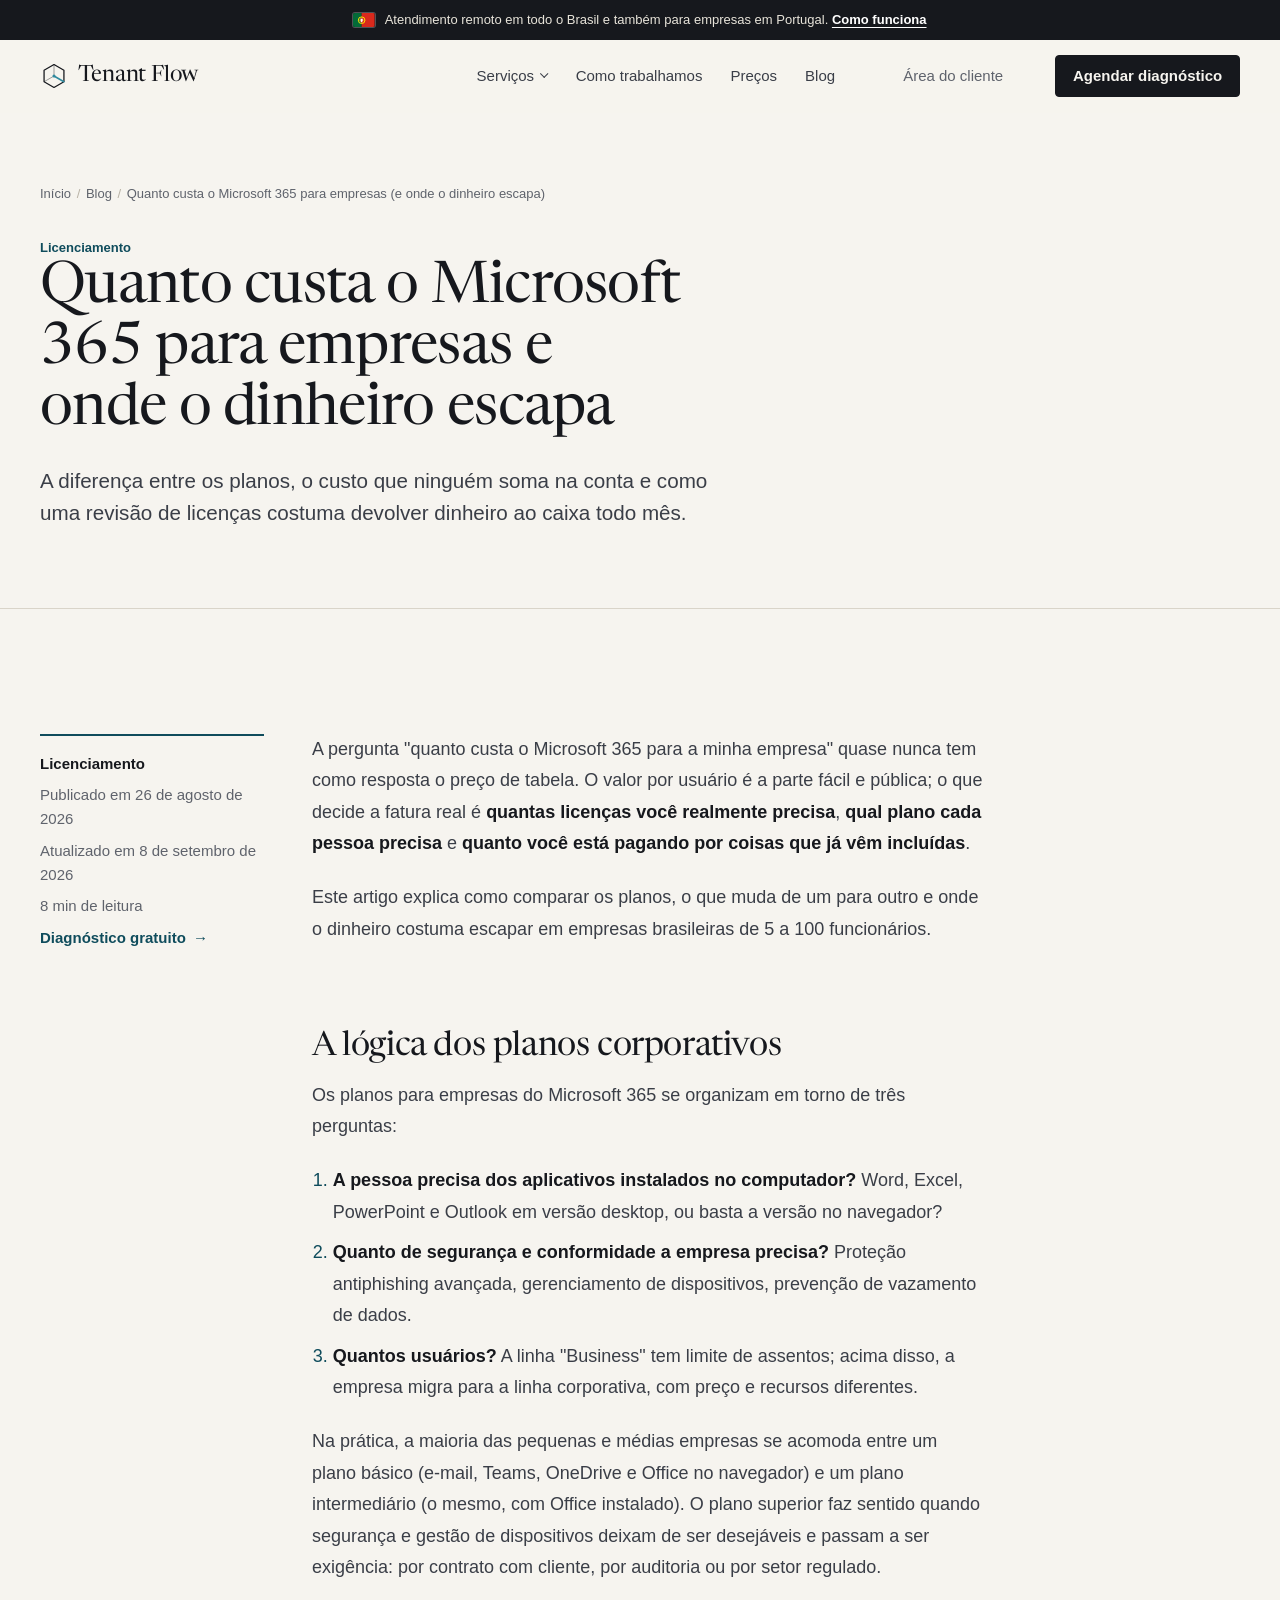
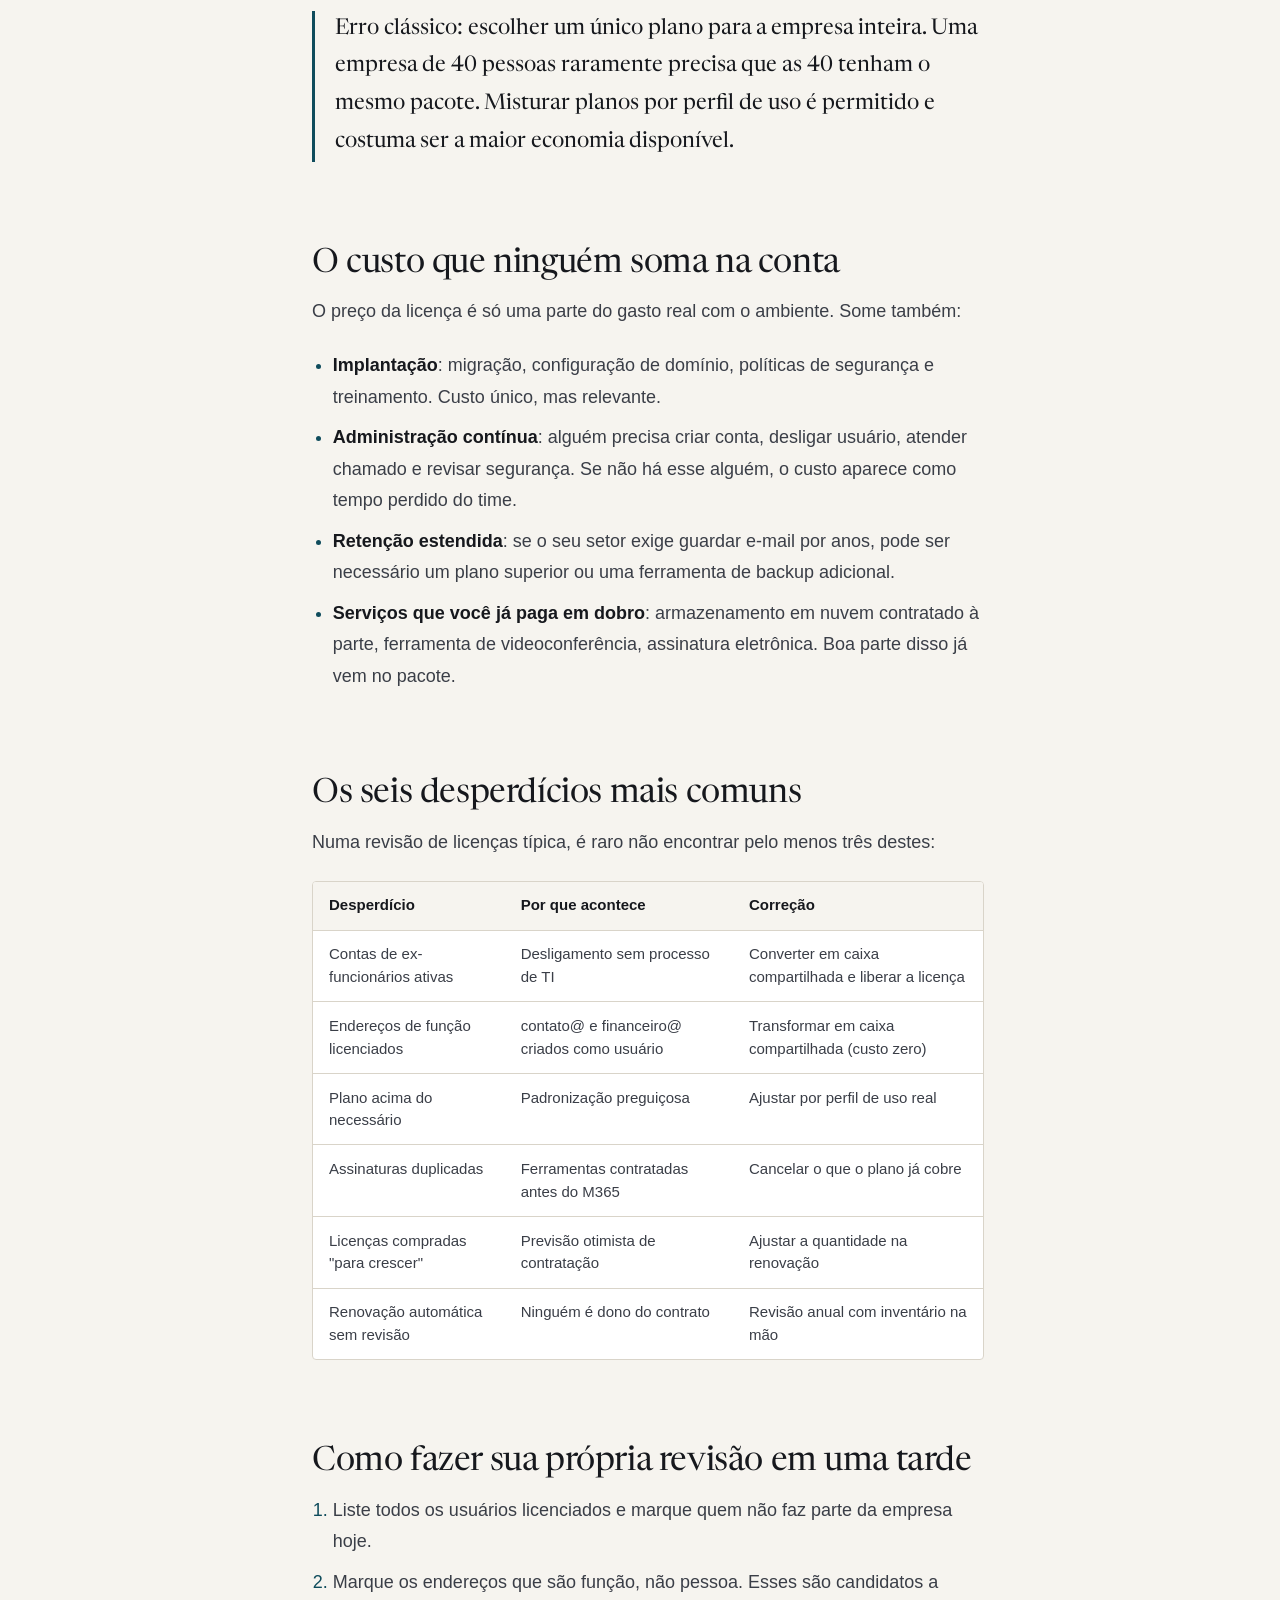
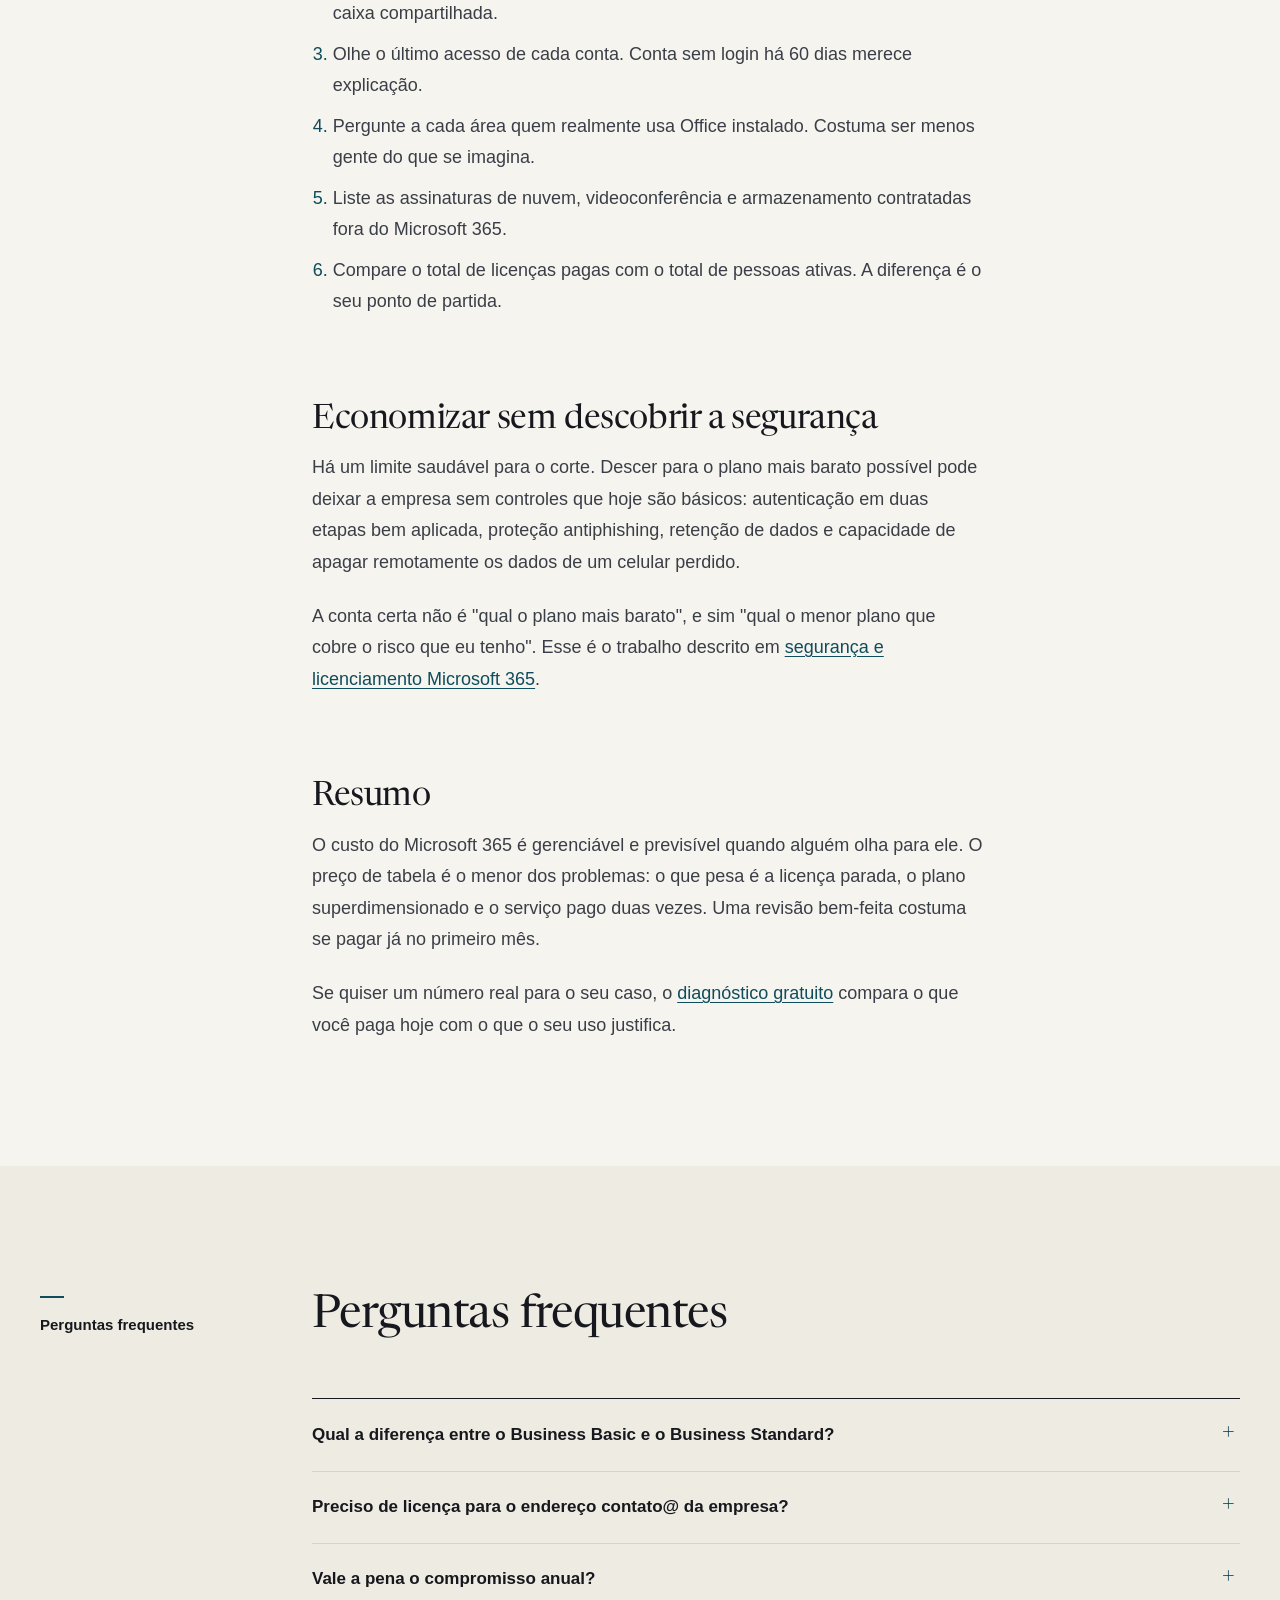
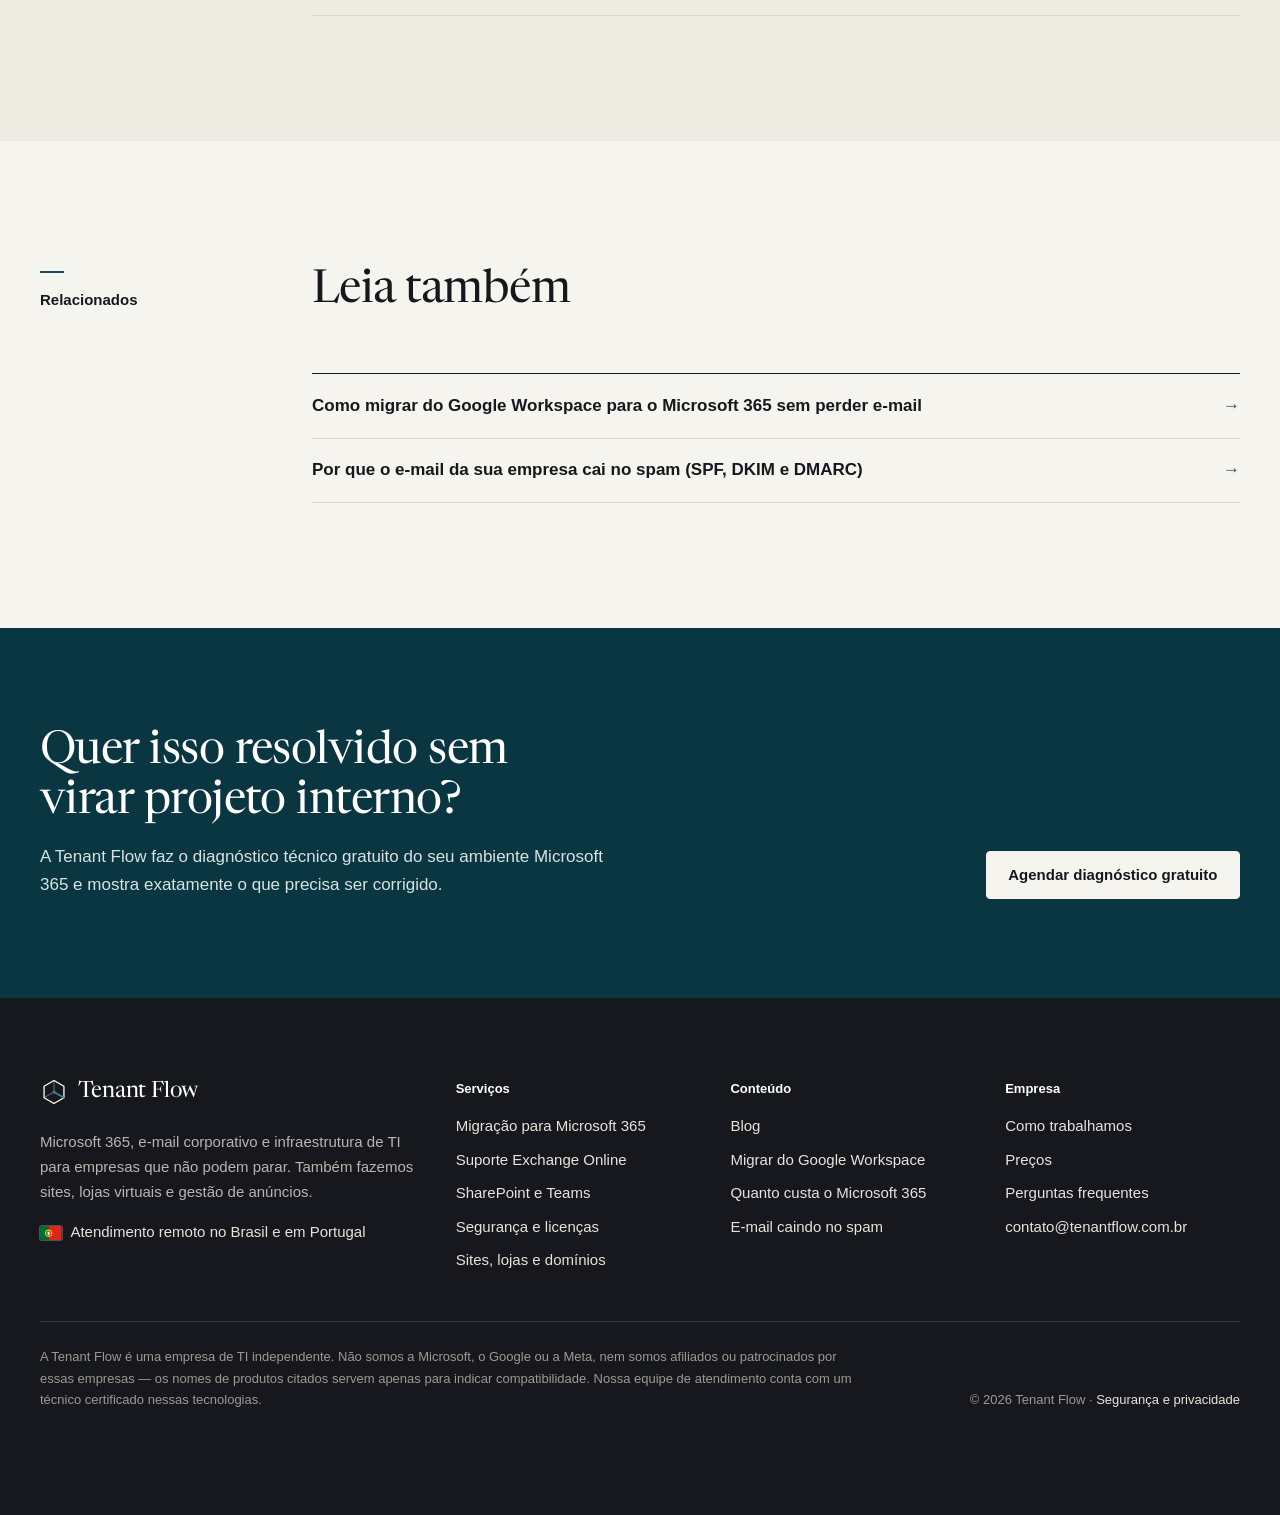
<file: blog/quanto-custa-microsoft-365-para-empresas/index.html>
<!DOCTYPE html>
<html lang="pt-BR">
<head>
  <meta charset="utf-8">
  <meta name="viewport" content="width=device-width, initial-scale=1">
  <title>Quanto custa o Microsoft 365 para empresas (e onde o dinheiro escapa)</title>
  <meta name="description" content="Como comparar os planos do Microsoft 365 para empresas, o que muda entre eles e os desperdícios de licença mais comuns em PMEs brasileiras.">
  <link rel="canonical" href="https://tenantflow.com.br/blog/quanto-custa-microsoft-365-para-empresas/">
  <meta name="robots" content="index,follow,max-image-preview:large">
  <meta name="theme-color" content="#f6f4ef">

  <meta property="og:type" content="article">
  <meta property="og:locale" content="pt_BR">
  <meta property="og:site_name" content="Tenant Flow">
  <meta property="og:title" content="Quanto custa o Microsoft 365 para empresas (e onde o dinheiro escapa)">
  <meta property="og:description" content="Como comparar os planos do Microsoft 365 para empresas, o que muda entre eles e os desperdícios de licença mais comuns em PMEs brasileiras.">
  <meta property="og:url" content="https://tenantflow.com.br/blog/quanto-custa-microsoft-365-para-empresas/">
  <meta property="og:image" content="https://tenantflow.com.br/assets/og-tenant-flow.png">
  <meta property="og:image:width" content="1200">
  <meta property="og:image:height" content="630">
  <meta name="twitter:card" content="summary_large_image">

  <link rel="icon" href="/favicon.svg" type="image/svg+xml">
  <link rel="apple-touch-icon" href="/apple-touch-icon.png">
  <link rel="preload" href="/assets/newsreader-display.woff2" as="font" type="font/woff2" crossorigin>
  <link rel="stylesheet" href="/assets/site.css?v=20261025d">
  <script src="/assets/site.js?v=20261025d" defer></script>

  <script type="application/ld+json">{"@context":"https://schema.org","@type":"Organization","@id":"https://tenantflow.com.br/#organization","name":"Tenant Flow","url":"https://tenantflow.com.br/","email":"contato@tenantflow.com.br","logo":{"@type":"ImageObject","url":"https://tenantflow.com.br/assets/logo-tenant-flow.png","width":512,"height":512},"description":"Empresa de TI para pequenas e médias empresas: Microsoft 365, e-mail corporativo, segurança, sites, lojas virtuais, administração de domínios e gestão de anúncios.","areaServed":[{"@type":"Country","name":"Brasil"},{"@type":"Country","name":"Portugal"}],"knowsAbout":["Microsoft 365","Exchange Online","SharePoint Online","Microsoft Teams","OneDrive","Segurança da informação","Licenciamento Microsoft","Criação de sites","Lojas virtuais","Registro e administração de domínios","DNS","Google Ads","Meta Ads"],"contactPoint":[{"@type":"ContactPoint","contactType":"vendas","email":"contato@tenantflow.com.br","availableLanguage":["Portuguese"],"areaServed":["BR","PT"]}]}</script>
  <script type="application/ld+json">{"@context":"https://schema.org","@type":"BreadcrumbList","itemListElement":[{"@type":"ListItem","position":1,"name":"Início","item":"https://tenantflow.com.br/"},{"@type":"ListItem","position":2,"name":"Blog","item":"https://tenantflow.com.br/blog/"},{"@type":"ListItem","position":3,"name":"Quanto custa o Microsoft 365 para empresas (e onde o dinheiro escapa)","item":"https://tenantflow.com.br/blog/quanto-custa-microsoft-365-para-empresas/"}]}</script>
  <script type="application/ld+json">{"@context":"https://schema.org","@type":"BlogPosting","@id":"https://tenantflow.com.br/blog/quanto-custa-microsoft-365-para-empresas/#article","headline":"Quanto custa o Microsoft 365 para empresas (e onde o dinheiro escapa)","description":"Como comparar os planos do Microsoft 365 para empresas, o que muda entre eles e os desperdícios de licença mais comuns em PMEs brasileiras.","inLanguage":"pt-BR","url":"https://tenantflow.com.br/blog/quanto-custa-microsoft-365-para-empresas/","mainEntityOfPage":{"@type":"WebPage","@id":"https://tenantflow.com.br/blog/quanto-custa-microsoft-365-para-empresas/"},"datePublished":"2026-08-26","dateModified":"2026-09-08","author":{"@type":"Organization","name":"Tenant Flow","url":"https://tenantflow.com.br/"},"publisher":{"@id":"https://tenantflow.com.br/#organization"},"articleSection":"Licenciamento","image":"https://tenantflow.com.br/assets/og-tenant-flow.png"}</script>
  <script type="application/ld+json">{"@context":"https://schema.org","@type":"FAQPage","@id":"https://tenantflow.com.br/blog/quanto-custa-microsoft-365-para-empresas/#faq","inLanguage":"pt-BR","mainEntity":[{"@type":"Question","name":"Qual a diferença entre o Business Basic e o Business Standard?","acceptedAnswer":{"@type":"Answer","text":"O Basic entrega e-mail, Teams, OneDrive e SharePoint com os aplicativos Office apenas na versão web. O Standard acrescenta o Word, o Excel, o PowerPoint e o Outlook instalados no computador. Se a pessoa passa o dia em planilha pesada ou trabalha offline com frequência, o Standard se paga; se ela vive no navegador, o Basic resolve."}},{"@type":"Question","name":"Preciso de licença para o endereço contato@ da empresa?","acceptedAnswer":{"@type":"Answer","text":"Não, se ele for configurado como caixa compartilhada. Caixas compartilhadas não consomem licença e podem ser acessadas por vários usuários licenciados, com histórico centralizado. Esse é um dos ajustes que mais reduzem a fatura em pequenas empresas."}},{"@type":"Question","name":"Vale a pena o compromisso anual?","acceptedAnswer":{"@type":"Answer","text":"O compromisso anual costuma sair mais barato por usuário, mas cobra o ano inteiro mesmo se o time encolher. Empresas com quadro estável ganham com o anual; empresas com sazonalidade forte ou crescimento imprevisível costumam preferir a flexibilidade mensal, mesmo pagando um pouco mais."}}]}</script>
</head>
<body>
<a class="skip-link" href="#conteudo">Pular para o conteúdo</a>

<div class="notice">
  <div class="container notice__inner">
    <svg class="flag" viewBox="0 0 30 20" role="img" aria-label="Bandeira de Portugal"><rect width="12" height="20" fill="#046a38"/><rect x="12" width="18" height="20" fill="#da291c"/><circle cx="12" cy="10" r="4.6" fill="none" stroke="#ffe900" stroke-width="1.3"/><path d="M7.6 10h8.8M12 5.4v9.2" stroke="#ffe900" stroke-width=".7"/><path d="M10.1 7.6h3.8v3.3c0 1.2-.9 2-1.9 2.3-1-.3-1.9-1.1-1.9-2.3z" fill="#fff" stroke="#da291c" stroke-width=".8"/></svg>
    <p>Atendimento remoto em todo o Brasil e também para empresas em Portugal. <a href="/#atendimento">Como funciona</a></p>
  </div>
</div>

<header class="site-header">
  <div class="container site-header__inner">
    <a class="brand" href="/" aria-label="Tenant Flow, página inicial">
      <svg class="brand__mark" viewBox="0 0 44 44" fill="none" aria-hidden="true"><path d="M22 4 37.6 13v18L22 40 6.4 31V13z" stroke="currentColor" stroke-width="2" stroke-linejoin="round"/><path d="M22 22V4M22 22 6.4 31" stroke="currentColor" stroke-width="1.4" stroke-opacity=".45"/><path d="M22 22 37.6 31" stroke="#2f8a9e" stroke-width="2.4" stroke-linecap="round"/><circle cx="22" cy="22" r="2.4" fill="#2f8a9e"/></svg>
      <span class="brand__name">Tenant Flow</span>
    </a>

    <nav class="nav" aria-label="Principal">
      <ul class="nav__list">
        <li class="nav__item--menu">
          <a class="nav__link" href="/#servicos">Serviços</a>
          <div class="nav__panel">
              <a href="/migracao-microsoft-365/"><strong>Migração para Microsoft 365</strong><span>Google Workspace, Zimbra ou servidor próprio</span></a>
              <a href="/suporte-exchange-online/"><strong>Suporte Exchange Online</strong><span>E-mail corporativo e entregabilidade</span></a>
              <a href="/sharepoint-e-teams/"><strong>SharePoint e Teams</strong><span>Arquivos, permissões e colaboração</span></a>
              <a href="/seguranca-e-licenciamento-microsoft-365/"><strong>Segurança e licenças</strong><span>MFA, acesso condicional e custos</span></a>
              <a href="/sites-e-lojas-virtuais/"><strong>Sites, lojas e domínios</strong><span>Site institucional, e-commerce e DNS</span></a>
          </div>
        </li>
        <li><a class="nav__link" href="/#processo">Como trabalhamos</a></li>
        <li><a class="nav__link" href="/#precos">Preços</a></li>
        <li><a class="nav__link" href="/blog/">Blog</a></li>
      </ul>
    </nav>

    <a class="nav__client" href="/suporte/">Área do cliente</a>

    <div class="site-header__cta">
      <a class="button" href="/#contato">Agendar diagnóstico</a>
    </div>

    <button class="menu-toggle" type="button" aria-expanded="false" aria-controls="mobile-menu">
      <span class="menu-toggle__icon" aria-hidden="true"></span>
      <span class="menu-toggle__label">Menu</span>
    </button>
  </div>

  <nav class="mobile-menu" id="mobile-menu" aria-label="Menu" hidden>
    <div class="container mobile-menu__inner">
      <a href="/migracao-microsoft-365/">Migração para Microsoft 365</a>
      <a href="/suporte-exchange-online/">Suporte Exchange Online</a>
      <a href="/sharepoint-e-teams/">SharePoint e Teams</a>
      <a href="/seguranca-e-licenciamento-microsoft-365/">Segurança e licenças</a>
      <a href="/sites-e-lojas-virtuais/">Sites, lojas e domínios</a>
      <a href="/#processo">Como trabalhamos</a>
      <a href="/#precos">Preços</a>
      <a href="/blog/">Blog</a>
      <a class="mobile-menu__client" href="/suporte/">Área do cliente</a>
      <a class="button button--block" href="/#contato">Agendar diagnóstico</a>
    </div>
  </nav>
</header>

<main id="conteudo">
<article>

  <header class="page-header">
    <div class="container">
      <nav class="breadcrumb" aria-label="Trilha de navegação"><ol><li><a href="/">Início</a></li><li><a href="/blog/">Blog</a></li><li aria-current="page">Quanto custa o Microsoft 365 para empresas (e onde o dinheiro escapa)</li></ol></nav>
      <p class="report__kicker">Licenciamento</p>
      <h1>Quanto custa o Microsoft 365 para empresas e onde o dinheiro escapa</h1>
      <p class="lead">A diferença entre os planos, o custo que ninguém soma na conta e como uma revisão de licenças costuma devolver dinheiro ao caixa todo mês.</p>
    </div>
  </header>

  <section class="section">
    <div class="container article-layout">
      <aside class="article-aside">
        <div class="article-aside__box">
          <p><strong>Licenciamento</strong></p>
          <p>Publicado em <time datetime="2026-08-26">26 de agosto de 2026</time></p>
          <p>Atualizado em <time datetime="2026-09-08">8 de setembro de 2026</time></p>
          <p>8 min de leitura</p>
          <p class="mt-lg"><a class="link-arrow" href="/#contato">Diagnóstico gratuito</a></p>
        </div>
      </aside>
      <div class="prose">
<p>A pergunta "quanto custa o Microsoft 365 para a minha empresa" quase nunca tem como resposta o preço de tabela. O valor por usuário é a parte fácil e pública; o que decide a fatura real é <strong>quantas licenças você realmente precisa</strong>, <strong>qual plano cada pessoa precisa</strong> e <strong>quanto você está pagando por coisas que já vêm incluídas</strong>.</p>
<p>Este artigo explica como comparar os planos, o que muda de um para outro e onde o dinheiro costuma escapar em empresas brasileiras de 5 a 100 funcionários.</p>
<h2>A lógica dos planos corporativos</h2>
<p>Os planos para empresas do Microsoft 365 se organizam em torno de três perguntas:</p>
<ol>
<li><strong>A pessoa precisa dos aplicativos instalados no computador?</strong> Word, Excel, PowerPoint e Outlook em versão desktop, ou basta a versão no navegador?</li>
<li><strong>Quanto de segurança e conformidade a empresa precisa?</strong> Proteção antiphishing avançada, gerenciamento de dispositivos, prevenção de vazamento de dados.</li>
<li><strong>Quantos usuários?</strong> A linha "Business" tem limite de assentos; acima disso, a empresa migra para a linha corporativa, com preço e recursos diferentes.</li>
</ol>
<p>Na prática, a maioria das pequenas e médias empresas se acomoda entre um plano básico (e-mail, Teams, OneDrive e Office no navegador) e um plano intermediário (o mesmo, com Office instalado). O plano superior faz sentido quando segurança e gestão de dispositivos deixam de ser desejáveis e passam a ser exigência: por contrato com cliente, por auditoria ou por setor regulado.</p>
<blockquote>Erro clássico: escolher um único plano para a empresa inteira. Uma empresa de 40 pessoas raramente precisa que as 40 tenham o mesmo pacote. Misturar planos por perfil de uso é permitido e costuma ser a maior economia disponível.</blockquote>
<h2>O custo que ninguém soma na conta</h2>
<p>O preço da licença é só uma parte do gasto real com o ambiente. Some também:</p>
<ul>
<li><strong>Implantação</strong>: migração, configuração de domínio, políticas de segurança e treinamento. Custo único, mas relevante.</li>
<li><strong>Administração contínua</strong>: alguém precisa criar conta, desligar usuário, atender chamado e revisar segurança. Se não há esse alguém, o custo aparece como tempo perdido do time.</li>
<li><strong>Retenção estendida</strong>: se o seu setor exige guardar e-mail por anos, pode ser necessário um plano superior ou uma ferramenta de backup adicional.</li>
<li><strong>Serviços que você já paga em dobro</strong>: armazenamento em nuvem contratado à parte, ferramenta de videoconferência, assinatura eletrônica. Boa parte disso já vem no pacote.</li>
</ul>
<h2>Os seis desperdícios mais comuns</h2>
<p>Numa revisão de licenças típica, é raro não encontrar pelo menos três destes:</p>
<div class="table-wrap"><table>
<thead><tr><th>Desperdício</th><th>Por que acontece</th><th>Correção</th></tr></thead>
<tbody>
<tr><td>Contas de ex-funcionários ativas</td><td>Desligamento sem processo de TI</td><td>Converter em caixa compartilhada e liberar a licença</td></tr>
<tr><td>Endereços de função licenciados</td><td>contato@ e financeiro@ criados como usuário</td><td>Transformar em caixa compartilhada (custo zero)</td></tr>
<tr><td>Plano acima do necessário</td><td>Padronização preguiçosa</td><td>Ajustar por perfil de uso real</td></tr>
<tr><td>Assinaturas duplicadas</td><td>Ferramentas contratadas antes do M365</td><td>Cancelar o que o plano já cobre</td></tr>
<tr><td>Licenças compradas "para crescer"</td><td>Previsão otimista de contratação</td><td>Ajustar a quantidade na renovação</td></tr>
<tr><td>Renovação automática sem revisão</td><td>Ninguém é dono do contrato</td><td>Revisão anual com inventário na mão</td></tr>
</tbody>
</table></div>
<h2>Como fazer sua própria revisão em uma tarde</h2>
<ol>
<li>Liste todos os usuários licenciados e marque quem não faz parte da empresa hoje.</li>
<li>Marque os endereços que são função, não pessoa. Esses são candidatos a caixa compartilhada.</li>
<li>Olhe o último acesso de cada conta. Conta sem login há 60 dias merece explicação.</li>
<li>Pergunte a cada área quem realmente usa Office instalado. Costuma ser menos gente do que se imagina.</li>
<li>Liste as assinaturas de nuvem, videoconferência e armazenamento contratadas fora do Microsoft 365.</li>
<li>Compare o total de licenças pagas com o total de pessoas ativas. A diferença é o seu ponto de partida.</li>
</ol>
<h2>Economizar sem descobrir a segurança</h2>
<p>Há um limite saudável para o corte. Descer para o plano mais barato possível pode deixar a empresa sem controles que hoje são básicos: autenticação em duas etapas bem aplicada, proteção antiphishing, retenção de dados e capacidade de apagar remotamente os dados de um celular perdido.</p>
<p>A conta certa não é "qual o plano mais barato", e sim "qual o menor plano que cobre o risco que eu tenho". Esse é o trabalho descrito em <a href="/seguranca-e-licenciamento-microsoft-365/">segurança e licenciamento Microsoft 365</a>.</p>
<h2>Resumo</h2>
<p>O custo do Microsoft 365 é gerenciável e previsível quando alguém olha para ele. O preço de tabela é o menor dos problemas: o que pesa é a licença parada, o plano superdimensionado e o serviço pago duas vezes. Uma revisão bem-feita costuma se pagar já no primeiro mês.</p>
<p>Se quiser um número real para o seu caso, o <a href="/#contato">diagnóstico gratuito</a> compara o que você paga hoje com o que o seu uso justifica.</p>
      </div>
    </div>
  </section>
</article>

  <section class="section section--alt">
    <div class="container">
      <div class="section-head">
        <p class="section-head__label">Perguntas frequentes</p>
        <div>
          <h2>Perguntas frequentes</h2>
        </div>
      </div>
      <div class="section-body">
        <div class="faq">
          <details>
            <summary>Qual a diferença entre o Business Basic e o Business Standard?</summary>
            <p>O Basic entrega e-mail, Teams, OneDrive e SharePoint com os aplicativos Office apenas na versão web. O Standard acrescenta o Word, o Excel, o PowerPoint e o Outlook instalados no computador. Se a pessoa passa o dia em planilha pesada ou trabalha offline com frequência, o Standard se paga; se ela vive no navegador, o Basic resolve.</p>
          </details>
          <details>
            <summary>Preciso de licença para o endereço contato@ da empresa?</summary>
            <p>Não, se ele for configurado como caixa compartilhada. Caixas compartilhadas não consomem licença e podem ser acessadas por vários usuários licenciados, com histórico centralizado. Esse é um dos ajustes que mais reduzem a fatura em pequenas empresas.</p>
          </details>
          <details>
            <summary>Vale a pena o compromisso anual?</summary>
            <p>O compromisso anual costuma sair mais barato por usuário, mas cobra o ano inteiro mesmo se o time encolher. Empresas com quadro estável ganham com o anual; empresas com sazonalidade forte ou crescimento imprevisível costumam preferir a flexibilidade mensal, mesmo pagando um pouco mais.</p>
          </details>
        </div>
      </div>
    </div>
  </section>

  <section class="section">
    <div class="container">
      <div class="section-head">
        <p class="section-head__label">Relacionados</p>
        <div>
          <h2>Leia também</h2>
        </div>
      </div>
      <div class="section-body">
        <nav class="related" aria-label="Leitura relacionada">
          <a href="/blog/migrar-google-workspace-para-microsoft-365/">Como migrar do Google Workspace para o Microsoft 365 sem perder e-mail</a>
          <a href="/blog/email-caindo-no-spam-spf-dkim-dmarc/">Por que o e-mail da sua empresa cai no spam (SPF, DKIM e DMARC)</a>
        </nav>
      </div>
    </div>
  </section>

  <section class="cta-band">
    <div class="container cta-band__inner">
      <div>
        <h2>Quer isso resolvido sem virar projeto interno?</h2>
        <p>A Tenant Flow faz o diagnóstico técnico gratuito do seu ambiente Microsoft 365 e mostra exatamente o que precisa ser corrigido.</p>
      </div>
      <a class="button" href="/#contato">Agendar diagnóstico gratuito</a>
    </div>
  </section>

</main>

<footer class="site-footer">
  <div class="container">
    <div class="site-footer__grid">
      <div class="site-footer__about">
        <a class="brand" href="/">
          <svg class="brand__mark" viewBox="0 0 44 44" fill="none" aria-hidden="true"><path d="M22 4 37.6 13v18L22 40 6.4 31V13z" stroke="currentColor" stroke-width="2" stroke-linejoin="round"/><path d="M22 22V4M22 22 6.4 31" stroke="currentColor" stroke-width="1.4" stroke-opacity=".45"/><path d="M22 22 37.6 31" stroke="#2f8a9e" stroke-width="2.4" stroke-linecap="round"/><circle cx="22" cy="22" r="2.4" fill="#2f8a9e"/></svg>
          <span class="brand__name">Tenant Flow</span>
        </a>
        <p>Microsoft 365, e-mail corporativo e infraestrutura de TI para empresas que não podem parar. Também fazemos sites, lojas virtuais e gestão de anúncios.</p>
        <p class="site-footer__reach"><svg class="flag" viewBox="0 0 30 20" role="img" aria-label="Bandeira de Portugal"><rect width="12" height="20" fill="#046a38"/><rect x="12" width="18" height="20" fill="#da291c"/><circle cx="12" cy="10" r="4.6" fill="none" stroke="#ffe900" stroke-width="1.3"/><path d="M7.6 10h8.8M12 5.4v9.2" stroke="#ffe900" stroke-width=".7"/><path d="M10.1 7.6h3.8v3.3c0 1.2-.9 2-1.9 2.3-1-.3-1.9-1.1-1.9-2.3z" fill="#fff" stroke="#da291c" stroke-width=".8"/></svg> Atendimento remoto no Brasil e em Portugal</p>
      </div>

      <div>
        <p class="site-footer__title">Serviços</p>
        <ul class="site-footer__links">
          <li><a href="/migracao-microsoft-365/">Migração para Microsoft 365</a></li>
          <li><a href="/suporte-exchange-online/">Suporte Exchange Online</a></li>
          <li><a href="/sharepoint-e-teams/">SharePoint e Teams</a></li>
          <li><a href="/seguranca-e-licenciamento-microsoft-365/">Segurança e licenças</a></li>
          <li><a href="/sites-e-lojas-virtuais/">Sites, lojas e domínios</a></li>
        </ul>
      </div>

      <div>
        <p class="site-footer__title">Conteúdo</p>
        <ul class="site-footer__links">
          <li><a href="/blog/">Blog</a></li>
          <li><a href="/blog/migrar-google-workspace-para-microsoft-365/">Migrar do Google Workspace</a></li>
          <li><a href="/blog/quanto-custa-microsoft-365-para-empresas/">Quanto custa o Microsoft 365</a></li>
          <li><a href="/blog/email-caindo-no-spam-spf-dkim-dmarc/">E-mail caindo no spam</a></li>
        </ul>
      </div>

      <div>
        <p class="site-footer__title">Empresa</p>
        <ul class="site-footer__links">
          <li><a href="/#processo">Como trabalhamos</a></li>
          <li><a href="/#precos">Preços</a></li>
          <li><a href="/#faq">Perguntas frequentes</a></li>
          <li><a href="mailto:contato@tenantflow.com.br">contato@tenantflow.com.br</a></li>
        </ul>
      </div>
    </div>

    <div class="site-footer__legal">
      <p>A Tenant Flow é uma empresa de TI independente. Não somos a Microsoft, o Google ou a Meta, nem somos afiliados ou patrocinados por essas empresas — os nomes de produtos citados servem apenas para indicar compatibilidade. Nossa equipe de atendimento conta com um técnico certificado nessas tecnologias.</p>
      <p>© 2026 Tenant Flow · <a href="/seguranca-e-privacidade.html">Segurança e privacidade</a></p>
    </div>
  </div>
</footer>

</body>
</html>
</file>
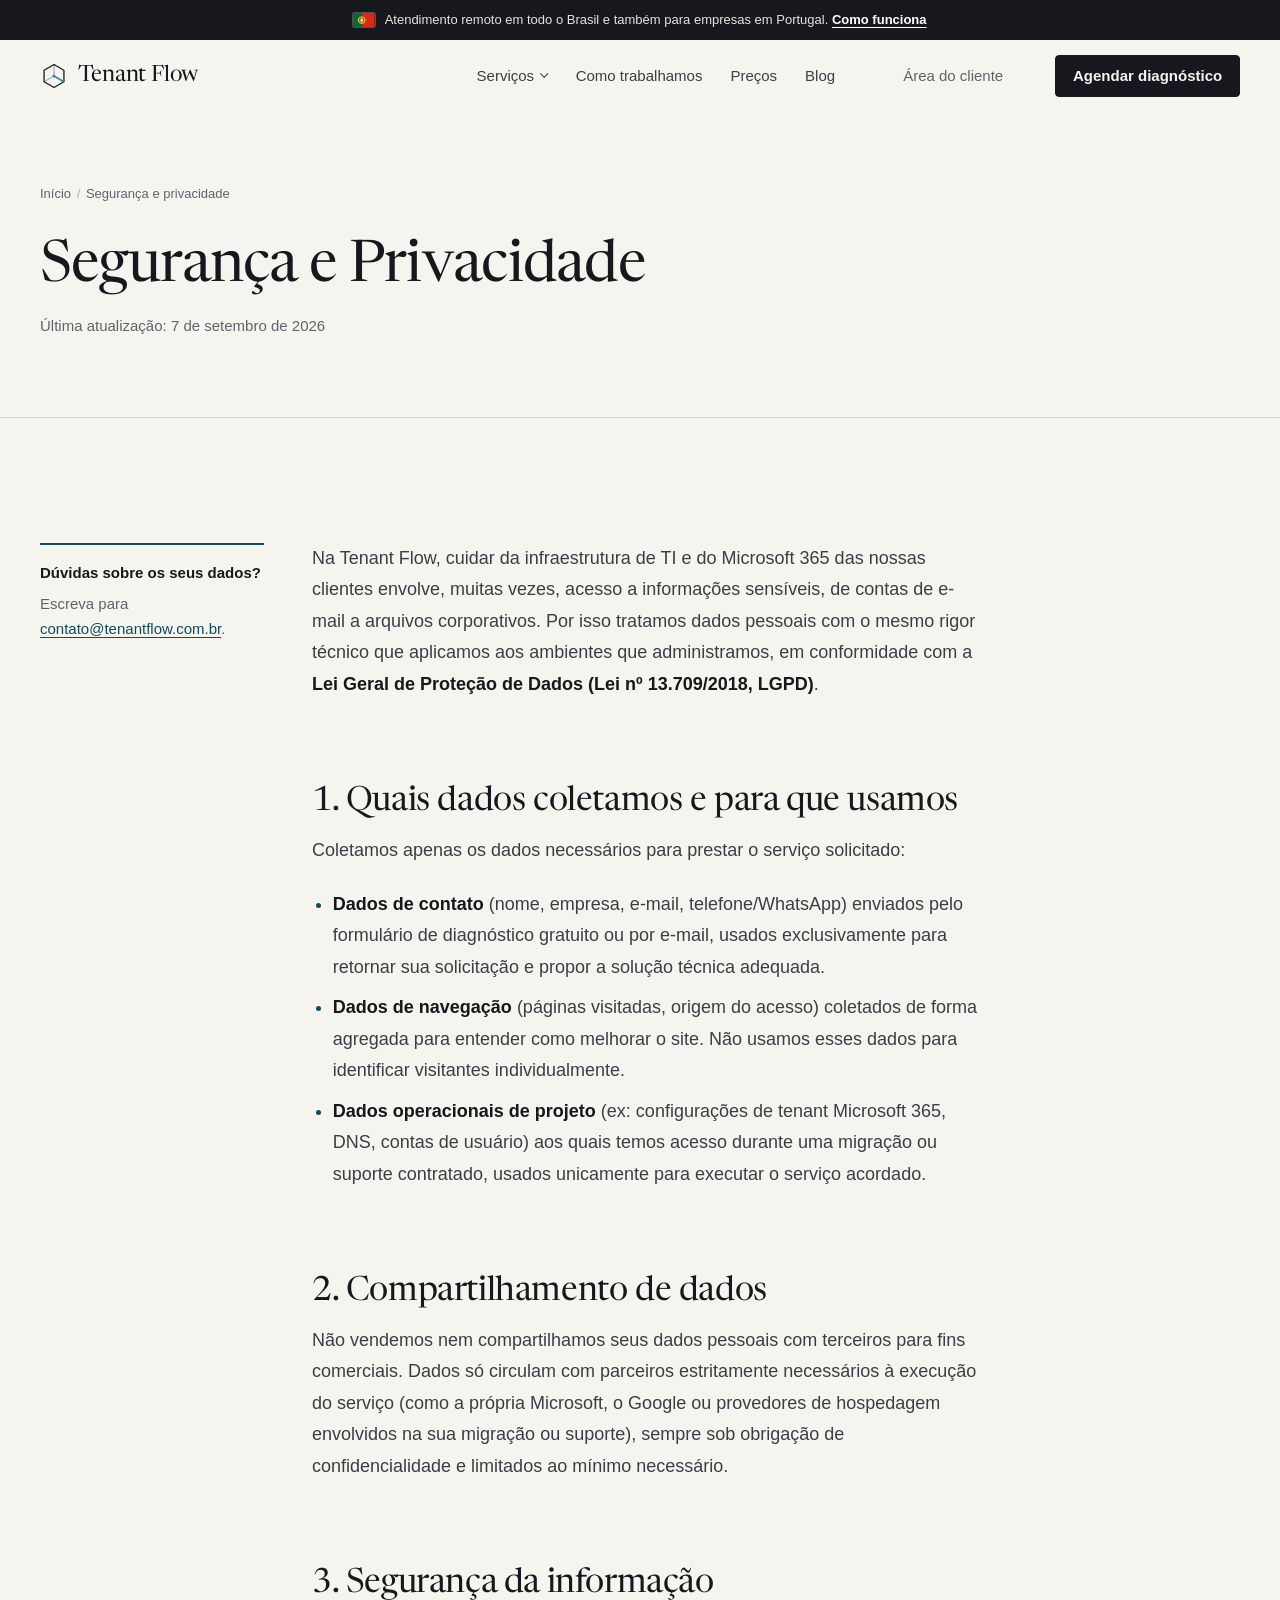
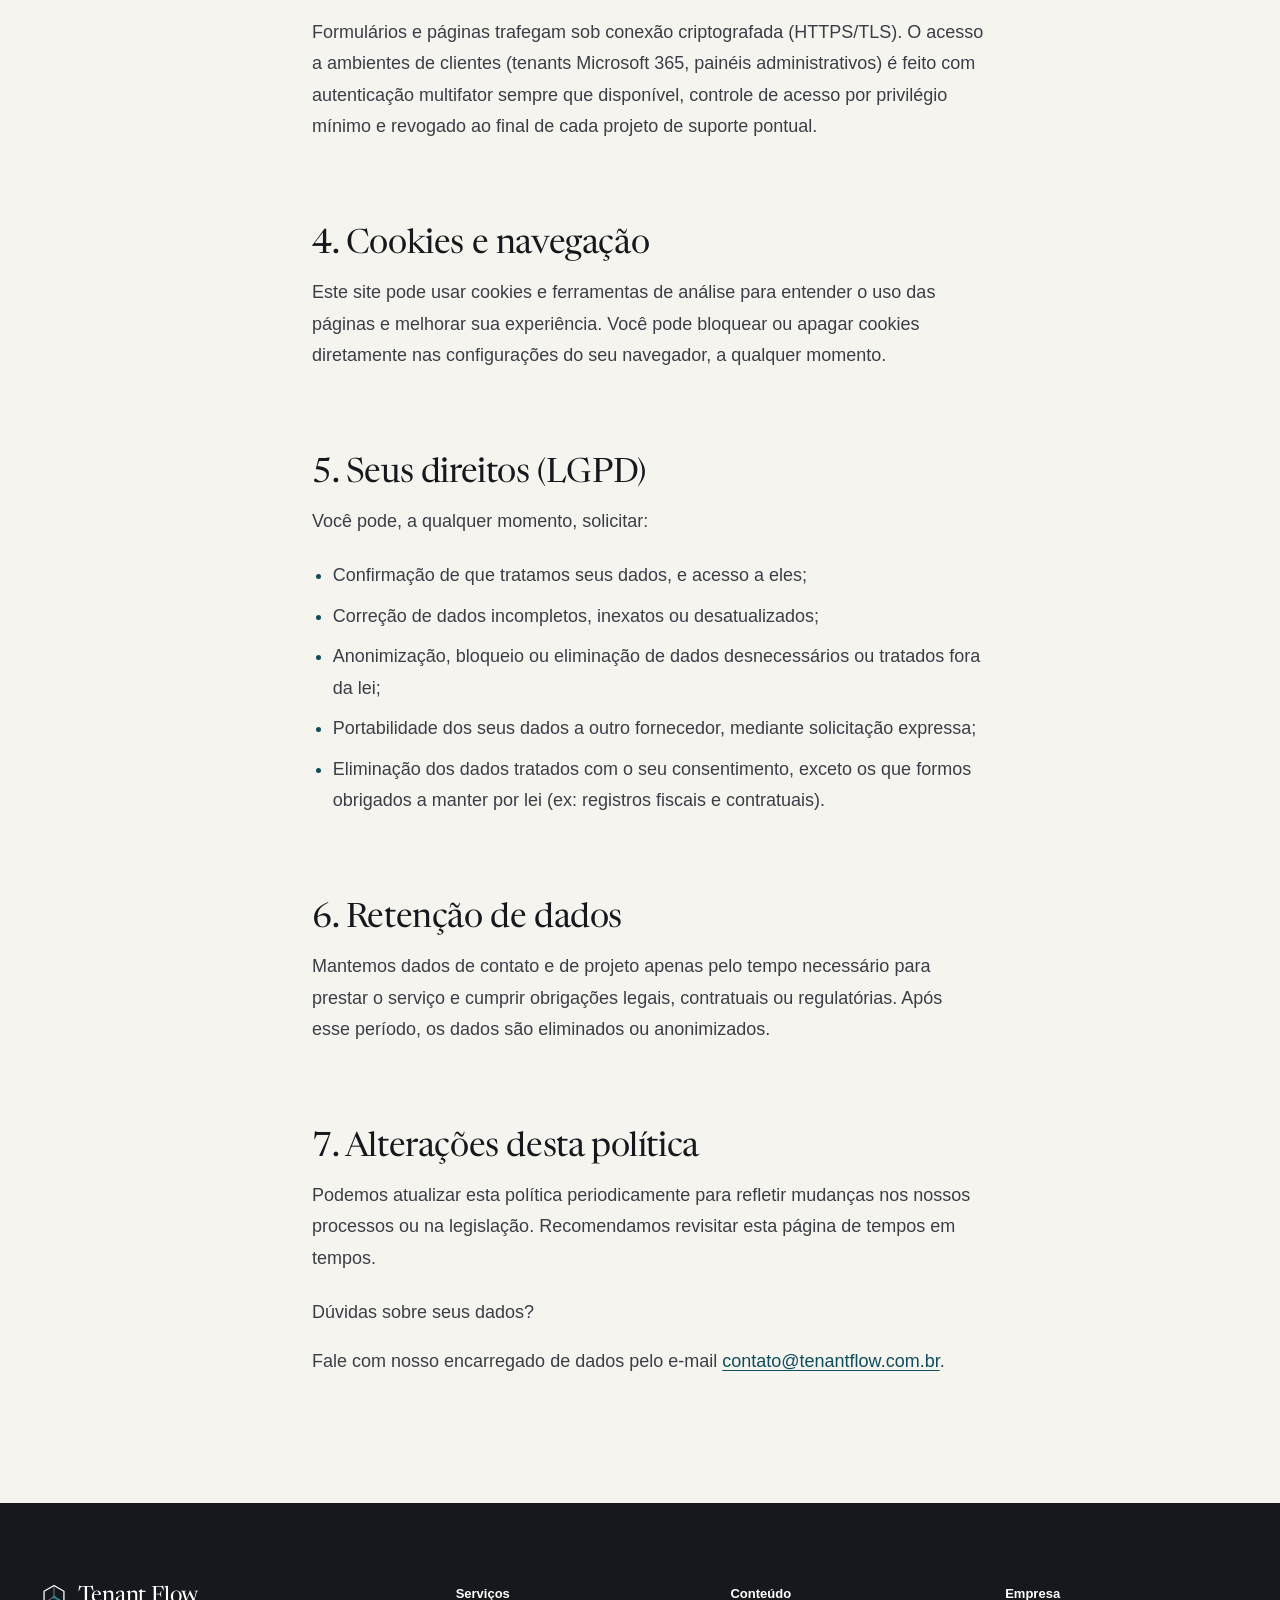
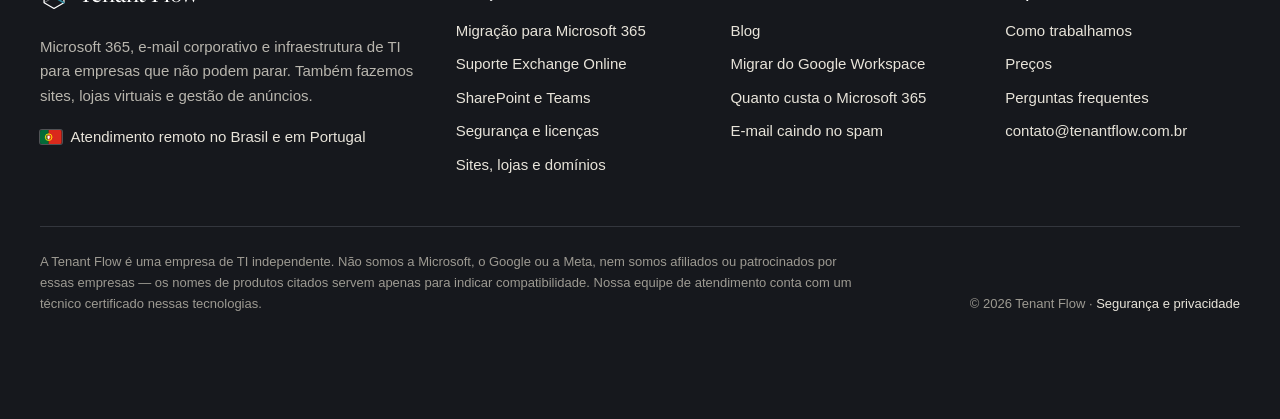
<file: seguranca-e-privacidade.html>
<!DOCTYPE html>
<html lang="pt-BR">
<head>
  <meta charset="utf-8">
  <meta name="viewport" content="width=device-width, initial-scale=1">
  <title>Segurança e Privacidade (LGPD) | Tenant Flow</title>
  <meta name="description" content="Política de segurança e privacidade da Tenant Flow: como tratamos dados pessoais de clientes e visitantes em conformidade com a LGPD.">
  <link rel="canonical" href="https://tenantflow.com.br/seguranca-e-privacidade.html">
  <meta name="robots" content="index,follow,max-image-preview:large">
  <meta name="theme-color" content="#f6f4ef">

  <meta property="og:type" content="website">
  <meta property="og:locale" content="pt_BR">
  <meta property="og:site_name" content="Tenant Flow">
  <meta property="og:title" content="Segurança e Privacidade (LGPD) | Tenant Flow">
  <meta property="og:description" content="Política de segurança e privacidade da Tenant Flow: como tratamos dados pessoais de clientes e visitantes em conformidade com a LGPD.">
  <meta property="og:url" content="https://tenantflow.com.br/seguranca-e-privacidade.html">
  <meta property="og:image" content="https://tenantflow.com.br/assets/og-tenant-flow.png">
  <meta property="og:image:width" content="1200">
  <meta property="og:image:height" content="630">
  <meta name="twitter:card" content="summary_large_image">

  <link rel="icon" href="/favicon.svg" type="image/svg+xml">
  <link rel="apple-touch-icon" href="/apple-touch-icon.png">
  <link rel="preload" href="/assets/newsreader-display.woff2" as="font" type="font/woff2" crossorigin>
  <link rel="stylesheet" href="/assets/site.css?v=20261025d">
  <script src="/assets/site.js?v=20261025d" defer></script>

  <script type="application/ld+json">{"@context":"https://schema.org","@type":"Organization","@id":"https://tenantflow.com.br/#organization","name":"Tenant Flow","url":"https://tenantflow.com.br/","email":"contato@tenantflow.com.br","logo":{"@type":"ImageObject","url":"https://tenantflow.com.br/assets/logo-tenant-flow.png","width":512,"height":512},"description":"Empresa de TI para pequenas e médias empresas: Microsoft 365, e-mail corporativo, segurança, sites, lojas virtuais, administração de domínios e gestão de anúncios.","areaServed":[{"@type":"Country","name":"Brasil"},{"@type":"Country","name":"Portugal"}],"knowsAbout":["Microsoft 365","Exchange Online","SharePoint Online","Microsoft Teams","OneDrive","Segurança da informação","Licenciamento Microsoft","Criação de sites","Lojas virtuais","Registro e administração de domínios","DNS","Google Ads","Meta Ads"],"contactPoint":[{"@type":"ContactPoint","contactType":"vendas","email":"contato@tenantflow.com.br","availableLanguage":["Portuguese"],"areaServed":["BR","PT"]}]}</script>
  <script type="application/ld+json">{"@context":"https://schema.org","@type":"BreadcrumbList","itemListElement":[{"@type":"ListItem","position":1,"name":"Início","item":"https://tenantflow.com.br/"},{"@type":"ListItem","position":2,"name":"Segurança e Privacidade","item":"https://tenantflow.com.br/seguranca-e-privacidade.html"}]}</script>
</head>
<body>
<a class="skip-link" href="#conteudo">Pular para o conteúdo</a>

<div class="notice">
  <div class="container notice__inner">
    <svg class="flag" viewBox="0 0 30 20" role="img" aria-label="Bandeira de Portugal"><rect width="12" height="20" fill="#046a38"/><rect x="12" width="18" height="20" fill="#da291c"/><circle cx="12" cy="10" r="4.6" fill="none" stroke="#ffe900" stroke-width="1.3"/><path d="M7.6 10h8.8M12 5.4v9.2" stroke="#ffe900" stroke-width=".7"/><path d="M10.1 7.6h3.8v3.3c0 1.2-.9 2-1.9 2.3-1-.3-1.9-1.1-1.9-2.3z" fill="#fff" stroke="#da291c" stroke-width=".8"/></svg>
    <p>Atendimento remoto em todo o Brasil e também para empresas em Portugal. <a href="/#atendimento">Como funciona</a></p>
  </div>
</div>

<header class="site-header">
  <div class="container site-header__inner">
    <a class="brand" href="/" aria-label="Tenant Flow, página inicial">
      <svg class="brand__mark" viewBox="0 0 44 44" fill="none" aria-hidden="true"><path d="M22 4 37.6 13v18L22 40 6.4 31V13z" stroke="currentColor" stroke-width="2" stroke-linejoin="round"/><path d="M22 22V4M22 22 6.4 31" stroke="currentColor" stroke-width="1.4" stroke-opacity=".45"/><path d="M22 22 37.6 31" stroke="#2f8a9e" stroke-width="2.4" stroke-linecap="round"/><circle cx="22" cy="22" r="2.4" fill="#2f8a9e"/></svg>
      <span class="brand__name">Tenant Flow</span>
    </a>

    <nav class="nav" aria-label="Principal">
      <ul class="nav__list">
        <li class="nav__item--menu">
          <a class="nav__link" href="/#servicos">Serviços</a>
          <div class="nav__panel">
              <a href="/migracao-microsoft-365/"><strong>Migração para Microsoft 365</strong><span>Google Workspace, Zimbra ou servidor próprio</span></a>
              <a href="/suporte-exchange-online/"><strong>Suporte Exchange Online</strong><span>E-mail corporativo e entregabilidade</span></a>
              <a href="/sharepoint-e-teams/"><strong>SharePoint e Teams</strong><span>Arquivos, permissões e colaboração</span></a>
              <a href="/seguranca-e-licenciamento-microsoft-365/"><strong>Segurança e licenças</strong><span>MFA, acesso condicional e custos</span></a>
              <a href="/sites-e-lojas-virtuais/"><strong>Sites, lojas e domínios</strong><span>Site institucional, e-commerce e DNS</span></a>
          </div>
        </li>
        <li><a class="nav__link" href="/#processo">Como trabalhamos</a></li>
        <li><a class="nav__link" href="/#precos">Preços</a></li>
        <li><a class="nav__link" href="/blog/">Blog</a></li>
      </ul>
    </nav>

    <a class="nav__client" href="/suporte/">Área do cliente</a>

    <div class="site-header__cta">
      <a class="button" href="/#contato">Agendar diagnóstico</a>
    </div>

    <button class="menu-toggle" type="button" aria-expanded="false" aria-controls="mobile-menu">
      <span class="menu-toggle__icon" aria-hidden="true"></span>
      <span class="menu-toggle__label">Menu</span>
    </button>
  </div>

  <nav class="mobile-menu" id="mobile-menu" aria-label="Menu" hidden>
    <div class="container mobile-menu__inner">
      <a href="/migracao-microsoft-365/">Migração para Microsoft 365</a>
      <a href="/suporte-exchange-online/">Suporte Exchange Online</a>
      <a href="/sharepoint-e-teams/">SharePoint e Teams</a>
      <a href="/seguranca-e-licenciamento-microsoft-365/">Segurança e licenças</a>
      <a href="/sites-e-lojas-virtuais/">Sites, lojas e domínios</a>
      <a href="/#processo">Como trabalhamos</a>
      <a href="/#precos">Preços</a>
      <a href="/blog/">Blog</a>
      <a class="mobile-menu__client" href="/suporte/">Área do cliente</a>
      <a class="button button--block" href="/#contato">Agendar diagnóstico</a>
    </div>
  </nav>
</header>

<main id="conteudo">
  <header class="page-header">
    <div class="container">
      <nav class="breadcrumb" aria-label="Trilha de navegação"><ol><li><a href="/">Início</a></li><li aria-current="page">Segurança e privacidade</li></ol></nav>
      <h1>Segurança e Privacidade</h1>
      <p class="legal-updated">Última atualização: 7 de setembro de 2026</p>
    </div>
  </header>

  <section class="section">
    <div class="container article-layout">
      <aside class="article-aside">
        <div class="article-aside__box">
          <p><strong>Dúvidas sobre os seus dados?</strong></p>
          <p>Escreva para <a class="text-link" href="mailto:contato@tenantflow.com.br">contato@tenantflow.com.br</a>.</p>
        </div>
      </aside>
      <div class="prose">
<p>
        Na Tenant Flow, cuidar da infraestrutura de TI e do Microsoft 365 das nossas clientes envolve, muitas vezes, acesso a informações sensíveis, de contas de e-mail a arquivos corporativos. Por isso tratamos dados pessoais com o mesmo rigor técnico que aplicamos aos ambientes que administramos, em conformidade com a <strong>Lei Geral de Proteção de Dados (Lei nº 13.709/2018, LGPD)</strong>.
      </p>
<h2>1. Quais dados coletamos e para que usamos</h2>
<p>
        Coletamos apenas os dados necessários para prestar o serviço solicitado:
      </p>
<ul>
<li><strong>Dados de contato</strong> (nome, empresa, e-mail, telefone/WhatsApp) enviados pelo formulário de diagnóstico gratuito ou por e-mail, usados exclusivamente para retornar sua solicitação e propor a solução técnica adequada.</li>
<li><strong>Dados de navegação</strong> (páginas visitadas, origem do acesso) coletados de forma agregada para entender como melhorar o site. Não usamos esses dados para identificar visitantes individualmente.</li>
<li><strong>Dados operacionais de projeto</strong> (ex: configurações de tenant Microsoft 365, DNS, contas de usuário) aos quais temos acesso durante uma migração ou suporte contratado, usados unicamente para executar o serviço acordado.</li>
</ul>
<h2>2. Compartilhamento de dados</h2>
<p>
        Não vendemos nem compartilhamos seus dados pessoais com terceiros para fins comerciais. Dados só circulam com parceiros estritamente necessários à execução do serviço (como a própria Microsoft, o Google ou provedores de hospedagem envolvidos na sua migração ou suporte), sempre sob obrigação de confidencialidade e limitados ao mínimo necessário.
      </p>
<h2>3. Segurança da informação</h2>
<p>
        Formulários e páginas trafegam sob conexão criptografada (HTTPS/TLS). O acesso a ambientes de clientes (tenants Microsoft 365, painéis administrativos) é feito com autenticação multifator sempre que disponível, controle de acesso por privilégio mínimo e revogado ao final de cada projeto de suporte pontual.
      </p>
<h2>4. Cookies e navegação</h2>
<p>
        Este site pode usar cookies e ferramentas de análise para entender o uso das páginas e melhorar sua experiência. Você pode bloquear ou apagar cookies diretamente nas configurações do seu navegador, a qualquer momento.
      </p>
<h2>5. Seus direitos (LGPD)</h2>
<p>Você pode, a qualquer momento, solicitar:</p>
<ul>
<li>Confirmação de que tratamos seus dados, e acesso a eles;</li>
<li>Correção de dados incompletos, inexatos ou desatualizados;</li>
<li>Anonimização, bloqueio ou eliminação de dados desnecessários ou tratados fora da lei;</li>
<li>Portabilidade dos seus dados a outro fornecedor, mediante solicitação expressa;</li>
<li>Eliminação dos dados tratados com o seu consentimento, exceto os que formos obrigados a manter por lei (ex: registros fiscais e contratuais).</li>
</ul>
<h2>6. Retenção de dados</h2>
<p>
        Mantemos dados de contato e de projeto apenas pelo tempo necessário para prestar o serviço e cumprir obrigações legais, contratuais ou regulatórias. Após esse período, os dados são eliminados ou anonimizados.
      </p>
<h2>7. Alterações desta política</h2>
<p>
        Podemos atualizar esta política periodicamente para refletir mudanças nos nossos processos ou na legislação. Recomendamos revisitar esta página de tempos em tempos.
      </p>
<div>
<p>Dúvidas sobre seus dados?</p>
<p>Fale com nosso encarregado de dados pelo e-mail <a href="mailto:contato@tenantflow.com.br">contato@tenantflow.com.br</a>.</p>
</div>
      </div>
    </div>
  </section>
</main>

<footer class="site-footer">
  <div class="container">
    <div class="site-footer__grid">
      <div class="site-footer__about">
        <a class="brand" href="/">
          <svg class="brand__mark" viewBox="0 0 44 44" fill="none" aria-hidden="true"><path d="M22 4 37.6 13v18L22 40 6.4 31V13z" stroke="currentColor" stroke-width="2" stroke-linejoin="round"/><path d="M22 22V4M22 22 6.4 31" stroke="currentColor" stroke-width="1.4" stroke-opacity=".45"/><path d="M22 22 37.6 31" stroke="#2f8a9e" stroke-width="2.4" stroke-linecap="round"/><circle cx="22" cy="22" r="2.4" fill="#2f8a9e"/></svg>
          <span class="brand__name">Tenant Flow</span>
        </a>
        <p>Microsoft 365, e-mail corporativo e infraestrutura de TI para empresas que não podem parar. Também fazemos sites, lojas virtuais e gestão de anúncios.</p>
        <p class="site-footer__reach"><svg class="flag" viewBox="0 0 30 20" role="img" aria-label="Bandeira de Portugal"><rect width="12" height="20" fill="#046a38"/><rect x="12" width="18" height="20" fill="#da291c"/><circle cx="12" cy="10" r="4.6" fill="none" stroke="#ffe900" stroke-width="1.3"/><path d="M7.6 10h8.8M12 5.4v9.2" stroke="#ffe900" stroke-width=".7"/><path d="M10.1 7.6h3.8v3.3c0 1.2-.9 2-1.9 2.3-1-.3-1.9-1.1-1.9-2.3z" fill="#fff" stroke="#da291c" stroke-width=".8"/></svg> Atendimento remoto no Brasil e em Portugal</p>
      </div>

      <div>
        <p class="site-footer__title">Serviços</p>
        <ul class="site-footer__links">
          <li><a href="/migracao-microsoft-365/">Migração para Microsoft 365</a></li>
          <li><a href="/suporte-exchange-online/">Suporte Exchange Online</a></li>
          <li><a href="/sharepoint-e-teams/">SharePoint e Teams</a></li>
          <li><a href="/seguranca-e-licenciamento-microsoft-365/">Segurança e licenças</a></li>
          <li><a href="/sites-e-lojas-virtuais/">Sites, lojas e domínios</a></li>
        </ul>
      </div>

      <div>
        <p class="site-footer__title">Conteúdo</p>
        <ul class="site-footer__links">
          <li><a href="/blog/">Blog</a></li>
          <li><a href="/blog/migrar-google-workspace-para-microsoft-365/">Migrar do Google Workspace</a></li>
          <li><a href="/blog/quanto-custa-microsoft-365-para-empresas/">Quanto custa o Microsoft 365</a></li>
          <li><a href="/blog/email-caindo-no-spam-spf-dkim-dmarc/">E-mail caindo no spam</a></li>
        </ul>
      </div>

      <div>
        <p class="site-footer__title">Empresa</p>
        <ul class="site-footer__links">
          <li><a href="/#processo">Como trabalhamos</a></li>
          <li><a href="/#precos">Preços</a></li>
          <li><a href="/#faq">Perguntas frequentes</a></li>
          <li><a href="mailto:contato@tenantflow.com.br">contato@tenantflow.com.br</a></li>
        </ul>
      </div>
    </div>

    <div class="site-footer__legal">
      <p>A Tenant Flow é uma empresa de TI independente. Não somos a Microsoft, o Google ou a Meta, nem somos afiliados ou patrocinados por essas empresas — os nomes de produtos citados servem apenas para indicar compatibilidade. Nossa equipe de atendimento conta com um técnico certificado nessas tecnologias.</p>
      <p>© 2026 Tenant Flow · <a href="/seguranca-e-privacidade.html">Segurança e privacidade</a></p>
    </div>
  </div>
</footer>

</body>
</html>
</file>
<file: assets/site.css>
/*
  Tenant Flow · folha de estilo única do site

  1. Fontes e tokens
  2. Base
  3. Layout
  4. Tipografia
  5. Componentes (botões, links, formulário, bandeira)
  6. Faixa de aviso, cabeçalho e rodapé
  7. Home
  8. Páginas internas (serviços, blog, privacidade)
  9. Utilitários e impressão

  Cores, fontes e espaçamentos ficam só nos tokens (seção 1).
  Para trocar a cor de destaque, altere --accent e --accent-strong.
*/

/* 1. Fontes e tokens ------------------------------------------------------ */

@font-face {
  font-family: "Newsreader";
  src: url("/assets/newsreader-display.woff2") format("woff2");
  font-weight: 400;
  font-style: normal;
  font-display: swap;
}

:root {
  --paper: #f6f4ef;
  --paper-alt: #eeebe3;
  --surface: #ffffff;
  --ink: #16181d;
  --ink-2: #3a3e47;
  --ink-3: #5f636c;
  --rule: #d9d4c9;
  --rule-strong: #b9b3a6;
  --accent: #0f4c5c;
  --accent-strong: #0a3642;
  --accent-tint: #e2ebea;
  --accent-rgb: 15, 76, 92;
  --ok: #2e6b4c;
  --warn: #8a5a00;
  --bad: #a1332a;

  --font-serif: "Newsreader", "Iowan Old Style", "Palatino Linotype", Palatino, Georgia, serif;
  --font-sans: -apple-system, BlinkMacSystemFont, "Segoe UI", Roboto, "Helvetica Neue", Arial, sans-serif;
  --font-mono: ui-monospace, "SF Mono", Menlo, Consolas, "Liberation Mono", monospace;

  --fs-display: clamp(2.5rem, 1.55rem + 3.9vw, 4.6rem);
  --fs-h1: clamp(2.25rem, 1.6rem + 2.6vw, 3.6rem);
  --fs-h2: clamp(1.9rem, 1.45rem + 1.8vw, 2.85rem);
  --fs-h3: 1.1875rem;
  --fs-lead: clamp(1.125rem, 1.05rem + 0.3vw, 1.3125rem);
  --fs-body: 1.0625rem;
  --fs-small: 0.9375rem;
  --fs-xs: 0.8125rem;

  --container: 76rem;
  --gutter: clamp(1.25rem, 4vw, 2.5rem);
  --section-space: clamp(4.5rem, 3rem + 6vw, 8rem);
  --header-h: 4.5rem;
  --radius: 4px;
  --ease: cubic-bezier(0.2, 0.7, 0.2, 1);
}

/* 2. Base ----------------------------------------------------------------- */

*,
*::before,
*::after {
  box-sizing: border-box;
}

html {
  -webkit-text-size-adjust: 100%;
  text-size-adjust: 100%;
  scroll-behavior: smooth;
  scroll-padding-top: calc(var(--header-h) + 1.5rem);
}

@media (prefers-reduced-motion: reduce) {
  html {
    scroll-behavior: auto;
  }
  *,
  *::before,
  *::after {
    transition-duration: 0.01ms !important;
    animation-duration: 0.01ms !important;
    animation-iteration-count: 1 !important;
  }
}

body {
  margin: 0;
  background: var(--paper);
  color: var(--ink-2);
  font-family: var(--font-sans);
  font-size: var(--fs-body);
  line-height: 1.65;
  -webkit-font-smoothing: antialiased;
  -moz-osx-font-smoothing: grayscale;
  text-rendering: optimizeLegibility;
}

h1,
h2,
h3,
h4,
p,
ul,
ol,
dl,
dd,
figure,
blockquote {
  margin: 0;
}

ul[class],
ol[class] {
  list-style: none;
  padding: 0;
}

img,
svg {
  display: block;
  max-width: 100%;
}

a {
  color: inherit;
}

button,
input,
select,
textarea {
  font: inherit;
  color: inherit;
}

::selection {
  background: var(--accent);
  color: var(--paper);
}

:focus-visible {
  outline: 2px solid var(--accent);
  outline-offset: 3px;
}

.skip-link {
  position: absolute;
  top: 0.5rem;
  left: 0.5rem;
  z-index: 100;
  padding: 0.75rem 1rem;
  background: var(--ink);
  color: var(--paper);
  font-weight: 600;
  text-decoration: none;
  transform: translateY(-200%);
}

.skip-link:focus {
  transform: none;
}

.visually-hidden {
  position: absolute !important;
  width: 1px;
  height: 1px;
  overflow: hidden;
  clip: rect(0 0 0 0);
  white-space: nowrap;
}

/* 3. Layout --------------------------------------------------------------- */

.container {
  width: 100%;
  max-width: calc(var(--container) + var(--gutter) * 2);
  margin-inline: auto;
  padding-inline: var(--gutter);
}

.section {
  padding-block: var(--section-space);
}

.section + .section {
  border-top: 1px solid var(--rule);
}

.section--alt {
  background: var(--paper-alt);
}

.section--alt + .section,
.section + .section--alt {
  border-top: 0;
}

/* Cabeçalho de seção em duas colunas: rótulo à esquerda, título à direita. */
.section-head {
  display: grid;
  grid-template-columns: minmax(0, 1fr);
  gap: 1rem;
  margin-bottom: clamp(2.5rem, 2rem + 2vw, 4rem);
}

.section-head__label {
  font-size: var(--fs-small);
  font-weight: 600;
  color: var(--ink);
  padding-top: 0.35rem;
}

.section-head__label::before {
  content: "";
  display: block;
  width: 1.5rem;
  height: 2px;
  margin-bottom: 0.9rem;
  background: var(--accent);
}

.section-head__intro {
  margin-top: 1.25rem;
  max-width: 38rem;
  font-size: var(--fs-lead);
  color: var(--ink-2);
}

@media (min-width: 60rem) {
  .section-head {
    grid-template-columns: 14rem minmax(0, 1fr);
    gap: 3rem;
  }
  .section-body {
    margin-left: calc(14rem + 3rem);
  }
}

/* 4. Tipografia ----------------------------------------------------------- */

.display,
h1,
h2 {
  font-family: var(--font-serif);
  font-weight: 400;
  color: var(--ink);
  letter-spacing: -0.012em;
  text-wrap: balance;
}

.display {
  font-size: var(--fs-display);
  line-height: 1.02;
}

h1 {
  font-size: var(--fs-h1);
  line-height: 1.06;
}

h2 {
  font-size: var(--fs-h2);
  line-height: 1.1;
}

h3 {
  font-size: var(--fs-h3);
  font-weight: 600;
  line-height: 1.35;
  color: var(--ink);
  letter-spacing: -0.005em;
}

.lead {
  font-size: var(--fs-lead);
  line-height: 1.55;
  color: var(--ink-2);
}

p + p {
  margin-top: 1em;
}

strong,
b {
  font-weight: 600;
  color: var(--ink);
}

code {
  font-family: var(--font-mono);
  font-size: 0.875em;
  padding: 0.1em 0.35em;
  background: var(--paper-alt);
  border: 1px solid var(--rule);
  border-radius: 3px;
  color: var(--ink);
  overflow-wrap: anywhere;
}

/* 5. Componentes ---------------------------------------------------------- */

.button {
  display: inline-flex;
  align-items: center;
  justify-content: center;
  gap: 0.6rem;
  min-height: 3rem;
  padding: 0.8rem 1.35rem;
  border: 1px solid var(--ink);
  border-radius: var(--radius);
  background: var(--ink);
  color: var(--paper);
  font-size: var(--fs-small);
  font-weight: 600;
  line-height: 1.2;
  text-decoration: none;
  cursor: pointer;
  transition: background-color 0.2s var(--ease), border-color 0.2s var(--ease), color 0.2s var(--ease);
}

.button:hover {
  background: var(--accent-strong);
  border-color: var(--accent-strong);
}

.button:disabled {
  opacity: 0.6;
  cursor: progress;
}

.button--outline {
  background: transparent;
  color: var(--ink);
}

.button--outline:hover {
  background: var(--ink);
  border-color: var(--ink);
  color: var(--paper);
}

.button--block {
  width: 100%;
}

.link-arrow {
  display: inline-flex;
  align-items: center;
  gap: 0.45rem;
  font-size: var(--fs-small);
  font-weight: 600;
  color: var(--accent);
  text-decoration: none;
}

.link-arrow::after {
  content: "→";
  transition: transform 0.2s var(--ease);
}

.link-arrow:hover {
  color: var(--accent-strong);
  text-decoration: underline;
  text-underline-offset: 0.2em;
}

.link-arrow:hover::after {
  transform: translateX(3px);
}

.text-link {
  color: var(--accent);
  text-decoration: underline;
  text-decoration-thickness: 1px;
  text-underline-offset: 0.18em;
}

.text-link:hover {
  color: var(--accent-strong);
  text-decoration-thickness: 2px;
}

.flag {
  flex: none;
  width: 1.35rem;
  height: auto;
  border-radius: 2px;
  box-shadow: 0 0 0 1px rgba(22, 24, 29, 0.18);
}

.status {
  display: inline-flex;
  align-items: baseline;
  font-family: var(--font-serif);
  font-style: italic;
  font-size: var(--fs-small);
  font-weight: 400;
  white-space: nowrap;
}

.status--ok { color: var(--ok); }
.status--warn { color: var(--warn); }
.status--bad { color: var(--bad); }

/* Formulário */

.form {
  display: grid;
  gap: 1.25rem;
}

.form__row {
  display: grid;
  gap: 1.25rem;
}

@media (min-width: 40rem) {
  .form__row {
    grid-template-columns: 1fr 1fr;
  }
}

.field {
  display: grid;
  gap: 0.45rem;
}

.field label {
  font-size: var(--fs-small);
  font-weight: 600;
  color: var(--ink);
}

.field__optional {
  font-weight: 400;
  color: var(--ink-3);
}

.field input,
.field select,
.field textarea {
  width: 100%;
  min-height: 3rem;
  padding: 0.7rem 0.85rem;
  border: 1px solid var(--rule-strong);
  border-radius: var(--radius);
  background: var(--surface);
  font-size: 1rem;
  color: var(--ink);
  transition: border-color 0.15s var(--ease), box-shadow 0.15s var(--ease);
}

.field textarea {
  min-height: 7.5rem;
  resize: vertical;
}

.field select {
  appearance: none;
  padding-right: 2.5rem;
  background-image: url("data:image/svg+xml,%3Csvg xmlns='http://www.w3.org/2000/svg' width='12' height='8' viewBox='0 0 12 8'%3E%3Cpath d='M1 1.5 6 6.5l5-5' fill='none' stroke='%2316181d' stroke-width='1.6'/%3E%3C/svg%3E");
  background-repeat: no-repeat;
  background-position: right 0.9rem center;
}

.field input::placeholder,
.field textarea::placeholder {
  color: #8a8d94;
}

.field input:focus,
.field select:focus,
.field textarea:focus {
  outline: none;
  border-color: var(--accent);
  box-shadow: 0 0 0 3px var(--accent-tint);
}

.field [aria-invalid="true"] {
  border-color: var(--bad);
}

.field__error {
  font-size: var(--fs-xs);
  font-weight: 600;
  color: var(--bad);
}

.field__error:empty {
  display: none;
}

.form__trap {
  position: absolute;
  left: -9999px;
}

.form__note {
  font-size: var(--fs-xs);
  color: var(--ink-3);
}

.form__status {
  padding: 0.9rem 1rem;
  border-left: 3px solid var(--ok);
  background: var(--surface);
  font-size: var(--fs-small);
  color: var(--ink);
}

.form__status--error {
  border-left-color: var(--bad);
}

.form__status:empty {
  display: none;
}

/* Barra de ação fixa no rodapé da tela: aparece só no celular, já que no
   desktop o botão "Agendar diagnóstico" já fica sempre visível no cabeçalho
   fixo. Sem brilho nem pulso — só garante que o CTA principal fique a um
   toque de distância em qualquer parte da página. Fica escondida quando o
   menu mobile está aberto, pra nunca mostrar dois botões ao mesmo tempo. */

.mobile-cta-bar {
  display: none;
}

@media (max-width: 47.9375rem) {
  body {
    padding-bottom: 4.5rem;
  }

  .mobile-cta-bar {
    position: fixed;
    left: 0;
    right: 0;
    bottom: 0;
    z-index: 55;
    display: flex;
    align-items: center;
    justify-content: center;
    min-height: 3.25rem;
    padding: 0.85rem 1rem calc(0.85rem + env(safe-area-inset-bottom));
    background: var(--ink);
    color: var(--paper);
    border-top: 1px solid var(--rule-strong);
    font-family: var(--font-sans);
    font-size: var(--fs-small);
    font-weight: 600;
    text-decoration: none;
    text-align: center;
  }

  .menu-open .mobile-cta-bar {
    display: none;
  }
}

/* 6. Faixa de aviso, cabeçalho e rodapé ------------------------------------ */

.notice {
  background: var(--ink);
  color: #e8e4da;
  font-size: var(--fs-xs);
}

.notice__inner {
  display: flex;
  align-items: center;
  justify-content: center;
  gap: 0.6rem;
  min-height: 2.5rem;
  padding-block: 0.45rem;
  text-align: center;
}

.notice .flag {
  box-shadow: 0 0 0 1px rgba(255, 255, 255, 0.25);
}

.notice a {
  color: #ffffff;
  font-weight: 600;
  text-decoration: underline;
  text-underline-offset: 0.2em;
  white-space: nowrap;
}

.site-header {
  position: sticky;
  top: 0;
  z-index: 50;
  background: rgba(246, 244, 239, 0.94);
  border-bottom: 1px solid transparent;
  transition: border-color 0.2s var(--ease);
}

@supports (backdrop-filter: blur(8px)) {
  .site-header {
    backdrop-filter: saturate(140%) blur(8px);
  }
}

.site-header.is-stuck {
  border-bottom-color: var(--rule);
}

.site-header__inner {
  display: flex;
  align-items: center;
  gap: 2rem;
  height: var(--header-h);
}

.brand {
  display: inline-flex;
  align-items: center;
  gap: 0.6rem;
  color: var(--ink);
  text-decoration: none;
}

.brand__mark {
  width: 1.75rem;
  height: 1.75rem;
}

.brand__name {
  font-family: var(--font-serif);
  font-size: 1.375rem;
  line-height: 1;
  letter-spacing: -0.01em;
}

.nav {
  display: none;
  margin-left: auto;
}

.nav__list {
  display: flex;
  align-items: center;
  gap: 0.25rem;
}

.nav__link {
  display: block;
  padding: 0.5rem 0.75rem;
  font-size: var(--fs-small);
  font-weight: 500;
  color: var(--ink-2);
  text-decoration: none;
}

.nav__link:hover,
.nav__link[aria-current="page"] {
  color: var(--ink);
}

.nav__link[aria-current="page"] {
  text-decoration: underline;
  text-decoration-color: var(--accent);
  text-decoration-thickness: 2px;
  text-underline-offset: 0.5em;
}

.nav__item--menu {
  position: relative;
}

.nav__item--menu > .nav__link::after {
  content: "";
  display: inline-block;
  width: 0.4rem;
  height: 0.4rem;
  margin-left: 0.45rem;
  border-right: 1.5px solid currentColor;
  border-bottom: 1.5px solid currentColor;
  transform: translateY(-0.2rem) rotate(45deg);
}

.nav__panel {
  position: absolute;
  top: 100%;
  left: -0.5rem;
  width: 20rem;
  padding: 0.5rem;
  background: var(--surface);
  border: 1px solid var(--rule);
  border-radius: var(--radius);
  box-shadow: 0 18px 40px -24px rgba(22, 24, 29, 0.35);
  opacity: 0;
  visibility: hidden;
  transform: translateY(4px);
  transition: opacity 0.15s var(--ease), transform 0.15s var(--ease), visibility 0s linear 0.15s;
}

.nav__item--menu:hover .nav__panel,
.nav__item--menu:focus-within .nav__panel {
  opacity: 1;
  visibility: visible;
  transform: none;
  transition-delay: 0s;
}

.nav__panel a {
  display: block;
  padding: 0.65rem 0.75rem;
  border-radius: 3px;
  text-decoration: none;
}

.nav__panel a:hover {
  background: var(--paper);
}

.nav__panel strong {
  display: block;
  font-size: var(--fs-small);
}

.nav__panel span {
  display: block;
  font-size: var(--fs-xs);
  color: var(--ink-3);
}

.site-header__cta {
  display: none;
}

/* Link discreto pro cliente já existente achar a página de abrir chamado
   (/suporte/). Fica separado do menu principal e do botão de venda, com
   cor mais apagada, pra quem ainda não é cliente nem reparar — e quem é
   cliente reconhecer de cara que aquele link é pra ele. */

.nav__client {
  display: none;
}

.mobile-menu a.mobile-menu__client {
  color: var(--ink-3);
  font-weight: 500;
}

.menu-toggle {
  display: inline-flex;
  align-items: center;
  gap: 0.5rem;
  margin-left: auto;
  padding: 0.55rem 0.8rem;
  border: 1px solid var(--rule-strong);
  border-radius: var(--radius);
  background: transparent;
  font-size: var(--fs-small);
  font-weight: 600;
  color: var(--ink);
  cursor: pointer;
}

.menu-toggle__icon {
  position: relative;
  width: 1rem;
  height: 0.7rem;
  border-block: 1.5px solid currentColor;
}

.menu-toggle[aria-expanded="true"] .menu-toggle__icon {
  border-block-color: transparent;
}

.menu-toggle[aria-expanded="true"] .menu-toggle__icon::before,
.menu-toggle[aria-expanded="true"] .menu-toggle__icon::after {
  content: "";
  position: absolute;
  top: 50%;
  left: 0;
  width: 100%;
  height: 1.5px;
  background: currentColor;
  transform: rotate(45deg);
}

.menu-toggle[aria-expanded="true"] .menu-toggle__icon::after {
  transform: rotate(-45deg);
}

.mobile-menu {
  border-top: 1px solid var(--rule);
  background: var(--paper);
}

.mobile-menu[hidden] {
  display: none;
}

.mobile-menu__inner {
  display: grid;
  gap: 0.25rem;
  padding-block: 1rem 1.5rem;
}

.mobile-menu a:not(.button) {
  display: block;
  padding: 0.7rem 0;
  border-bottom: 1px solid var(--rule);
  font-weight: 500;
  color: var(--ink);
  text-decoration: none;
}

.mobile-menu .button {
  margin-top: 1rem;
}

@media (min-width: 64rem) {
  .nav,
  .site-header__cta {
    display: block;
  }
  .nav__client {
    display: inline-flex;
    align-items: center;
    margin-left: 0.75rem;
    padding: 0.5rem 0.75rem;
    font-size: var(--fs-small);
    font-weight: 500;
    color: var(--ink-3);
    text-decoration: none;
    white-space: nowrap;
  }
  .nav__client:hover {
    color: var(--accent);
  }
  .menu-toggle,
  .mobile-menu {
    display: none !important;
  }
  .site-header__cta {
    margin-left: 0.5rem;
  }
  .site-header__cta .button {
    min-height: 2.6rem;
    padding: 0.6rem 1.05rem;
  }
}

/* Chamada para ação com destaque sutil */

@keyframes cta-pulse {
  0%, 100% { box-shadow: 0 0 0 0 rgba(15, 76, 92, 0.32); }
  50% { box-shadow: 0 0 0 7px rgba(15, 76, 92, 0); }
}

.site-header__cta .button {
  animation: cta-pulse 2.8s ease-in-out infinite;
}

.site-header__cta .button:hover,
.site-header__cta .button:focus-visible {
  animation: none;
}

@media (prefers-reduced-motion: reduce) {
  .site-header__cta .button {
    animation: none;
  }
}

.site-footer {
  padding-block: clamp(3.5rem, 3rem + 3vw, 5rem) 2rem;
  /* espaço extra embaixo para o botão "Agendar diagnóstico" flutuante não
     cobrir o link de "Segurança e privacidade" quando a página rola até o fim */
  padding-bottom: 6.5rem;
  background: var(--ink);
  color: #b9b6ae;
  font-size: var(--fs-small);
}

.site-footer a {
  color: #e8e4da;
  text-decoration: none;
}

.site-footer a:hover {
  color: #ffffff;
  text-decoration: underline;
  text-underline-offset: 0.2em;
}

.site-footer .brand {
  color: #ffffff;
}

.site-footer__grid {
  display: grid;
  gap: 2.5rem;
}

.site-footer__about p {
  max-width: 24rem;
  margin-top: 1rem;
}

.site-footer__reach {
  display: flex;
  align-items: center;
  gap: 0.55rem;
  margin-top: 1.25rem;
  color: #e8e4da;
}

.site-footer__audience {
  margin-top: 0.75rem;
  font-size: var(--fs-xs);
  color: #8f8b81;
}

.site-footer__reach .flag {
  box-shadow: 0 0 0 1px rgba(255, 255, 255, 0.25);
}

.site-footer__title {
  margin-bottom: 0.9rem;
  font-size: var(--fs-xs);
  font-weight: 600;
  color: #ffffff;
}

.site-footer__links {
  display: grid;
  gap: 0.55rem;
}

.site-footer__legal {
  display: grid;
  gap: 1rem;
  margin-top: 3rem;
  padding-top: 1.5rem;
  border-top: 1px solid #33363d;
  font-size: var(--fs-xs);
  color: #9d9a92;
}

.site-footer__legal p {
  max-width: 52rem;
}

@media (min-width: 48rem) {
  .site-footer__grid {
    grid-template-columns: 1.6fr repeat(3, 1fr);
  }
  .site-footer__legal {
    grid-template-columns: 1fr auto;
    align-items: end;
  }
}

/* 7. Home ----------------------------------------------------------------- */

.hero {
  padding-block: clamp(3.5rem, 2rem + 5vw, 6.5rem) clamp(4rem, 3rem + 4vw, 6.5rem);
}

.hero__grid {
  display: grid;
  gap: clamp(3rem, 2rem + 4vw, 5rem);
  align-items: center;
}

.hero__copy .lead {
  max-width: 34rem;
  margin-top: 1.75rem;
}

.hero__actions {
  display: flex;
  flex-wrap: wrap;
  align-items: center;
  gap: 1rem 1.75rem;
  margin-top: 2.25rem;
}

.hero__meta {
  display: flex;
  align-items: center;
  gap: 0.6rem;
  margin-top: 2rem;
  padding-top: 1.5rem;
  border-top: 1px solid var(--rule);
  max-width: 34rem;
  font-size: var(--fs-small);
  color: var(--ink-3);
}

@media (min-width: 72rem) {
  .hero__grid {
    grid-template-columns: minmax(0, 0.9fr) minmax(0, 1.1fr);
  }
}

/* Cena do hero: Outlook e Teams em uso.
   A tela é desenhada em 600 x 590 px e escalada pelo site.js para caber
   na coluna (variável --scene-scale). As cores seguem os temas claros
   atuais dos dois apps. Nada aqui é interativo: é ilustração. */

.hero {
  overflow-x: clip;
}

.scene {
  --ol-brand: #0f6cbd;
  --ol-select: #cfe4fa;
  --tm-brand: #5b5fc7;
  --tm-brand-dark: #444791;
  --tm-mine: #e8ebfa;
  --app-ink: #242424;
  --app-ink-2: #424242;
  --app-ink-3: #616161;
  --app-line: #e0e0e0;
  --app-bg: #f5f5f5;
  --pres-on: #6bb700;
  --pres-away: #ffaa44;
  --pres-busy: #c4314b;

  position: relative;
  justify-self: center;
  width: 100%;
  max-width: 600px;
  aspect-ratio: 600 / 590;
  margin: 0;
}

.scene__canvas {
  position: absolute;
  top: 0;
  left: 0;
  width: 600px;
  height: 590px;
  transform: scale(var(--scene-scale, 1));
  transform-origin: 0 0;
  font-family: "Segoe UI Variable Text", "Segoe UI", -apple-system, BlinkMacSystemFont, Roboto, Arial, sans-serif;
  font-size: 12px;
  line-height: 1.35;
  color: var(--app-ink);
  --mx: 0;
  --my: 0;
}

.scene .ic {
  width: 16px;
  height: 16px;
  flex: none;
}

.scene p,
.scene h3 {
  margin: 0;
}

.scene b {
  font-weight: 600;
}

/* Camadas: profundidade para o movimento do mouse e flutuação suave. */
.win,
.job,
.toast {
  position: absolute;
  transform: translate3d(calc(var(--mx) * var(--d) * 1px), calc(var(--my) * var(--d) * 1px), 0);
  transition: transform 0.9s var(--ease);
}

.win {
  display: flex;
  flex-direction: column;
  overflow: hidden;
  background: #fff;
  border: 1px solid rgba(0, 0, 0, 0.14);
  border-radius: 8px;
  box-shadow:
    0 2px 4px rgba(0, 0, 0, 0.06),
    0 28px 56px -18px rgba(22, 24, 29, 0.38);
}

.win--outlook {
  --d: 10;
  top: 30px;
  left: 0;
  width: 530px;
  height: 330px;
  animation: sceneIn 0.8s var(--ease) 0.1s both, floatA 9s ease-in-out 0.9s infinite;
}

.win--teams {
  --d: 18;
  top: 270px;
  left: 150px;
  width: 450px;
  height: 312px;
  animation: sceneIn 0.8s var(--ease) 0.35s both, floatB 7.5s ease-in-out 1.15s infinite;
}

@keyframes floatA {
  50% { translate: 0 -7px; }
}

@keyframes floatB {
  50% { translate: 0 -10px; }
}

@keyframes floatC {
  50% { translate: 0 -6px; }
}

/* Entrada da cena ao carregar (CSS puro, sem depender do script). */
@keyframes sceneIn {
  from { opacity: 0; scale: 0.965; }
}

/* Controles de janela do Windows. */
.winctl {
  display: flex;
  margin-left: 6px;
}

.winctl .ic {
  width: 30px;
  height: 14px;
  padding-inline: 8px;
  stroke-width: 1.2;
}

/* Avatares e presença. */
.av {
  position: relative;
  display: inline-grid;
  place-items: center;
  flex: none;
  width: 28px;
  height: 28px;
  border-radius: 50%;
  font-size: 10.5px;
  font-weight: 600;
  letter-spacing: 0.02em;
}

.av--sm {
  width: 22px;
  height: 22px;
  font-size: 9px;
}

.av--berry { background: #f7d9f4; color: #6d1c66; }
.av--blue  { background: #d0e7f8; color: #004377; }
.av--teal  { background: #cce3e6; color: #0f4c5c; }
.av--amber { background: #fef0cf; color: #835b00; }
.av--green { background: #d2edd0; color: #0b5a08; }
.av--red   { background: #f6d1d5; color: #750b1c; }

.pres {
  position: absolute;
  right: -1px;
  bottom: -1px;
  width: 9px;
  height: 9px;
  border: 1.5px solid #fff;
  border-radius: 50%;
  background: var(--pres-on);
  transition: background-color 0.3s;
}

.pres--away { background: var(--pres-away); }
.pres--busy { background: var(--pres-busy); }

/* ---- Outlook ---- */

.ol-top {
  display: flex;
  align-items: center;
  gap: 12px;
  height: 40px;
  padding-left: 12px;
  background: var(--ol-brand);
  color: #fff;
}

.ol-top__app {
  display: flex;
  align-items: center;
  gap: 10px;
  width: 112px;
  font-size: 14px;
}

.ol-search {
  display: flex;
  align-items: center;
  gap: 6px;
  width: 210px;
  height: 26px;
  padding-inline: 8px;
  border-radius: 4px;
  background: rgba(255, 255, 255, 0.92);
  color: var(--app-ink-3);
}

.ol-search .ic {
  width: 14px;
  height: 14px;
  color: var(--ol-brand);
}

.ol-top__me {
  display: grid;
  place-items: center;
  width: 24px;
  height: 24px;
  margin-left: auto;
  border-radius: 50%;
  background: #cce3e6;
  color: #0f4c5c;
  font-size: 9.5px;
  font-weight: 600;
}

.ol-bar {
  display: flex;
  align-items: center;
  gap: 4px;
  height: 38px;
  padding-inline: 10px;
  border-bottom: 1px solid var(--app-line);
  color: var(--app-ink-2);
}

.ol-new {
  display: inline-flex;
  align-items: center;
  gap: 6px;
  height: 26px;
  padding: 0 11px 0 9px;
  border-radius: 4px;
  background: var(--ol-brand);
  color: #fff;
  font-weight: 600;
}

.ol-new .ic {
  width: 14px;
  height: 14px;
}

.ol-bar__sep {
  width: 1px;
  height: 18px;
  margin-inline: 6px;
  background: var(--app-line);
}

.ol-tool {
  display: inline-flex;
  align-items: center;
  gap: 5px;
  padding: 4px 6px;
}

.ol-tool .ic {
  width: 15px;
  height: 15px;
  color: var(--ol-brand);
}

.ol-body {
  display: grid;
  grid-template-columns: 136px 188px minmax(0, 1fr);
  flex: 1;
  min-height: 0;
}

.ol-folders {
  padding: 10px 6px;
  background: #fafafa;
  border-right: 1px solid var(--app-line);
}

.ol-folders__title {
  padding: 0 6px 6px;
  font-size: 11px;
  font-weight: 600;
  color: var(--app-ink-3);
}

.ol-folder {
  display: flex;
  align-items: center;
  gap: 6px;
  height: 27px;
  padding-inline: 6px;
  border-radius: 4px;
  font-size: 11px;
  white-space: nowrap;
  color: var(--app-ink);
}

.ol-folder__name {
  min-width: 0;
  overflow: hidden;
  text-overflow: ellipsis;
}

.ol-folder .ic {
  width: 14px;
  height: 14px;
  color: var(--app-ink-3);
}

.ol-folder.is-active {
  background: #e6f0fb;
  font-weight: 600;
}

.ol-folder.is-active .ic {
  color: var(--ol-brand);
}

.ol-count,
.ol-folder em {
  flex: none;
  margin-left: auto;
  font-style: normal;
  font-size: 11px;
}

.ol-count {
  color: var(--ol-brand);
  font-weight: 700;
}

.ol-folder em {
  color: var(--app-ink-3);
}

.ol-list {
  display: flex;
  flex-direction: column;
  min-height: 0;
  border-right: 1px solid var(--app-line);
}

.ol-tabs {
  display: flex;
  align-items: flex-end;
  gap: 14px;
  height: 30px;
  padding-inline: 12px;
  border-bottom: 1px solid var(--app-line);
  color: var(--app-ink-3);
}

.ol-tabs span {
  padding-bottom: 6px;
}

.ol-tabs .is-active {
  box-shadow: inset 0 -2px 0 var(--ol-brand);
  color: var(--app-ink);
  font-weight: 600;
}

.ol-tabs .ic {
  width: 14px;
  height: 14px;
  margin: 0 0 7px auto;
}

.ol-mails {
  flex: 1;
  min-height: 0;
  overflow: hidden;
}

.ol-mail {
  position: relative;
  max-height: 80px;
  padding: 7px 10px 8px 13px;
  border-bottom: 1px solid #f0f0f0;
  transition:
    max-height 0.55s var(--ease),
    padding 0.55s var(--ease),
    opacity 0.45s ease 0.1s,
    background-color 0.25s;
}

.ol-mail.is-new {
  max-height: 0;
  padding-block: 0;
  opacity: 0;
}

.ol-mail.is-unread::before {
  content: "";
  position: absolute;
  top: 0;
  bottom: 0;
  left: 0;
  width: 3px;
  background: var(--ol-brand);
}

.ol-mail.is-selected {
  background: var(--ol-select);
}

.ol-mail__top {
  display: flex;
  justify-content: space-between;
  gap: 6px;
  font-size: 12.5px;
}

.ol-mail__top b {
  overflow: hidden;
  font-weight: 400;
  text-overflow: ellipsis;
  white-space: nowrap;
}

.ol-mail__top time {
  flex: none;
  font-size: 11px;
  color: var(--app-ink-3);
}

.ol-mail.is-unread .ol-mail__top b {
  font-weight: 600;
}

.ol-mail.is-unread .ol-mail__top time {
  color: var(--ol-brand);
  font-weight: 600;
}

.ol-mail__subject,
.ol-mail__preview {
  overflow: hidden;
  text-overflow: ellipsis;
  white-space: nowrap;
}

.ol-mail__subject {
  margin-top: 1px;
  font-size: 12px;
}

.ol-mail.is-unread .ol-mail__subject {
  color: var(--ol-brand);
  font-weight: 600;
}

.ol-mail__preview {
  font-size: 11.5px;
  color: var(--app-ink-3);
}

.ol-read {
  padding: 14px 14px 12px;
  overflow: hidden;
  transition: opacity 0.3s ease, translate 0.4s var(--ease);
}

.ol-read.is-swapping {
  opacity: 0;
  translate: 0 5px;
}

.ol-read__subject {
  font-size: 15px;
  font-weight: 600;
  line-height: 1.3;
  color: var(--app-ink);
}

.ol-read__from {
  display: flex;
  align-items: center;
  gap: 8px;
  margin-top: 10px;
}

.ol-read__from p {
  display: grid;
  min-width: 0;
  font-size: 12px;
}

.ol-read__from p span {
  overflow: hidden;
  font-size: 11px;
  color: var(--app-ink-3);
  text-overflow: ellipsis;
  white-space: nowrap;
}

.ol-read__from time {
  margin-left: auto;
  align-self: flex-start;
  font-size: 11px;
  color: var(--app-ink-3);
}

.ol-read__body {
  display: grid;
  gap: 6px;
  margin-top: 10px;
  font-size: 11.5px;
  color: var(--app-ink-2);
}

.ol-attach[hidden] {
  display: none;
}

.ol-attach {
  display: inline-flex;
  align-items: center;
  gap: 7px;
  max-width: 100%;
  margin-top: 10px;
  padding: 5px 9px 5px 5px;
  border: 1px solid var(--app-line);
  border-radius: 4px;
  font-size: 11px;
  white-space: nowrap;
}

.ol-attach__tile {
  display: grid;
  place-items: center;
  width: 20px;
  height: 20px;
  border-radius: 3px;
  color: #fff;
}

.ol-attach__tile .ic {
  width: 13px;
  height: 13px;
}

.ol-attach__tile--pdf  { background: #c43e1c; }
.ol-attach__tile--xlsx { background: #107c41; }
.ol-attach__tile--docx { background: #185abd; }

.ol-read__actions {
  display: flex;
  gap: 6px;
  margin-top: 10px;
}

.ol-read__actions span {
  display: inline-flex;
  align-items: center;
  gap: 5px;
  padding: 4px 8px;
  border: 1px solid var(--app-line);
  border-radius: 4px;
  font-size: 11px;
}

.ol-read__actions .ic {
  width: 13px;
  height: 13px;
  color: var(--ol-brand);
}

/* ---- Teams ---- */

.tm-top {
  display: flex;
  align-items: center;
  gap: 10px;
  height: 36px;
  padding-left: 10px;
  background: #ebebeb;
  color: var(--app-ink-2);
}

.tm-nav {
  display: flex;
  gap: 4px;
  width: 104px;
  color: var(--app-ink-3);
}

.tm-nav .ic {
  width: 14px;
  height: 14px;
}

.tm-search {
  display: flex;
  align-items: center;
  gap: 6px;
  width: 190px;
  height: 24px;
  padding-inline: 8px;
  border: 1px solid #d1d1d1;
  border-radius: 4px;
  background: #fff;
  color: var(--app-ink-3);
}

.tm-search .ic {
  width: 13px;
  height: 13px;
}

.tm-top .av {
  margin-left: auto;
}

.tm-body {
  display: grid;
  grid-template-columns: 60px minmax(0, 1fr);
  flex: 1;
  min-height: 0;
}

.tm-rail {
  display: flex;
  flex-direction: column;
  align-items: center;
  gap: 2px;
  padding-top: 4px;
  background: #ebebeb;
}

.tm-app {
  position: relative;
  display: grid;
  justify-items: center;
  gap: 2px;
  width: 56px;
  padding-block: 6px;
  font-size: 9.5px;
  color: var(--app-ink-3);
}

.tm-app .ic {
  width: 19px;
  height: 19px;
}

.tm-app.is-active {
  color: var(--tm-brand);
  font-weight: 600;
}

.tm-app.is-active::before {
  content: "";
  position: absolute;
  top: 10px;
  bottom: 10px;
  left: 0;
  width: 3px;
  border-radius: 2px;
  background: var(--tm-brand);
}

.tm-badge {
  position: absolute;
  top: 3px;
  right: 11px;
  min-width: 15px;
  height: 15px;
  padding-inline: 4px;
  border-radius: 8px;
  background: var(--pres-busy);
  color: #fff;
  font-size: 9.5px;
  line-height: 15px;
  text-align: center;
}

.tm-main {
  display: flex;
  flex-direction: column;
  min-height: 0;
  background: var(--app-bg);
  border-top-left-radius: 8px;
  box-shadow: -1px -1px 0 var(--app-line);
}

.tm-head {
  display: flex;
  align-items: center;
  gap: 10px;
  height: 44px;
  padding-inline: 14px;
  background: #fff;
  border-bottom: 1px solid var(--app-line);
  border-top-left-radius: 8px;
}

.tm-group {
  display: grid;
  place-items: center;
  width: 26px;
  height: 26px;
  border-radius: 6px;
  background: var(--tm-mine);
  color: var(--tm-brand-dark);
  font-size: 10px;
  font-weight: 700;
}

.tm-head__name {
  font-size: 13px;
  font-weight: 600;
  white-space: nowrap;
}

.tm-tab {
  padding-block: 13px 11px;
  font-size: 12px;
  color: var(--app-ink-3);
}

.tm-tab.is-active {
  box-shadow: inset 0 -2px 0 var(--tm-brand);
  color: var(--app-ink);
  font-weight: 600;
}

.tm-meet {
  display: inline-flex;
  align-items: center;
  gap: 5px;
  margin-left: auto;
  height: 26px;
  padding: 0 10px 0 8px;
  border-radius: 4px;
  background: var(--tm-brand);
  color: #fff;
  font-weight: 600;
}

.tm-meet .ic {
  width: 15px;
  height: 15px;
}

.tm-feed {
  display: flex;
  flex: 1;
  flex-direction: column;
  justify-content: flex-end;
  min-height: 0;
  padding: 0 16px 2px;
  overflow: hidden;
}

.tm-msg {
  display: grid;
  grid-template-rows: 0fr;
  opacity: 0;
  transition:
    grid-template-rows 0.5s var(--ease),
    opacity 0.4s ease 0.08s;
}

.tm-msg.is-in {
  grid-template-rows: 1fr;
  opacity: 1;
}

.tm-msg__in {
  min-height: 0;
  overflow: hidden;
}

.tm-msg__row {
  display: flex;
  align-items: flex-start;
  gap: 8px;
  padding-top: 10px;
}

.tm-msg--me .tm-msg__row {
  justify-content: flex-end;
}

.tm-bubble {
  position: relative;
  max-width: 275px;
  padding: 6px 10px 7px;
  border-radius: 6px;
  background: #fff;
  box-shadow: 0 1px 2px rgba(0, 0, 0, 0.1);
  font-size: 12.5px;
}

.tm-msg--me .tm-bubble {
  background: var(--tm-mine);
  box-shadow: none;
}

.tm-bubble__meta {
  display: flex;
  gap: 8px;
  margin-bottom: 1px;
  font-size: 11px;
  color: var(--app-ink-3);
}

.tm-bubble__meta b {
  color: var(--app-ink);
}

.tm-msg--me .tm-bubble__meta {
  justify-content: flex-end;
}

.tm-react {
  position: absolute;
  top: -9px;
  right: 8px;
  padding: 0 6px;
  border: 1px solid var(--app-line);
  border-radius: 10px;
  background: #fff;
  box-shadow: 0 1px 2px rgba(0, 0, 0, 0.08);
  font-size: 10.5px;
  line-height: 17px;
  animation: pop 0.45s var(--ease) both;
}

@keyframes pop {
  from { scale: 0.4; opacity: 0; }
  60% { scale: 1.12; opacity: 1; }
}

.tm-typing {
  display: flex;
  align-items: center;
  gap: 6px;
  height: 18px;
  padding-inline: 16px;
  font-size: 10.5px;
  color: var(--app-ink-3);
  opacity: 0;
  transition: opacity 0.3s;
}

.tm-typing.is-on {
  opacity: 1;
}

.tm-typing__dots {
  display: inline-flex;
  gap: 2px;
}

.tm-typing__dots i {
  width: 4px;
  height: 4px;
  border-radius: 50%;
  background: var(--tm-brand);
  animation: typing 1.2s ease-in-out infinite;
}

.tm-typing__dots i:nth-child(2) { animation-delay: 0.15s; }
.tm-typing__dots i:nth-child(3) { animation-delay: 0.3s; }

@keyframes typing {
  0%, 60%, 100% { translate: 0 0; opacity: 0.45; }
  30% { translate: 0 -3px; opacity: 1; }
}

.tm-compose {
  display: flex;
  align-items: center;
  gap: 8px;
  height: 34px;
  margin: 0 16px 12px;
  padding-inline: 10px;
  border: 1px solid #d1d1d1;
  border-radius: 4px;
  background: #fff;
  box-shadow: inset 0 -1px 0 transparent;
  transition: box-shadow 0.25s;
}

.tm-compose.is-focus {
  box-shadow: inset 0 -2px 0 var(--tm-brand);
}

.tm-compose__text {
  flex: 1;
  min-width: 0;
  overflow: hidden;
  font-size: 12px;
  white-space: nowrap;
}

.tm-compose__ph {
  color: var(--app-ink-3);
}

.tm-compose__caret {
  display: inline-block;
  width: 1px;
  height: 14px;
  margin-left: 1px;
  vertical-align: -3px;
  background: var(--app-ink);
  animation: caret 1s steps(1) infinite;
}

@keyframes caret {
  50% { opacity: 0; }
}

.tm-compose__tools {
  display: flex;
  align-items: center;
  gap: 8px;
  color: var(--app-ink-3);
}

.tm-send {
  display: grid;
  place-items: center;
  transition: color 0.2s;
}

.tm-send.is-ready {
  color: var(--tm-brand);
}

/* ---- Cartão de migração ---- */

.job {
  --d: 26;
  top: 452px;
  left: 0;
  width: 214px;
  padding: 12px 14px 13px;
  border: 1px solid var(--rule);
  border-radius: 8px;
  background: #fff;
  box-shadow:
    0 2px 4px rgba(0, 0, 0, 0.05),
    0 20px 40px -16px rgba(22, 24, 29, 0.35);
  animation: sceneIn 0.8s var(--ease) 0.6s both, floatC 6s ease-in-out 1.4s infinite;
}

.job__kicker {
  display: flex;
  align-items: center;
  gap: 6px;
  font-size: 11px;
  font-weight: 600;
  color: var(--accent);
}

.job__kicker .ic {
  width: 14px;
  height: 14px;
}

.job__spin {
  animation: spin 1.4s linear infinite;
}

.job__ok {
  display: none;
  color: var(--ok);
}

.job.is-done .job__spin { display: none; }
.job.is-done .job__ok { display: block; animation: pop 0.45s var(--ease) both; }
.job.is-done .job__kicker { color: var(--ok); }

@keyframes spin {
  to { rotate: 360deg; }
}

.job__count {
  margin-top: 6px;
  font-size: 12px;
  color: var(--ink-3);
}

.job__n {
  font-family: var(--font-serif);
  font-size: 26px;
  font-weight: 400;
  line-height: 1;
  color: var(--ink);
  font-variant-numeric: tabular-nums;
}

.job__bar {
  display: block;
  height: 4px;
  margin-top: 9px;
  overflow: hidden;
  border-radius: 2px;
  background: var(--paper-alt);
}

.job__fill {
  display: block;
  width: var(--p, 100%);
  height: 100%;
  background: var(--accent);
  transition: width 0.4s linear, background-color 0.3s;
}

.job.is-done .job__fill {
  background: var(--ok);
}

.job__note {
  margin-top: 8px;
  font-family: var(--font-mono);
  font-size: 10px;
  color: var(--ink-3);
}

/* ---- Notificação do Windows ---- */

.toast {
  --d: 14;
  top: 0;
  right: 0;
  width: 266px;
  padding: 10px 12px 12px;
  border: 1px solid rgba(0, 0, 0, 0.1);
  border-radius: 8px;
  background: rgba(249, 249, 249, 0.97);
  box-shadow: 0 16px 32px -10px rgba(22, 24, 29, 0.35);
  opacity: 0;
  translate: 36px 0;
  transition:
    opacity 0.35s ease,
    translate 0.55s var(--ease),
    transform 0.9s var(--ease);
}

.toast.is-on {
  opacity: 1;
  translate: 0 0;
}

.toast__app {
  display: flex;
  align-items: center;
  gap: 6px;
  font-size: 11px;
  color: var(--app-ink-3);
}

.toast__app time {
  margin-left: auto;
}

.toast__tile {
  display: grid;
  place-items: center;
  width: 16px;
  height: 16px;
  border-radius: 3px;
  background: var(--ol-brand);
  color: #fff;
}

.toast.is-teams .toast__tile {
  background: var(--tm-brand);
}

.toast__tile .ic {
  width: 11px;
  height: 11px;
  stroke-width: 1.8;
}

.toast__body {
  display: flex;
  gap: 9px;
  margin-top: 8px;
}

.toast__body p {
  display: grid;
  min-width: 0;
  font-size: 12px;
}

.toast__subject {
  overflow: hidden;
  color: var(--app-ink-2);
  text-overflow: ellipsis;
  white-space: nowrap;
}

/* ---- Cursor ---- */

.cursor {
  position: absolute;
  top: 0;
  left: 0;
  z-index: 5;
  width: 15px;
  opacity: 0;
  transform: translate(var(--cx, 420px), var(--cy, 300px));
  transition:
    transform 0.95s cubic-bezier(0.35, 0.1, 0.2, 1),
    opacity 0.3s;
  pointer-events: none;
}

.cursor.is-on {
  opacity: 1;
}

.cursor svg {
  display: block;
  width: 15px;
  filter: drop-shadow(0 1px 1px rgba(0, 0, 0, 0.25));
  transition: scale 0.12s;
}

.cursor::after {
  content: "";
  position: absolute;
  top: -9px;
  left: -9px;
  width: 20px;
  height: 20px;
  border-radius: 50%;
  border: 2px solid var(--ol-brand);
  opacity: 0;
}

.cursor.is-click svg {
  scale: 0.82;
}

.cursor.is-click::after {
  animation: ripple 0.5s ease-out;
}

@keyframes ripple {
  from { opacity: 0.7; scale: 0.3; }
  to { opacity: 0; scale: 1.6; }
}

/* Cena parada fora da tela, e sem movimento quando o sistema pede. */
.scene.is-paused *,
.scene.is-paused {
  animation-play-state: paused !important;
}

@media (prefers-reduced-motion: reduce) {
  .win,
  .job,
  .hero__copy > * {
    animation: none !important;
  }
}

/* Faixa de produtos em movimento */

.ticker {
  overflow: hidden;
  border-top: 1px solid var(--rule);
  background: var(--surface);
  -webkit-mask-image: linear-gradient(90deg, transparent, #000 6%, #000 94%, transparent);
  mask-image: linear-gradient(90deg, transparent, #000 6%, #000 94%, transparent);
}

.ticker__track {
  display: flex;
  width: max-content;
  animation: ticker 48s linear infinite;
}

.ticker:hover .ticker__track {
  animation-play-state: paused;
}

.ticker ul {
  display: flex;
  margin: 0;
  padding: 0;
  list-style: none;
}

.ticker li {
  display: flex;
  align-items: center;
  gap: 2.5rem;
  padding: 1rem 2.5rem 1rem 0;
  font-size: var(--fs-small);
  color: var(--ink-2);
  white-space: nowrap;
}

.ticker li::after {
  content: "";
  width: 5px;
  height: 5px;
  border-radius: 50%;
  background: var(--accent);
  opacity: 0.55;
}

@keyframes ticker {
  to { translate: -50% 0; }
}

@media (prefers-reduced-motion: reduce) {
  .ticker__track {
    animation: none !important;
    flex-wrap: wrap;
    width: auto;
  }
  .ticker ul:last-child {
    display: none;
  }
}

/* Diagnóstico: texto e relatório lado a lado */

.dx {
  display: grid;
  gap: 2.5rem;
  align-items: center;
  margin-top: clamp(3.5rem, 3rem + 2vw, 5rem);
}

.dx__title {
  margin-bottom: 1rem;
  font-family: var(--font-serif);
  font-size: clamp(1.5rem, 1.3rem + 0.8vw, 2rem);
  font-weight: 400;
  line-height: 1.2;
  color: var(--ink);
}

.dx__copy p + p {
  margin-top: 0.9rem;
}

.dx .report {
  width: 100%;
  max-width: 36rem;
  justify-self: center;
}

@media (min-width: 56rem) {
  .dx {
    grid-template-columns: minmax(0, 0.85fr) minmax(0, 1.15fr);
    gap: clamp(3rem, 2rem + 4vw, 6rem);
  }
}

/* Entradas ao rolar a página (só com JavaScript e sem "reduzir movimento") */

.motion .rv {
  opacity: 0;
  translate: 0 26px;
  transition:
    opacity 0.8s var(--ease) var(--rv-delay, 0s),
    translate 0.9s var(--ease) var(--rv-delay, 0s);
}

.motion .rv.is-in {
  opacity: 1;
  translate: 0 0;
}

.motion .steps-row li.rv {
  position: relative;
}

.motion .steps-row li.rv::after {
  content: "";
  position: absolute;
  top: -1px;
  left: 0;
  right: 0;
  height: 2px;
  background: var(--accent);
  transform: scaleX(0);
  transform-origin: left;
  transition: transform 1.2s var(--ease) calc(var(--rv-delay, 0s) + 0.25s);
}

.motion .steps-row li.rv.is-in::after {
  transform: scaleX(1);
}

.motion .report.rv .report__row {
  opacity: 0;
  translate: -10px 0;
  transition:
    opacity 0.5s var(--ease),
    translate 0.6s var(--ease);
}

.motion .report.rv.is-in .report__row {
  opacity: 1;
  translate: 0 0;
}

.motion .report.rv .status {
  scale: 0.6;
  opacity: 0;
  transition: scale 0.45s var(--ease), opacity 0.3s;
}

.motion .report.rv.is-in .status {
  scale: 1;
  opacity: 1;
}

.report__row:nth-child(1), .report__row:nth-child(1) .status { transition-delay: 0.35s; }
.report__row:nth-child(2), .report__row:nth-child(2) .status { transition-delay: 0.5s; }
.report__row:nth-child(3), .report__row:nth-child(3) .status { transition-delay: 0.65s; }
.report__row:nth-child(4), .report__row:nth-child(4) .status { transition-delay: 0.8s; }
.report__row:nth-child(5), .report__row:nth-child(5) .status { transition-delay: 0.95s; }

.hero__copy > * {
  animation: rise 0.9s var(--ease) both;
}

.hero__copy > :nth-child(2) { animation-delay: 0.08s; }
.hero__copy > :nth-child(3) { animation-delay: 0.16s; }
.hero__copy > :nth-child(4) { animation-delay: 0.24s; }

@keyframes rise {
  from { opacity: 0; translate: 0 18px; }
}

/* Linhas de serviço: um pouco de vida no passar do mouse. */
.service {
  transition: background-color 0.3s;
}

.service__number {
  transition: color 0.3s;
}

@media (hover: hover) {
  .service:hover .service__number {
    color: var(--accent);
  }
}

/* Folha de relatório: exemplo do que o diagnóstico entrega. */
.report {
  position: relative;
  background: var(--surface);
  border: 1px solid var(--rule);
  border-radius: var(--radius);
  box-shadow:
    0.65rem 0.65rem 0 -1px var(--paper-alt),
    0.65rem 0.65rem 0 0 var(--rule),
    0 30px 60px -40px rgba(22, 24, 29, 0.45);
  font-size: var(--fs-small);
}


.report__head {
  display: flex;
  align-items: flex-start;
  justify-content: space-between;
  gap: 1rem;
  padding: 1.35rem 1.5rem 1.2rem;
  border-bottom: 1px solid var(--rule);
}

.report__kicker {
  font-size: var(--fs-xs);
  font-weight: 600;
  color: var(--accent);
}

.report__title {
  margin-top: 0.2rem;
  font-family: var(--font-serif);
  font-size: 1.45rem;
  line-height: 1.2;
  color: var(--ink);
}

.report__domain {
  margin-top: 0.3rem;
  font-family: var(--font-mono);
  font-size: var(--fs-xs);
  color: var(--ink-3);
}

.report__tag {
  flex: none;
  font-family: var(--font-serif);
  font-style: italic;
  font-size: 0.8rem;
  color: var(--ink-3);
}

.report__rows {
  padding: 0.35rem 1.5rem;
}

.report__row {
  display: grid;
  grid-template-columns: minmax(0, 1fr) auto;
  gap: 0.25rem 1rem;
  padding-block: 0.85rem;
  border-bottom: 1px dashed var(--rule);
}

.report__row:last-child {
  border-bottom: 0;
}

.report__row dt {
  font-weight: 600;
  color: var(--ink);
}

.report__row dd {
  grid-column: 1;
  font-family: var(--font-mono);
  font-size: var(--fs-xs);
  color: var(--ink-3);
  overflow-wrap: anywhere;
}

.report__row .status {
  grid-column: 2;
  grid-row: 1 / span 2;
  align-self: center;
}

.report__foot {
  display: flex;
  justify-content: space-between;
  gap: 1rem;
  padding: 1rem 1.5rem 1.2rem;
  border-top: 1px solid var(--rule);
  background: var(--paper);
  font-size: var(--fs-xs);
  color: var(--ink-3);
}

.report__foot strong {
  color: var(--ink);
}

/* Serviços em lista numerada */

.services-group + .services-group {
  margin-top: 0.5rem;
}

.services-group__label {
  display: flex;
  align-items: center;
  gap: 0.6rem;
  padding-top: 2rem;
  padding-bottom: 0.25rem;
  font-family: var(--font-mono);
  font-size: var(--fs-xs);
  font-weight: 600;
  letter-spacing: 0.04em;
  text-transform: uppercase;
  color: var(--ink-3);
}

.services-group:first-child .services-group__label {
  padding-top: 0;
}

.services-group__label::before {
  content: "";
  display: block;
  width: 1rem;
  height: 2px;
  background: var(--accent);
  flex: none;
}

.services-group + .services-group .services {
  border-top: none;
}

.services {
  border-top: 1px solid var(--ink);
}

.service {
  display: grid;
  gap: 0.75rem 2rem;
  padding-block: 2rem;
  border-bottom: 1px solid var(--rule);
}

.service__number {
  font-family: var(--font-mono);
  font-size: var(--fs-xs);
  color: var(--ink-3);
  padding-top: 0.45rem;
}

.service__title {
  font-family: var(--font-serif);
  font-size: clamp(1.45rem, 1.25rem + 0.7vw, 1.85rem);
  font-weight: 400;
  line-height: 1.2;
  letter-spacing: -0.01em;
}

.service__title a {
  text-decoration: none;
}

.service__title a:hover {
  color: var(--accent);
}

.service__text p {
  max-width: 34rem;
}

.service__text .link-arrow {
  margin-top: 1rem;
}

.service__teaser {
  color: var(--ink-3);
}

.service__more {
  margin-top: 0.35rem;
}

.service__more summary {
  display: inline-flex;
  align-items: center;
  gap: 0.4rem;
  font-size: var(--fs-small);
  font-weight: 600;
  color: var(--accent);
  cursor: pointer;
  list-style: none;
}

.service__more summary::-webkit-details-marker {
  display: none;
}

.service__more summary::after {
  content: "+";
  font-family: var(--font-serif);
  font-size: 1.1rem;
  line-height: 1;
}

.service__more[open] summary::after {
  content: "−";
}

.service__more p {
  margin-top: 0.6rem;
  max-width: 34rem;
}

@media (min-width: 48rem) {
  .service {
    grid-template-columns: 3rem minmax(0, 1fr) minmax(0, 1.15fr);
  }
}

.stack {
  display: grid;
  gap: 2rem;
  margin-top: 3.5rem;
}

.stack__title {
  margin-bottom: 0.6rem;
  font-size: var(--fs-xs);
  font-weight: 600;
  color: var(--ink);
}

.stack__items {
  font-size: var(--fs-small);
  color: var(--ink-3);
}

@media (min-width: 48rem) {
  .stack {
    grid-template-columns: repeat(3, 1fr);
  }
}

/* Processo e compromissos */

.steps-row {
  display: grid;
  gap: 2.5rem;
  counter-reset: step;
}

.steps-row li {
  counter-increment: step;
  padding-top: 1.25rem;
  border-top: 1px solid var(--ink);
}

.steps-row li::before {
  content: "Etapa " counter(step);
  display: block;
  margin-bottom: 0.75rem;
  font-size: var(--fs-xs);
  font-weight: 600;
  color: var(--accent);
}

.steps-row h3 {
  margin-bottom: 0.6rem;
}

@media (min-width: 48rem) {
  .steps-row {
    grid-template-columns: repeat(3, 1fr);
  }
}

.promises {
  display: grid;
  margin-top: clamp(3.5rem, 3rem + 2vw, 5rem);
  border: 1px solid var(--rule);
  border-radius: var(--radius);
  background: var(--surface);
}

.promise {
  padding: 1.5rem;
  border-bottom: 1px solid var(--rule);
}

.promise:last-child {
  border-bottom: 0;
}

.promise dt {
  font-family: var(--font-serif);
  font-size: 2rem;
  line-height: 1.1;
  color: var(--ink);
}

.promise dd {
  margin-top: 0.5rem;
  font-size: var(--fs-small);
  color: var(--ink-3);
}

@media (min-width: 48rem) {
  .promises {
    grid-template-columns: repeat(2, 1fr);
  }
  .promise:nth-child(odd) {
    border-right: 1px solid var(--rule);
  }
  .promise:nth-last-child(-n + 2) {
    border-bottom: 0;
  }
}

@media (min-width: 72rem) {
  .promises {
    grid-template-columns: repeat(4, 1fr);
  }
  .promise {
    border-bottom: 0;
    border-right: 1px solid var(--rule);
  }
  .promise:last-child {
    border-right: 0;
  }
}

.independence {
  max-width: 46rem;
  margin-top: 2rem;
  font-size: var(--fs-small);
  color: var(--ink-3);
}

@media (min-width: 48rem) {
  .promises--3 {
    grid-template-columns: 1fr;
  }
  .promises--3 .promise {
    border-right: 0;
  }
}

@media (min-width: 72rem) {
  .promises--3 {
    grid-template-columns: repeat(3, 1fr);
  }
}

/* Atendimento remoto: Brasil e Portugal */

.reach {
  display: grid;
  gap: 2.5rem;
}

.reach__flags {
  display: flex;
  align-items: center;
  gap: 0.75rem;
  margin-bottom: 1.5rem;
  font-size: var(--fs-small);
  font-weight: 600;
  color: var(--ink);
}

.reach__flags .flag {
  width: 2.25rem;
}

.reach__list {
  display: grid;
  gap: 1rem;
  margin-top: 2rem;
}

.reach__list li {
  display: grid;
  grid-template-columns: 1.25rem 1fr;
  gap: 0.75rem;
}

.reach__list li::before {
  content: "";
  width: 0.7rem;
  height: 0.7rem;
  margin-top: 0.55rem;
  border: 2px solid var(--accent);
  border-radius: 50%;
}

@media (min-width: 60rem) {
  .reach {
    grid-template-columns: minmax(0, 0.9fr) minmax(0, 1.1fr);
    gap: 5rem;
    align-items: start;
  }
}

/* Preços */

.plans {
  display: grid;
  border-top: 1px solid var(--ink);
}

.plan {
  display: flex;
  flex-direction: column;
  padding-block: 2rem;
  border-bottom: 1px solid var(--rule);
}

.plan__name {
  font-family: var(--font-serif);
  font-size: 1.75rem;
  font-weight: 400;
  line-height: 1.2;
}

.plan__summary {
  margin-top: 0.5rem;
  color: var(--ink-3);
}

.plan__price {
  margin-top: 1.5rem;
  font-size: var(--fs-xs);
  font-weight: 600;
  color: var(--ink-3);
}

.plan__value {
  display: block;
  margin-top: 0.25rem;
  font-family: var(--font-serif);
  font-size: 2.35rem;
  font-weight: 400;
  line-height: 1.1;
  color: var(--ink);
}

.plan__note {
  margin-top: 0.5rem;
  font-size: var(--fs-xs);
  color: var(--ink-3);
}

.plan__features {
  display: grid;
  gap: 0.65rem;
  margin-block: 1.5rem 2rem;
  font-size: var(--fs-small);
}

.plan__features li {
  position: relative;
  padding-left: 1.4rem;
}

.plan__features li::before {
  content: "";
  position: absolute;
  top: 0.45em;
  left: 0;
  width: 0.7rem;
  height: 0.4rem;
  border-left: 2px solid var(--accent);
  border-bottom: 2px solid var(--accent);
  transform: rotate(-45deg);
}

.plan .button {
  margin-top: auto;
  align-self: flex-start;
}

.plan--featured .plan__name::after {
  content: "Comece por aqui";
  display: inline-block;
  margin-left: 0.75rem;
  padding: 0.2rem 0.55rem;
  border-radius: 999px;
  background: var(--accent-tint);
  font-family: var(--font-sans);
  font-size: 0.75rem;
  font-weight: 600;
  color: var(--accent);
  vertical-align: middle;
}

@media (min-width: 60rem) {
  .plans {
    grid-template-columns: repeat(3, 1fr);
    border-bottom: 1px solid var(--rule);
  }
  .plan {
    padding: 2rem 2rem 2.25rem;
    border-bottom: 0;
    border-right: 1px solid var(--rule);
  }
  .plan:first-child {
    padding-left: 0;
  }
  .plan:last-child {
    padding-right: 0;
    border-right: 0;
  }
}

/* Blog em destaque */

.posts {
  display: grid;
  border-top: 1px solid var(--ink);
}

.post {
  display: grid;
  gap: 0.5rem;
  padding-block: 1.75rem;
  border-bottom: 1px solid var(--rule);
}

.post__meta {
  display: flex;
  flex-wrap: wrap;
  gap: 0 0.75rem;
  font-size: var(--fs-xs);
  color: var(--ink-3);
}

@media (min-width: 60rem) {
  .post__meta {
    flex-direction: column;
  }
}

.post__title {
  font-family: var(--font-serif);
  font-size: 1.5rem;
  font-weight: 400;
  line-height: 1.25;
}

.post__title a {
  text-decoration: none;
}

.post__title a:hover {
  color: var(--accent);
  text-decoration: underline;
  text-decoration-thickness: 1px;
  text-underline-offset: 0.15em;
}

.post__excerpt {
  max-width: 40rem;
  font-size: var(--fs-small);
}

@media (min-width: 60rem) {
  .post {
    grid-template-columns: 12rem minmax(0, 1fr);
    gap: 0.5rem 3rem;
  }
  .post__meta {
    grid-row: span 2;
    padding-top: 0.4rem;
  }
}

/* Ver mais (seções longas) */

.section__more {
  margin-top: 2rem;
}

.section__more summary {
  display: inline-flex;
  align-items: center;
  gap: 0.5rem;
  font-weight: 600;
  color: var(--accent);
  cursor: pointer;
  list-style: none;
}

.section__more summary::-webkit-details-marker {
  display: none;
}

.section__more summary::after {
  content: "+";
  font-family: var(--font-serif);
  font-size: 1.3rem;
  line-height: 1;
}

.section__more[open] summary::after {
  content: "−";
}

.section__more[open] summary {
  margin-bottom: 1.5rem;
}

/* Perguntas frequentes */

.faq {
  border-top: 1px solid var(--ink);
}

.faq details {
  border-bottom: 1px solid var(--rule);
}

.faq summary {
  display: flex;
  align-items: flex-start;
  justify-content: space-between;
  gap: 1.5rem;
  padding-block: 1.35rem;
  font-weight: 600;
  color: var(--ink);
  cursor: pointer;
  list-style: none;
}

.faq summary::-webkit-details-marker {
  display: none;
}

.faq summary::after {
  content: "+";
  flex: none;
  width: 1.5rem;
  font-family: var(--font-serif);
  font-size: 1.6rem;
  font-weight: 400;
  line-height: 0.9;
  text-align: center;
  color: var(--accent);
}

.faq details[open] summary::after {
  content: "−";
}

.faq summary:hover {
  color: var(--accent);
}

.faq details > :not(summary) {
  max-width: 44rem;
  padding-bottom: 1.5rem;
}

/* Contato */

.contact {
  display: grid;
  gap: 3rem;
}

.contact__lead {
  margin-top: 1.25rem;
}

.contact__steps {
  display: grid;
  gap: 1rem;
  margin-top: 2rem;
  counter-reset: contact;
}

.contact__steps li {
  display: grid;
  grid-template-columns: 2rem 1fr;
  gap: 0.75rem;
  counter-increment: contact;
}

.contact__steps li::before {
  content: counter(contact);
  display: grid;
  place-items: center;
  width: 1.75rem;
  height: 1.75rem;
  border: 1px solid var(--ink);
  border-radius: 50%;
  font-size: var(--fs-xs);
  font-weight: 600;
  color: var(--ink);
}

.contact__direct {
  display: grid;
  gap: 0.75rem;
  margin-top: 2.5rem;
  padding-top: 1.5rem;
  border-top: 1px solid var(--rule);
  font-size: var(--fs-small);
}

.contact__direct p {
  display: flex;
  align-items: center;
  gap: 0.6rem;
  margin: 0;
}

.contact__card {
  padding: clamp(1.5rem, 1rem + 2vw, 2.5rem);
  background: var(--surface);
  border: 1px solid var(--rule);
  border-radius: var(--radius);
}

@media (min-width: 60rem) {
  .contact {
    grid-template-columns: minmax(0, 0.85fr) minmax(0, 1.15fr);
    gap: 5rem;
    align-items: start;
  }
}

/* 8. Páginas internas ------------------------------------------------------ */

.page-header {
  padding-block: clamp(2.5rem, 2rem + 3vw, 4.5rem) clamp(3rem, 2.5rem + 3vw, 5rem);
  border-bottom: 1px solid var(--rule);
}

.breadcrumb ol {
  list-style: none;
  padding: 0;
  display: flex;
  flex-wrap: wrap;
  gap: 0.35rem;
  margin-bottom: 2rem;
  font-size: var(--fs-xs);
  color: var(--ink-3);
}

.breadcrumb li + li::before {
  content: "/";
  margin-right: 0.35rem;
  color: var(--rule-strong);
}

.breadcrumb a {
  color: var(--ink-3);
  text-decoration: none;
}

.breadcrumb a:hover {
  color: var(--ink);
  text-decoration: underline;
}

.page-header h1 {
  max-width: 22ch;
}

.page-header .lead {
  max-width: 42rem;
  margin-top: 1.5rem;
}

.page-header__actions {
  display: flex;
  flex-wrap: wrap;
  align-items: center;
  gap: 1rem 1.75rem;
  margin-top: 2.25rem;
}

.page-header__meta {
  display: flex;
  flex-wrap: wrap;
  gap: 0.35rem 1.25rem;
  margin-top: 1.75rem;
  font-size: var(--fs-small);
  color: var(--ink-3);
}

.page-header__meta span + span::before {
  content: "·";
  margin-right: 1.25rem;
}

/* Lista de sinais / checklist */

.checklist {
  display: grid;
  border-top: 1px solid var(--ink);
}

.checklist li {
  position: relative;
  padding: 1.1rem 0 1.1rem 2rem;
  border-bottom: 1px solid var(--rule);
}

.checklist li::before {
  content: "";
  position: absolute;
  top: 1.65rem;
  left: 0.2rem;
  width: 0.55rem;
  height: 0.55rem;
  background: var(--accent);
}

.checklist b {
  display: block;
}

/* Etapas numeradas */

.steps {
  display: grid;
  gap: 0;
  counter-reset: step;
  border-top: 1px solid var(--ink);
}

.steps li {
  display: grid;
  gap: 0.35rem 2rem;
  padding-block: 1.5rem;
  border-bottom: 1px solid var(--rule);
}

.steps h3 {
  font-family: var(--font-serif);
  font-size: 1.45rem;
  font-weight: 400;
}

@media (min-width: 48rem) {
  .steps li {
    grid-template-columns: minmax(0, 0.8fr) minmax(0, 1.2fr);
  }
}

/* Itens de escopo em grade */

.features {
  display: grid;
  gap: 0 2.5rem;
}

.features li {
  padding-block: 1.5rem;
  border-top: 1px solid var(--rule);
}

.features h3 {
  margin-bottom: 0.5rem;
}

.features p {
  font-size: var(--fs-small);
}

@media (min-width: 48rem) {
  .features {
    grid-template-columns: repeat(2, 1fr);
  }
}

@media (min-width: 72rem) {
  .features--3 {
    grid-template-columns: repeat(3, 1fr);
  }
}

/* Leitura relacionada */

.related {
  display: grid;
  border-top: 1px solid var(--ink);
}

.related a {
  display: flex;
  justify-content: space-between;
  gap: 1rem;
  padding-block: 1.1rem;
  border-bottom: 1px solid var(--rule);
  font-weight: 600;
  color: var(--ink);
  text-decoration: none;
}

.related a::after {
  content: "→";
  color: var(--accent);
}

.related a:hover {
  color: var(--accent);
}

/* Chamada final comum às páginas internas */

.cta-band {
  padding-block: clamp(4rem, 3rem + 4vw, 6.5rem);
  background: var(--accent-strong);
  color: #d7e3e2;
}

.cta-band__inner {
  display: grid;
  gap: 2rem;
  align-items: end;
}

.cta-band h2 {
  max-width: 20ch;
  color: #ffffff;
}

.cta-band p {
  max-width: 36rem;
  margin-top: 1rem;
}

.cta-band .button {
  background: var(--paper);
  border-color: var(--paper);
  color: var(--ink);
}

.cta-band .button:hover {
  background: #ffffff;
  border-color: #ffffff;
}

@media (min-width: 60rem) {
  .cta-band__inner {
    grid-template-columns: 1fr auto;
  }
}

/* Texto longo (artigos e política de privacidade) */

.prose {
  max-width: 42rem;
  font-size: 1.125rem;
  line-height: 1.75;
}

.prose > * + * {
  margin-top: 1.25em;
}

.prose h2 {
  margin-top: 2.5em;
  font-size: clamp(1.6rem, 1.35rem + 1vw, 2.1rem);
}

.prose h3 {
  margin-top: 2em;
}

.prose h2 + *,
.prose h3 + * {
  margin-top: 0.75em;
}

.prose ul,
.prose ol {
  padding-left: 1.3rem;
}

.prose li + li {
  margin-top: 0.5em;
}

.prose li::marker {
  color: var(--accent);
}

.prose a {
  color: var(--accent);
  text-decoration: underline;
  text-underline-offset: 0.18em;
}

.prose blockquote {
  padding-left: 1.25rem;
  border-left: 3px solid var(--accent);
  font-family: var(--font-serif);
  font-size: 1.35rem;
  color: var(--ink);
}

.table-wrap {
  overflow-x: auto;
  border: 1px solid var(--rule);
  border-radius: var(--radius);
  background: var(--surface);
}

.prose table {
  width: 100%;
  min-width: 32rem;
  border-collapse: collapse;
  font-size: var(--fs-small);
  line-height: 1.5;
}

.prose th,
.prose td {
  padding: 0.8rem 1rem;
  border-bottom: 1px solid var(--rule);
  text-align: left;
  vertical-align: top;
}

.prose thead th {
  background: var(--paper);
  font-weight: 600;
  color: var(--ink);
}

.prose td code {
  white-space: nowrap;
  overflow-wrap: normal;
}

.prose tbody tr:last-child td {
  border-bottom: 0;
}

.article-layout {
  display: grid;
  grid-template-columns: minmax(0, 1fr);
  gap: 3rem;
}

@media (min-width: 60rem) {
  .article-layout {
    grid-template-columns: 14rem minmax(0, 1fr);
    gap: 3rem;
  }
}

.article-aside {
  font-size: var(--fs-small);
  color: var(--ink-3);
}

.article-aside__box {
  padding-top: 1rem;
  border-top: 2px solid var(--accent);
}

.article-aside__box p + p {
  margin-top: 0.4rem;
}

@media (min-width: 60rem) {
  .article-aside__box {
    position: sticky;
    top: calc(var(--header-h) + 2rem);
  }
}

.post-index {
  border-top: 1px solid var(--ink);
}

.legal-updated {
  margin-top: 1rem;
  font-size: var(--fs-small);
  color: var(--ink-3);
}

/* 9. Utilitários e impressão ---------------------------------------------- */

.mt-lg {
  margin-top: 3rem;
}

@media print {
  .notice,
  .site-header,
  .site-footer,
  .cta-band,
  .contact__card,
  .floating-cta {
    display: none !important;
  }
  body {
    background: #ffffff;
    color: #000000;
  }
}
</file>
